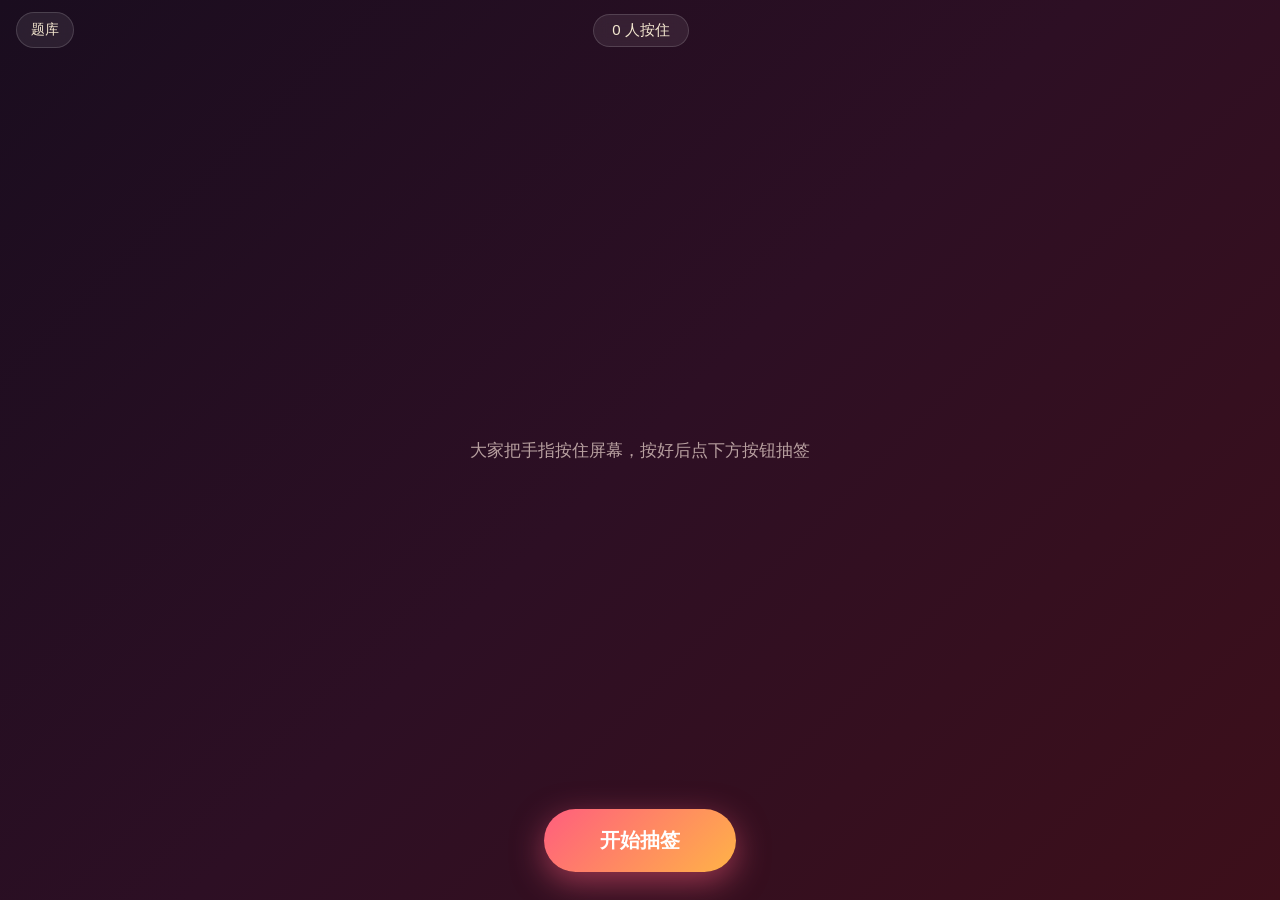
<file: site/drink-party-game/index.html>
<!DOCTYPE html>
<html lang="zh-CN">
<head>
  <meta charset="UTF-8">
  <meta name="viewport" content="width=device-width, initial-scale=1, maximum-scale=1, user-scalable=no, viewport-fit=cover">
  <meta name="apple-mobile-web-app-capable" content="yes">
  <meta name="apple-mobile-web-app-status-bar-style" content="black-translucent">
  <meta name="theme-color" content="#1a0d1f">
  <title>酒桌抽签 · Drink Party Game</title>
  <link rel="stylesheet" href="css/style.css">
</head>
<body>
  <div id="app">
    <!-- 游戏触控区（全屏，最底层）。所有手指都按在这里 -->
    <div id="play-area"></div>

    <!-- 顶部信息条 -->
    <div id="hud">
      <button id="tasks-btn" class="icon-btn">题库</button>
      <div id="counter" class="counter">0 人按住</div>
      <div class="hud-spacer"></div>
    </div>

    <!-- 中央提示 -->
    <div id="hint" class="hint">大家把手指按住屏幕，按好后点下方按钮抽签</div>

    <!-- 开始抽签按钮：是 play-area 的兄弟节点，叠加在最上层；
         用 touchstart 响应（多点触控下 click 常不触发），触控不冒泡到游戏区，
         所以点按钮的手指不会被算作游戏圆点 -->
    <button id="start-btn" class="start-btn">开始抽签</button>

    <!-- 结果横幅（顶部展示，中签者选定的惩罚；中奖圆点会被提到 z-index:30，不会被遮挡） -->
    <div id="result-banner" class="result-banner hidden">
      <div class="result-title">🎯 中签！</div>
      <div id="result-task" class="result-task"></div>
    </div>

    <!-- 惩罚选择面板：中签揭晓后从底部弹出，让中签者挑一个惩罚 -->
    <div id="task-picker" class="task-picker hidden">
      <div class="picker-card">
        <div class="picker-title">🎯 中签者请选惩罚</div>
        <div class="picker-sub">点一个执行，或随机帮你选</div>
        <div id="picker-list" class="picker-list"></div>
        <button id="picker-random" class="picker-random">🎲 随机帮我选</button>
      </div>
    </div>

    <!-- 题库管理页 -->
    <div id="tasks-page" class="page hidden">
      <header class="page-header">
        <button id="tasks-close" class="back-btn">‹ 返回</button>
        <h1>惩罚题库</h1>
        <div class="header-spacer"></div>
      </header>

      <div class="add-row">
        <input id="task-input" type="text" placeholder="输入惩罚任务，回车添加" maxlength="40">
        <button id="task-add-btn" class="add-btn">添加</button>
      </div>

      <div id="task-list" class="task-list"></div>

      <div class="templates">
        <div class="section-title">模板（点击追加到题库）</div>
        <div class="tpl-row">
          <button class="tpl-btn" data-tpl="classic">经典罚酒</button>
          <button class="tpl-btn" data-tpl="truth">真心话</button>
          <button class="tpl-btn" data-tpl="dare">大冒险</button>
          <button class="tpl-btn" data-tpl="mild">轻度养身</button>
        </div>
      </div>

      <div class="actions">
        <button id="clear-btn" class="ghost-btn">清空</button>
        <button id="export-btn" class="ghost-btn">导出 JSON</button>
        <label class="ghost-btn">导入 JSON<input id="import-btn" type="file" accept="application/json,.json" hidden></label>
        <button id="reset-btn" class="ghost-btn">恢复默认</button>
      </div>
    </div>

    <!-- 轻提示 -->
    <div id="toast" class="toast hidden"></div>
  </div>

  <script src="js/store.js" defer></script>
  <script src="js/game.js" defer></script>
  <script src="js/ui.js" defer></script>
</body>
</html>
</file>
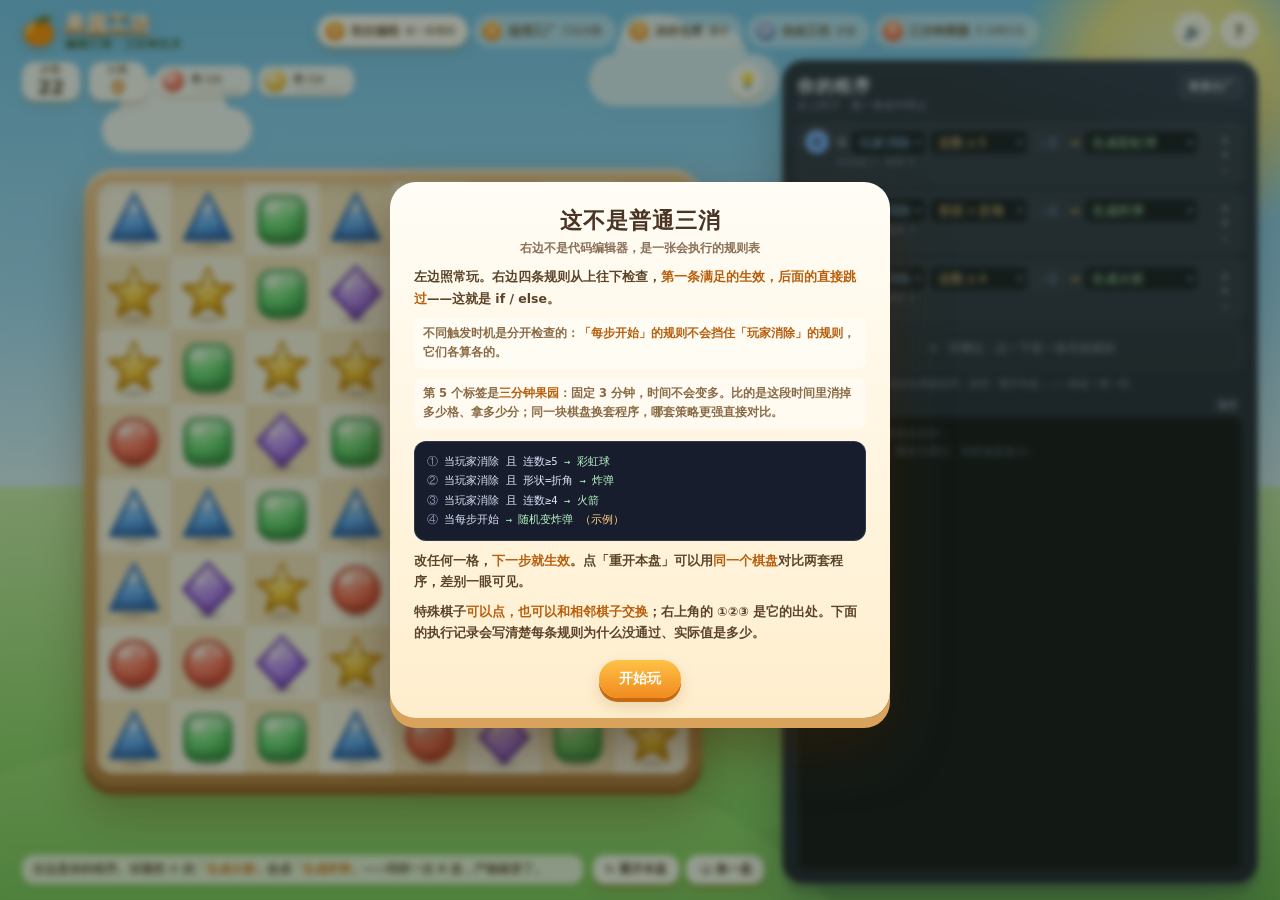
<file: site/match3-program/index.html>
<!DOCTYPE html>
<html lang="zh-CN">
<head>
<meta charset="utf-8">
<meta name="viewport" content="width=device-width, initial-scale=1, viewport-fit=cover">
<meta name="theme-color" content="#6fc3f2">
<title>果园工坊 · 编程三消 · 三分钟无尽</title>
<link rel="icon" href="data:image/svg+xml,%3Csvg xmlns='http://www.w3.org/2000/svg' viewBox='0 0 100 100'%3E%3Crect width='100' height='100' rx='22' fill='%23fff3d6'/%3E%3Ccircle cx='32' cy='33' r='18' fill='%23ff6b5b'/%3E%3Cpath d='M67 12 l6.5 13.5 15 2.2 -10.9 10.6 2.6 15 -13.2 -7 -13.2 7 2.6 -15 -10.9 -10.6 15 -2.2z' fill='%23ffc93c'/%3E%3Crect x='18' y='60' width='26' height='26' rx='8' fill='%235fd97a'/%3E%3Cpath d='M68 57 l19 16 -19 16 -19 -16z' fill='%23b07cff'/%3E%3C/svg%3E">
<link rel="stylesheet" href="css/base.css">
<link rel="stylesheet" href="css/style.css">
</head>
<body>

<!-- ===== 背景 ===== -->
<div class="scene" aria-hidden="true">
  <div class="sun"></div>
  <div class="cloud c1"></div>
  <div class="cloud c2"></div>
  <div class="cloud c3"></div>
  <div class="hill h2"></div>
  <div class="hill h1"></div>
</div>

<main class="app">

  <header class="topbar">
    <div class="brand">
      <span class="brand-mark">🍊</span>
      <div class="brand-tx">
        <h1>果园工坊</h1>
        <p>编程三消 <i>·</i> 三分钟无尽</p>
      </div>
    </div>
    <nav id="levelTabs" class="level-tabs" aria-label="关卡"></nav>
    <div class="top-actions">
      <button id="btnSound" class="ibtn" title="音效开关">🔊</button>
      <button id="btnHelp" class="ibtn" title="怎么玩">?</button>
    </div>
  </header>

  <div class="stage">

    <!-- ================= 左：盘面 ================= -->
    <section class="play-col">
      <div class="hud">
        <div class="hud-stat moves" id="movesBox">
          <span id="movesLabel">步数</span><b id="hudMoves">22</b>
          <i id="timeFill" class="time-fill"></i>
        </div>
        <div class="hud-stat score"><span>分数</span><b id="hudScore">0</b></div>
        <div id="goalbar" class="goalbar"></div>
        <div class="hud-tools">
          <button id="btnHint" class="tool" title="提示">💡</button>
        </div>
      </div>

      <div class="board-wrap" id="boardWrap">
        <div id="board" class="board">
          <div id="cells" class="cells"></div>
          <div id="tiles" class="tiles"></div>
          <div id="ice" class="ice-layer"></div>
          <div id="fx" class="fx"></div>
        </div>
      </div>

      <div class="play-foot">
        <p id="levelTip" class="level-tip"></p>
        <div class="board-actions">
          <button id="btnRestart" class="btn soft">↻ 重开本盘</button>
          <button id="btnNew" class="btn soft">🎲 换一盘</button>
        </div>
      </div>
    </section>

    <!-- ================= 右：程序 ================= -->
    <aside class="panel">
      <div class="panel-head">
        <div>
          <h2>你的程序</h2>
          <p>从上到下 · 第一条命中即止</p>
        </div>
        <button id="btnFactory" class="mini">恢复出厂</button>
      </div>

      <div id="rules" class="rules"></div>

      <div class="panel-note">
        改完，下一步生效。想对比两套程序，就用「重开本盘」——棋盘一模一样。
      </div>

      <div class="log-head">
        <h3>执行记录</h3>
        <button id="btnClearLog" class="mini ghost">清空</button>
      </div>
      <div id="log" class="log">
        <div class="log-empty">走一步。这里会逐条告诉你：<br>哪条规则触发了，哪条没通过、实际值是多少。</div>
      </div>

      <div id="recRow" class="rec-row"></div>
    </aside>

  </div>
</main>

<div id="overlay" class="overlay hidden"><div id="dialog" class="dialog"></div></div>
<div id="toast" class="toast"></div>

<!-- ============================================================
     棋子美术：沿用基础款的 5 个形状宝石（颜色 + 轮廓双通道）
     ============================================================ -->
<svg class="sprite" aria-hidden="true" focusable="false">
  <defs>
    <radialGradient id="g0" cx="34%" cy="26%" r="80%">
      <stop offset="0" stop-color="#ffb3a4"/><stop offset="52%" stop-color="#ff7160"/><stop offset="100%" stop-color="#d93b2b"/>
    </radialGradient>
    <radialGradient id="g1" cx="34%" cy="26%" r="80%">
      <stop offset="0" stop-color="#fff0a8"/><stop offset="52%" stop-color="#ffce3d"/><stop offset="100%" stop-color="#e09a08"/>
    </radialGradient>
    <radialGradient id="g2" cx="34%" cy="26%" r="80%">
      <stop offset="0" stop-color="#b6f5b8"/><stop offset="52%" stop-color="#63d977"/><stop offset="100%" stop-color="#2f9e45"/>
    </radialGradient>
    <radialGradient id="g3" cx="34%" cy="26%" r="80%">
      <stop offset="0" stop-color="#b3dcff"/><stop offset="52%" stop-color="#5aabff"/><stop offset="100%" stop-color="#2a6fd0"/>
    </radialGradient>
    <radialGradient id="g4" cx="34%" cy="26%" r="80%">
      <stop offset="0" stop-color="#e2c6ff"/><stop offset="52%" stop-color="#b481ff"/><stop offset="100%" stop-color="#7a3fd0"/>
    </radialGradient>
    <radialGradient id="shade" cx="50%" cy="50%" r="50%">
      <stop offset="0" stop-color="#3a2410" stop-opacity=".28"/>
      <stop offset="65%" stop-color="#3a2410" stop-opacity=".12"/>
      <stop offset="100%" stop-color="#3a2410" stop-opacity="0"/>
    </radialGradient>
    <linearGradient id="sheen" x1="0" y1="0" x2="0" y2="1">
      <stop offset="0" stop-color="#fff" stop-opacity=".55"/>
      <stop offset=".42" stop-color="#fff" stop-opacity=".04"/>
      <stop offset=".72" stop-color="#000" stop-opacity="0"/>
      <stop offset="1" stop-color="#000" stop-opacity=".2"/>
    </linearGradient>
  </defs>

  <symbol id="a0" viewBox="0 0 100 100">
    <ellipse cx="50" cy="89" rx="27" ry="7" fill="url(#shade)"/>
    <circle cx="50" cy="51" r="33" fill="url(#g0)" stroke="#c9382a" stroke-width="6"/>
    <circle cx="50" cy="51" r="33" fill="url(#sheen)"/>
    <ellipse cx="36" cy="36" rx="11" ry="6.4" fill="#fff" opacity=".62" transform="rotate(-30 36 36)"/>
    <circle cx="64" cy="37" r="3" fill="#fff" opacity=".8"/>
  </symbol>

  <symbol id="a1" viewBox="0 0 100 100">
    <ellipse cx="50" cy="89" rx="27" ry="7" fill="url(#shade)"/>
    <polygon points="50,14 59.7,38.65 86.14,40.26 65.69,57.1 72.34,82.74 50,68.5 27.66,82.74 34.31,57.1 13.86,40.26 40.3,38.65" fill="url(#g1)" stroke="#d08c05" stroke-width="6" stroke-linejoin="round"/>
    <polygon points="50,14 59.7,38.65 86.14,40.26 65.69,57.1 72.34,82.74 50,68.5 27.66,82.74 34.31,57.1 13.86,40.26 40.3,38.65" fill="url(#sheen)"/>
    <ellipse cx="50" cy="27.5" rx="4" ry="7" fill="#fff" opacity=".66"/>
    <circle cx="59" cy="46" r="2.6" fill="#fff" opacity=".75"/>
  </symbol>

  <symbol id="a2" viewBox="0 0 100 100">
    <ellipse cx="50" cy="89" rx="27" ry="7" fill="url(#shade)"/>
    <rect x="17" y="18" width="66" height="66" rx="18" fill="url(#g2)" stroke="#2f9445" stroke-width="6"/>
    <rect x="17" y="18" width="66" height="66" rx="18" fill="url(#sheen)"/>
    <ellipse cx="35" cy="34" rx="10" ry="5.6" fill="#fff" opacity=".6" transform="rotate(-32 35 34)"/>
    <circle cx="64" cy="36" r="2.8" fill="#fff" opacity=".78"/>
  </symbol>

  <symbol id="a3" viewBox="0 0 100 100">
    <ellipse cx="50" cy="89" rx="27" ry="7" fill="url(#shade)"/>
    <path d="M50 14 L84 80 H16 Z" fill="url(#g3)" stroke="#2a6bc4" stroke-width="6" stroke-linejoin="round"/>
    <path d="M50 14 L84 80 H16 Z" fill="url(#sheen)"/>
    <ellipse cx="50" cy="35" rx="5.6" ry="5" fill="#fff" opacity=".62"/>
    <circle cx="60" cy="52" r="2.4" fill="#fff" opacity=".7"/>
  </symbol>

  <symbol id="a4" viewBox="0 0 100 100">
    <ellipse cx="50" cy="89" rx="27" ry="7" fill="url(#shade)"/>
    <polygon points="50,12 85,50 50,88 15,50" fill="url(#g4)" stroke="#6d33c0" stroke-width="6" stroke-linejoin="round"/>
    <polygon points="50,12 85,50 50,88 15,50" fill="url(#sheen)"/>
    <ellipse cx="37" cy="37" rx="8" ry="4.6" fill="#fff" opacity=".62" transform="rotate(-40 37 37)"/>
    <circle cx="62" cy="40" r="2.6" fill="#fff" opacity=".76"/>
  </symbol>
</svg>

<script src="js/engine.js"></script>
<script src="js/audio.js"></script>
<script src="js/view.js"></script>
<script src="js/app.js"></script>
</body>
</html>
</file>
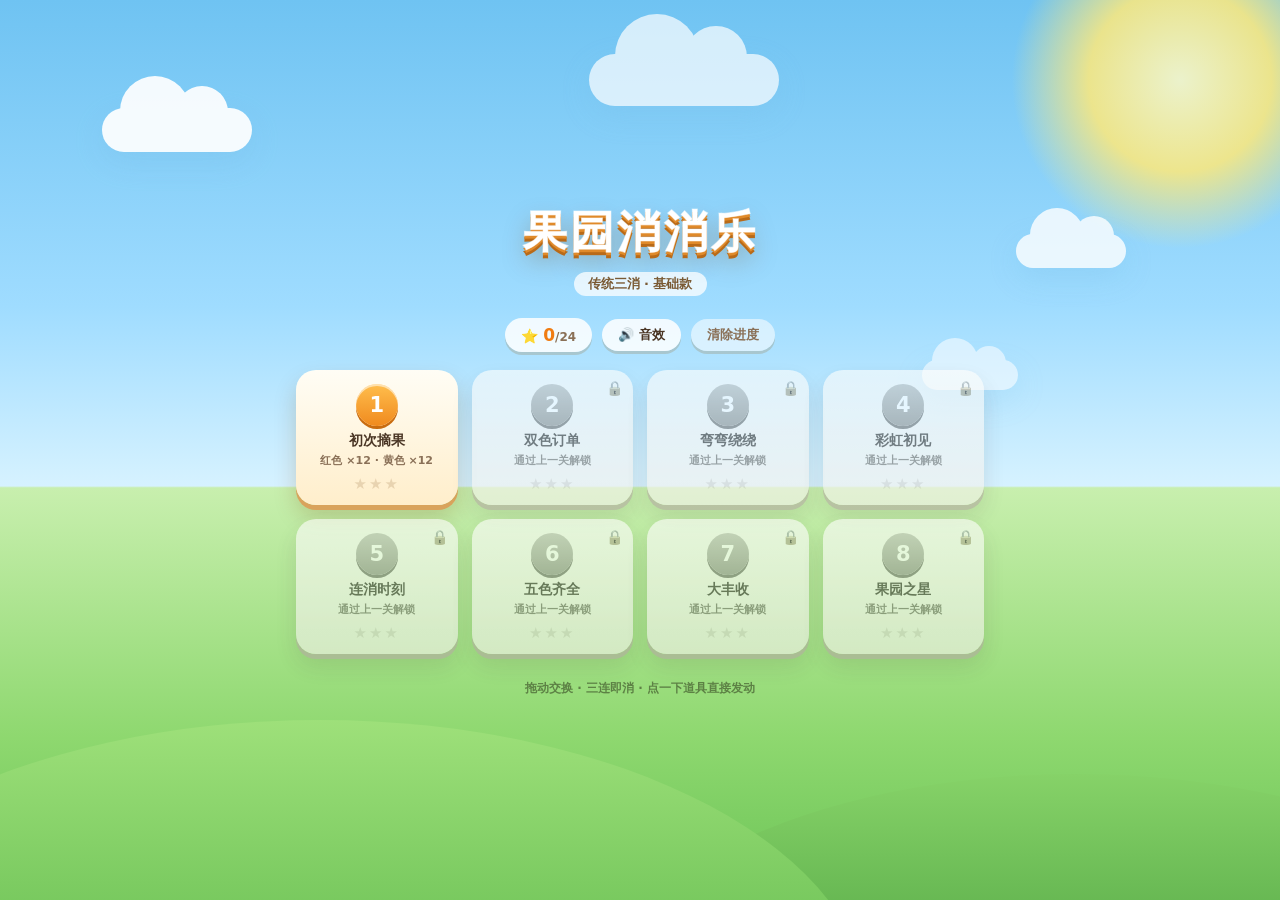
<file: site/match3/index.html>
<!DOCTYPE html>
<html lang="zh-CN">
<head>
<meta charset="utf-8">
<meta name="viewport" content="width=device-width, initial-scale=1, viewport-fit=cover">
<meta name="theme-color" content="#7ec8f5">
<title>果园消消乐 · 基础款</title>
<link rel="icon" href="data:image/svg+xml,%3Csvg xmlns='http://www.w3.org/2000/svg' viewBox='0 0 100 100'%3E%3Crect width='100' height='100' rx='22' fill='%23fff3d6'/%3E%3Ccircle cx='32' cy='33' r='18' fill='%23ff6b5b'/%3E%3Cpath d='M67 12 l6.5 13.5 15 2.2 -10.9 10.6 2.6 15 -13.2 -7 -13.2 7 2.6 -15 -10.9 -10.6 15 -2.2z' fill='%23ffc93c'/%3E%3Crect x='18' y='60' width='26' height='26' rx='8' fill='%235fd97a'/%3E%3Cpath d='M68 57 l19 16 -19 16 -19 -16z' fill='%23b07cff'/%3E%3C/svg%3E">
<link rel="stylesheet" href="css/style.css">
</head>
<body>

<!-- ===== 背景场景 ===== -->
<div class="scene" aria-hidden="true">
  <div class="sun"></div>
  <div class="cloud c1"></div>
  <div class="cloud c2"></div>
  <div class="cloud c3"></div>
  <div class="cloud c4"></div>
  <div class="hill h3"></div>
  <div class="hill h2"></div>
  <div class="hill h1"></div>
</div>

<main class="app">

  <!-- ================= 关卡地图 ================= -->
  <section id="scrMap" class="screen">
   <div class="map-inner">
    <header class="logo">
      <h1>果园消消乐</h1>
      <p>传统三消 · 基础款</p>
    </header>

    <div class="mapbar">
      <span class="pill">⭐ <b id="mapStars">0</b><i>/24</i></span>
      <button id="btnMapSound" class="pill-btn">🔊 音效</button>
      <button id="btnReset" class="pill-btn ghost">清除进度</button>
    </div>

    <div id="levels" class="levels"></div>

    <p class="footnote">拖动交换 · 三连即消 · 点一下道具直接发动</p>
   </div>
  </section>

  <!-- ================= 游戏 ================= -->
  <section id="scrGame" class="screen hidden">
    <div class="topbar">
      <button id="btnBack" class="ibtn" title="返回关卡地图">←</button>
      <div class="lvtag"><b id="hudLvNo">1</b><span id="hudLvName">初次摘果</span></div>
      <div class="spacer"></div>
      <div class="stat-box"><span>步数</span><b id="hudMoves">20</b></div>
      <div class="stat-box"><span>分数</span><b id="hudScore">0</b></div>
      <button id="btnSound" class="ibtn" title="音效开关">🔊</button>
    </div>

    <div id="goalbar" class="goalbar"></div>

    <div class="board-wrap" id="boardWrap">
      <div id="board" class="board">
        <div id="cells" class="cells"></div>
        <div id="tiles" class="tiles"></div>
        <div id="fx" class="fx"></div>
      </div>
    </div>

    <div class="actions">
      <button id="btnHint" class="btn soft">💡 提示</button>
      <button id="btnRestart" class="btn soft">↻ 重开</button>
    </div>
  </section>

</main>

<div id="overlay" class="overlay hidden"><div id="dialog" class="dialog"></div></div>
<div id="toast" class="toast"></div>

<!-- ============================================================
     棋子美术：5 个经典形状宝石，纯 SVG（无图片素材）
     颜色 + 轮廓双重区分：圆 / 星 / 方 / 三角 / 菱形
     ============================================================ -->
<svg class="sprite" aria-hidden="true" focusable="false">
  <defs>
    <radialGradient id="g0" cx="34%" cy="26%" r="80%">
      <stop offset="0" stop-color="#ffb3a4"/><stop offset="52%" stop-color="#ff7160"/><stop offset="100%" stop-color="#d93b2b"/>
    </radialGradient>
    <radialGradient id="g1" cx="34%" cy="26%" r="80%">
      <stop offset="0" stop-color="#fff0a8"/><stop offset="52%" stop-color="#ffce3d"/><stop offset="100%" stop-color="#e09a08"/>
    </radialGradient>
    <radialGradient id="g2" cx="34%" cy="26%" r="80%">
      <stop offset="0" stop-color="#b6f5b8"/><stop offset="52%" stop-color="#63d977"/><stop offset="100%" stop-color="#2f9e45"/>
    </radialGradient>
    <radialGradient id="g3" cx="34%" cy="26%" r="80%">
      <stop offset="0" stop-color="#b3dcff"/><stop offset="52%" stop-color="#5aabff"/><stop offset="100%" stop-color="#2a6fd0"/>
    </radialGradient>
    <radialGradient id="g4" cx="34%" cy="26%" r="80%">
      <stop offset="0" stop-color="#e2c6ff"/><stop offset="52%" stop-color="#b481ff"/><stop offset="100%" stop-color="#7a3fd0"/>
    </radialGradient>
    <!-- 落地接触阴影：软边，避免出现一条硬灰杠 -->
    <radialGradient id="shade" cx="50%" cy="50%" r="50%">
      <stop offset="0" stop-color="#3a2410" stop-opacity=".28"/>
      <stop offset="65%" stop-color="#3a2410" stop-opacity=".12"/>
      <stop offset="100%" stop-color="#3a2410" stop-opacity="0"/>
    </radialGradient>
    <!-- 统一的高光罩：上亮下暗，让 5 个形状看起来是同一套「糖」 -->
    <linearGradient id="sheen" x1="0" y1="0" x2="0" y2="1">
      <stop offset="0" stop-color="#fff" stop-opacity=".55"/>
      <stop offset=".42" stop-color="#fff" stop-opacity=".04"/>
      <stop offset=".72" stop-color="#000" stop-opacity="0"/>
      <stop offset="1" stop-color="#000" stop-opacity=".2"/>
    </linearGradient>
  </defs>

  <!-- 0 红 · 圆宝石 -->
  <symbol id="a0" viewBox="0 0 100 100">
    <ellipse cx="50" cy="89" rx="27" ry="7" fill="url(#shade)"/>
    <circle cx="50" cy="51" r="33" fill="url(#g0)" stroke="#c9382a" stroke-width="6"/>
    <circle cx="50" cy="51" r="33" fill="url(#sheen)"/>
    <ellipse cx="36" cy="36" rx="11" ry="6.4" fill="#fff" opacity=".62" transform="rotate(-30 36 36)"/>
    <circle cx="64" cy="37" r="3" fill="#fff" opacity=".8"/>
  </symbol>

  <!-- 1 黄 · 星星 -->
  <symbol id="a1" viewBox="0 0 100 100">
    <ellipse cx="50" cy="89" rx="27" ry="7" fill="url(#shade)"/>
    <polygon points="50,14 59.7,38.65 86.14,40.26 65.69,57.1 72.34,82.74 50,68.5 27.66,82.74 34.31,57.1 13.86,40.26 40.3,38.65" fill="url(#g1)" stroke="#d08c05" stroke-width="6" stroke-linejoin="round"/>
    <polygon points="50,14 59.7,38.65 86.14,40.26 65.69,57.1 72.34,82.74 50,68.5 27.66,82.74 34.31,57.1 13.86,40.26 40.3,38.65" fill="url(#sheen)"/>
    <ellipse cx="50" cy="27.5" rx="4" ry="7" fill="#fff" opacity=".66"/>
    <circle cx="59" cy="46" r="2.6" fill="#fff" opacity=".75"/>
  </symbol>

  <!-- 2 绿 · 方糖 -->
  <symbol id="a2" viewBox="0 0 100 100">
    <ellipse cx="50" cy="89" rx="27" ry="7" fill="url(#shade)"/>
    <rect x="17" y="18" width="66" height="66" rx="18" fill="url(#g2)" stroke="#2f9445" stroke-width="6"/>
    <rect x="17" y="18" width="66" height="66" rx="18" fill="url(#sheen)"/>
    <ellipse cx="35" cy="34" rx="10" ry="5.6" fill="#fff" opacity=".6" transform="rotate(-32 35 34)"/>
    <circle cx="64" cy="36" r="2.8" fill="#fff" opacity=".78"/>
  </symbol>

  <!-- 3 蓝 · 三角 -->
  <symbol id="a3" viewBox="0 0 100 100">
    <ellipse cx="50" cy="89" rx="27" ry="7" fill="url(#shade)"/>
    <path d="M50 14 L84 80 H16 Z" fill="url(#g3)" stroke="#2a6bc4" stroke-width="6" stroke-linejoin="round"/>
    <path d="M50 14 L84 80 H16 Z" fill="url(#sheen)"/>
    <ellipse cx="50" cy="35" rx="5.6" ry="5" fill="#fff" opacity=".62"/>
    <circle cx="60" cy="52" r="2.4" fill="#fff" opacity=".7"/>
  </symbol>

  <!-- 4 紫 · 菱形 -->
  <symbol id="a4" viewBox="0 0 100 100">
    <ellipse cx="50" cy="89" rx="27" ry="7" fill="url(#shade)"/>
    <polygon points="50,12 85,50 50,88 15,50" fill="url(#g4)" stroke="#6d33c0" stroke-width="6" stroke-linejoin="round"/>
    <polygon points="50,12 85,50 50,88 15,50" fill="url(#sheen)"/>
    <ellipse cx="37" cy="37" rx="8" ry="4.6" fill="#fff" opacity=".62" transform="rotate(-40 37 37)"/>
    <circle cx="62" cy="40" r="2.6" fill="#fff" opacity=".76"/>
  </symbol>
</svg>

<script src="js/engine.js"></script>
<script src="js/audio.js"></script>
<script src="js/view.js"></script>
<script src="js/game.js"></script>
</body>
</html>
</file>
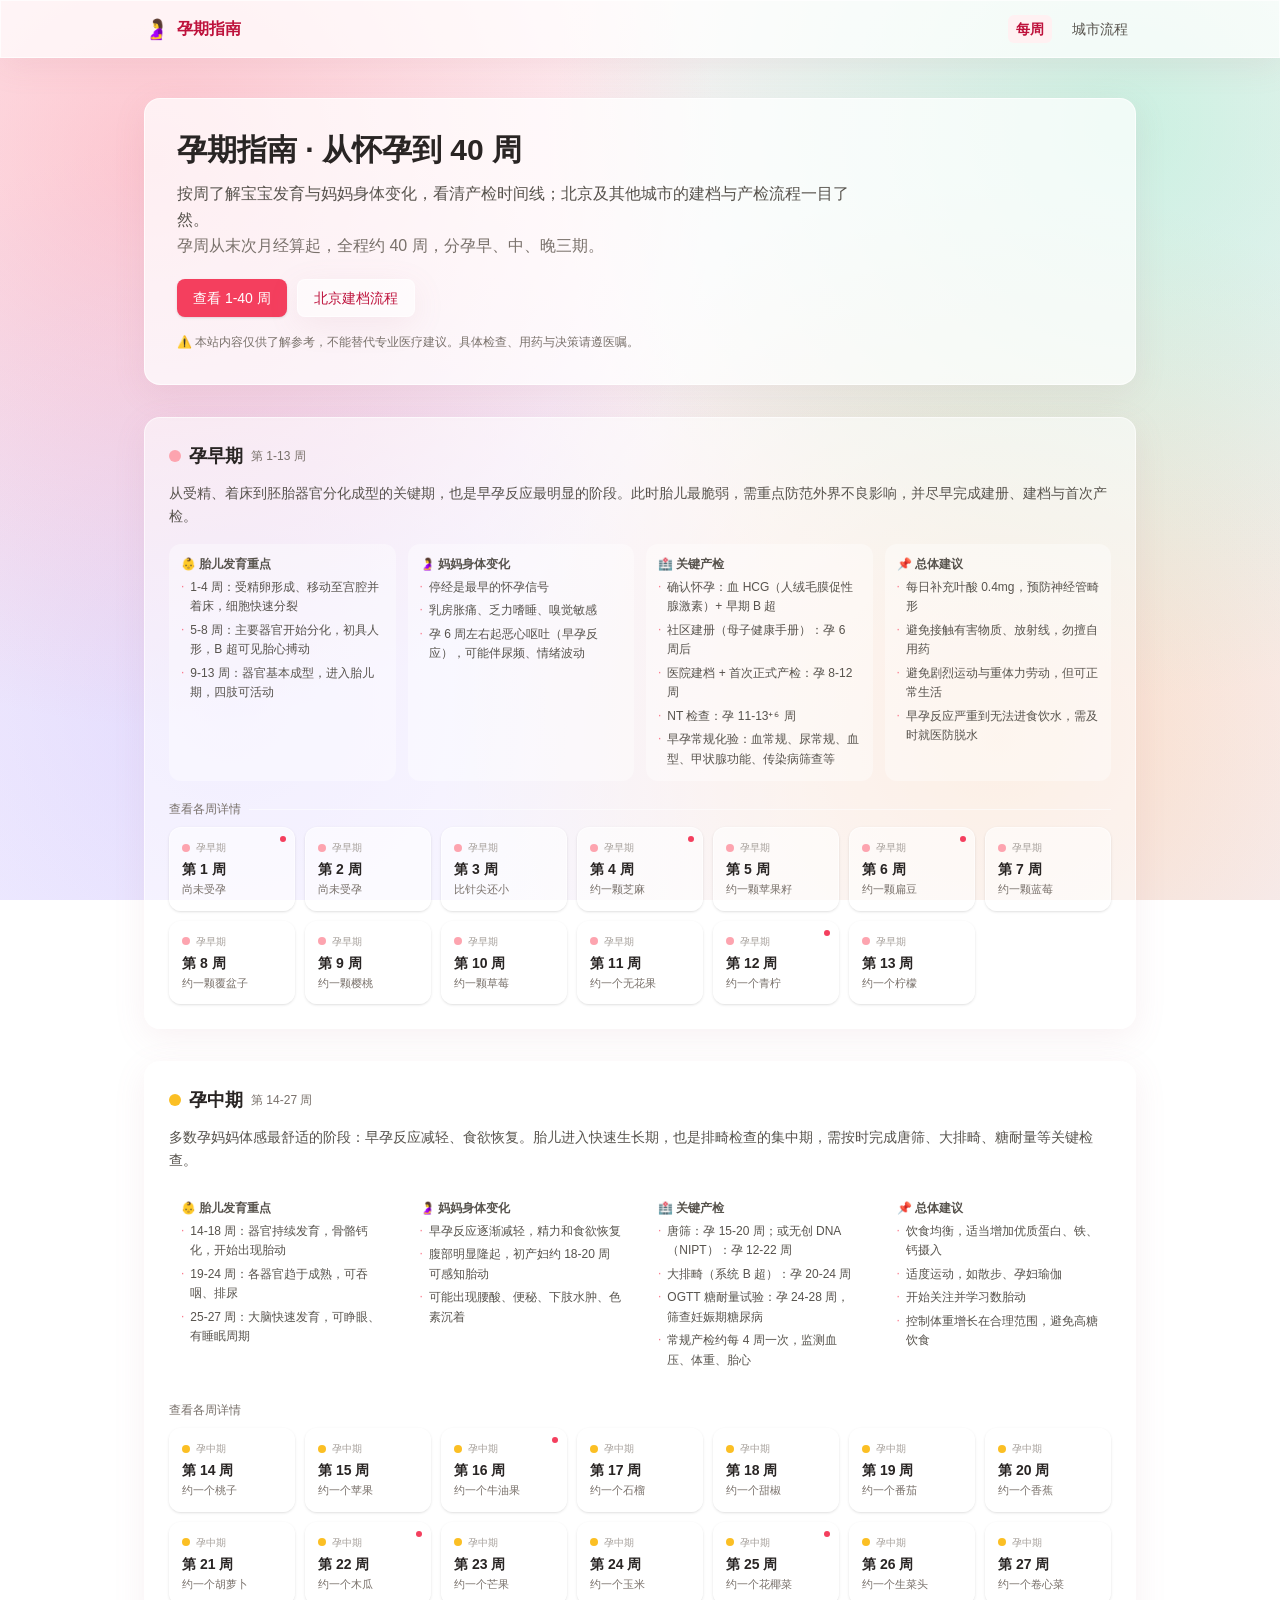
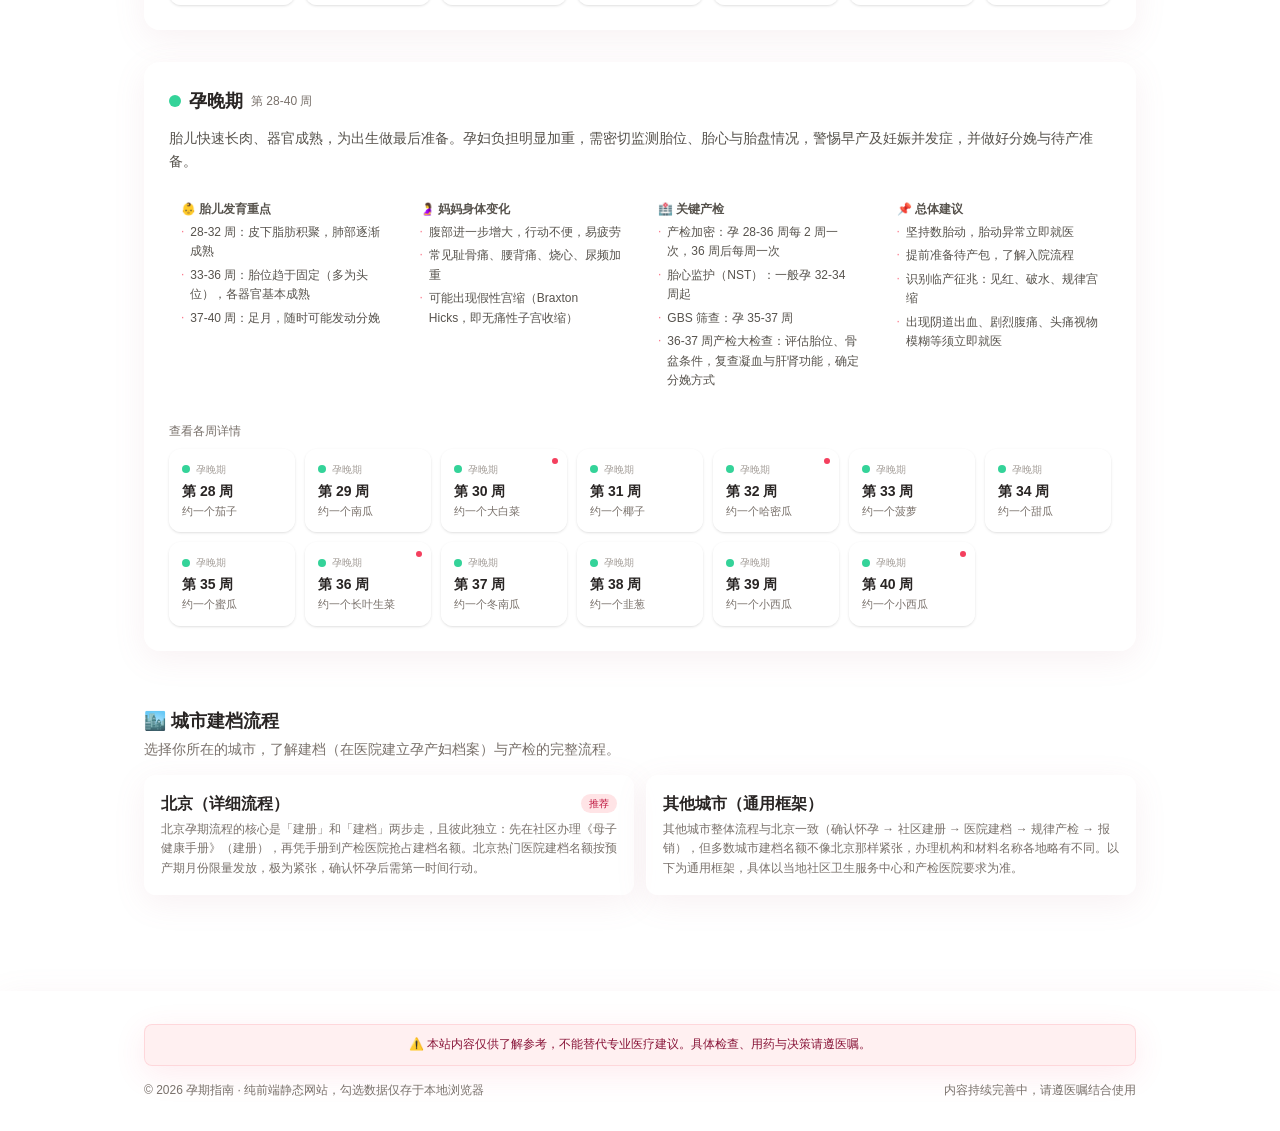
<file: site/pregnancy/index.html>
<!doctype html>
<html lang="zh-CN">
  <head>
    <meta charset="UTF-8" />
    <link rel="icon" type="image/svg+xml" href="data:image/svg+xml,%3Csvg%20xmlns='http://www.w3.org/2000/svg'%20viewBox='0%200%2032%2032'%3E%3Cpath%20fill='%23f43f5e'%20d='M16%2028S4%2020.5%204%2012.2A5.8%205.8%200%200%201%2016%209.2a5.8%205.8%200%200%201%2012%203c0%208.3-12%2015.8-12%2015.8z'/%3E%3C/svg%3E" />
    <meta name="viewport" content="width=device-width, initial-scale=1.0" />
    <title>孕期指南 · 1-40周全流程</title>
    <meta
      name="description"
      content="从刚怀孕到40周，每周该做什么、北京及其他城市建档产检全流程指南。纯前端静态网站，数据仅存本地。"
    />
    <script type="module" crossorigin>(function(){const s=document.createElement("link").relList;if(s&&s.supports&&s.supports("modulepreload"))return;for(const m of document.querySelectorAll('link[rel="modulepreload"]'))f(m);new MutationObserver(m=>{for(const d of m)if(d.type==="childList")for(const b of d.addedNodes)b.tagName==="LINK"&&b.rel==="modulepreload"&&f(b)}).observe(document,{childList:!0,subtree:!0});function o(m){const d={};return m.integrity&&(d.integrity=m.integrity),m.referrerPolicy&&(d.referrerPolicy=m.referrerPolicy),m.crossOrigin==="use-credentials"?d.credentials="include":m.crossOrigin==="anonymous"?d.credentials="omit":d.credentials="same-origin",d}function f(m){if(m.ep)return;m.ep=!0;const d=o(m);fetch(m.href,d)}})();var jf={exports:{}},Mn={};/**
 * @license React
 * react-jsx-runtime.production.js
 *
 * Copyright (c) Meta Platforms, Inc. and affiliates.
 *
 * This source code is licensed under the MIT license found in the
 * LICENSE file in the root directory of this source tree.
 */var nd;function v0(){if(nd)return Mn;nd=1;var i=Symbol.for("react.transitional.element"),s=Symbol.for("react.fragment");function o(f,m,d){var b=null;if(d!==void 0&&(b=""+d),m.key!==void 0&&(b=""+m.key),"key"in m){d={};for(var R in m)R!=="key"&&(d[R]=m[R])}else d=m;return m=d.ref,{$$typeof:i,type:f,key:b,ref:m!==void 0?m:null,props:d}}return Mn.Fragment=s,Mn.jsx=o,Mn.jsxs=o,Mn}var ud;function g0(){return ud||(ud=1,jf.exports=v0()),jf.exports}var p=g0(),Uf={exports:{}},I={};/**
 * @license React
 * react.production.js
 *
 * Copyright (c) Meta Platforms, Inc. and affiliates.
 *
 * This source code is licensed under the MIT license found in the
 * LICENSE file in the root directory of this source tree.
 */var id;function p0(){if(id)return I;id=1;var i=Symbol.for("react.transitional.element"),s=Symbol.for("react.portal"),o=Symbol.for("react.fragment"),f=Symbol.for("react.strict_mode"),m=Symbol.for("react.profiler"),d=Symbol.for("react.consumer"),b=Symbol.for("react.context"),R=Symbol.for("react.forward_ref"),S=Symbol.for("react.suspense"),y=Symbol.for("react.memo"),O=Symbol.for("react.lazy"),A=Symbol.for("react.activity"),H=Symbol.iterator;function Z(g){return g===null||typeof g!="object"?null:(g=H&&g[H]||g["@@iterator"],typeof g=="function"?g:null)}var V={isMounted:function(){return!1},enqueueForceUpdate:function(){},enqueueReplaceState:function(){},enqueueSetState:function(){}},L=Object.assign,Y={};function G(g,U,q){this.props=g,this.context=U,this.refs=Y,this.updater=q||V}G.prototype.isReactComponent={},G.prototype.setState=function(g,U){if(typeof g!="object"&&typeof g!="function"&&g!=null)throw Error("takes an object of state variables to update or a function which returns an object of state variables.");this.updater.enqueueSetState(this,g,U,"setState")},G.prototype.forceUpdate=function(g){this.updater.enqueueForceUpdate(this,g,"forceUpdate")};function $(){}$.prototype=G.prototype;function k(g,U,q){this.props=g,this.context=U,this.refs=Y,this.updater=q||V}var yt=k.prototype=new $;yt.constructor=k,L(yt,G.prototype),yt.isPureReactComponent=!0;var mt=Array.isArray;function Et(){}var F={H:null,A:null,T:null,S:null},_t=Object.prototype.hasOwnProperty;function Kt(g,U,q){var w=q.ref;return{$$typeof:i,type:g,key:U,ref:w!==void 0?w:null,props:q}}function Ue(g,U){return Kt(g.type,U,g.props)}function ye(g){return typeof g=="object"&&g!==null&&g.$$typeof===i}function Jt(g){var U={"=":"=0",":":"=2"};return"$"+g.replace(/[=:]/g,function(q){return U[q]})}var He=/\/+/g;function ve(g,U){return typeof g=="object"&&g!==null&&g.key!=null?Jt(""+g.key):U.toString(36)}function jt(g){switch(g.status){case"fulfilled":return g.value;case"rejected":throw g.reason;default:switch(typeof g.status=="string"?g.then(Et,Et):(g.status="pending",g.then(function(U){g.status==="pending"&&(g.status="fulfilled",g.value=U)},function(U){g.status==="pending"&&(g.status="rejected",g.reason=U)})),g.status){case"fulfilled":return g.value;case"rejected":throw g.reason}}throw g}function D(g,U,q,w,P){var lt=typeof g;(lt==="undefined"||lt==="boolean")&&(g=null);var ot=!1;if(g===null)ot=!0;else switch(lt){case"bigint":case"string":case"number":ot=!0;break;case"object":switch(g.$$typeof){case i:case s:ot=!0;break;case O:return ot=g._init,D(ot(g._payload),U,q,w,P)}}if(ot)return P=P(g),ot=w===""?"."+ve(g,0):w,mt(P)?(q="",ot!=null&&(q=ot.replace(He,"$&/")+"/"),D(P,U,q,"",function(qa){return qa})):P!=null&&(ye(P)&&(P=Ue(P,q+(P.key==null||g&&g.key===P.key?"":(""+P.key).replace(He,"$&/")+"/")+ot)),U.push(P)),1;ot=0;var Wt=w===""?".":w+":";if(mt(g))for(var Ot=0;Ot<g.length;Ot++)w=g[Ot],lt=Wt+ve(w,Ot),ot+=D(w,U,q,lt,P);else if(Ot=Z(g),typeof Ot=="function")for(g=Ot.call(g),Ot=0;!(w=g.next()).done;)w=w.value,lt=Wt+ve(w,Ot++),ot+=D(w,U,q,lt,P);else if(lt==="object"){if(typeof g.then=="function")return D(jt(g),U,q,w,P);throw U=String(g),Error("Objects are not valid as a React child (found: "+(U==="[object Object]"?"object with keys {"+Object.keys(g).join(", ")+"}":U)+"). If you meant to render a collection of children, use an array instead.")}return ot}function B(g,U,q){if(g==null)return g;var w=[],P=0;return D(g,w,"","",function(lt){return U.call(q,lt,P++)}),w}function W(g){if(g._status===-1){var U=g._result;U=U(),U.then(function(q){(g._status===0||g._status===-1)&&(g._status=1,g._result=q)},function(q){(g._status===0||g._status===-1)&&(g._status=2,g._result=q)}),g._status===-1&&(g._status=0,g._result=U)}if(g._status===1)return g._result.default;throw g._result}var vt=typeof reportError=="function"?reportError:function(g){if(typeof window=="object"&&typeof window.ErrorEvent=="function"){var U=new window.ErrorEvent("error",{bubbles:!0,cancelable:!0,message:typeof g=="object"&&g!==null&&typeof g.message=="string"?String(g.message):String(g),error:g});if(!window.dispatchEvent(U))return}else if(typeof process=="object"&&typeof process.emit=="function"){process.emit("uncaughtException",g);return}console.error(g)},St={map:B,forEach:function(g,U,q){B(g,function(){U.apply(this,arguments)},q)},count:function(g){var U=0;return B(g,function(){U++}),U},toArray:function(g){return B(g,function(U){return U})||[]},only:function(g){if(!ye(g))throw Error("React.Children.only expected to receive a single React element child.");return g}};return I.Activity=A,I.Children=St,I.Component=G,I.Fragment=o,I.Profiler=m,I.PureComponent=k,I.StrictMode=f,I.Suspense=S,I.__CLIENT_INTERNALS_DO_NOT_USE_OR_WARN_USERS_THEY_CANNOT_UPGRADE=F,I.__COMPILER_RUNTIME={__proto__:null,c:function(g){return F.H.useMemoCache(g)}},I.cache=function(g){return function(){return g.apply(null,arguments)}},I.cacheSignal=function(){return null},I.cloneElement=function(g,U,q){if(g==null)throw Error("The argument must be a React element, but you passed "+g+".");var w=L({},g.props),P=g.key;if(U!=null)for(lt in U.key!==void 0&&(P=""+U.key),U)!_t.call(U,lt)||lt==="key"||lt==="__self"||lt==="__source"||lt==="ref"&&U.ref===void 0||(w[lt]=U[lt]);var lt=arguments.length-2;if(lt===1)w.children=q;else if(1<lt){for(var ot=Array(lt),Wt=0;Wt<lt;Wt++)ot[Wt]=arguments[Wt+2];w.children=ot}return Kt(g.type,P,w)},I.createContext=function(g){return g={$$typeof:b,_currentValue:g,_currentValue2:g,_threadCount:0,Provider:null,Consumer:null},g.Provider=g,g.Consumer={$$typeof:d,_context:g},g},I.createElement=function(g,U,q){var w,P={},lt=null;if(U!=null)for(w in U.key!==void 0&&(lt=""+U.key),U)_t.call(U,w)&&w!=="key"&&w!=="__self"&&w!=="__source"&&(P[w]=U[w]);var ot=arguments.length-2;if(ot===1)P.children=q;else if(1<ot){for(var Wt=Array(ot),Ot=0;Ot<ot;Ot++)Wt[Ot]=arguments[Ot+2];P.children=Wt}if(g&&g.defaultProps)for(w in ot=g.defaultProps,ot)P[w]===void 0&&(P[w]=ot[w]);return Kt(g,lt,P)},I.createRef=function(){return{current:null}},I.forwardRef=function(g){return{$$typeof:R,render:g}},I.isValidElement=ye,I.lazy=function(g){return{$$typeof:O,_payload:{_status:-1,_result:g},_init:W}},I.memo=function(g,U){return{$$typeof:y,type:g,compare:U===void 0?null:U}},I.startTransition=function(g){var U=F.T,q={};F.T=q;try{var w=g(),P=F.S;P!==null&&P(q,w),typeof w=="object"&&w!==null&&typeof w.then=="function"&&w.then(Et,vt)}catch(lt){vt(lt)}finally{U!==null&&q.types!==null&&(U.types=q.types),F.T=U}},I.unstable_useCacheRefresh=function(){return F.H.useCacheRefresh()},I.use=function(g){return F.H.use(g)},I.useActionState=function(g,U,q){return F.H.useActionState(g,U,q)},I.useCallback=function(g,U){return F.H.useCallback(g,U)},I.useContext=function(g){return F.H.useContext(g)},I.useDebugValue=function(){},I.useDeferredValue=function(g,U){return F.H.useDeferredValue(g,U)},I.useEffect=function(g,U){return F.H.useEffect(g,U)},I.useEffectEvent=function(g){return F.H.useEffectEvent(g)},I.useId=function(){return F.H.useId()},I.useImperativeHandle=function(g,U,q){return F.H.useImperativeHandle(g,U,q)},I.useInsertionEffect=function(g,U){return F.H.useInsertionEffect(g,U)},I.useLayoutEffect=function(g,U){return F.H.useLayoutEffect(g,U)},I.useMemo=function(g,U){return F.H.useMemo(g,U)},I.useOptimistic=function(g,U){return F.H.useOptimistic(g,U)},I.useReducer=function(g,U,q){return F.H.useReducer(g,U,q)},I.useRef=function(g){return F.H.useRef(g)},I.useState=function(g){return F.H.useState(g)},I.useSyncExternalStore=function(g,U,q){return F.H.useSyncExternalStore(g,U,q)},I.useTransition=function(){return F.H.useTransition()},I.version="19.2.8",I}var cd;function Vf(){return cd||(cd=1,Uf.exports=p0()),Uf.exports}var C=Vf(),Hf={exports:{}},jn={},Bf={exports:{}},Gf={};/**
 * @license React
 * scheduler.production.js
 *
 * Copyright (c) Meta Platforms, Inc. and affiliates.
 *
 * This source code is licensed under the MIT license found in the
 * LICENSE file in the root directory of this source tree.
 */var fd;function b0(){return fd||(fd=1,(function(i){function s(D,B){var W=D.length;D.push(B);t:for(;0<W;){var vt=W-1>>>1,St=D[vt];if(0<m(St,B))D[vt]=B,D[W]=St,W=vt;else break t}}function o(D){return D.length===0?null:D[0]}function f(D){if(D.length===0)return null;var B=D[0],W=D.pop();if(W!==B){D[0]=W;t:for(var vt=0,St=D.length,g=St>>>1;vt<g;){var U=2*(vt+1)-1,q=D[U],w=U+1,P=D[w];if(0>m(q,W))w<St&&0>m(P,q)?(D[vt]=P,D[w]=W,vt=w):(D[vt]=q,D[U]=W,vt=U);else if(w<St&&0>m(P,W))D[vt]=P,D[w]=W,vt=w;else break t}}return B}function m(D,B){var W=D.sortIndex-B.sortIndex;return W!==0?W:D.id-B.id}if(i.unstable_now=void 0,typeof performance=="object"&&typeof performance.now=="function"){var d=performance;i.unstable_now=function(){return d.now()}}else{var b=Date,R=b.now();i.unstable_now=function(){return b.now()-R}}var S=[],y=[],O=1,A=null,H=3,Z=!1,V=!1,L=!1,Y=!1,G=typeof setTimeout=="function"?setTimeout:null,$=typeof clearTimeout=="function"?clearTimeout:null,k=typeof setImmediate<"u"?setImmediate:null;function yt(D){for(var B=o(y);B!==null;){if(B.callback===null)f(y);else if(B.startTime<=D)f(y),B.sortIndex=B.expirationTime,s(S,B);else break;B=o(y)}}function mt(D){if(L=!1,yt(D),!V)if(o(S)!==null)V=!0,Et||(Et=!0,Jt());else{var B=o(y);B!==null&&jt(mt,B.startTime-D)}}var Et=!1,F=-1,_t=5,Kt=-1;function Ue(){return Y?!0:!(i.unstable_now()-Kt<_t)}function ye(){if(Y=!1,Et){var D=i.unstable_now();Kt=D;var B=!0;try{t:{V=!1,L&&(L=!1,$(F),F=-1),Z=!0;var W=H;try{e:{for(yt(D),A=o(S);A!==null&&!(A.expirationTime>D&&Ue());){var vt=A.callback;if(typeof vt=="function"){A.callback=null,H=A.priorityLevel;var St=vt(A.expirationTime<=D);if(D=i.unstable_now(),typeof St=="function"){A.callback=St,yt(D),B=!0;break e}A===o(S)&&f(S),yt(D)}else f(S);A=o(S)}if(A!==null)B=!0;else{var g=o(y);g!==null&&jt(mt,g.startTime-D),B=!1}}break t}finally{A=null,H=W,Z=!1}B=void 0}}finally{B?Jt():Et=!1}}}var Jt;if(typeof k=="function")Jt=function(){k(ye)};else if(typeof MessageChannel<"u"){var He=new MessageChannel,ve=He.port2;He.port1.onmessage=ye,Jt=function(){ve.postMessage(null)}}else Jt=function(){G(ye,0)};function jt(D,B){F=G(function(){D(i.unstable_now())},B)}i.unstable_IdlePriority=5,i.unstable_ImmediatePriority=1,i.unstable_LowPriority=4,i.unstable_NormalPriority=3,i.unstable_Profiling=null,i.unstable_UserBlockingPriority=2,i.unstable_cancelCallback=function(D){D.callback=null},i.unstable_forceFrameRate=function(D){0>D||125<D?console.error("forceFrameRate takes a positive int between 0 and 125, forcing frame rates higher than 125 fps is not supported"):_t=0<D?Math.floor(1e3/D):5},i.unstable_getCurrentPriorityLevel=function(){return H},i.unstable_next=function(D){switch(H){case 1:case 2:case 3:var B=3;break;default:B=H}var W=H;H=B;try{return D()}finally{H=W}},i.unstable_requestPaint=function(){Y=!0},i.unstable_runWithPriority=function(D,B){switch(D){case 1:case 2:case 3:case 4:case 5:break;default:D=3}var W=H;H=D;try{return B()}finally{H=W}},i.unstable_scheduleCallback=function(D,B,W){var vt=i.unstable_now();switch(typeof W=="object"&&W!==null?(W=W.delay,W=typeof W=="number"&&0<W?vt+W:vt):W=vt,D){case 1:var St=-1;break;case 2:St=250;break;case 5:St=1073741823;break;case 4:St=1e4;break;default:St=5e3}return St=W+St,D={id:O++,callback:B,priorityLevel:D,startTime:W,expirationTime:St,sortIndex:-1},W>vt?(D.sortIndex=W,s(y,D),o(S)===null&&D===o(y)&&(L?($(F),F=-1):L=!0,jt(mt,W-vt))):(D.sortIndex=St,s(S,D),V||Z||(V=!0,Et||(Et=!0,Jt()))),D},i.unstable_shouldYield=Ue,i.unstable_wrapCallback=function(D){var B=H;return function(){var W=H;H=B;try{return D.apply(this,arguments)}finally{H=W}}}})(Gf)),Gf}var sd;function S0(){return sd||(sd=1,Bf.exports=b0()),Bf.exports}var qf={exports:{}},kt={};/**
 * @license React
 * react-dom.production.js
 *
 * Copyright (c) Meta Platforms, Inc. and affiliates.
 *
 * This source code is licensed under the MIT license found in the
 * LICENSE file in the root directory of this source tree.
 */var rd;function x0(){if(rd)return kt;rd=1;var i=Vf();function s(S){var y="https://react.dev/errors/"+S;if(1<arguments.length){y+="?args[]="+encodeURIComponent(arguments[1]);for(var O=2;O<arguments.length;O++)y+="&args[]="+encodeURIComponent(arguments[O])}return"Minified React error #"+S+"; visit "+y+" for the full message or use the non-minified dev environment for full errors and additional helpful warnings."}function o(){}var f={d:{f:o,r:function(){throw Error(s(522))},D:o,C:o,L:o,m:o,X:o,S:o,M:o},p:0,findDOMNode:null},m=Symbol.for("react.portal");function d(S,y,O){var A=3<arguments.length&&arguments[3]!==void 0?arguments[3]:null;return{$$typeof:m,key:A==null?null:""+A,children:S,containerInfo:y,implementation:O}}var b=i.__CLIENT_INTERNALS_DO_NOT_USE_OR_WARN_USERS_THEY_CANNOT_UPGRADE;function R(S,y){if(S==="font")return"";if(typeof y=="string")return y==="use-credentials"?y:""}return kt.__DOM_INTERNALS_DO_NOT_USE_OR_WARN_USERS_THEY_CANNOT_UPGRADE=f,kt.createPortal=function(S,y){var O=2<arguments.length&&arguments[2]!==void 0?arguments[2]:null;if(!y||y.nodeType!==1&&y.nodeType!==9&&y.nodeType!==11)throw Error(s(299));return d(S,y,null,O)},kt.flushSync=function(S){var y=b.T,O=f.p;try{if(b.T=null,f.p=2,S)return S()}finally{b.T=y,f.p=O,f.d.f()}},kt.preconnect=function(S,y){typeof S=="string"&&(y?(y=y.crossOrigin,y=typeof y=="string"?y==="use-credentials"?y:"":void 0):y=null,f.d.C(S,y))},kt.prefetchDNS=function(S){typeof S=="string"&&f.d.D(S)},kt.preinit=function(S,y){if(typeof S=="string"&&y&&typeof y.as=="string"){var O=y.as,A=R(O,y.crossOrigin),H=typeof y.integrity=="string"?y.integrity:void 0,Z=typeof y.fetchPriority=="string"?y.fetchPriority:void 0;O==="style"?f.d.S(S,typeof y.precedence=="string"?y.precedence:void 0,{crossOrigin:A,integrity:H,fetchPriority:Z}):O==="script"&&f.d.X(S,{crossOrigin:A,integrity:H,fetchPriority:Z,nonce:typeof y.nonce=="string"?y.nonce:void 0})}},kt.preinitModule=function(S,y){if(typeof S=="string")if(typeof y=="object"&&y!==null){if(y.as==null||y.as==="script"){var O=R(y.as,y.crossOrigin);f.d.M(S,{crossOrigin:O,integrity:typeof y.integrity=="string"?y.integrity:void 0,nonce:typeof y.nonce=="string"?y.nonce:void 0})}}else y==null&&f.d.M(S)},kt.preload=function(S,y){if(typeof S=="string"&&typeof y=="object"&&y!==null&&typeof y.as=="string"){var O=y.as,A=R(O,y.crossOrigin);f.d.L(S,O,{crossOrigin:A,integrity:typeof y.integrity=="string"?y.integrity:void 0,nonce:typeof y.nonce=="string"?y.nonce:void 0,type:typeof y.type=="string"?y.type:void 0,fetchPriority:typeof y.fetchPriority=="string"?y.fetchPriority:void 0,referrerPolicy:typeof y.referrerPolicy=="string"?y.referrerPolicy:void 0,imageSrcSet:typeof y.imageSrcSet=="string"?y.imageSrcSet:void 0,imageSizes:typeof y.imageSizes=="string"?y.imageSizes:void 0,media:typeof y.media=="string"?y.media:void 0})}},kt.preloadModule=function(S,y){if(typeof S=="string")if(y){var O=R(y.as,y.crossOrigin);f.d.m(S,{as:typeof y.as=="string"&&y.as!=="script"?y.as:void 0,crossOrigin:O,integrity:typeof y.integrity=="string"?y.integrity:void 0})}else f.d.m(S)},kt.requestFormReset=function(S){f.d.r(S)},kt.unstable_batchedUpdates=function(S,y){return S(y)},kt.useFormState=function(S,y,O){return b.H.useFormState(S,y,O)},kt.useFormStatus=function(){return b.H.useHostTransitionStatus()},kt.version="19.2.8",kt}var od;function E0(){if(od)return qf.exports;od=1;function i(){if(!(typeof __REACT_DEVTOOLS_GLOBAL_HOOK__>"u"||typeof __REACT_DEVTOOLS_GLOBAL_HOOK__.checkDCE!="function"))try{__REACT_DEVTOOLS_GLOBAL_HOOK__.checkDCE(i)}catch(s){console.error(s)}}return i(),qf.exports=x0(),qf.exports}/**
 * @license React
 * react-dom-client.production.js
 *
 * Copyright (c) Meta Platforms, Inc. and affiliates.
 *
 * This source code is licensed under the MIT license found in the
 * LICENSE file in the root directory of this source tree.
 */var md;function T0(){if(md)return jn;md=1;var i=S0(),s=Vf(),o=E0();function f(t){var e="https://react.dev/errors/"+t;if(1<arguments.length){e+="?args[]="+encodeURIComponent(arguments[1]);for(var l=2;l<arguments.length;l++)e+="&args[]="+encodeURIComponent(arguments[l])}return"Minified React error #"+t+"; visit "+e+" for the full message or use the non-minified dev environment for full errors and additional helpful warnings."}function m(t){return!(!t||t.nodeType!==1&&t.nodeType!==9&&t.nodeType!==11)}function d(t){var e=t,l=t;if(t.alternate)for(;e.return;)e=e.return;else{t=e;do e=t,(e.flags&4098)!==0&&(l=e.return),t=e.return;while(t)}return e.tag===3?l:null}function b(t){if(t.tag===13){var e=t.memoizedState;if(e===null&&(t=t.alternate,t!==null&&(e=t.memoizedState)),e!==null)return e.dehydrated}return null}function R(t){if(t.tag===31){var e=t.memoizedState;if(e===null&&(t=t.alternate,t!==null&&(e=t.memoizedState)),e!==null)return e.dehydrated}return null}function S(t){if(d(t)!==t)throw Error(f(188))}function y(t){var e=t.alternate;if(!e){if(e=d(t),e===null)throw Error(f(188));return e!==t?null:t}for(var l=t,a=e;;){var n=l.return;if(n===null)break;var u=n.alternate;if(u===null){if(a=n.return,a!==null){l=a;continue}break}if(n.child===u.child){for(u=n.child;u;){if(u===l)return S(n),t;if(u===a)return S(n),e;u=u.sibling}throw Error(f(188))}if(l.return!==a.return)l=n,a=u;else{for(var c=!1,r=n.child;r;){if(r===l){c=!0,l=n,a=u;break}if(r===a){c=!0,a=n,l=u;break}r=r.sibling}if(!c){for(r=u.child;r;){if(r===l){c=!0,l=u,a=n;break}if(r===a){c=!0,a=u,l=n;break}r=r.sibling}if(!c)throw Error(f(189))}}if(l.alternate!==a)throw Error(f(190))}if(l.tag!==3)throw Error(f(188));return l.stateNode.current===l?t:e}function O(t){var e=t.tag;if(e===5||e===26||e===27||e===6)return t;for(t=t.child;t!==null;){if(e=O(t),e!==null)return e;t=t.sibling}return null}var A=Object.assign,H=Symbol.for("react.element"),Z=Symbol.for("react.transitional.element"),V=Symbol.for("react.portal"),L=Symbol.for("react.fragment"),Y=Symbol.for("react.strict_mode"),G=Symbol.for("react.profiler"),$=Symbol.for("react.consumer"),k=Symbol.for("react.context"),yt=Symbol.for("react.forward_ref"),mt=Symbol.for("react.suspense"),Et=Symbol.for("react.suspense_list"),F=Symbol.for("react.memo"),_t=Symbol.for("react.lazy"),Kt=Symbol.for("react.activity"),Ue=Symbol.for("react.memo_cache_sentinel"),ye=Symbol.iterator;function Jt(t){return t===null||typeof t!="object"?null:(t=ye&&t[ye]||t["@@iterator"],typeof t=="function"?t:null)}var He=Symbol.for("react.client.reference");function ve(t){if(t==null)return null;if(typeof t=="function")return t.$$typeof===He?null:t.displayName||t.name||null;if(typeof t=="string")return t;switch(t){case L:return"Fragment";case G:return"Profiler";case Y:return"StrictMode";case mt:return"Suspense";case Et:return"SuspenseList";case Kt:return"Activity"}if(typeof t=="object")switch(t.$$typeof){case V:return"Portal";case k:return t.displayName||"Context";case $:return(t._context.displayName||"Context")+".Consumer";case yt:var e=t.render;return t=t.displayName,t||(t=e.displayName||e.name||"",t=t!==""?"ForwardRef("+t+")":"ForwardRef"),t;case F:return e=t.displayName||null,e!==null?e:ve(t.type)||"Memo";case _t:e=t._payload,t=t._init;try{return ve(t(e))}catch{}}return null}var jt=Array.isArray,D=s.__CLIENT_INTERNALS_DO_NOT_USE_OR_WARN_USERS_THEY_CANNOT_UPGRADE,B=o.__DOM_INTERNALS_DO_NOT_USE_OR_WARN_USERS_THEY_CANNOT_UPGRADE,W={pending:!1,data:null,method:null,action:null},vt=[],St=-1;function g(t){return{current:t}}function U(t){0>St||(t.current=vt[St],vt[St]=null,St--)}function q(t,e){St++,vt[St]=t.current,t.current=e}var w=g(null),P=g(null),lt=g(null),ot=g(null);function Wt(t,e){switch(q(lt,e),q(P,t),q(w,null),e.nodeType){case 9:case 11:t=(t=e.documentElement)&&(t=t.namespaceURI)?Rm(t):0;break;default:if(t=e.tagName,e=e.namespaceURI)e=Rm(e),t=Cm(e,t);else switch(t){case"svg":t=1;break;case"math":t=2;break;default:t=0}}U(w),q(w,t)}function Ot(){U(w),U(P),U(lt)}function qa(t){t.memoizedState!==null&&q(ot,t);var e=w.current,l=Cm(e,t.type);e!==l&&(q(P,t),q(w,l))}function qn(t){P.current===t&&(U(w),U(P)),ot.current===t&&(U(ot),Cn._currentValue=W)}var hi,ls;function Dl(t){if(hi===void 0)try{throw Error()}catch(l){var e=l.stack.trim().match(/\n( *(at )?)/);hi=e&&e[1]||"",ls=-1<l.stack.indexOf(`
    at`)?" (<anonymous>)":-1<l.stack.indexOf("@")?"@unknown:0:0":""}return`
`+hi+t+ls}var yi=!1;function vi(t,e){if(!t||yi)return"";yi=!0;var l=Error.prepareStackTrace;Error.prepareStackTrace=void 0;try{var a={DetermineComponentFrameRoot:function(){try{if(e){var j=function(){throw Error()};if(Object.defineProperty(j.prototype,"props",{set:function(){throw Error()}}),typeof Reflect=="object"&&Reflect.construct){try{Reflect.construct(j,[])}catch(N){var z=N}Reflect.construct(t,[],j)}else{try{j.call()}catch(N){z=N}t.call(j.prototype)}}else{try{throw Error()}catch(N){z=N}(j=t())&&typeof j.catch=="function"&&j.catch(function(){})}}catch(N){if(N&&z&&typeof N.stack=="string")return[N.stack,z.stack]}return[null,null]}};a.DetermineComponentFrameRoot.displayName="DetermineComponentFrameRoot";var n=Object.getOwnPropertyDescriptor(a.DetermineComponentFrameRoot,"name");n&&n.configurable&&Object.defineProperty(a.DetermineComponentFrameRoot,"name",{value:"DetermineComponentFrameRoot"});var u=a.DetermineComponentFrameRoot(),c=u[0],r=u[1];if(c&&r){var h=c.split(`
`),T=r.split(`
`);for(n=a=0;a<h.length&&!h[a].includes("DetermineComponentFrameRoot");)a++;for(;n<T.length&&!T[n].includes("DetermineComponentFrameRoot");)n++;if(a===h.length||n===T.length)for(a=h.length-1,n=T.length-1;1<=a&&0<=n&&h[a]!==T[n];)n--;for(;1<=a&&0<=n;a--,n--)if(h[a]!==T[n]){if(a!==1||n!==1)do if(a--,n--,0>n||h[a]!==T[n]){var _=`
`+h[a].replace(" at new "," at ");return t.displayName&&_.includes("<anonymous>")&&(_=_.replace("<anonymous>",t.displayName)),_}while(1<=a&&0<=n);break}}}finally{yi=!1,Error.prepareStackTrace=l}return(l=t?t.displayName||t.name:"")?Dl(l):""}function Jd(t,e){switch(t.tag){case 26:case 27:case 5:return Dl(t.type);case 16:return Dl("Lazy");case 13:return t.child!==e&&e!==null?Dl("Suspense Fallback"):Dl("Suspense");case 19:return Dl("SuspenseList");case 0:case 15:return vi(t.type,!1);case 11:return vi(t.type.render,!1);case 1:return vi(t.type,!0);case 31:return Dl("Activity");default:return""}}function as(t){try{var e="",l=null;do e+=Jd(t,l),l=t,t=t.return;while(t);return e}catch(a){return`
Error generating stack: `+a.message+`
`+a.stack}}var gi=Object.prototype.hasOwnProperty,pi=i.unstable_scheduleCallback,bi=i.unstable_cancelCallback,kd=i.unstable_shouldYield,Wd=i.unstable_requestPaint,ne=i.unstable_now,$d=i.unstable_getCurrentPriorityLevel,ns=i.unstable_ImmediatePriority,us=i.unstable_UserBlockingPriority,Yn=i.unstable_NormalPriority,Fd=i.unstable_LowPriority,is=i.unstable_IdlePriority,Id=i.log,Pd=i.unstable_setDisableYieldValue,Ya=null,ue=null;function il(t){if(typeof Id=="function"&&Pd(t),ue&&typeof ue.setStrictMode=="function")try{ue.setStrictMode(Ya,t)}catch{}}var ie=Math.clz32?Math.clz32:lh,th=Math.log,eh=Math.LN2;function lh(t){return t>>>=0,t===0?32:31-(th(t)/eh|0)|0}var Ln=256,Xn=262144,wn=4194304;function Ml(t){var e=t&42;if(e!==0)return e;switch(t&-t){case 1:return 1;case 2:return 2;case 4:return 4;case 8:return 8;case 16:return 16;case 32:return 32;case 64:return 64;case 128:return 128;case 256:case 512:case 1024:case 2048:case 4096:case 8192:case 16384:case 32768:case 65536:case 131072:return t&261888;case 262144:case 524288:case 1048576:case 2097152:return t&3932160;case 4194304:case 8388608:case 16777216:case 33554432:return t&62914560;case 67108864:return 67108864;case 134217728:return 134217728;case 268435456:return 268435456;case 536870912:return 536870912;case 1073741824:return 0;default:return t}}function Qn(t,e,l){var a=t.pendingLanes;if(a===0)return 0;var n=0,u=t.suspendedLanes,c=t.pingedLanes;t=t.warmLanes;var r=a&134217727;return r!==0?(a=r&~u,a!==0?n=Ml(a):(c&=r,c!==0?n=Ml(c):l||(l=r&~t,l!==0&&(n=Ml(l))))):(r=a&~u,r!==0?n=Ml(r):c!==0?n=Ml(c):l||(l=a&~t,l!==0&&(n=Ml(l)))),n===0?0:e!==0&&e!==n&&(e&u)===0&&(u=n&-n,l=e&-e,u>=l||u===32&&(l&4194048)!==0)?e:n}function La(t,e){return(t.pendingLanes&~(t.suspendedLanes&~t.pingedLanes)&e)===0}function ah(t,e){switch(t){case 1:case 2:case 4:case 8:case 64:return e+250;case 16:case 32:case 128:case 256:case 512:case 1024:case 2048:case 4096:case 8192:case 16384:case 32768:case 65536:case 131072:case 262144:case 524288:case 1048576:case 2097152:return e+5e3;case 4194304:case 8388608:case 16777216:case 33554432:return-1;case 67108864:case 134217728:case 268435456:case 536870912:case 1073741824:return-1;default:return-1}}function cs(){var t=wn;return wn<<=1,(wn&62914560)===0&&(wn=4194304),t}function Si(t){for(var e=[],l=0;31>l;l++)e.push(t);return e}function Xa(t,e){t.pendingLanes|=e,e!==268435456&&(t.suspendedLanes=0,t.pingedLanes=0,t.warmLanes=0)}function nh(t,e,l,a,n,u){var c=t.pendingLanes;t.pendingLanes=l,t.suspendedLanes=0,t.pingedLanes=0,t.warmLanes=0,t.expiredLanes&=l,t.entangledLanes&=l,t.errorRecoveryDisabledLanes&=l,t.shellSuspendCounter=0;var r=t.entanglements,h=t.expirationTimes,T=t.hiddenUpdates;for(l=c&~l;0<l;){var _=31-ie(l),j=1<<_;r[_]=0,h[_]=-1;var z=T[_];if(z!==null)for(T[_]=null,_=0;_<z.length;_++){var N=z[_];N!==null&&(N.lane&=-536870913)}l&=~j}a!==0&&fs(t,a,0),u!==0&&n===0&&t.tag!==0&&(t.suspendedLanes|=u&~(c&~e))}function fs(t,e,l){t.pendingLanes|=e,t.suspendedLanes&=~e;var a=31-ie(e);t.entangledLanes|=e,t.entanglements[a]=t.entanglements[a]|1073741824|l&261930}function ss(t,e){var l=t.entangledLanes|=e;for(t=t.entanglements;l;){var a=31-ie(l),n=1<<a;n&e|t[a]&e&&(t[a]|=e),l&=~n}}function rs(t,e){var l=e&-e;return l=(l&42)!==0?1:xi(l),(l&(t.suspendedLanes|e))!==0?0:l}function xi(t){switch(t){case 2:t=1;break;case 8:t=4;break;case 32:t=16;break;case 256:case 512:case 1024:case 2048:case 4096:case 8192:case 16384:case 32768:case 65536:case 131072:case 262144:case 524288:case 1048576:case 2097152:case 4194304:case 8388608:case 16777216:case 33554432:t=128;break;case 268435456:t=134217728;break;default:t=0}return t}function Ei(t){return t&=-t,2<t?8<t?(t&134217727)!==0?32:268435456:8:2}function os(){var t=B.p;return t!==0?t:(t=window.event,t===void 0?32:Fm(t.type))}function ms(t,e){var l=B.p;try{return B.p=t,e()}finally{B.p=l}}var cl=Math.random().toString(36).slice(2),Xt="__reactFiber$"+cl,Ft="__reactProps$"+cl,Fl="__reactContainer$"+cl,Ti="__reactEvents$"+cl,uh="__reactListeners$"+cl,ih="__reactHandles$"+cl,ds="__reactResources$"+cl,wa="__reactMarker$"+cl;function zi(t){delete t[Xt],delete t[Ft],delete t[Ti],delete t[uh],delete t[ih]}function Il(t){var e=t[Xt];if(e)return e;for(var l=t.parentNode;l;){if(e=l[Fl]||l[Xt]){if(l=e.alternate,e.child!==null||l!==null&&l.child!==null)for(t=Hm(t);t!==null;){if(l=t[Xt])return l;t=Hm(t)}return e}t=l,l=t.parentNode}return null}function Pl(t){if(t=t[Xt]||t[Fl]){var e=t.tag;if(e===5||e===6||e===13||e===31||e===26||e===27||e===3)return t}return null}function Qa(t){var e=t.tag;if(e===5||e===26||e===27||e===6)return t.stateNode;throw Error(f(33))}function ta(t){var e=t[ds];return e||(e=t[ds]={hoistableStyles:new Map,hoistableScripts:new Map}),e}function Yt(t){t[wa]=!0}var hs=new Set,ys={};function jl(t,e){ea(t,e),ea(t+"Capture",e)}function ea(t,e){for(ys[t]=e,t=0;t<e.length;t++)hs.add(e[t])}var ch=RegExp("^[:A-Z_a-z\\u00C0-\\u00D6\\u00D8-\\u00F6\\u00F8-\\u02FF\\u0370-\\u037D\\u037F-\\u1FFF\\u200C-\\u200D\\u2070-\\u218F\\u2C00-\\u2FEF\\u3001-\\uD7FF\\uF900-\\uFDCF\\uFDF0-\\uFFFD][:A-Z_a-z\\u00C0-\\u00D6\\u00D8-\\u00F6\\u00F8-\\u02FF\\u0370-\\u037D\\u037F-\\u1FFF\\u200C-\\u200D\\u2070-\\u218F\\u2C00-\\u2FEF\\u3001-\\uD7FF\\uF900-\\uFDCF\\uFDF0-\\uFFFD\\-.0-9\\u00B7\\u0300-\\u036F\\u203F-\\u2040]*$"),vs={},gs={};function fh(t){return gi.call(gs,t)?!0:gi.call(vs,t)?!1:ch.test(t)?gs[t]=!0:(vs[t]=!0,!1)}function Zn(t,e,l){if(fh(e))if(l===null)t.removeAttribute(e);else{switch(typeof l){case"undefined":case"function":case"symbol":t.removeAttribute(e);return;case"boolean":var a=e.toLowerCase().slice(0,5);if(a!=="data-"&&a!=="aria-"){t.removeAttribute(e);return}}t.setAttribute(e,""+l)}}function Vn(t,e,l){if(l===null)t.removeAttribute(e);else{switch(typeof l){case"undefined":case"function":case"symbol":case"boolean":t.removeAttribute(e);return}t.setAttribute(e,""+l)}}function Xe(t,e,l,a){if(a===null)t.removeAttribute(l);else{switch(typeof a){case"undefined":case"function":case"symbol":case"boolean":t.removeAttribute(l);return}t.setAttributeNS(e,l,""+a)}}function ge(t){switch(typeof t){case"bigint":case"boolean":case"number":case"string":case"undefined":return t;case"object":return t;default:return""}}function ps(t){var e=t.type;return(t=t.nodeName)&&t.toLowerCase()==="input"&&(e==="checkbox"||e==="radio")}function sh(t,e,l){var a=Object.getOwnPropertyDescriptor(t.constructor.prototype,e);if(!t.hasOwnProperty(e)&&typeof a<"u"&&typeof a.get=="function"&&typeof a.set=="function"){var n=a.get,u=a.set;return Object.defineProperty(t,e,{configurable:!0,get:function(){return n.call(this)},set:function(c){l=""+c,u.call(this,c)}}),Object.defineProperty(t,e,{enumerable:a.enumerable}),{getValue:function(){return l},setValue:function(c){l=""+c},stopTracking:function(){t._valueTracker=null,delete t[e]}}}}function Ni(t){if(!t._valueTracker){var e=ps(t)?"checked":"value";t._valueTracker=sh(t,e,""+t[e])}}function bs(t){if(!t)return!1;var e=t._valueTracker;if(!e)return!0;var l=e.getValue(),a="";return t&&(a=ps(t)?t.checked?"true":"false":t.value),t=a,t!==l?(e.setValue(t),!0):!1}function Kn(t){if(t=t||(typeof document<"u"?document:void 0),typeof t>"u")return null;try{return t.activeElement||t.body}catch{return t.body}}var rh=/[\n"\\]/g;function pe(t){return t.replace(rh,function(e){return"\\"+e.charCodeAt(0).toString(16)+" "})}function Ai(t,e,l,a,n,u,c,r){t.name="",c!=null&&typeof c!="function"&&typeof c!="symbol"&&typeof c!="boolean"?t.type=c:t.removeAttribute("type"),e!=null?c==="number"?(e===0&&t.value===""||t.value!=e)&&(t.value=""+ge(e)):t.value!==""+ge(e)&&(t.value=""+ge(e)):c!=="submit"&&c!=="reset"||t.removeAttribute("value"),e!=null?Ri(t,c,ge(e)):l!=null?Ri(t,c,ge(l)):a!=null&&t.removeAttribute("value"),n==null&&u!=null&&(t.defaultChecked=!!u),n!=null&&(t.checked=n&&typeof n!="function"&&typeof n!="symbol"),r!=null&&typeof r!="function"&&typeof r!="symbol"&&typeof r!="boolean"?t.name=""+ge(r):t.removeAttribute("name")}function Ss(t,e,l,a,n,u,c,r){if(u!=null&&typeof u!="function"&&typeof u!="symbol"&&typeof u!="boolean"&&(t.type=u),e!=null||l!=null){if(!(u!=="submit"&&u!=="reset"||e!=null)){Ni(t);return}l=l!=null?""+ge(l):"",e=e!=null?""+ge(e):l,r||e===t.value||(t.value=e),t.defaultValue=e}a=a??n,a=typeof a!="function"&&typeof a!="symbol"&&!!a,t.checked=r?t.checked:!!a,t.defaultChecked=!!a,c!=null&&typeof c!="function"&&typeof c!="symbol"&&typeof c!="boolean"&&(t.name=c),Ni(t)}function Ri(t,e,l){e==="number"&&Kn(t.ownerDocument)===t||t.defaultValue===""+l||(t.defaultValue=""+l)}function la(t,e,l,a){if(t=t.options,e){e={};for(var n=0;n<l.length;n++)e["$"+l[n]]=!0;for(l=0;l<t.length;l++)n=e.hasOwnProperty("$"+t[l].value),t[l].selected!==n&&(t[l].selected=n),n&&a&&(t[l].defaultSelected=!0)}else{for(l=""+ge(l),e=null,n=0;n<t.length;n++){if(t[n].value===l){t[n].selected=!0,a&&(t[n].defaultSelected=!0);return}e!==null||t[n].disabled||(e=t[n])}e!==null&&(e.selected=!0)}}function xs(t,e,l){if(e!=null&&(e=""+ge(e),e!==t.value&&(t.value=e),l==null)){t.defaultValue!==e&&(t.defaultValue=e);return}t.defaultValue=l!=null?""+ge(l):""}function Es(t,e,l,a){if(e==null){if(a!=null){if(l!=null)throw Error(f(92));if(jt(a)){if(1<a.length)throw Error(f(93));a=a[0]}l=a}l==null&&(l=""),e=l}l=ge(e),t.defaultValue=l,a=t.textContent,a===l&&a!==""&&a!==null&&(t.value=a),Ni(t)}function aa(t,e){if(e){var l=t.firstChild;if(l&&l===t.lastChild&&l.nodeType===3){l.nodeValue=e;return}}t.textContent=e}var oh=new Set("animationIterationCount aspectRatio borderImageOutset borderImageSlice borderImageWidth boxFlex boxFlexGroup boxOrdinalGroup columnCount columns flex flexGrow flexPositive flexShrink flexNegative flexOrder gridArea gridRow gridRowEnd gridRowSpan gridRowStart gridColumn gridColumnEnd gridColumnSpan gridColumnStart fontWeight lineClamp lineHeight opacity order orphans scale tabSize widows zIndex zoom fillOpacity floodOpacity stopOpacity strokeDasharray strokeDashoffset strokeMiterlimit strokeOpacity strokeWidth MozAnimationIterationCount MozBoxFlex MozBoxFlexGroup MozLineClamp msAnimationIterationCount msFlex msZoom msFlexGrow msFlexNegative msFlexOrder msFlexPositive msFlexShrink msGridColumn msGridColumnSpan msGridRow msGridRowSpan WebkitAnimationIterationCount WebkitBoxFlex WebKitBoxFlexGroup WebkitBoxOrdinalGroup WebkitColumnCount WebkitColumns WebkitFlex WebkitFlexGrow WebkitFlexPositive WebkitFlexShrink WebkitLineClamp".split(" "));function Ts(t,e,l){var a=e.indexOf("--")===0;l==null||typeof l=="boolean"||l===""?a?t.setProperty(e,""):e==="float"?t.cssFloat="":t[e]="":a?t.setProperty(e,l):typeof l!="number"||l===0||oh.has(e)?e==="float"?t.cssFloat=l:t[e]=(""+l).trim():t[e]=l+"px"}function zs(t,e,l){if(e!=null&&typeof e!="object")throw Error(f(62));if(t=t.style,l!=null){for(var a in l)!l.hasOwnProperty(a)||e!=null&&e.hasOwnProperty(a)||(a.indexOf("--")===0?t.setProperty(a,""):a==="float"?t.cssFloat="":t[a]="");for(var n in e)a=e[n],e.hasOwnProperty(n)&&l[n]!==a&&Ts(t,n,a)}else for(var u in e)e.hasOwnProperty(u)&&Ts(t,u,e[u])}function Ci(t){if(t.indexOf("-")===-1)return!1;switch(t){case"annotation-xml":case"color-profile":case"font-face":case"font-face-src":case"font-face-uri":case"font-face-format":case"font-face-name":case"missing-glyph":return!1;default:return!0}}var mh=new Map([["acceptCharset","accept-charset"],["htmlFor","for"],["httpEquiv","http-equiv"],["crossOrigin","crossorigin"],["accentHeight","accent-height"],["alignmentBaseline","alignment-baseline"],["arabicForm","arabic-form"],["baselineShift","baseline-shift"],["capHeight","cap-height"],["clipPath","clip-path"],["clipRule","clip-rule"],["colorInterpolation","color-interpolation"],["colorInterpolationFilters","color-interpolation-filters"],["colorProfile","color-profile"],["colorRendering","color-rendering"],["dominantBaseline","dominant-baseline"],["enableBackground","enable-background"],["fillOpacity","fill-opacity"],["fillRule","fill-rule"],["floodColor","flood-color"],["floodOpacity","flood-opacity"],["fontFamily","font-family"],["fontSize","font-size"],["fontSizeAdjust","font-size-adjust"],["fontStretch","font-stretch"],["fontStyle","font-style"],["fontVariant","font-variant"],["fontWeight","font-weight"],["glyphName","glyph-name"],["glyphOrientationHorizontal","glyph-orientation-horizontal"],["glyphOrientationVertical","glyph-orientation-vertical"],["horizAdvX","horiz-adv-x"],["horizOriginX","horiz-origin-x"],["imageRendering","image-rendering"],["letterSpacing","letter-spacing"],["lightingColor","lighting-color"],["markerEnd","marker-end"],["markerMid","marker-mid"],["markerStart","marker-start"],["overlinePosition","overline-position"],["overlineThickness","overline-thickness"],["paintOrder","paint-order"],["panose-1","panose-1"],["pointerEvents","pointer-events"],["renderingIntent","rendering-intent"],["shapeRendering","shape-rendering"],["stopColor","stop-color"],["stopOpacity","stop-opacity"],["strikethroughPosition","strikethrough-position"],["strikethroughThickness","strikethrough-thickness"],["strokeDasharray","stroke-dasharray"],["strokeDashoffset","stroke-dashoffset"],["strokeLinecap","stroke-linecap"],["strokeLinejoin","stroke-linejoin"],["strokeMiterlimit","stroke-miterlimit"],["strokeOpacity","stroke-opacity"],["strokeWidth","stroke-width"],["textAnchor","text-anchor"],["textDecoration","text-decoration"],["textRendering","text-rendering"],["transformOrigin","transform-origin"],["underlinePosition","underline-position"],["underlineThickness","underline-thickness"],["unicodeBidi","unicode-bidi"],["unicodeRange","unicode-range"],["unitsPerEm","units-per-em"],["vAlphabetic","v-alphabetic"],["vHanging","v-hanging"],["vIdeographic","v-ideographic"],["vMathematical","v-mathematical"],["vectorEffect","vector-effect"],["vertAdvY","vert-adv-y"],["vertOriginX","vert-origin-x"],["vertOriginY","vert-origin-y"],["wordSpacing","word-spacing"],["writingMode","writing-mode"],["xmlnsXlink","xmlns:xlink"],["xHeight","x-height"]]),dh=/^[\u0000-\u001F ]*j[\r\n\t]*a[\r\n\t]*v[\r\n\t]*a[\r\n\t]*s[\r\n\t]*c[\r\n\t]*r[\r\n\t]*i[\r\n\t]*p[\r\n\t]*t[\r\n\t]*:/i;function Jn(t){return dh.test(""+t)?"javascript:throw new Error('React has blocked a javascript: URL as a security precaution.')":t}function we(){}var _i=null;function Oi(t){return t=t.target||t.srcElement||window,t.correspondingUseElement&&(t=t.correspondingUseElement),t.nodeType===3?t.parentNode:t}var na=null,ua=null;function Ns(t){var e=Pl(t);if(e&&(t=e.stateNode)){var l=t[Ft]||null;t:switch(t=e.stateNode,e.type){case"input":if(Ai(t,l.value,l.defaultValue,l.defaultValue,l.checked,l.defaultChecked,l.type,l.name),e=l.name,l.type==="radio"&&e!=null){for(l=t;l.parentNode;)l=l.parentNode;for(l=l.querySelectorAll('input[name="'+pe(""+e)+'"][type="radio"]'),e=0;e<l.length;e++){var a=l[e];if(a!==t&&a.form===t.form){var n=a[Ft]||null;if(!n)throw Error(f(90));Ai(a,n.value,n.defaultValue,n.defaultValue,n.checked,n.defaultChecked,n.type,n.name)}}for(e=0;e<l.length;e++)a=l[e],a.form===t.form&&bs(a)}break t;case"textarea":xs(t,l.value,l.defaultValue);break t;case"select":e=l.value,e!=null&&la(t,!!l.multiple,e,!1)}}}var Di=!1;function As(t,e,l){if(Di)return t(e,l);Di=!0;try{var a=t(e);return a}finally{if(Di=!1,(na!==null||ua!==null)&&(Uu(),na&&(e=na,t=ua,ua=na=null,Ns(e),t)))for(e=0;e<t.length;e++)Ns(t[e])}}function Za(t,e){var l=t.stateNode;if(l===null)return null;var a=l[Ft]||null;if(a===null)return null;l=a[e];t:switch(e){case"onClick":case"onClickCapture":case"onDoubleClick":case"onDoubleClickCapture":case"onMouseDown":case"onMouseDownCapture":case"onMouseMove":case"onMouseMoveCapture":case"onMouseUp":case"onMouseUpCapture":case"onMouseEnter":(a=!a.disabled)||(t=t.type,a=!(t==="button"||t==="input"||t==="select"||t==="textarea")),t=!a;break t;default:t=!1}if(t)return null;if(l&&typeof l!="function")throw Error(f(231,e,typeof l));return l}var Qe=!(typeof window>"u"||typeof window.document>"u"||typeof window.document.createElement>"u"),Mi=!1;if(Qe)try{var Va={};Object.defineProperty(Va,"passive",{get:function(){Mi=!0}}),window.addEventListener("test",Va,Va),window.removeEventListener("test",Va,Va)}catch{Mi=!1}var fl=null,ji=null,kn=null;function Rs(){if(kn)return kn;var t,e=ji,l=e.length,a,n="value"in fl?fl.value:fl.textContent,u=n.length;for(t=0;t<l&&e[t]===n[t];t++);var c=l-t;for(a=1;a<=c&&e[l-a]===n[u-a];a++);return kn=n.slice(t,1<a?1-a:void 0)}function Wn(t){var e=t.keyCode;return"charCode"in t?(t=t.charCode,t===0&&e===13&&(t=13)):t=e,t===10&&(t=13),32<=t||t===13?t:0}function $n(){return!0}function Cs(){return!1}function It(t){function e(l,a,n,u,c){this._reactName=l,this._targetInst=n,this.type=a,this.nativeEvent=u,this.target=c,this.currentTarget=null;for(var r in t)t.hasOwnProperty(r)&&(l=t[r],this[r]=l?l(u):u[r]);return this.isDefaultPrevented=(u.defaultPrevented!=null?u.defaultPrevented:u.returnValue===!1)?$n:Cs,this.isPropagationStopped=Cs,this}return A(e.prototype,{preventDefault:function(){this.defaultPrevented=!0;var l=this.nativeEvent;l&&(l.preventDefault?l.preventDefault():typeof l.returnValue!="unknown"&&(l.returnValue=!1),this.isDefaultPrevented=$n)},stopPropagation:function(){var l=this.nativeEvent;l&&(l.stopPropagation?l.stopPropagation():typeof l.cancelBubble!="unknown"&&(l.cancelBubble=!0),this.isPropagationStopped=$n)},persist:function(){},isPersistent:$n}),e}var Ul={eventPhase:0,bubbles:0,cancelable:0,timeStamp:function(t){return t.timeStamp||Date.now()},defaultPrevented:0,isTrusted:0},Fn=It(Ul),Ka=A({},Ul,{view:0,detail:0}),hh=It(Ka),Ui,Hi,Ja,In=A({},Ka,{screenX:0,screenY:0,clientX:0,clientY:0,pageX:0,pageY:0,ctrlKey:0,shiftKey:0,altKey:0,metaKey:0,getModifierState:Gi,button:0,buttons:0,relatedTarget:function(t){return t.relatedTarget===void 0?t.fromElement===t.srcElement?t.toElement:t.fromElement:t.relatedTarget},movementX:function(t){return"movementX"in t?t.movementX:(t!==Ja&&(Ja&&t.type==="mousemove"?(Ui=t.screenX-Ja.screenX,Hi=t.screenY-Ja.screenY):Hi=Ui=0,Ja=t),Ui)},movementY:function(t){return"movementY"in t?t.movementY:Hi}}),_s=It(In),yh=A({},In,{dataTransfer:0}),vh=It(yh),gh=A({},Ka,{relatedTarget:0}),Bi=It(gh),ph=A({},Ul,{animationName:0,elapsedTime:0,pseudoElement:0}),bh=It(ph),Sh=A({},Ul,{clipboardData:function(t){return"clipboardData"in t?t.clipboardData:window.clipboardData}}),xh=It(Sh),Eh=A({},Ul,{data:0}),Os=It(Eh),Th={Esc:"Escape",Spacebar:" ",Left:"ArrowLeft",Up:"ArrowUp",Right:"ArrowRight",Down:"ArrowDown",Del:"Delete",Win:"OS",Menu:"ContextMenu",Apps:"ContextMenu",Scroll:"ScrollLock",MozPrintableKey:"Unidentified"},zh={8:"Backspace",9:"Tab",12:"Clear",13:"Enter",16:"Shift",17:"Control",18:"Alt",19:"Pause",20:"CapsLock",27:"Escape",32:" ",33:"PageUp",34:"PageDown",35:"End",36:"Home",37:"ArrowLeft",38:"ArrowUp",39:"ArrowRight",40:"ArrowDown",45:"Insert",46:"Delete",112:"F1",113:"F2",114:"F3",115:"F4",116:"F5",117:"F6",118:"F7",119:"F8",120:"F9",121:"F10",122:"F11",123:"F12",144:"NumLock",145:"ScrollLock",224:"Meta"},Nh={Alt:"altKey",Control:"ctrlKey",Meta:"metaKey",Shift:"shiftKey"};function Ah(t){var e=this.nativeEvent;return e.getModifierState?e.getModifierState(t):(t=Nh[t])?!!e[t]:!1}function Gi(){return Ah}var Rh=A({},Ka,{key:function(t){if(t.key){var e=Th[t.key]||t.key;if(e!=="Unidentified")return e}return t.type==="keypress"?(t=Wn(t),t===13?"Enter":String.fromCharCode(t)):t.type==="keydown"||t.type==="keyup"?zh[t.keyCode]||"Unidentified":""},code:0,location:0,ctrlKey:0,shiftKey:0,altKey:0,metaKey:0,repeat:0,locale:0,getModifierState:Gi,charCode:function(t){return t.type==="keypress"?Wn(t):0},keyCode:function(t){return t.type==="keydown"||t.type==="keyup"?t.keyCode:0},which:function(t){return t.type==="keypress"?Wn(t):t.type==="keydown"||t.type==="keyup"?t.keyCode:0}}),Ch=It(Rh),_h=A({},In,{pointerId:0,width:0,height:0,pressure:0,tangentialPressure:0,tiltX:0,tiltY:0,twist:0,pointerType:0,isPrimary:0}),Ds=It(_h),Oh=A({},Ka,{touches:0,targetTouches:0,changedTouches:0,altKey:0,metaKey:0,ctrlKey:0,shiftKey:0,getModifierState:Gi}),Dh=It(Oh),Mh=A({},Ul,{propertyName:0,elapsedTime:0,pseudoElement:0}),jh=It(Mh),Uh=A({},In,{deltaX:function(t){return"deltaX"in t?t.deltaX:"wheelDeltaX"in t?-t.wheelDeltaX:0},deltaY:function(t){return"deltaY"in t?t.deltaY:"wheelDeltaY"in t?-t.wheelDeltaY:"wheelDelta"in t?-t.wheelDelta:0},deltaZ:0,deltaMode:0}),Hh=It(Uh),Bh=A({},Ul,{newState:0,oldState:0}),Gh=It(Bh),qh=[9,13,27,32],qi=Qe&&"CompositionEvent"in window,ka=null;Qe&&"documentMode"in document&&(ka=document.documentMode);var Yh=Qe&&"TextEvent"in window&&!ka,Ms=Qe&&(!qi||ka&&8<ka&&11>=ka),js=" ",Us=!1;function Hs(t,e){switch(t){case"keyup":return qh.indexOf(e.keyCode)!==-1;case"keydown":return e.keyCode!==229;case"keypress":case"mousedown":case"focusout":return!0;default:return!1}}function Bs(t){return t=t.detail,typeof t=="object"&&"data"in t?t.data:null}var ia=!1;function Lh(t,e){switch(t){case"compositionend":return Bs(e);case"keypress":return e.which!==32?null:(Us=!0,js);case"textInput":return t=e.data,t===js&&Us?null:t;default:return null}}function Xh(t,e){if(ia)return t==="compositionend"||!qi&&Hs(t,e)?(t=Rs(),kn=ji=fl=null,ia=!1,t):null;switch(t){case"paste":return null;case"keypress":if(!(e.ctrlKey||e.altKey||e.metaKey)||e.ctrlKey&&e.altKey){if(e.char&&1<e.char.length)return e.char;if(e.which)return String.fromCharCode(e.which)}return null;case"compositionend":return Ms&&e.locale!=="ko"?null:e.data;default:return null}}var wh={color:!0,date:!0,datetime:!0,"datetime-local":!0,email:!0,month:!0,number:!0,password:!0,range:!0,search:!0,tel:!0,text:!0,time:!0,url:!0,week:!0};function Gs(t){var e=t&&t.nodeName&&t.nodeName.toLowerCase();return e==="input"?!!wh[t.type]:e==="textarea"}function qs(t,e,l,a){na?ua?ua.push(a):ua=[a]:na=a,e=Xu(e,"onChange"),0<e.length&&(l=new Fn("onChange","change",null,l,a),t.push({event:l,listeners:e}))}var Wa=null,$a=null;function Qh(t){xm(t,0)}function Pn(t){var e=Qa(t);if(bs(e))return t}function Ys(t,e){if(t==="change")return e}var Ls=!1;if(Qe){var Yi;if(Qe){var Li="oninput"in document;if(!Li){var Xs=document.createElement("div");Xs.setAttribute("oninput","return;"),Li=typeof Xs.oninput=="function"}Yi=Li}else Yi=!1;Ls=Yi&&(!document.documentMode||9<document.documentMode)}function ws(){Wa&&(Wa.detachEvent("onpropertychange",Qs),$a=Wa=null)}function Qs(t){if(t.propertyName==="value"&&Pn($a)){var e=[];qs(e,$a,t,Oi(t)),As(Qh,e)}}function Zh(t,e,l){t==="focusin"?(ws(),Wa=e,$a=l,Wa.attachEvent("onpropertychange",Qs)):t==="focusout"&&ws()}function Vh(t){if(t==="selectionchange"||t==="keyup"||t==="keydown")return Pn($a)}function Kh(t,e){if(t==="click")return Pn(e)}function Jh(t,e){if(t==="input"||t==="change")return Pn(e)}function kh(t,e){return t===e&&(t!==0||1/t===1/e)||t!==t&&e!==e}var ce=typeof Object.is=="function"?Object.is:kh;function Fa(t,e){if(ce(t,e))return!0;if(typeof t!="object"||t===null||typeof e!="object"||e===null)return!1;var l=Object.keys(t),a=Object.keys(e);if(l.length!==a.length)return!1;for(a=0;a<l.length;a++){var n=l[a];if(!gi.call(e,n)||!ce(t[n],e[n]))return!1}return!0}function Zs(t){for(;t&&t.firstChild;)t=t.firstChild;return t}function Vs(t,e){var l=Zs(t);t=0;for(var a;l;){if(l.nodeType===3){if(a=t+l.textContent.length,t<=e&&a>=e)return{node:l,offset:e-t};t=a}t:{for(;l;){if(l.nextSibling){l=l.nextSibling;break t}l=l.parentNode}l=void 0}l=Zs(l)}}function Ks(t,e){return t&&e?t===e?!0:t&&t.nodeType===3?!1:e&&e.nodeType===3?Ks(t,e.parentNode):"contains"in t?t.contains(e):t.compareDocumentPosition?!!(t.compareDocumentPosition(e)&16):!1:!1}function Js(t){t=t!=null&&t.ownerDocument!=null&&t.ownerDocument.defaultView!=null?t.ownerDocument.defaultView:window;for(var e=Kn(t.document);e instanceof t.HTMLIFrameElement;){try{var l=typeof e.contentWindow.location.href=="string"}catch{l=!1}if(l)t=e.contentWindow;else break;e=Kn(t.document)}return e}function Xi(t){var e=t&&t.nodeName&&t.nodeName.toLowerCase();return e&&(e==="input"&&(t.type==="text"||t.type==="search"||t.type==="tel"||t.type==="url"||t.type==="password")||e==="textarea"||t.contentEditable==="true")}var Wh=Qe&&"documentMode"in document&&11>=document.documentMode,ca=null,wi=null,Ia=null,Qi=!1;function ks(t,e,l){var a=l.window===l?l.document:l.nodeType===9?l:l.ownerDocument;Qi||ca==null||ca!==Kn(a)||(a=ca,"selectionStart"in a&&Xi(a)?a={start:a.selectionStart,end:a.selectionEnd}:(a=(a.ownerDocument&&a.ownerDocument.defaultView||window).getSelection(),a={anchorNode:a.anchorNode,anchorOffset:a.anchorOffset,focusNode:a.focusNode,focusOffset:a.focusOffset}),Ia&&Fa(Ia,a)||(Ia=a,a=Xu(wi,"onSelect"),0<a.length&&(e=new Fn("onSelect","select",null,e,l),t.push({event:e,listeners:a}),e.target=ca)))}function Hl(t,e){var l={};return l[t.toLowerCase()]=e.toLowerCase(),l["Webkit"+t]="webkit"+e,l["Moz"+t]="moz"+e,l}var fa={animationend:Hl("Animation","AnimationEnd"),animationiteration:Hl("Animation","AnimationIteration"),animationstart:Hl("Animation","AnimationStart"),transitionrun:Hl("Transition","TransitionRun"),transitionstart:Hl("Transition","TransitionStart"),transitioncancel:Hl("Transition","TransitionCancel"),transitionend:Hl("Transition","TransitionEnd")},Zi={},Ws={};Qe&&(Ws=document.createElement("div").style,"AnimationEvent"in window||(delete fa.animationend.animation,delete fa.animationiteration.animation,delete fa.animationstart.animation),"TransitionEvent"in window||delete fa.transitionend.transition);function Bl(t){if(Zi[t])return Zi[t];if(!fa[t])return t;var e=fa[t],l;for(l in e)if(e.hasOwnProperty(l)&&l in Ws)return Zi[t]=e[l];return t}var $s=Bl("animationend"),Fs=Bl("animationiteration"),Is=Bl("animationstart"),$h=Bl("transitionrun"),Fh=Bl("transitionstart"),Ih=Bl("transitioncancel"),Ps=Bl("transitionend"),tr=new Map,Vi="abort auxClick beforeToggle cancel canPlay canPlayThrough click close contextMenu copy cut drag dragEnd dragEnter dragExit dragLeave dragOver dragStart drop durationChange emptied encrypted ended error gotPointerCapture input invalid keyDown keyPress keyUp load loadedData loadedMetadata loadStart lostPointerCapture mouseDown mouseMove mouseOut mouseOver mouseUp paste pause play playing pointerCancel pointerDown pointerMove pointerOut pointerOver pointerUp progress rateChange reset resize seeked seeking stalled submit suspend timeUpdate touchCancel touchEnd touchStart volumeChange scroll toggle touchMove waiting wheel".split(" ");Vi.push("scrollEnd");function _e(t,e){tr.set(t,e),jl(e,[t])}var tu=typeof reportError=="function"?reportError:function(t){if(typeof window=="object"&&typeof window.ErrorEvent=="function"){var e=new window.ErrorEvent("error",{bubbles:!0,cancelable:!0,message:typeof t=="object"&&t!==null&&typeof t.message=="string"?String(t.message):String(t),error:t});if(!window.dispatchEvent(e))return}else if(typeof process=="object"&&typeof process.emit=="function"){process.emit("uncaughtException",t);return}console.error(t)},be=[],sa=0,Ki=0;function eu(){for(var t=sa,e=Ki=sa=0;e<t;){var l=be[e];be[e++]=null;var a=be[e];be[e++]=null;var n=be[e];be[e++]=null;var u=be[e];if(be[e++]=null,a!==null&&n!==null){var c=a.pending;c===null?n.next=n:(n.next=c.next,c.next=n),a.pending=n}u!==0&&er(l,n,u)}}function lu(t,e,l,a){be[sa++]=t,be[sa++]=e,be[sa++]=l,be[sa++]=a,Ki|=a,t.lanes|=a,t=t.alternate,t!==null&&(t.lanes|=a)}function Ji(t,e,l,a){return lu(t,e,l,a),au(t)}function Gl(t,e){return lu(t,null,null,e),au(t)}function er(t,e,l){t.lanes|=l;var a=t.alternate;a!==null&&(a.lanes|=l);for(var n=!1,u=t.return;u!==null;)u.childLanes|=l,a=u.alternate,a!==null&&(a.childLanes|=l),u.tag===22&&(t=u.stateNode,t===null||t._visibility&1||(n=!0)),t=u,u=u.return;return t.tag===3?(u=t.stateNode,n&&e!==null&&(n=31-ie(l),t=u.hiddenUpdates,a=t[n],a===null?t[n]=[e]:a.push(e),e.lane=l|536870912),u):null}function au(t){if(50<xn)throw xn=0,lf=null,Error(f(185));for(var e=t.return;e!==null;)t=e,e=t.return;return t.tag===3?t.stateNode:null}var ra={};function Ph(t,e,l,a){this.tag=t,this.key=l,this.sibling=this.child=this.return=this.stateNode=this.type=this.elementType=null,this.index=0,this.refCleanup=this.ref=null,this.pendingProps=e,this.dependencies=this.memoizedState=this.updateQueue=this.memoizedProps=null,this.mode=a,this.subtreeFlags=this.flags=0,this.deletions=null,this.childLanes=this.lanes=0,this.alternate=null}function fe(t,e,l,a){return new Ph(t,e,l,a)}function ki(t){return t=t.prototype,!(!t||!t.isReactComponent)}function Ze(t,e){var l=t.alternate;return l===null?(l=fe(t.tag,e,t.key,t.mode),l.elementType=t.elementType,l.type=t.type,l.stateNode=t.stateNode,l.alternate=t,t.alternate=l):(l.pendingProps=e,l.type=t.type,l.flags=0,l.subtreeFlags=0,l.deletions=null),l.flags=t.flags&65011712,l.childLanes=t.childLanes,l.lanes=t.lanes,l.child=t.child,l.memoizedProps=t.memoizedProps,l.memoizedState=t.memoizedState,l.updateQueue=t.updateQueue,e=t.dependencies,l.dependencies=e===null?null:{lanes:e.lanes,firstContext:e.firstContext},l.sibling=t.sibling,l.index=t.index,l.ref=t.ref,l.refCleanup=t.refCleanup,l}function lr(t,e){t.flags&=65011714;var l=t.alternate;return l===null?(t.childLanes=0,t.lanes=e,t.child=null,t.subtreeFlags=0,t.memoizedProps=null,t.memoizedState=null,t.updateQueue=null,t.dependencies=null,t.stateNode=null):(t.childLanes=l.childLanes,t.lanes=l.lanes,t.child=l.child,t.subtreeFlags=0,t.deletions=null,t.memoizedProps=l.memoizedProps,t.memoizedState=l.memoizedState,t.updateQueue=l.updateQueue,t.type=l.type,e=l.dependencies,t.dependencies=e===null?null:{lanes:e.lanes,firstContext:e.firstContext}),t}function nu(t,e,l,a,n,u){var c=0;if(a=t,typeof t=="function")ki(t)&&(c=1);else if(typeof t=="string")c=n0(t,l,w.current)?26:t==="html"||t==="head"||t==="body"?27:5;else t:switch(t){case Kt:return t=fe(31,l,e,n),t.elementType=Kt,t.lanes=u,t;case L:return ql(l.children,n,u,e);case Y:c=8,n|=24;break;case G:return t=fe(12,l,e,n|2),t.elementType=G,t.lanes=u,t;case mt:return t=fe(13,l,e,n),t.elementType=mt,t.lanes=u,t;case Et:return t=fe(19,l,e,n),t.elementType=Et,t.lanes=u,t;default:if(typeof t=="object"&&t!==null)switch(t.$$typeof){case k:c=10;break t;case $:c=9;break t;case yt:c=11;break t;case F:c=14;break t;case _t:c=16,a=null;break t}c=29,l=Error(f(130,t===null?"null":typeof t,"")),a=null}return e=fe(c,l,e,n),e.elementType=t,e.type=a,e.lanes=u,e}function ql(t,e,l,a){return t=fe(7,t,a,e),t.lanes=l,t}function Wi(t,e,l){return t=fe(6,t,null,e),t.lanes=l,t}function ar(t){var e=fe(18,null,null,0);return e.stateNode=t,e}function $i(t,e,l){return e=fe(4,t.children!==null?t.children:[],t.key,e),e.lanes=l,e.stateNode={containerInfo:t.containerInfo,pendingChildren:null,implementation:t.implementation},e}var nr=new WeakMap;function Se(t,e){if(typeof t=="object"&&t!==null){var l=nr.get(t);return l!==void 0?l:(e={value:t,source:e,stack:as(e)},nr.set(t,e),e)}return{value:t,source:e,stack:as(e)}}var oa=[],ma=0,uu=null,Pa=0,xe=[],Ee=0,sl=null,Be=1,Ge="";function Ve(t,e){oa[ma++]=Pa,oa[ma++]=uu,uu=t,Pa=e}function ur(t,e,l){xe[Ee++]=Be,xe[Ee++]=Ge,xe[Ee++]=sl,sl=t;var a=Be;t=Ge;var n=32-ie(a)-1;a&=~(1<<n),l+=1;var u=32-ie(e)+n;if(30<u){var c=n-n%5;u=(a&(1<<c)-1).toString(32),a>>=c,n-=c,Be=1<<32-ie(e)+n|l<<n|a,Ge=u+t}else Be=1<<u|l<<n|a,Ge=t}function Fi(t){t.return!==null&&(Ve(t,1),ur(t,1,0))}function Ii(t){for(;t===uu;)uu=oa[--ma],oa[ma]=null,Pa=oa[--ma],oa[ma]=null;for(;t===sl;)sl=xe[--Ee],xe[Ee]=null,Ge=xe[--Ee],xe[Ee]=null,Be=xe[--Ee],xe[Ee]=null}function ir(t,e){xe[Ee++]=Be,xe[Ee++]=Ge,xe[Ee++]=sl,Be=e.id,Ge=e.overflow,sl=t}var wt=null,Tt=null,ct=!1,rl=null,Te=!1,Pi=Error(f(519));function ol(t){var e=Error(f(418,1<arguments.length&&arguments[1]!==void 0&&arguments[1]?"text":"HTML",""));throw tn(Se(e,t)),Pi}function cr(t){var e=t.stateNode,l=t.type,a=t.memoizedProps;switch(e[Xt]=t,e[Ft]=a,l){case"dialog":nt("cancel",e),nt("close",e);break;case"iframe":case"object":case"embed":nt("load",e);break;case"video":case"audio":for(l=0;l<Tn.length;l++)nt(Tn[l],e);break;case"source":nt("error",e);break;case"img":case"image":case"link":nt("error",e),nt("load",e);break;case"details":nt("toggle",e);break;case"input":nt("invalid",e),Ss(e,a.value,a.defaultValue,a.checked,a.defaultChecked,a.type,a.name,!0);break;case"select":nt("invalid",e);break;case"textarea":nt("invalid",e),Es(e,a.value,a.defaultValue,a.children)}l=a.children,typeof l!="string"&&typeof l!="number"&&typeof l!="bigint"||e.textContent===""+l||a.suppressHydrationWarning===!0||Nm(e.textContent,l)?(a.popover!=null&&(nt("beforetoggle",e),nt("toggle",e)),a.onScroll!=null&&nt("scroll",e),a.onScrollEnd!=null&&nt("scrollend",e),a.onClick!=null&&(e.onclick=we),e=!0):e=!1,e||ol(t,!0)}function fr(t){for(wt=t.return;wt;)switch(wt.tag){case 5:case 31:case 13:Te=!1;return;case 27:case 3:Te=!0;return;default:wt=wt.return}}function da(t){if(t!==wt)return!1;if(!ct)return fr(t),ct=!0,!1;var e=t.tag,l;if((l=e!==3&&e!==27)&&((l=e===5)&&(l=t.type,l=!(l!=="form"&&l!=="button")||pf(t.type,t.memoizedProps)),l=!l),l&&Tt&&ol(t),fr(t),e===13){if(t=t.memoizedState,t=t!==null?t.dehydrated:null,!t)throw Error(f(317));Tt=Um(t)}else if(e===31){if(t=t.memoizedState,t=t!==null?t.dehydrated:null,!t)throw Error(f(317));Tt=Um(t)}else e===27?(e=Tt,Nl(t.type)?(t=Tf,Tf=null,Tt=t):Tt=e):Tt=wt?Ne(t.stateNode.nextSibling):null;return!0}function Yl(){Tt=wt=null,ct=!1}function tc(){var t=rl;return t!==null&&(le===null?le=t:le.push.apply(le,t),rl=null),t}function tn(t){rl===null?rl=[t]:rl.push(t)}var ec=g(null),Ll=null,Ke=null;function ml(t,e,l){q(ec,e._currentValue),e._currentValue=l}function Je(t){t._currentValue=ec.current,U(ec)}function lc(t,e,l){for(;t!==null;){var a=t.alternate;if((t.childLanes&e)!==e?(t.childLanes|=e,a!==null&&(a.childLanes|=e)):a!==null&&(a.childLanes&e)!==e&&(a.childLanes|=e),t===l)break;t=t.return}}function ac(t,e,l,a){var n=t.child;for(n!==null&&(n.return=t);n!==null;){var u=n.dependencies;if(u!==null){var c=n.child;u=u.firstContext;t:for(;u!==null;){var r=u;u=n;for(var h=0;h<e.length;h++)if(r.context===e[h]){u.lanes|=l,r=u.alternate,r!==null&&(r.lanes|=l),lc(u.return,l,t),a||(c=null);break t}u=r.next}}else if(n.tag===18){if(c=n.return,c===null)throw Error(f(341));c.lanes|=l,u=c.alternate,u!==null&&(u.lanes|=l),lc(c,l,t),c=null}else c=n.child;if(c!==null)c.return=n;else for(c=n;c!==null;){if(c===t){c=null;break}if(n=c.sibling,n!==null){n.return=c.return,c=n;break}c=c.return}n=c}}function ha(t,e,l,a){t=null;for(var n=e,u=!1;n!==null;){if(!u){if((n.flags&524288)!==0)u=!0;else if((n.flags&262144)!==0)break}if(n.tag===10){var c=n.alternate;if(c===null)throw Error(f(387));if(c=c.memoizedProps,c!==null){var r=n.type;ce(n.pendingProps.value,c.value)||(t!==null?t.push(r):t=[r])}}else if(n===ot.current){if(c=n.alternate,c===null)throw Error(f(387));c.memoizedState.memoizedState!==n.memoizedState.memoizedState&&(t!==null?t.push(Cn):t=[Cn])}n=n.return}t!==null&&ac(e,t,l,a),e.flags|=262144}function iu(t){for(t=t.firstContext;t!==null;){if(!ce(t.context._currentValue,t.memoizedValue))return!0;t=t.next}return!1}function Xl(t){Ll=t,Ke=null,t=t.dependencies,t!==null&&(t.firstContext=null)}function Qt(t){return sr(Ll,t)}function cu(t,e){return Ll===null&&Xl(t),sr(t,e)}function sr(t,e){var l=e._currentValue;if(e={context:e,memoizedValue:l,next:null},Ke===null){if(t===null)throw Error(f(308));Ke=e,t.dependencies={lanes:0,firstContext:e},t.flags|=524288}else Ke=Ke.next=e;return l}var ty=typeof AbortController<"u"?AbortController:function(){var t=[],e=this.signal={aborted:!1,addEventListener:function(l,a){t.push(a)}};this.abort=function(){e.aborted=!0,t.forEach(function(l){return l()})}},ey=i.unstable_scheduleCallback,ly=i.unstable_NormalPriority,Ut={$$typeof:k,Consumer:null,Provider:null,_currentValue:null,_currentValue2:null,_threadCount:0};function nc(){return{controller:new ty,data:new Map,refCount:0}}function en(t){t.refCount--,t.refCount===0&&ey(ly,function(){t.controller.abort()})}var ln=null,uc=0,ya=0,va=null;function ay(t,e){if(ln===null){var l=ln=[];uc=0,ya=sf(),va={status:"pending",value:void 0,then:function(a){l.push(a)}}}return uc++,e.then(rr,rr),e}function rr(){if(--uc===0&&ln!==null){va!==null&&(va.status="fulfilled");var t=ln;ln=null,ya=0,va=null;for(var e=0;e<t.length;e++)(0,t[e])()}}function ny(t,e){var l=[],a={status:"pending",value:null,reason:null,then:function(n){l.push(n)}};return t.then(function(){a.status="fulfilled",a.value=e;for(var n=0;n<l.length;n++)(0,l[n])(e)},function(n){for(a.status="rejected",a.reason=n,n=0;n<l.length;n++)(0,l[n])(void 0)}),a}var or=D.S;D.S=function(t,e){Wo=ne(),typeof e=="object"&&e!==null&&typeof e.then=="function"&&ay(t,e),or!==null&&or(t,e)};var wl=g(null);function ic(){var t=wl.current;return t!==null?t:xt.pooledCache}function fu(t,e){e===null?q(wl,wl.current):q(wl,e.pool)}function mr(){var t=ic();return t===null?null:{parent:Ut._currentValue,pool:t}}var ga=Error(f(460)),cc=Error(f(474)),su=Error(f(542)),ru={then:function(){}};function dr(t){return t=t.status,t==="fulfilled"||t==="rejected"}function hr(t,e,l){switch(l=t[l],l===void 0?t.push(e):l!==e&&(e.then(we,we),e=l),e.status){case"fulfilled":return e.value;case"rejected":throw t=e.reason,vr(t),t;default:if(typeof e.status=="string")e.then(we,we);else{if(t=xt,t!==null&&100<t.shellSuspendCounter)throw Error(f(482));t=e,t.status="pending",t.then(function(a){if(e.status==="pending"){var n=e;n.status="fulfilled",n.value=a}},function(a){if(e.status==="pending"){var n=e;n.status="rejected",n.reason=a}})}switch(e.status){case"fulfilled":return e.value;case"rejected":throw t=e.reason,vr(t),t}throw Zl=e,ga}}function Ql(t){try{var e=t._init;return e(t._payload)}catch(l){throw l!==null&&typeof l=="object"&&typeof l.then=="function"?(Zl=l,ga):l}}var Zl=null;function yr(){if(Zl===null)throw Error(f(459));var t=Zl;return Zl=null,t}function vr(t){if(t===ga||t===su)throw Error(f(483))}var pa=null,an=0;function ou(t){var e=an;return an+=1,pa===null&&(pa=[]),hr(pa,t,e)}function nn(t,e){e=e.props.ref,t.ref=e!==void 0?e:null}function mu(t,e){throw e.$$typeof===H?Error(f(525)):(t=Object.prototype.toString.call(e),Error(f(31,t==="[object Object]"?"object with keys {"+Object.keys(e).join(", ")+"}":t)))}function gr(t){function e(x,v){if(t){var E=x.deletions;E===null?(x.deletions=[v],x.flags|=16):E.push(v)}}function l(x,v){if(!t)return null;for(;v!==null;)e(x,v),v=v.sibling;return null}function a(x){for(var v=new Map;x!==null;)x.key!==null?v.set(x.key,x):v.set(x.index,x),x=x.sibling;return v}function n(x,v){return x=Ze(x,v),x.index=0,x.sibling=null,x}function u(x,v,E){return x.index=E,t?(E=x.alternate,E!==null?(E=E.index,E<v?(x.flags|=67108866,v):E):(x.flags|=67108866,v)):(x.flags|=1048576,v)}function c(x){return t&&x.alternate===null&&(x.flags|=67108866),x}function r(x,v,E,M){return v===null||v.tag!==6?(v=Wi(E,x.mode,M),v.return=x,v):(v=n(v,E),v.return=x,v)}function h(x,v,E,M){var K=E.type;return K===L?_(x,v,E.props.children,M,E.key):v!==null&&(v.elementType===K||typeof K=="object"&&K!==null&&K.$$typeof===_t&&Ql(K)===v.type)?(v=n(v,E.props),nn(v,E),v.return=x,v):(v=nu(E.type,E.key,E.props,null,x.mode,M),nn(v,E),v.return=x,v)}function T(x,v,E,M){return v===null||v.tag!==4||v.stateNode.containerInfo!==E.containerInfo||v.stateNode.implementation!==E.implementation?(v=$i(E,x.mode,M),v.return=x,v):(v=n(v,E.children||[]),v.return=x,v)}function _(x,v,E,M,K){return v===null||v.tag!==7?(v=ql(E,x.mode,M,K),v.return=x,v):(v=n(v,E),v.return=x,v)}function j(x,v,E){if(typeof v=="string"&&v!==""||typeof v=="number"||typeof v=="bigint")return v=Wi(""+v,x.mode,E),v.return=x,v;if(typeof v=="object"&&v!==null){switch(v.$$typeof){case Z:return E=nu(v.type,v.key,v.props,null,x.mode,E),nn(E,v),E.return=x,E;case V:return v=$i(v,x.mode,E),v.return=x,v;case _t:return v=Ql(v),j(x,v,E)}if(jt(v)||Jt(v))return v=ql(v,x.mode,E,null),v.return=x,v;if(typeof v.then=="function")return j(x,ou(v),E);if(v.$$typeof===k)return j(x,cu(x,v),E);mu(x,v)}return null}function z(x,v,E,M){var K=v!==null?v.key:null;if(typeof E=="string"&&E!==""||typeof E=="number"||typeof E=="bigint")return K!==null?null:r(x,v,""+E,M);if(typeof E=="object"&&E!==null){switch(E.$$typeof){case Z:return E.key===K?h(x,v,E,M):null;case V:return E.key===K?T(x,v,E,M):null;case _t:return E=Ql(E),z(x,v,E,M)}if(jt(E)||Jt(E))return K!==null?null:_(x,v,E,M,null);if(typeof E.then=="function")return z(x,v,ou(E),M);if(E.$$typeof===k)return z(x,v,cu(x,E),M);mu(x,E)}return null}function N(x,v,E,M,K){if(typeof M=="string"&&M!==""||typeof M=="number"||typeof M=="bigint")return x=x.get(E)||null,r(v,x,""+M,K);if(typeof M=="object"&&M!==null){switch(M.$$typeof){case Z:return x=x.get(M.key===null?E:M.key)||null,h(v,x,M,K);case V:return x=x.get(M.key===null?E:M.key)||null,T(v,x,M,K);case _t:return M=Ql(M),N(x,v,E,M,K)}if(jt(M)||Jt(M))return x=x.get(E)||null,_(v,x,M,K,null);if(typeof M.then=="function")return N(x,v,E,ou(M),K);if(M.$$typeof===k)return N(x,v,E,cu(v,M),K);mu(v,M)}return null}function X(x,v,E,M){for(var K=null,ft=null,Q=v,et=v=0,it=null;Q!==null&&et<E.length;et++){Q.index>et?(it=Q,Q=null):it=Q.sibling;var st=z(x,Q,E[et],M);if(st===null){Q===null&&(Q=it);break}t&&Q&&st.alternate===null&&e(x,Q),v=u(st,v,et),ft===null?K=st:ft.sibling=st,ft=st,Q=it}if(et===E.length)return l(x,Q),ct&&Ve(x,et),K;if(Q===null){for(;et<E.length;et++)Q=j(x,E[et],M),Q!==null&&(v=u(Q,v,et),ft===null?K=Q:ft.sibling=Q,ft=Q);return ct&&Ve(x,et),K}for(Q=a(Q);et<E.length;et++)it=N(Q,x,et,E[et],M),it!==null&&(t&&it.alternate!==null&&Q.delete(it.key===null?et:it.key),v=u(it,v,et),ft===null?K=it:ft.sibling=it,ft=it);return t&&Q.forEach(function(Ol){return e(x,Ol)}),ct&&Ve(x,et),K}function J(x,v,E,M){if(E==null)throw Error(f(151));for(var K=null,ft=null,Q=v,et=v=0,it=null,st=E.next();Q!==null&&!st.done;et++,st=E.next()){Q.index>et?(it=Q,Q=null):it=Q.sibling;var Ol=z(x,Q,st.value,M);if(Ol===null){Q===null&&(Q=it);break}t&&Q&&Ol.alternate===null&&e(x,Q),v=u(Ol,v,et),ft===null?K=Ol:ft.sibling=Ol,ft=Ol,Q=it}if(st.done)return l(x,Q),ct&&Ve(x,et),K;if(Q===null){for(;!st.done;et++,st=E.next())st=j(x,st.value,M),st!==null&&(v=u(st,v,et),ft===null?K=st:ft.sibling=st,ft=st);return ct&&Ve(x,et),K}for(Q=a(Q);!st.done;et++,st=E.next())st=N(Q,x,et,st.value,M),st!==null&&(t&&st.alternate!==null&&Q.delete(st.key===null?et:st.key),v=u(st,v,et),ft===null?K=st:ft.sibling=st,ft=st);return t&&Q.forEach(function(y0){return e(x,y0)}),ct&&Ve(x,et),K}function bt(x,v,E,M){if(typeof E=="object"&&E!==null&&E.type===L&&E.key===null&&(E=E.props.children),typeof E=="object"&&E!==null){switch(E.$$typeof){case Z:t:{for(var K=E.key;v!==null;){if(v.key===K){if(K=E.type,K===L){if(v.tag===7){l(x,v.sibling),M=n(v,E.props.children),M.return=x,x=M;break t}}else if(v.elementType===K||typeof K=="object"&&K!==null&&K.$$typeof===_t&&Ql(K)===v.type){l(x,v.sibling),M=n(v,E.props),nn(M,E),M.return=x,x=M;break t}l(x,v);break}else e(x,v);v=v.sibling}E.type===L?(M=ql(E.props.children,x.mode,M,E.key),M.return=x,x=M):(M=nu(E.type,E.key,E.props,null,x.mode,M),nn(M,E),M.return=x,x=M)}return c(x);case V:t:{for(K=E.key;v!==null;){if(v.key===K)if(v.tag===4&&v.stateNode.containerInfo===E.containerInfo&&v.stateNode.implementation===E.implementation){l(x,v.sibling),M=n(v,E.children||[]),M.return=x,x=M;break t}else{l(x,v);break}else e(x,v);v=v.sibling}M=$i(E,x.mode,M),M.return=x,x=M}return c(x);case _t:return E=Ql(E),bt(x,v,E,M)}if(jt(E))return X(x,v,E,M);if(Jt(E)){if(K=Jt(E),typeof K!="function")throw Error(f(150));return E=K.call(E),J(x,v,E,M)}if(typeof E.then=="function")return bt(x,v,ou(E),M);if(E.$$typeof===k)return bt(x,v,cu(x,E),M);mu(x,E)}return typeof E=="string"&&E!==""||typeof E=="number"||typeof E=="bigint"?(E=""+E,v!==null&&v.tag===6?(l(x,v.sibling),M=n(v,E),M.return=x,x=M):(l(x,v),M=Wi(E,x.mode,M),M.return=x,x=M),c(x)):l(x,v)}return function(x,v,E,M){try{an=0;var K=bt(x,v,E,M);return pa=null,K}catch(Q){if(Q===ga||Q===su)throw Q;var ft=fe(29,Q,null,x.mode);return ft.lanes=M,ft.return=x,ft}finally{}}}var Vl=gr(!0),pr=gr(!1),dl=!1;function fc(t){t.updateQueue={baseState:t.memoizedState,firstBaseUpdate:null,lastBaseUpdate:null,shared:{pending:null,lanes:0,hiddenCallbacks:null},callbacks:null}}function sc(t,e){t=t.updateQueue,e.updateQueue===t&&(e.updateQueue={baseState:t.baseState,firstBaseUpdate:t.firstBaseUpdate,lastBaseUpdate:t.lastBaseUpdate,shared:t.shared,callbacks:null})}function hl(t){return{lane:t,tag:0,payload:null,callback:null,next:null}}function yl(t,e,l){var a=t.updateQueue;if(a===null)return null;if(a=a.shared,(rt&2)!==0){var n=a.pending;return n===null?e.next=e:(e.next=n.next,n.next=e),a.pending=e,e=au(t),er(t,null,l),e}return lu(t,a,e,l),au(t)}function un(t,e,l){if(e=e.updateQueue,e!==null&&(e=e.shared,(l&4194048)!==0)){var a=e.lanes;a&=t.pendingLanes,l|=a,e.lanes=l,ss(t,l)}}function rc(t,e){var l=t.updateQueue,a=t.alternate;if(a!==null&&(a=a.updateQueue,l===a)){var n=null,u=null;if(l=l.firstBaseUpdate,l!==null){do{var c={lane:l.lane,tag:l.tag,payload:l.payload,callback:null,next:null};u===null?n=u=c:u=u.next=c,l=l.next}while(l!==null);u===null?n=u=e:u=u.next=e}else n=u=e;l={baseState:a.baseState,firstBaseUpdate:n,lastBaseUpdate:u,shared:a.shared,callbacks:a.callbacks},t.updateQueue=l;return}t=l.lastBaseUpdate,t===null?l.firstBaseUpdate=e:t.next=e,l.lastBaseUpdate=e}var oc=!1;function cn(){if(oc){var t=va;if(t!==null)throw t}}function fn(t,e,l,a){oc=!1;var n=t.updateQueue;dl=!1;var u=n.firstBaseUpdate,c=n.lastBaseUpdate,r=n.shared.pending;if(r!==null){n.shared.pending=null;var h=r,T=h.next;h.next=null,c===null?u=T:c.next=T,c=h;var _=t.alternate;_!==null&&(_=_.updateQueue,r=_.lastBaseUpdate,r!==c&&(r===null?_.firstBaseUpdate=T:r.next=T,_.lastBaseUpdate=h))}if(u!==null){var j=n.baseState;c=0,_=T=h=null,r=u;do{var z=r.lane&-536870913,N=z!==r.lane;if(N?(ut&z)===z:(a&z)===z){z!==0&&z===ya&&(oc=!0),_!==null&&(_=_.next={lane:0,tag:r.tag,payload:r.payload,callback:null,next:null});t:{var X=t,J=r;z=e;var bt=l;switch(J.tag){case 1:if(X=J.payload,typeof X=="function"){j=X.call(bt,j,z);break t}j=X;break t;case 3:X.flags=X.flags&-65537|128;case 0:if(X=J.payload,z=typeof X=="function"?X.call(bt,j,z):X,z==null)break t;j=A({},j,z);break t;case 2:dl=!0}}z=r.callback,z!==null&&(t.flags|=64,N&&(t.flags|=8192),N=n.callbacks,N===null?n.callbacks=[z]:N.push(z))}else N={lane:z,tag:r.tag,payload:r.payload,callback:r.callback,next:null},_===null?(T=_=N,h=j):_=_.next=N,c|=z;if(r=r.next,r===null){if(r=n.shared.pending,r===null)break;N=r,r=N.next,N.next=null,n.lastBaseUpdate=N,n.shared.pending=null}}while(!0);_===null&&(h=j),n.baseState=h,n.firstBaseUpdate=T,n.lastBaseUpdate=_,u===null&&(n.shared.lanes=0),Sl|=c,t.lanes=c,t.memoizedState=j}}function br(t,e){if(typeof t!="function")throw Error(f(191,t));t.call(e)}function Sr(t,e){var l=t.callbacks;if(l!==null)for(t.callbacks=null,t=0;t<l.length;t++)br(l[t],e)}var ba=g(null),du=g(0);function xr(t,e){t=ll,q(du,t),q(ba,e),ll=t|e.baseLanes}function mc(){q(du,ll),q(ba,ba.current)}function dc(){ll=du.current,U(ba),U(du)}var se=g(null),ze=null;function vl(t){var e=t.alternate;q(Dt,Dt.current&1),q(se,t),ze===null&&(e===null||ba.current!==null||e.memoizedState!==null)&&(ze=t)}function hc(t){q(Dt,Dt.current),q(se,t),ze===null&&(ze=t)}function Er(t){t.tag===22?(q(Dt,Dt.current),q(se,t),ze===null&&(ze=t)):gl()}function gl(){q(Dt,Dt.current),q(se,se.current)}function re(t){U(se),ze===t&&(ze=null),U(Dt)}var Dt=g(0);function hu(t){for(var e=t;e!==null;){if(e.tag===13){var l=e.memoizedState;if(l!==null&&(l=l.dehydrated,l===null||xf(l)||Ef(l)))return e}else if(e.tag===19&&(e.memoizedProps.revealOrder==="forwards"||e.memoizedProps.revealOrder==="backwards"||e.memoizedProps.revealOrder==="unstable_legacy-backwards"||e.memoizedProps.revealOrder==="together")){if((e.flags&128)!==0)return e}else if(e.child!==null){e.child.return=e,e=e.child;continue}if(e===t)break;for(;e.sibling===null;){if(e.return===null||e.return===t)return null;e=e.return}e.sibling.return=e.return,e=e.sibling}return null}var ke=0,tt=null,gt=null,Ht=null,yu=!1,Sa=!1,Kl=!1,vu=0,sn=0,xa=null,uy=0;function Rt(){throw Error(f(321))}function yc(t,e){if(e===null)return!1;for(var l=0;l<e.length&&l<t.length;l++)if(!ce(t[l],e[l]))return!1;return!0}function vc(t,e,l,a,n,u){return ke=u,tt=e,e.memoizedState=null,e.updateQueue=null,e.lanes=0,D.H=t===null||t.memoizedState===null?uo:Dc,Kl=!1,u=l(a,n),Kl=!1,Sa&&(u=zr(e,l,a,n)),Tr(t),u}function Tr(t){D.H=mn;var e=gt!==null&&gt.next!==null;if(ke=0,Ht=gt=tt=null,yu=!1,sn=0,xa=null,e)throw Error(f(300));t===null||Bt||(t=t.dependencies,t!==null&&iu(t)&&(Bt=!0))}function zr(t,e,l,a){tt=t;var n=0;do{if(Sa&&(xa=null),sn=0,Sa=!1,25<=n)throw Error(f(301));if(n+=1,Ht=gt=null,t.updateQueue!=null){var u=t.updateQueue;u.lastEffect=null,u.events=null,u.stores=null,u.memoCache!=null&&(u.memoCache.index=0)}D.H=io,u=e(l,a)}while(Sa);return u}function iy(){var t=D.H,e=t.useState()[0];return e=typeof e.then=="function"?rn(e):e,t=t.useState()[0],(gt!==null?gt.memoizedState:null)!==t&&(tt.flags|=1024),e}function gc(){var t=vu!==0;return vu=0,t}function pc(t,e,l){e.updateQueue=t.updateQueue,e.flags&=-2053,t.lanes&=~l}function bc(t){if(yu){for(t=t.memoizedState;t!==null;){var e=t.queue;e!==null&&(e.pending=null),t=t.next}yu=!1}ke=0,Ht=gt=tt=null,Sa=!1,sn=vu=0,xa=null}function $t(){var t={memoizedState:null,baseState:null,baseQueue:null,queue:null,next:null};return Ht===null?tt.memoizedState=Ht=t:Ht=Ht.next=t,Ht}function Mt(){if(gt===null){var t=tt.alternate;t=t!==null?t.memoizedState:null}else t=gt.next;var e=Ht===null?tt.memoizedState:Ht.next;if(e!==null)Ht=e,gt=t;else{if(t===null)throw tt.alternate===null?Error(f(467)):Error(f(310));gt=t,t={memoizedState:gt.memoizedState,baseState:gt.baseState,baseQueue:gt.baseQueue,queue:gt.queue,next:null},Ht===null?tt.memoizedState=Ht=t:Ht=Ht.next=t}return Ht}function gu(){return{lastEffect:null,events:null,stores:null,memoCache:null}}function rn(t){var e=sn;return sn+=1,xa===null&&(xa=[]),t=hr(xa,t,e),e=tt,(Ht===null?e.memoizedState:Ht.next)===null&&(e=e.alternate,D.H=e===null||e.memoizedState===null?uo:Dc),t}function pu(t){if(t!==null&&typeof t=="object"){if(typeof t.then=="function")return rn(t);if(t.$$typeof===k)return Qt(t)}throw Error(f(438,String(t)))}function Sc(t){var e=null,l=tt.updateQueue;if(l!==null&&(e=l.memoCache),e==null){var a=tt.alternate;a!==null&&(a=a.updateQueue,a!==null&&(a=a.memoCache,a!=null&&(e={data:a.data.map(function(n){return n.slice()}),index:0})))}if(e==null&&(e={data:[],index:0}),l===null&&(l=gu(),tt.updateQueue=l),l.memoCache=e,l=e.data[e.index],l===void 0)for(l=e.data[e.index]=Array(t),a=0;a<t;a++)l[a]=Ue;return e.index++,l}function We(t,e){return typeof e=="function"?e(t):e}function bu(t){var e=Mt();return xc(e,gt,t)}function xc(t,e,l){var a=t.queue;if(a===null)throw Error(f(311));a.lastRenderedReducer=l;var n=t.baseQueue,u=a.pending;if(u!==null){if(n!==null){var c=n.next;n.next=u.next,u.next=c}e.baseQueue=n=u,a.pending=null}if(u=t.baseState,n===null)t.memoizedState=u;else{e=n.next;var r=c=null,h=null,T=e,_=!1;do{var j=T.lane&-536870913;if(j!==T.lane?(ut&j)===j:(ke&j)===j){var z=T.revertLane;if(z===0)h!==null&&(h=h.next={lane:0,revertLane:0,gesture:null,action:T.action,hasEagerState:T.hasEagerState,eagerState:T.eagerState,next:null}),j===ya&&(_=!0);else if((ke&z)===z){T=T.next,z===ya&&(_=!0);continue}else j={lane:0,revertLane:T.revertLane,gesture:null,action:T.action,hasEagerState:T.hasEagerState,eagerState:T.eagerState,next:null},h===null?(r=h=j,c=u):h=h.next=j,tt.lanes|=z,Sl|=z;j=T.action,Kl&&l(u,j),u=T.hasEagerState?T.eagerState:l(u,j)}else z={lane:j,revertLane:T.revertLane,gesture:T.gesture,action:T.action,hasEagerState:T.hasEagerState,eagerState:T.eagerState,next:null},h===null?(r=h=z,c=u):h=h.next=z,tt.lanes|=j,Sl|=j;T=T.next}while(T!==null&&T!==e);if(h===null?c=u:h.next=r,!ce(u,t.memoizedState)&&(Bt=!0,_&&(l=va,l!==null)))throw l;t.memoizedState=u,t.baseState=c,t.baseQueue=h,a.lastRenderedState=u}return n===null&&(a.lanes=0),[t.memoizedState,a.dispatch]}function Ec(t){var e=Mt(),l=e.queue;if(l===null)throw Error(f(311));l.lastRenderedReducer=t;var a=l.dispatch,n=l.pending,u=e.memoizedState;if(n!==null){l.pending=null;var c=n=n.next;do u=t(u,c.action),c=c.next;while(c!==n);ce(u,e.memoizedState)||(Bt=!0),e.memoizedState=u,e.baseQueue===null&&(e.baseState=u),l.lastRenderedState=u}return[u,a]}function Nr(t,e,l){var a=tt,n=Mt(),u=ct;if(u){if(l===void 0)throw Error(f(407));l=l()}else l=e();var c=!ce((gt||n).memoizedState,l);if(c&&(n.memoizedState=l,Bt=!0),n=n.queue,Nc(Cr.bind(null,a,n,t),[t]),n.getSnapshot!==e||c||Ht!==null&&Ht.memoizedState.tag&1){if(a.flags|=2048,Ea(9,{destroy:void 0},Rr.bind(null,a,n,l,e),null),xt===null)throw Error(f(349));u||(ke&127)!==0||Ar(a,e,l)}return l}function Ar(t,e,l){t.flags|=16384,t={getSnapshot:e,value:l},e=tt.updateQueue,e===null?(e=gu(),tt.updateQueue=e,e.stores=[t]):(l=e.stores,l===null?e.stores=[t]:l.push(t))}function Rr(t,e,l,a){e.value=l,e.getSnapshot=a,_r(e)&&Or(t)}function Cr(t,e,l){return l(function(){_r(e)&&Or(t)})}function _r(t){var e=t.getSnapshot;t=t.value;try{var l=e();return!ce(t,l)}catch{return!0}}function Or(t){var e=Gl(t,2);e!==null&&ae(e,t,2)}function Tc(t){var e=$t();if(typeof t=="function"){var l=t;if(t=l(),Kl){il(!0);try{l()}finally{il(!1)}}}return e.memoizedState=e.baseState=t,e.queue={pending:null,lanes:0,dispatch:null,lastRenderedReducer:We,lastRenderedState:t},e}function Dr(t,e,l,a){return t.baseState=l,xc(t,gt,typeof a=="function"?a:We)}function cy(t,e,l,a,n){if(Eu(t))throw Error(f(485));if(t=e.action,t!==null){var u={payload:n,action:t,next:null,isTransition:!0,status:"pending",value:null,reason:null,listeners:[],then:function(c){u.listeners.push(c)}};D.T!==null?l(!0):u.isTransition=!1,a(u),l=e.pending,l===null?(u.next=e.pending=u,Mr(e,u)):(u.next=l.next,e.pending=l.next=u)}}function Mr(t,e){var l=e.action,a=e.payload,n=t.state;if(e.isTransition){var u=D.T,c={};D.T=c;try{var r=l(n,a),h=D.S;h!==null&&h(c,r),jr(t,e,r)}catch(T){zc(t,e,T)}finally{u!==null&&c.types!==null&&(u.types=c.types),D.T=u}}else try{u=l(n,a),jr(t,e,u)}catch(T){zc(t,e,T)}}function jr(t,e,l){l!==null&&typeof l=="object"&&typeof l.then=="function"?l.then(function(a){Ur(t,e,a)},function(a){return zc(t,e,a)}):Ur(t,e,l)}function Ur(t,e,l){e.status="fulfilled",e.value=l,Hr(e),t.state=l,e=t.pending,e!==null&&(l=e.next,l===e?t.pending=null:(l=l.next,e.next=l,Mr(t,l)))}function zc(t,e,l){var a=t.pending;if(t.pending=null,a!==null){a=a.next;do e.status="rejected",e.reason=l,Hr(e),e=e.next;while(e!==a)}t.action=null}function Hr(t){t=t.listeners;for(var e=0;e<t.length;e++)(0,t[e])()}function Br(t,e){return e}function Gr(t,e){if(ct){var l=xt.formState;if(l!==null){t:{var a=tt;if(ct){if(Tt){e:{for(var n=Tt,u=Te;n.nodeType!==8;){if(!u){n=null;break e}if(n=Ne(n.nextSibling),n===null){n=null;break e}}u=n.data,n=u==="F!"||u==="F"?n:null}if(n){Tt=Ne(n.nextSibling),a=n.data==="F!";break t}}ol(a)}a=!1}a&&(e=l[0])}}return l=$t(),l.memoizedState=l.baseState=e,a={pending:null,lanes:0,dispatch:null,lastRenderedReducer:Br,lastRenderedState:e},l.queue=a,l=lo.bind(null,tt,a),a.dispatch=l,a=Tc(!1),u=Oc.bind(null,tt,!1,a.queue),a=$t(),n={state:e,dispatch:null,action:t,pending:null},a.queue=n,l=cy.bind(null,tt,n,u,l),n.dispatch=l,a.memoizedState=t,[e,l,!1]}function qr(t){var e=Mt();return Yr(e,gt,t)}function Yr(t,e,l){if(e=xc(t,e,Br)[0],t=bu(We)[0],typeof e=="object"&&e!==null&&typeof e.then=="function")try{var a=rn(e)}catch(c){throw c===ga?su:c}else a=e;e=Mt();var n=e.queue,u=n.dispatch;return l!==e.memoizedState&&(tt.flags|=2048,Ea(9,{destroy:void 0},fy.bind(null,n,l),null)),[a,u,t]}function fy(t,e){t.action=e}function Lr(t){var e=Mt(),l=gt;if(l!==null)return Yr(e,l,t);Mt(),e=e.memoizedState,l=Mt();var a=l.queue.dispatch;return l.memoizedState=t,[e,a,!1]}function Ea(t,e,l,a){return t={tag:t,create:l,deps:a,inst:e,next:null},e=tt.updateQueue,e===null&&(e=gu(),tt.updateQueue=e),l=e.lastEffect,l===null?e.lastEffect=t.next=t:(a=l.next,l.next=t,t.next=a,e.lastEffect=t),t}function Xr(){return Mt().memoizedState}function Su(t,e,l,a){var n=$t();tt.flags|=t,n.memoizedState=Ea(1|e,{destroy:void 0},l,a===void 0?null:a)}function xu(t,e,l,a){var n=Mt();a=a===void 0?null:a;var u=n.memoizedState.inst;gt!==null&&a!==null&&yc(a,gt.memoizedState.deps)?n.memoizedState=Ea(e,u,l,a):(tt.flags|=t,n.memoizedState=Ea(1|e,u,l,a))}function wr(t,e){Su(8390656,8,t,e)}function Nc(t,e){xu(2048,8,t,e)}function sy(t){tt.flags|=4;var e=tt.updateQueue;if(e===null)e=gu(),tt.updateQueue=e,e.events=[t];else{var l=e.events;l===null?e.events=[t]:l.push(t)}}function Qr(t){var e=Mt().memoizedState;return sy({ref:e,nextImpl:t}),function(){if((rt&2)!==0)throw Error(f(440));return e.impl.apply(void 0,arguments)}}function Zr(t,e){return xu(4,2,t,e)}function Vr(t,e){return xu(4,4,t,e)}function Kr(t,e){if(typeof e=="function"){t=t();var l=e(t);return function(){typeof l=="function"?l():e(null)}}if(e!=null)return t=t(),e.current=t,function(){e.current=null}}function Jr(t,e,l){l=l!=null?l.concat([t]):null,xu(4,4,Kr.bind(null,e,t),l)}function Ac(){}function kr(t,e){var l=Mt();e=e===void 0?null:e;var a=l.memoizedState;return e!==null&&yc(e,a[1])?a[0]:(l.memoizedState=[t,e],t)}function Wr(t,e){var l=Mt();e=e===void 0?null:e;var a=l.memoizedState;if(e!==null&&yc(e,a[1]))return a[0];if(a=t(),Kl){il(!0);try{t()}finally{il(!1)}}return l.memoizedState=[a,e],a}function Rc(t,e,l){return l===void 0||(ke&1073741824)!==0&&(ut&261930)===0?t.memoizedState=e:(t.memoizedState=l,t=Fo(),tt.lanes|=t,Sl|=t,l)}function $r(t,e,l,a){return ce(l,e)?l:ba.current!==null?(t=Rc(t,l,a),ce(t,e)||(Bt=!0),t):(ke&42)===0||(ke&1073741824)!==0&&(ut&261930)===0?(Bt=!0,t.memoizedState=l):(t=Fo(),tt.lanes|=t,Sl|=t,e)}function Fr(t,e,l,a,n){var u=B.p;B.p=u!==0&&8>u?u:8;var c=D.T,r={};D.T=r,Oc(t,!1,e,l);try{var h=n(),T=D.S;if(T!==null&&T(r,h),h!==null&&typeof h=="object"&&typeof h.then=="function"){var _=ny(h,a);on(t,e,_,de(t))}else on(t,e,a,de(t))}catch(j){on(t,e,{then:function(){},status:"rejected",reason:j},de())}finally{B.p=u,c!==null&&r.types!==null&&(c.types=r.types),D.T=c}}function ry(){}function Cc(t,e,l,a){if(t.tag!==5)throw Error(f(476));var n=Ir(t).queue;Fr(t,n,e,W,l===null?ry:function(){return Pr(t),l(a)})}function Ir(t){var e=t.memoizedState;if(e!==null)return e;e={memoizedState:W,baseState:W,baseQueue:null,queue:{pending:null,lanes:0,dispatch:null,lastRenderedReducer:We,lastRenderedState:W},next:null};var l={};return e.next={memoizedState:l,baseState:l,baseQueue:null,queue:{pending:null,lanes:0,dispatch:null,lastRenderedReducer:We,lastRenderedState:l},next:null},t.memoizedState=e,t=t.alternate,t!==null&&(t.memoizedState=e),e}function Pr(t){var e=Ir(t);e.next===null&&(e=t.alternate.memoizedState),on(t,e.next.queue,{},de())}function _c(){return Qt(Cn)}function to(){return Mt().memoizedState}function eo(){return Mt().memoizedState}function oy(t){for(var e=t.return;e!==null;){switch(e.tag){case 24:case 3:var l=de();t=hl(l);var a=yl(e,t,l);a!==null&&(ae(a,e,l),un(a,e,l)),e={cache:nc()},t.payload=e;return}e=e.return}}function my(t,e,l){var a=de();l={lane:a,revertLane:0,gesture:null,action:l,hasEagerState:!1,eagerState:null,next:null},Eu(t)?ao(e,l):(l=Ji(t,e,l,a),l!==null&&(ae(l,t,a),no(l,e,a)))}function lo(t,e,l){var a=de();on(t,e,l,a)}function on(t,e,l,a){var n={lane:a,revertLane:0,gesture:null,action:l,hasEagerState:!1,eagerState:null,next:null};if(Eu(t))ao(e,n);else{var u=t.alternate;if(t.lanes===0&&(u===null||u.lanes===0)&&(u=e.lastRenderedReducer,u!==null))try{var c=e.lastRenderedState,r=u(c,l);if(n.hasEagerState=!0,n.eagerState=r,ce(r,c))return lu(t,e,n,0),xt===null&&eu(),!1}catch{}finally{}if(l=Ji(t,e,n,a),l!==null)return ae(l,t,a),no(l,e,a),!0}return!1}function Oc(t,e,l,a){if(a={lane:2,revertLane:sf(),gesture:null,action:a,hasEagerState:!1,eagerState:null,next:null},Eu(t)){if(e)throw Error(f(479))}else e=Ji(t,l,a,2),e!==null&&ae(e,t,2)}function Eu(t){var e=t.alternate;return t===tt||e!==null&&e===tt}function ao(t,e){Sa=yu=!0;var l=t.pending;l===null?e.next=e:(e.next=l.next,l.next=e),t.pending=e}function no(t,e,l){if((l&4194048)!==0){var a=e.lanes;a&=t.pendingLanes,l|=a,e.lanes=l,ss(t,l)}}var mn={readContext:Qt,use:pu,useCallback:Rt,useContext:Rt,useEffect:Rt,useImperativeHandle:Rt,useLayoutEffect:Rt,useInsertionEffect:Rt,useMemo:Rt,useReducer:Rt,useRef:Rt,useState:Rt,useDebugValue:Rt,useDeferredValue:Rt,useTransition:Rt,useSyncExternalStore:Rt,useId:Rt,useHostTransitionStatus:Rt,useFormState:Rt,useActionState:Rt,useOptimistic:Rt,useMemoCache:Rt,useCacheRefresh:Rt};mn.useEffectEvent=Rt;var uo={readContext:Qt,use:pu,useCallback:function(t,e){return $t().memoizedState=[t,e===void 0?null:e],t},useContext:Qt,useEffect:wr,useImperativeHandle:function(t,e,l){l=l!=null?l.concat([t]):null,Su(4194308,4,Kr.bind(null,e,t),l)},useLayoutEffect:function(t,e){return Su(4194308,4,t,e)},useInsertionEffect:function(t,e){Su(4,2,t,e)},useMemo:function(t,e){var l=$t();e=e===void 0?null:e;var a=t();if(Kl){il(!0);try{t()}finally{il(!1)}}return l.memoizedState=[a,e],a},useReducer:function(t,e,l){var a=$t();if(l!==void 0){var n=l(e);if(Kl){il(!0);try{l(e)}finally{il(!1)}}}else n=e;return a.memoizedState=a.baseState=n,t={pending:null,lanes:0,dispatch:null,lastRenderedReducer:t,lastRenderedState:n},a.queue=t,t=t.dispatch=my.bind(null,tt,t),[a.memoizedState,t]},useRef:function(t){var e=$t();return t={current:t},e.memoizedState=t},useState:function(t){t=Tc(t);var e=t.queue,l=lo.bind(null,tt,e);return e.dispatch=l,[t.memoizedState,l]},useDebugValue:Ac,useDeferredValue:function(t,e){var l=$t();return Rc(l,t,e)},useTransition:function(){var t=Tc(!1);return t=Fr.bind(null,tt,t.queue,!0,!1),$t().memoizedState=t,[!1,t]},useSyncExternalStore:function(t,e,l){var a=tt,n=$t();if(ct){if(l===void 0)throw Error(f(407));l=l()}else{if(l=e(),xt===null)throw Error(f(349));(ut&127)!==0||Ar(a,e,l)}n.memoizedState=l;var u={value:l,getSnapshot:e};return n.queue=u,wr(Cr.bind(null,a,u,t),[t]),a.flags|=2048,Ea(9,{destroy:void 0},Rr.bind(null,a,u,l,e),null),l},useId:function(){var t=$t(),e=xt.identifierPrefix;if(ct){var l=Ge,a=Be;l=(a&~(1<<32-ie(a)-1)).toString(32)+l,e="_"+e+"R_"+l,l=vu++,0<l&&(e+="H"+l.toString(32)),e+="_"}else l=uy++,e="_"+e+"r_"+l.toString(32)+"_";return t.memoizedState=e},useHostTransitionStatus:_c,useFormState:Gr,useActionState:Gr,useOptimistic:function(t){var e=$t();e.memoizedState=e.baseState=t;var l={pending:null,lanes:0,dispatch:null,lastRenderedReducer:null,lastRenderedState:null};return e.queue=l,e=Oc.bind(null,tt,!0,l),l.dispatch=e,[t,e]},useMemoCache:Sc,useCacheRefresh:function(){return $t().memoizedState=oy.bind(null,tt)},useEffectEvent:function(t){var e=$t(),l={impl:t};return e.memoizedState=l,function(){if((rt&2)!==0)throw Error(f(440));return l.impl.apply(void 0,arguments)}}},Dc={readContext:Qt,use:pu,useCallback:kr,useContext:Qt,useEffect:Nc,useImperativeHandle:Jr,useInsertionEffect:Zr,useLayoutEffect:Vr,useMemo:Wr,useReducer:bu,useRef:Xr,useState:function(){return bu(We)},useDebugValue:Ac,useDeferredValue:function(t,e){var l=Mt();return $r(l,gt.memoizedState,t,e)},useTransition:function(){var t=bu(We)[0],e=Mt().memoizedState;return[typeof t=="boolean"?t:rn(t),e]},useSyncExternalStore:Nr,useId:to,useHostTransitionStatus:_c,useFormState:qr,useActionState:qr,useOptimistic:function(t,e){var l=Mt();return Dr(l,gt,t,e)},useMemoCache:Sc,useCacheRefresh:eo};Dc.useEffectEvent=Qr;var io={readContext:Qt,use:pu,useCallback:kr,useContext:Qt,useEffect:Nc,useImperativeHandle:Jr,useInsertionEffect:Zr,useLayoutEffect:Vr,useMemo:Wr,useReducer:Ec,useRef:Xr,useState:function(){return Ec(We)},useDebugValue:Ac,useDeferredValue:function(t,e){var l=Mt();return gt===null?Rc(l,t,e):$r(l,gt.memoizedState,t,e)},useTransition:function(){var t=Ec(We)[0],e=Mt().memoizedState;return[typeof t=="boolean"?t:rn(t),e]},useSyncExternalStore:Nr,useId:to,useHostTransitionStatus:_c,useFormState:Lr,useActionState:Lr,useOptimistic:function(t,e){var l=Mt();return gt!==null?Dr(l,gt,t,e):(l.baseState=t,[t,l.queue.dispatch])},useMemoCache:Sc,useCacheRefresh:eo};io.useEffectEvent=Qr;function Mc(t,e,l,a){e=t.memoizedState,l=l(a,e),l=l==null?e:A({},e,l),t.memoizedState=l,t.lanes===0&&(t.updateQueue.baseState=l)}var jc={enqueueSetState:function(t,e,l){t=t._reactInternals;var a=de(),n=hl(a);n.payload=e,l!=null&&(n.callback=l),e=yl(t,n,a),e!==null&&(ae(e,t,a),un(e,t,a))},enqueueReplaceState:function(t,e,l){t=t._reactInternals;var a=de(),n=hl(a);n.tag=1,n.payload=e,l!=null&&(n.callback=l),e=yl(t,n,a),e!==null&&(ae(e,t,a),un(e,t,a))},enqueueForceUpdate:function(t,e){t=t._reactInternals;var l=de(),a=hl(l);a.tag=2,e!=null&&(a.callback=e),e=yl(t,a,l),e!==null&&(ae(e,t,l),un(e,t,l))}};function co(t,e,l,a,n,u,c){return t=t.stateNode,typeof t.shouldComponentUpdate=="function"?t.shouldComponentUpdate(a,u,c):e.prototype&&e.prototype.isPureReactComponent?!Fa(l,a)||!Fa(n,u):!0}function fo(t,e,l,a){t=e.state,typeof e.componentWillReceiveProps=="function"&&e.componentWillReceiveProps(l,a),typeof e.UNSAFE_componentWillReceiveProps=="function"&&e.UNSAFE_componentWillReceiveProps(l,a),e.state!==t&&jc.enqueueReplaceState(e,e.state,null)}function Jl(t,e){var l=e;if("ref"in e){l={};for(var a in e)a!=="ref"&&(l[a]=e[a])}if(t=t.defaultProps){l===e&&(l=A({},l));for(var n in t)l[n]===void 0&&(l[n]=t[n])}return l}function so(t){tu(t)}function ro(t){console.error(t)}function oo(t){tu(t)}function Tu(t,e){try{var l=t.onUncaughtError;l(e.value,{componentStack:e.stack})}catch(a){setTimeout(function(){throw a})}}function mo(t,e,l){try{var a=t.onCaughtError;a(l.value,{componentStack:l.stack,errorBoundary:e.tag===1?e.stateNode:null})}catch(n){setTimeout(function(){throw n})}}function Uc(t,e,l){return l=hl(l),l.tag=3,l.payload={element:null},l.callback=function(){Tu(t,e)},l}function ho(t){return t=hl(t),t.tag=3,t}function yo(t,e,l,a){var n=l.type.getDerivedStateFromError;if(typeof n=="function"){var u=a.value;t.payload=function(){return n(u)},t.callback=function(){mo(e,l,a)}}var c=l.stateNode;c!==null&&typeof c.componentDidCatch=="function"&&(t.callback=function(){mo(e,l,a),typeof n!="function"&&(xl===null?xl=new Set([this]):xl.add(this));var r=a.stack;this.componentDidCatch(a.value,{componentStack:r!==null?r:""})})}function dy(t,e,l,a,n){if(l.flags|=32768,a!==null&&typeof a=="object"&&typeof a.then=="function"){if(e=l.alternate,e!==null&&ha(e,l,n,!0),l=se.current,l!==null){switch(l.tag){case 31:case 13:return ze===null?Hu():l.alternate===null&&Ct===0&&(Ct=3),l.flags&=-257,l.flags|=65536,l.lanes=n,a===ru?l.flags|=16384:(e=l.updateQueue,e===null?l.updateQueue=new Set([a]):e.add(a),uf(t,a,n)),!1;case 22:return l.flags|=65536,a===ru?l.flags|=16384:(e=l.updateQueue,e===null?(e={transitions:null,markerInstances:null,retryQueue:new Set([a])},l.updateQueue=e):(l=e.retryQueue,l===null?e.retryQueue=new Set([a]):l.add(a)),uf(t,a,n)),!1}throw Error(f(435,l.tag))}return uf(t,a,n),Hu(),!1}if(ct)return e=se.current,e!==null?((e.flags&65536)===0&&(e.flags|=256),e.flags|=65536,e.lanes=n,a!==Pi&&(t=Error(f(422),{cause:a}),tn(Se(t,l)))):(a!==Pi&&(e=Error(f(423),{cause:a}),tn(Se(e,l))),t=t.current.alternate,t.flags|=65536,n&=-n,t.lanes|=n,a=Se(a,l),n=Uc(t.stateNode,a,n),rc(t,n),Ct!==4&&(Ct=2)),!1;var u=Error(f(520),{cause:a});if(u=Se(u,l),Sn===null?Sn=[u]:Sn.push(u),Ct!==4&&(Ct=2),e===null)return!0;a=Se(a,l),l=e;do{switch(l.tag){case 3:return l.flags|=65536,t=n&-n,l.lanes|=t,t=Uc(l.stateNode,a,t),rc(l,t),!1;case 1:if(e=l.type,u=l.stateNode,(l.flags&128)===0&&(typeof e.getDerivedStateFromError=="function"||u!==null&&typeof u.componentDidCatch=="function"&&(xl===null||!xl.has(u))))return l.flags|=65536,n&=-n,l.lanes|=n,n=ho(n),yo(n,t,l,a),rc(l,n),!1}l=l.return}while(l!==null);return!1}var Hc=Error(f(461)),Bt=!1;function Zt(t,e,l,a){e.child=t===null?pr(e,null,l,a):Vl(e,t.child,l,a)}function vo(t,e,l,a,n){l=l.render;var u=e.ref;if("ref"in a){var c={};for(var r in a)r!=="ref"&&(c[r]=a[r])}else c=a;return Xl(e),a=vc(t,e,l,c,u,n),r=gc(),t!==null&&!Bt?(pc(t,e,n),$e(t,e,n)):(ct&&r&&Fi(e),e.flags|=1,Zt(t,e,a,n),e.child)}function go(t,e,l,a,n){if(t===null){var u=l.type;return typeof u=="function"&&!ki(u)&&u.defaultProps===void 0&&l.compare===null?(e.tag=15,e.type=u,po(t,e,u,a,n)):(t=nu(l.type,null,a,e,e.mode,n),t.ref=e.ref,t.return=e,e.child=t)}if(u=t.child,!Qc(t,n)){var c=u.memoizedProps;if(l=l.compare,l=l!==null?l:Fa,l(c,a)&&t.ref===e.ref)return $e(t,e,n)}return e.flags|=1,t=Ze(u,a),t.ref=e.ref,t.return=e,e.child=t}function po(t,e,l,a,n){if(t!==null){var u=t.memoizedProps;if(Fa(u,a)&&t.ref===e.ref)if(Bt=!1,e.pendingProps=a=u,Qc(t,n))(t.flags&131072)!==0&&(Bt=!0);else return e.lanes=t.lanes,$e(t,e,n)}return Bc(t,e,l,a,n)}function bo(t,e,l,a){var n=a.children,u=t!==null?t.memoizedState:null;if(t===null&&e.stateNode===null&&(e.stateNode={_visibility:1,_pendingMarkers:null,_retryCache:null,_transitions:null}),a.mode==="hidden"){if((e.flags&128)!==0){if(u=u!==null?u.baseLanes|l:l,t!==null){for(a=e.child=t.child,n=0;a!==null;)n=n|a.lanes|a.childLanes,a=a.sibling;a=n&~u}else a=0,e.child=null;return So(t,e,u,l,a)}if((l&536870912)!==0)e.memoizedState={baseLanes:0,cachePool:null},t!==null&&fu(e,u!==null?u.cachePool:null),u!==null?xr(e,u):mc(),Er(e);else return a=e.lanes=536870912,So(t,e,u!==null?u.baseLanes|l:l,l,a)}else u!==null?(fu(e,u.cachePool),xr(e,u),gl(),e.memoizedState=null):(t!==null&&fu(e,null),mc(),gl());return Zt(t,e,n,l),e.child}function dn(t,e){return t!==null&&t.tag===22||e.stateNode!==null||(e.stateNode={_visibility:1,_pendingMarkers:null,_retryCache:null,_transitions:null}),e.sibling}function So(t,e,l,a,n){var u=ic();return u=u===null?null:{parent:Ut._currentValue,pool:u},e.memoizedState={baseLanes:l,cachePool:u},t!==null&&fu(e,null),mc(),Er(e),t!==null&&ha(t,e,a,!0),e.childLanes=n,null}function zu(t,e){return e=Au({mode:e.mode,children:e.children},t.mode),e.ref=t.ref,t.child=e,e.return=t,e}function xo(t,e,l){return Vl(e,t.child,null,l),t=zu(e,e.pendingProps),t.flags|=2,re(e),e.memoizedState=null,t}function hy(t,e,l){var a=e.pendingProps,n=(e.flags&128)!==0;if(e.flags&=-129,t===null){if(ct){if(a.mode==="hidden")return t=zu(e,a),e.lanes=536870912,dn(null,t);if(hc(e),(t=Tt)?(t=jm(t,Te),t=t!==null&&t.data==="&"?t:null,t!==null&&(e.memoizedState={dehydrated:t,treeContext:sl!==null?{id:Be,overflow:Ge}:null,retryLane:536870912,hydrationErrors:null},l=ar(t),l.return=e,e.child=l,wt=e,Tt=null)):t=null,t===null)throw ol(e);return e.lanes=536870912,null}return zu(e,a)}var u=t.memoizedState;if(u!==null){var c=u.dehydrated;if(hc(e),n)if(e.flags&256)e.flags&=-257,e=xo(t,e,l);else if(e.memoizedState!==null)e.child=t.child,e.flags|=128,e=null;else throw Error(f(558));else if(Bt||ha(t,e,l,!1),n=(l&t.childLanes)!==0,Bt||n){if(a=xt,a!==null&&(c=rs(a,l),c!==0&&c!==u.retryLane))throw u.retryLane=c,Gl(t,c),ae(a,t,c),Hc;Hu(),e=xo(t,e,l)}else t=u.treeContext,Tt=Ne(c.nextSibling),wt=e,ct=!0,rl=null,Te=!1,t!==null&&ir(e,t),e=zu(e,a),e.flags|=4096;return e}return t=Ze(t.child,{mode:a.mode,children:a.children}),t.ref=e.ref,e.child=t,t.return=e,t}function Nu(t,e){var l=e.ref;if(l===null)t!==null&&t.ref!==null&&(e.flags|=4194816);else{if(typeof l!="function"&&typeof l!="object")throw Error(f(284));(t===null||t.ref!==l)&&(e.flags|=4194816)}}function Bc(t,e,l,a,n){return Xl(e),l=vc(t,e,l,a,void 0,n),a=gc(),t!==null&&!Bt?(pc(t,e,n),$e(t,e,n)):(ct&&a&&Fi(e),e.flags|=1,Zt(t,e,l,n),e.child)}function Eo(t,e,l,a,n,u){return Xl(e),e.updateQueue=null,l=zr(e,a,l,n),Tr(t),a=gc(),t!==null&&!Bt?(pc(t,e,u),$e(t,e,u)):(ct&&a&&Fi(e),e.flags|=1,Zt(t,e,l,u),e.child)}function To(t,e,l,a,n){if(Xl(e),e.stateNode===null){var u=ra,c=l.contextType;typeof c=="object"&&c!==null&&(u=Qt(c)),u=new l(a,u),e.memoizedState=u.state!==null&&u.state!==void 0?u.state:null,u.updater=jc,e.stateNode=u,u._reactInternals=e,u=e.stateNode,u.props=a,u.state=e.memoizedState,u.refs={},fc(e),c=l.contextType,u.context=typeof c=="object"&&c!==null?Qt(c):ra,u.state=e.memoizedState,c=l.getDerivedStateFromProps,typeof c=="function"&&(Mc(e,l,c,a),u.state=e.memoizedState),typeof l.getDerivedStateFromProps=="function"||typeof u.getSnapshotBeforeUpdate=="function"||typeof u.UNSAFE_componentWillMount!="function"&&typeof u.componentWillMount!="function"||(c=u.state,typeof u.componentWillMount=="function"&&u.componentWillMount(),typeof u.UNSAFE_componentWillMount=="function"&&u.UNSAFE_componentWillMount(),c!==u.state&&jc.enqueueReplaceState(u,u.state,null),fn(e,a,u,n),cn(),u.state=e.memoizedState),typeof u.componentDidMount=="function"&&(e.flags|=4194308),a=!0}else if(t===null){u=e.stateNode;var r=e.memoizedProps,h=Jl(l,r);u.props=h;var T=u.context,_=l.contextType;c=ra,typeof _=="object"&&_!==null&&(c=Qt(_));var j=l.getDerivedStateFromProps;_=typeof j=="function"||typeof u.getSnapshotBeforeUpdate=="function",r=e.pendingProps!==r,_||typeof u.UNSAFE_componentWillReceiveProps!="function"&&typeof u.componentWillReceiveProps!="function"||(r||T!==c)&&fo(e,u,a,c),dl=!1;var z=e.memoizedState;u.state=z,fn(e,a,u,n),cn(),T=e.memoizedState,r||z!==T||dl?(typeof j=="function"&&(Mc(e,l,j,a),T=e.memoizedState),(h=dl||co(e,l,h,a,z,T,c))?(_||typeof u.UNSAFE_componentWillMount!="function"&&typeof u.componentWillMount!="function"||(typeof u.componentWillMount=="function"&&u.componentWillMount(),typeof u.UNSAFE_componentWillMount=="function"&&u.UNSAFE_componentWillMount()),typeof u.componentDidMount=="function"&&(e.flags|=4194308)):(typeof u.componentDidMount=="function"&&(e.flags|=4194308),e.memoizedProps=a,e.memoizedState=T),u.props=a,u.state=T,u.context=c,a=h):(typeof u.componentDidMount=="function"&&(e.flags|=4194308),a=!1)}else{u=e.stateNode,sc(t,e),c=e.memoizedProps,_=Jl(l,c),u.props=_,j=e.pendingProps,z=u.context,T=l.contextType,h=ra,typeof T=="object"&&T!==null&&(h=Qt(T)),r=l.getDerivedStateFromProps,(T=typeof r=="function"||typeof u.getSnapshotBeforeUpdate=="function")||typeof u.UNSAFE_componentWillReceiveProps!="function"&&typeof u.componentWillReceiveProps!="function"||(c!==j||z!==h)&&fo(e,u,a,h),dl=!1,z=e.memoizedState,u.state=z,fn(e,a,u,n),cn();var N=e.memoizedState;c!==j||z!==N||dl||t!==null&&t.dependencies!==null&&iu(t.dependencies)?(typeof r=="function"&&(Mc(e,l,r,a),N=e.memoizedState),(_=dl||co(e,l,_,a,z,N,h)||t!==null&&t.dependencies!==null&&iu(t.dependencies))?(T||typeof u.UNSAFE_componentWillUpdate!="function"&&typeof u.componentWillUpdate!="function"||(typeof u.componentWillUpdate=="function"&&u.componentWillUpdate(a,N,h),typeof u.UNSAFE_componentWillUpdate=="function"&&u.UNSAFE_componentWillUpdate(a,N,h)),typeof u.componentDidUpdate=="function"&&(e.flags|=4),typeof u.getSnapshotBeforeUpdate=="function"&&(e.flags|=1024)):(typeof u.componentDidUpdate!="function"||c===t.memoizedProps&&z===t.memoizedState||(e.flags|=4),typeof u.getSnapshotBeforeUpdate!="function"||c===t.memoizedProps&&z===t.memoizedState||(e.flags|=1024),e.memoizedProps=a,e.memoizedState=N),u.props=a,u.state=N,u.context=h,a=_):(typeof u.componentDidUpdate!="function"||c===t.memoizedProps&&z===t.memoizedState||(e.flags|=4),typeof u.getSnapshotBeforeUpdate!="function"||c===t.memoizedProps&&z===t.memoizedState||(e.flags|=1024),a=!1)}return u=a,Nu(t,e),a=(e.flags&128)!==0,u||a?(u=e.stateNode,l=a&&typeof l.getDerivedStateFromError!="function"?null:u.render(),e.flags|=1,t!==null&&a?(e.child=Vl(e,t.child,null,n),e.child=Vl(e,null,l,n)):Zt(t,e,l,n),e.memoizedState=u.state,t=e.child):t=$e(t,e,n),t}function zo(t,e,l,a){return Yl(),e.flags|=256,Zt(t,e,l,a),e.child}var Gc={dehydrated:null,treeContext:null,retryLane:0,hydrationErrors:null};function qc(t){return{baseLanes:t,cachePool:mr()}}function Yc(t,e,l){return t=t!==null?t.childLanes&~l:0,e&&(t|=me),t}function No(t,e,l){var a=e.pendingProps,n=!1,u=(e.flags&128)!==0,c;if((c=u)||(c=t!==null&&t.memoizedState===null?!1:(Dt.current&2)!==0),c&&(n=!0,e.flags&=-129),c=(e.flags&32)!==0,e.flags&=-33,t===null){if(ct){if(n?vl(e):gl(),(t=Tt)?(t=jm(t,Te),t=t!==null&&t.data!=="&"?t:null,t!==null&&(e.memoizedState={dehydrated:t,treeContext:sl!==null?{id:Be,overflow:Ge}:null,retryLane:536870912,hydrationErrors:null},l=ar(t),l.return=e,e.child=l,wt=e,Tt=null)):t=null,t===null)throw ol(e);return Ef(t)?e.lanes=32:e.lanes=536870912,null}var r=a.children;return a=a.fallback,n?(gl(),n=e.mode,r=Au({mode:"hidden",children:r},n),a=ql(a,n,l,null),r.return=e,a.return=e,r.sibling=a,e.child=r,a=e.child,a.memoizedState=qc(l),a.childLanes=Yc(t,c,l),e.memoizedState=Gc,dn(null,a)):(vl(e),Lc(e,r))}var h=t.memoizedState;if(h!==null&&(r=h.dehydrated,r!==null)){if(u)e.flags&256?(vl(e),e.flags&=-257,e=Xc(t,e,l)):e.memoizedState!==null?(gl(),e.child=t.child,e.flags|=128,e=null):(gl(),r=a.fallback,n=e.mode,a=Au({mode:"visible",children:a.children},n),r=ql(r,n,l,null),r.flags|=2,a.return=e,r.return=e,a.sibling=r,e.child=a,Vl(e,t.child,null,l),a=e.child,a.memoizedState=qc(l),a.childLanes=Yc(t,c,l),e.memoizedState=Gc,e=dn(null,a));else if(vl(e),Ef(r)){if(c=r.nextSibling&&r.nextSibling.dataset,c)var T=c.dgst;c=T,a=Error(f(419)),a.stack="",a.digest=c,tn({value:a,source:null,stack:null}),e=Xc(t,e,l)}else if(Bt||ha(t,e,l,!1),c=(l&t.childLanes)!==0,Bt||c){if(c=xt,c!==null&&(a=rs(c,l),a!==0&&a!==h.retryLane))throw h.retryLane=a,Gl(t,a),ae(c,t,a),Hc;xf(r)||Hu(),e=Xc(t,e,l)}else xf(r)?(e.flags|=192,e.child=t.child,e=null):(t=h.treeContext,Tt=Ne(r.nextSibling),wt=e,ct=!0,rl=null,Te=!1,t!==null&&ir(e,t),e=Lc(e,a.children),e.flags|=4096);return e}return n?(gl(),r=a.fallback,n=e.mode,h=t.child,T=h.sibling,a=Ze(h,{mode:"hidden",children:a.children}),a.subtreeFlags=h.subtreeFlags&65011712,T!==null?r=Ze(T,r):(r=ql(r,n,l,null),r.flags|=2),r.return=e,a.return=e,a.sibling=r,e.child=a,dn(null,a),a=e.child,r=t.child.memoizedState,r===null?r=qc(l):(n=r.cachePool,n!==null?(h=Ut._currentValue,n=n.parent!==h?{parent:h,pool:h}:n):n=mr(),r={baseLanes:r.baseLanes|l,cachePool:n}),a.memoizedState=r,a.childLanes=Yc(t,c,l),e.memoizedState=Gc,dn(t.child,a)):(vl(e),l=t.child,t=l.sibling,l=Ze(l,{mode:"visible",children:a.children}),l.return=e,l.sibling=null,t!==null&&(c=e.deletions,c===null?(e.deletions=[t],e.flags|=16):c.push(t)),e.child=l,e.memoizedState=null,l)}function Lc(t,e){return e=Au({mode:"visible",children:e},t.mode),e.return=t,t.child=e}function Au(t,e){return t=fe(22,t,null,e),t.lanes=0,t}function Xc(t,e,l){return Vl(e,t.child,null,l),t=Lc(e,e.pendingProps.children),t.flags|=2,e.memoizedState=null,t}function Ao(t,e,l){t.lanes|=e;var a=t.alternate;a!==null&&(a.lanes|=e),lc(t.return,e,l)}function wc(t,e,l,a,n,u){var c=t.memoizedState;c===null?t.memoizedState={isBackwards:e,rendering:null,renderingStartTime:0,last:a,tail:l,tailMode:n,treeForkCount:u}:(c.isBackwards=e,c.rendering=null,c.renderingStartTime=0,c.last=a,c.tail=l,c.tailMode=n,c.treeForkCount=u)}function Ro(t,e,l){var a=e.pendingProps,n=a.revealOrder,u=a.tail;a=a.children;var c=Dt.current,r=(c&2)!==0;if(r?(c=c&1|2,e.flags|=128):c&=1,q(Dt,c),Zt(t,e,a,l),a=ct?Pa:0,!r&&t!==null&&(t.flags&128)!==0)t:for(t=e.child;t!==null;){if(t.tag===13)t.memoizedState!==null&&Ao(t,l,e);else if(t.tag===19)Ao(t,l,e);else if(t.child!==null){t.child.return=t,t=t.child;continue}if(t===e)break t;for(;t.sibling===null;){if(t.return===null||t.return===e)break t;t=t.return}t.sibling.return=t.return,t=t.sibling}switch(n){case"forwards":for(l=e.child,n=null;l!==null;)t=l.alternate,t!==null&&hu(t)===null&&(n=l),l=l.sibling;l=n,l===null?(n=e.child,e.child=null):(n=l.sibling,l.sibling=null),wc(e,!1,n,l,u,a);break;case"backwards":case"unstable_legacy-backwards":for(l=null,n=e.child,e.child=null;n!==null;){if(t=n.alternate,t!==null&&hu(t)===null){e.child=n;break}t=n.sibling,n.sibling=l,l=n,n=t}wc(e,!0,l,null,u,a);break;case"together":wc(e,!1,null,null,void 0,a);break;default:e.memoizedState=null}return e.child}function $e(t,e,l){if(t!==null&&(e.dependencies=t.dependencies),Sl|=e.lanes,(l&e.childLanes)===0)if(t!==null){if(ha(t,e,l,!1),(l&e.childLanes)===0)return null}else return null;if(t!==null&&e.child!==t.child)throw Error(f(153));if(e.child!==null){for(t=e.child,l=Ze(t,t.pendingProps),e.child=l,l.return=e;t.sibling!==null;)t=t.sibling,l=l.sibling=Ze(t,t.pendingProps),l.return=e;l.sibling=null}return e.child}function Qc(t,e){return(t.lanes&e)!==0?!0:(t=t.dependencies,!!(t!==null&&iu(t)))}function yy(t,e,l){switch(e.tag){case 3:Wt(e,e.stateNode.containerInfo),ml(e,Ut,t.memoizedState.cache),Yl();break;case 27:case 5:qa(e);break;case 4:Wt(e,e.stateNode.containerInfo);break;case 10:ml(e,e.type,e.memoizedProps.value);break;case 31:if(e.memoizedState!==null)return e.flags|=128,hc(e),null;break;case 13:var a=e.memoizedState;if(a!==null)return a.dehydrated!==null?(vl(e),e.flags|=128,null):(l&e.child.childLanes)!==0?No(t,e,l):(vl(e),t=$e(t,e,l),t!==null?t.sibling:null);vl(e);break;case 19:var n=(t.flags&128)!==0;if(a=(l&e.childLanes)!==0,a||(ha(t,e,l,!1),a=(l&e.childLanes)!==0),n){if(a)return Ro(t,e,l);e.flags|=128}if(n=e.memoizedState,n!==null&&(n.rendering=null,n.tail=null,n.lastEffect=null),q(Dt,Dt.current),a)break;return null;case 22:return e.lanes=0,bo(t,e,l,e.pendingProps);case 24:ml(e,Ut,t.memoizedState.cache)}return $e(t,e,l)}function Co(t,e,l){if(t!==null)if(t.memoizedProps!==e.pendingProps)Bt=!0;else{if(!Qc(t,l)&&(e.flags&128)===0)return Bt=!1,yy(t,e,l);Bt=(t.flags&131072)!==0}else Bt=!1,ct&&(e.flags&1048576)!==0&&ur(e,Pa,e.index);switch(e.lanes=0,e.tag){case 16:t:{var a=e.pendingProps;if(t=Ql(e.elementType),e.type=t,typeof t=="function")ki(t)?(a=Jl(t,a),e.tag=1,e=To(null,e,t,a,l)):(e.tag=0,e=Bc(null,e,t,a,l));else{if(t!=null){var n=t.$$typeof;if(n===yt){e.tag=11,e=vo(null,e,t,a,l);break t}else if(n===F){e.tag=14,e=go(null,e,t,a,l);break t}}throw e=ve(t)||t,Error(f(306,e,""))}}return e;case 0:return Bc(t,e,e.type,e.pendingProps,l);case 1:return a=e.type,n=Jl(a,e.pendingProps),To(t,e,a,n,l);case 3:t:{if(Wt(e,e.stateNode.containerInfo),t===null)throw Error(f(387));a=e.pendingProps;var u=e.memoizedState;n=u.element,sc(t,e),fn(e,a,null,l);var c=e.memoizedState;if(a=c.cache,ml(e,Ut,a),a!==u.cache&&ac(e,[Ut],l,!0),cn(),a=c.element,u.isDehydrated)if(u={element:a,isDehydrated:!1,cache:c.cache},e.updateQueue.baseState=u,e.memoizedState=u,e.flags&256){e=zo(t,e,a,l);break t}else if(a!==n){n=Se(Error(f(424)),e),tn(n),e=zo(t,e,a,l);break t}else{switch(t=e.stateNode.containerInfo,t.nodeType){case 9:t=t.body;break;default:t=t.nodeName==="HTML"?t.ownerDocument.body:t}for(Tt=Ne(t.firstChild),wt=e,ct=!0,rl=null,Te=!0,l=pr(e,null,a,l),e.child=l;l;)l.flags=l.flags&-3|4096,l=l.sibling}else{if(Yl(),a===n){e=$e(t,e,l);break t}Zt(t,e,a,l)}e=e.child}return e;case 26:return Nu(t,e),t===null?(l=Ym(e.type,null,e.pendingProps,null))?e.memoizedState=l:ct||(l=e.type,t=e.pendingProps,a=wu(lt.current).createElement(l),a[Xt]=e,a[Ft]=t,Vt(a,l,t),Yt(a),e.stateNode=a):e.memoizedState=Ym(e.type,t.memoizedProps,e.pendingProps,t.memoizedState),null;case 27:return qa(e),t===null&&ct&&(a=e.stateNode=Bm(e.type,e.pendingProps,lt.current),wt=e,Te=!0,n=Tt,Nl(e.type)?(Tf=n,Tt=Ne(a.firstChild)):Tt=n),Zt(t,e,e.pendingProps.children,l),Nu(t,e),t===null&&(e.flags|=4194304),e.child;case 5:return t===null&&ct&&((n=a=Tt)&&(a=Vy(a,e.type,e.pendingProps,Te),a!==null?(e.stateNode=a,wt=e,Tt=Ne(a.firstChild),Te=!1,n=!0):n=!1),n||ol(e)),qa(e),n=e.type,u=e.pendingProps,c=t!==null?t.memoizedProps:null,a=u.children,pf(n,u)?a=null:c!==null&&pf(n,c)&&(e.flags|=32),e.memoizedState!==null&&(n=vc(t,e,iy,null,null,l),Cn._currentValue=n),Nu(t,e),Zt(t,e,a,l),e.child;case 6:return t===null&&ct&&((t=l=Tt)&&(l=Ky(l,e.pendingProps,Te),l!==null?(e.stateNode=l,wt=e,Tt=null,t=!0):t=!1),t||ol(e)),null;case 13:return No(t,e,l);case 4:return Wt(e,e.stateNode.containerInfo),a=e.pendingProps,t===null?e.child=Vl(e,null,a,l):Zt(t,e,a,l),e.child;case 11:return vo(t,e,e.type,e.pendingProps,l);case 7:return Zt(t,e,e.pendingProps,l),e.child;case 8:return Zt(t,e,e.pendingProps.children,l),e.child;case 12:return Zt(t,e,e.pendingProps.children,l),e.child;case 10:return a=e.pendingProps,ml(e,e.type,a.value),Zt(t,e,a.children,l),e.child;case 9:return n=e.type._context,a=e.pendingProps.children,Xl(e),n=Qt(n),a=a(n),e.flags|=1,Zt(t,e,a,l),e.child;case 14:return go(t,e,e.type,e.pendingProps,l);case 15:return po(t,e,e.type,e.pendingProps,l);case 19:return Ro(t,e,l);case 31:return hy(t,e,l);case 22:return bo(t,e,l,e.pendingProps);case 24:return Xl(e),a=Qt(Ut),t===null?(n=ic(),n===null&&(n=xt,u=nc(),n.pooledCache=u,u.refCount++,u!==null&&(n.pooledCacheLanes|=l),n=u),e.memoizedState={parent:a,cache:n},fc(e),ml(e,Ut,n)):((t.lanes&l)!==0&&(sc(t,e),fn(e,null,null,l),cn()),n=t.memoizedState,u=e.memoizedState,n.parent!==a?(n={parent:a,cache:a},e.memoizedState=n,e.lanes===0&&(e.memoizedState=e.updateQueue.baseState=n),ml(e,Ut,a)):(a=u.cache,ml(e,Ut,a),a!==n.cache&&ac(e,[Ut],l,!0))),Zt(t,e,e.pendingProps.children,l),e.child;case 29:throw e.pendingProps}throw Error(f(156,e.tag))}function Fe(t){t.flags|=4}function Zc(t,e,l,a,n){if((e=(t.mode&32)!==0)&&(e=!1),e){if(t.flags|=16777216,(n&335544128)===n)if(t.stateNode.complete)t.flags|=8192;else if(em())t.flags|=8192;else throw Zl=ru,cc}else t.flags&=-16777217}function _o(t,e){if(e.type!=="stylesheet"||(e.state.loading&4)!==0)t.flags&=-16777217;else if(t.flags|=16777216,!Zm(e))if(em())t.flags|=8192;else throw Zl=ru,cc}function Ru(t,e){e!==null&&(t.flags|=4),t.flags&16384&&(e=t.tag!==22?cs():536870912,t.lanes|=e,Aa|=e)}function hn(t,e){if(!ct)switch(t.tailMode){case"hidden":e=t.tail;for(var l=null;e!==null;)e.alternate!==null&&(l=e),e=e.sibling;l===null?t.tail=null:l.sibling=null;break;case"collapsed":l=t.tail;for(var a=null;l!==null;)l.alternate!==null&&(a=l),l=l.sibling;a===null?e||t.tail===null?t.tail=null:t.tail.sibling=null:a.sibling=null}}function zt(t){var e=t.alternate!==null&&t.alternate.child===t.child,l=0,a=0;if(e)for(var n=t.child;n!==null;)l|=n.lanes|n.childLanes,a|=n.subtreeFlags&65011712,a|=n.flags&65011712,n.return=t,n=n.sibling;else for(n=t.child;n!==null;)l|=n.lanes|n.childLanes,a|=n.subtreeFlags,a|=n.flags,n.return=t,n=n.sibling;return t.subtreeFlags|=a,t.childLanes=l,e}function vy(t,e,l){var a=e.pendingProps;switch(Ii(e),e.tag){case 16:case 15:case 0:case 11:case 7:case 8:case 12:case 9:case 14:return zt(e),null;case 1:return zt(e),null;case 3:return l=e.stateNode,a=null,t!==null&&(a=t.memoizedState.cache),e.memoizedState.cache!==a&&(e.flags|=2048),Je(Ut),Ot(),l.pendingContext&&(l.context=l.pendingContext,l.pendingContext=null),(t===null||t.child===null)&&(da(e)?Fe(e):t===null||t.memoizedState.isDehydrated&&(e.flags&256)===0||(e.flags|=1024,tc())),zt(e),null;case 26:var n=e.type,u=e.memoizedState;return t===null?(Fe(e),u!==null?(zt(e),_o(e,u)):(zt(e),Zc(e,n,null,a,l))):u?u!==t.memoizedState?(Fe(e),zt(e),_o(e,u)):(zt(e),e.flags&=-16777217):(t=t.memoizedProps,t!==a&&Fe(e),zt(e),Zc(e,n,t,a,l)),null;case 27:if(qn(e),l=lt.current,n=e.type,t!==null&&e.stateNode!=null)t.memoizedProps!==a&&Fe(e);else{if(!a){if(e.stateNode===null)throw Error(f(166));return zt(e),null}t=w.current,da(e)?cr(e):(t=Bm(n,a,l),e.stateNode=t,Fe(e))}return zt(e),null;case 5:if(qn(e),n=e.type,t!==null&&e.stateNode!=null)t.memoizedProps!==a&&Fe(e);else{if(!a){if(e.stateNode===null)throw Error(f(166));return zt(e),null}if(u=w.current,da(e))cr(e);else{var c=wu(lt.current);switch(u){case 1:u=c.createElementNS("http://www.w3.org/2000/svg",n);break;case 2:u=c.createElementNS("http://www.w3.org/1998/Math/MathML",n);break;default:switch(n){case"svg":u=c.createElementNS("http://www.w3.org/2000/svg",n);break;case"math":u=c.createElementNS("http://www.w3.org/1998/Math/MathML",n);break;case"script":u=c.createElement("div"),u.innerHTML="<script><\/script>",u=u.removeChild(u.firstChild);break;case"select":u=typeof a.is=="string"?c.createElement("select",{is:a.is}):c.createElement("select"),a.multiple?u.multiple=!0:a.size&&(u.size=a.size);break;default:u=typeof a.is=="string"?c.createElement(n,{is:a.is}):c.createElement(n)}}u[Xt]=e,u[Ft]=a;t:for(c=e.child;c!==null;){if(c.tag===5||c.tag===6)u.appendChild(c.stateNode);else if(c.tag!==4&&c.tag!==27&&c.child!==null){c.child.return=c,c=c.child;continue}if(c===e)break t;for(;c.sibling===null;){if(c.return===null||c.return===e)break t;c=c.return}c.sibling.return=c.return,c=c.sibling}e.stateNode=u;t:switch(Vt(u,n,a),n){case"button":case"input":case"select":case"textarea":a=!!a.autoFocus;break t;case"img":a=!0;break t;default:a=!1}a&&Fe(e)}}return zt(e),Zc(e,e.type,t===null?null:t.memoizedProps,e.pendingProps,l),null;case 6:if(t&&e.stateNode!=null)t.memoizedProps!==a&&Fe(e);else{if(typeof a!="string"&&e.stateNode===null)throw Error(f(166));if(t=lt.current,da(e)){if(t=e.stateNode,l=e.memoizedProps,a=null,n=wt,n!==null)switch(n.tag){case 27:case 5:a=n.memoizedProps}t[Xt]=e,t=!!(t.nodeValue===l||a!==null&&a.suppressHydrationWarning===!0||Nm(t.nodeValue,l)),t||ol(e,!0)}else t=wu(t).createTextNode(a),t[Xt]=e,e.stateNode=t}return zt(e),null;case 31:if(l=e.memoizedState,t===null||t.memoizedState!==null){if(a=da(e),l!==null){if(t===null){if(!a)throw Error(f(318));if(t=e.memoizedState,t=t!==null?t.dehydrated:null,!t)throw Error(f(557));t[Xt]=e}else Yl(),(e.flags&128)===0&&(e.memoizedState=null),e.flags|=4;zt(e),t=!1}else l=tc(),t!==null&&t.memoizedState!==null&&(t.memoizedState.hydrationErrors=l),t=!0;if(!t)return e.flags&256?(re(e),e):(re(e),null);if((e.flags&128)!==0)throw Error(f(558))}return zt(e),null;case 13:if(a=e.memoizedState,t===null||t.memoizedState!==null&&t.memoizedState.dehydrated!==null){if(n=da(e),a!==null&&a.dehydrated!==null){if(t===null){if(!n)throw Error(f(318));if(n=e.memoizedState,n=n!==null?n.dehydrated:null,!n)throw Error(f(317));n[Xt]=e}else Yl(),(e.flags&128)===0&&(e.memoizedState=null),e.flags|=4;zt(e),n=!1}else n=tc(),t!==null&&t.memoizedState!==null&&(t.memoizedState.hydrationErrors=n),n=!0;if(!n)return e.flags&256?(re(e),e):(re(e),null)}return re(e),(e.flags&128)!==0?(e.lanes=l,e):(l=a!==null,t=t!==null&&t.memoizedState!==null,l&&(a=e.child,n=null,a.alternate!==null&&a.alternate.memoizedState!==null&&a.alternate.memoizedState.cachePool!==null&&(n=a.alternate.memoizedState.cachePool.pool),u=null,a.memoizedState!==null&&a.memoizedState.cachePool!==null&&(u=a.memoizedState.cachePool.pool),u!==n&&(a.flags|=2048)),l!==t&&l&&(e.child.flags|=8192),Ru(e,e.updateQueue),zt(e),null);case 4:return Ot(),t===null&&df(e.stateNode.containerInfo),zt(e),null;case 10:return Je(e.type),zt(e),null;case 19:if(U(Dt),a=e.memoizedState,a===null)return zt(e),null;if(n=(e.flags&128)!==0,u=a.rendering,u===null)if(n)hn(a,!1);else{if(Ct!==0||t!==null&&(t.flags&128)!==0)for(t=e.child;t!==null;){if(u=hu(t),u!==null){for(e.flags|=128,hn(a,!1),t=u.updateQueue,e.updateQueue=t,Ru(e,t),e.subtreeFlags=0,t=l,l=e.child;l!==null;)lr(l,t),l=l.sibling;return q(Dt,Dt.current&1|2),ct&&Ve(e,a.treeForkCount),e.child}t=t.sibling}a.tail!==null&&ne()>Mu&&(e.flags|=128,n=!0,hn(a,!1),e.lanes=4194304)}else{if(!n)if(t=hu(u),t!==null){if(e.flags|=128,n=!0,t=t.updateQueue,e.updateQueue=t,Ru(e,t),hn(a,!0),a.tail===null&&a.tailMode==="hidden"&&!u.alternate&&!ct)return zt(e),null}else 2*ne()-a.renderingStartTime>Mu&&l!==536870912&&(e.flags|=128,n=!0,hn(a,!1),e.lanes=4194304);a.isBackwards?(u.sibling=e.child,e.child=u):(t=a.last,t!==null?t.sibling=u:e.child=u,a.last=u)}return a.tail!==null?(t=a.tail,a.rendering=t,a.tail=t.sibling,a.renderingStartTime=ne(),t.sibling=null,l=Dt.current,q(Dt,n?l&1|2:l&1),ct&&Ve(e,a.treeForkCount),t):(zt(e),null);case 22:case 23:return re(e),dc(),a=e.memoizedState!==null,t!==null?t.memoizedState!==null!==a&&(e.flags|=8192):a&&(e.flags|=8192),a?(l&536870912)!==0&&(e.flags&128)===0&&(zt(e),e.subtreeFlags&6&&(e.flags|=8192)):zt(e),l=e.updateQueue,l!==null&&Ru(e,l.retryQueue),l=null,t!==null&&t.memoizedState!==null&&t.memoizedState.cachePool!==null&&(l=t.memoizedState.cachePool.pool),a=null,e.memoizedState!==null&&e.memoizedState.cachePool!==null&&(a=e.memoizedState.cachePool.pool),a!==l&&(e.flags|=2048),t!==null&&U(wl),null;case 24:return l=null,t!==null&&(l=t.memoizedState.cache),e.memoizedState.cache!==l&&(e.flags|=2048),Je(Ut),zt(e),null;case 25:return null;case 30:return null}throw Error(f(156,e.tag))}function gy(t,e){switch(Ii(e),e.tag){case 1:return t=e.flags,t&65536?(e.flags=t&-65537|128,e):null;case 3:return Je(Ut),Ot(),t=e.flags,(t&65536)!==0&&(t&128)===0?(e.flags=t&-65537|128,e):null;case 26:case 27:case 5:return qn(e),null;case 31:if(e.memoizedState!==null){if(re(e),e.alternate===null)throw Error(f(340));Yl()}return t=e.flags,t&65536?(e.flags=t&-65537|128,e):null;case 13:if(re(e),t=e.memoizedState,t!==null&&t.dehydrated!==null){if(e.alternate===null)throw Error(f(340));Yl()}return t=e.flags,t&65536?(e.flags=t&-65537|128,e):null;case 19:return U(Dt),null;case 4:return Ot(),null;case 10:return Je(e.type),null;case 22:case 23:return re(e),dc(),t!==null&&U(wl),t=e.flags,t&65536?(e.flags=t&-65537|128,e):null;case 24:return Je(Ut),null;case 25:return null;default:return null}}function Oo(t,e){switch(Ii(e),e.tag){case 3:Je(Ut),Ot();break;case 26:case 27:case 5:qn(e);break;case 4:Ot();break;case 31:e.memoizedState!==null&&re(e);break;case 13:re(e);break;case 19:U(Dt);break;case 10:Je(e.type);break;case 22:case 23:re(e),dc(),t!==null&&U(wl);break;case 24:Je(Ut)}}function yn(t,e){try{var l=e.updateQueue,a=l!==null?l.lastEffect:null;if(a!==null){var n=a.next;l=n;do{if((l.tag&t)===t){a=void 0;var u=l.create,c=l.inst;a=u(),c.destroy=a}l=l.next}while(l!==n)}}catch(r){ht(e,e.return,r)}}function pl(t,e,l){try{var a=e.updateQueue,n=a!==null?a.lastEffect:null;if(n!==null){var u=n.next;a=u;do{if((a.tag&t)===t){var c=a.inst,r=c.destroy;if(r!==void 0){c.destroy=void 0,n=e;var h=l,T=r;try{T()}catch(_){ht(n,h,_)}}}a=a.next}while(a!==u)}}catch(_){ht(e,e.return,_)}}function Do(t){var e=t.updateQueue;if(e!==null){var l=t.stateNode;try{Sr(e,l)}catch(a){ht(t,t.return,a)}}}function Mo(t,e,l){l.props=Jl(t.type,t.memoizedProps),l.state=t.memoizedState;try{l.componentWillUnmount()}catch(a){ht(t,e,a)}}function vn(t,e){try{var l=t.ref;if(l!==null){switch(t.tag){case 26:case 27:case 5:var a=t.stateNode;break;case 30:a=t.stateNode;break;default:a=t.stateNode}typeof l=="function"?t.refCleanup=l(a):l.current=a}}catch(n){ht(t,e,n)}}function qe(t,e){var l=t.ref,a=t.refCleanup;if(l!==null)if(typeof a=="function")try{a()}catch(n){ht(t,e,n)}finally{t.refCleanup=null,t=t.alternate,t!=null&&(t.refCleanup=null)}else if(typeof l=="function")try{l(null)}catch(n){ht(t,e,n)}else l.current=null}function jo(t){var e=t.type,l=t.memoizedProps,a=t.stateNode;try{t:switch(e){case"button":case"input":case"select":case"textarea":l.autoFocus&&a.focus();break t;case"img":l.src?a.src=l.src:l.srcSet&&(a.srcset=l.srcSet)}}catch(n){ht(t,t.return,n)}}function Vc(t,e,l){try{var a=t.stateNode;Yy(a,t.type,l,e),a[Ft]=e}catch(n){ht(t,t.return,n)}}function Uo(t){return t.tag===5||t.tag===3||t.tag===26||t.tag===27&&Nl(t.type)||t.tag===4}function Kc(t){t:for(;;){for(;t.sibling===null;){if(t.return===null||Uo(t.return))return null;t=t.return}for(t.sibling.return=t.return,t=t.sibling;t.tag!==5&&t.tag!==6&&t.tag!==18;){if(t.tag===27&&Nl(t.type)||t.flags&2||t.child===null||t.tag===4)continue t;t.child.return=t,t=t.child}if(!(t.flags&2))return t.stateNode}}function Jc(t,e,l){var a=t.tag;if(a===5||a===6)t=t.stateNode,e?(l.nodeType===9?l.body:l.nodeName==="HTML"?l.ownerDocument.body:l).insertBefore(t,e):(e=l.nodeType===9?l.body:l.nodeName==="HTML"?l.ownerDocument.body:l,e.appendChild(t),l=l._reactRootContainer,l!=null||e.onclick!==null||(e.onclick=we));else if(a!==4&&(a===27&&Nl(t.type)&&(l=t.stateNode,e=null),t=t.child,t!==null))for(Jc(t,e,l),t=t.sibling;t!==null;)Jc(t,e,l),t=t.sibling}function Cu(t,e,l){var a=t.tag;if(a===5||a===6)t=t.stateNode,e?l.insertBefore(t,e):l.appendChild(t);else if(a!==4&&(a===27&&Nl(t.type)&&(l=t.stateNode),t=t.child,t!==null))for(Cu(t,e,l),t=t.sibling;t!==null;)Cu(t,e,l),t=t.sibling}function Ho(t){var e=t.stateNode,l=t.memoizedProps;try{for(var a=t.type,n=e.attributes;n.length;)e.removeAttributeNode(n[0]);Vt(e,a,l),e[Xt]=t,e[Ft]=l}catch(u){ht(t,t.return,u)}}var Ie=!1,Gt=!1,kc=!1,Bo=typeof WeakSet=="function"?WeakSet:Set,Lt=null;function py(t,e){if(t=t.containerInfo,vf=Wu,t=Js(t),Xi(t)){if("selectionStart"in t)var l={start:t.selectionStart,end:t.selectionEnd};else t:{l=(l=t.ownerDocument)&&l.defaultView||window;var a=l.getSelection&&l.getSelection();if(a&&a.rangeCount!==0){l=a.anchorNode;var n=a.anchorOffset,u=a.focusNode;a=a.focusOffset;try{l.nodeType,u.nodeType}catch{l=null;break t}var c=0,r=-1,h=-1,T=0,_=0,j=t,z=null;e:for(;;){for(var N;j!==l||n!==0&&j.nodeType!==3||(r=c+n),j!==u||a!==0&&j.nodeType!==3||(h=c+a),j.nodeType===3&&(c+=j.nodeValue.length),(N=j.firstChild)!==null;)z=j,j=N;for(;;){if(j===t)break e;if(z===l&&++T===n&&(r=c),z===u&&++_===a&&(h=c),(N=j.nextSibling)!==null)break;j=z,z=j.parentNode}j=N}l=r===-1||h===-1?null:{start:r,end:h}}else l=null}l=l||{start:0,end:0}}else l=null;for(gf={focusedElem:t,selectionRange:l},Wu=!1,Lt=e;Lt!==null;)if(e=Lt,t=e.child,(e.subtreeFlags&1028)!==0&&t!==null)t.return=e,Lt=t;else for(;Lt!==null;){switch(e=Lt,u=e.alternate,t=e.flags,e.tag){case 0:if((t&4)!==0&&(t=e.updateQueue,t=t!==null?t.events:null,t!==null))for(l=0;l<t.length;l++)n=t[l],n.ref.impl=n.nextImpl;break;case 11:case 15:break;case 1:if((t&1024)!==0&&u!==null){t=void 0,l=e,n=u.memoizedProps,u=u.memoizedState,a=l.stateNode;try{var X=Jl(l.type,n);t=a.getSnapshotBeforeUpdate(X,u),a.__reactInternalSnapshotBeforeUpdate=t}catch(J){ht(l,l.return,J)}}break;case 3:if((t&1024)!==0){if(t=e.stateNode.containerInfo,l=t.nodeType,l===9)Sf(t);else if(l===1)switch(t.nodeName){case"HEAD":case"HTML":case"BODY":Sf(t);break;default:t.textContent=""}}break;case 5:case 26:case 27:case 6:case 4:case 17:break;default:if((t&1024)!==0)throw Error(f(163))}if(t=e.sibling,t!==null){t.return=e.return,Lt=t;break}Lt=e.return}}function Go(t,e,l){var a=l.flags;switch(l.tag){case 0:case 11:case 15:tl(t,l),a&4&&yn(5,l);break;case 1:if(tl(t,l),a&4)if(t=l.stateNode,e===null)try{t.componentDidMount()}catch(c){ht(l,l.return,c)}else{var n=Jl(l.type,e.memoizedProps);e=e.memoizedState;try{t.componentDidUpdate(n,e,t.__reactInternalSnapshotBeforeUpdate)}catch(c){ht(l,l.return,c)}}a&64&&Do(l),a&512&&vn(l,l.return);break;case 3:if(tl(t,l),a&64&&(t=l.updateQueue,t!==null)){if(e=null,l.child!==null)switch(l.child.tag){case 27:case 5:e=l.child.stateNode;break;case 1:e=l.child.stateNode}try{Sr(t,e)}catch(c){ht(l,l.return,c)}}break;case 27:e===null&&a&4&&Ho(l);case 26:case 5:tl(t,l),e===null&&a&4&&jo(l),a&512&&vn(l,l.return);break;case 12:tl(t,l);break;case 31:tl(t,l),a&4&&Lo(t,l);break;case 13:tl(t,l),a&4&&Xo(t,l),a&64&&(t=l.memoizedState,t!==null&&(t=t.dehydrated,t!==null&&(l=Ry.bind(null,l),Jy(t,l))));break;case 22:if(a=l.memoizedState!==null||Ie,!a){e=e!==null&&e.memoizedState!==null||Gt,n=Ie;var u=Gt;Ie=a,(Gt=e)&&!u?el(t,l,(l.subtreeFlags&8772)!==0):tl(t,l),Ie=n,Gt=u}break;case 30:break;default:tl(t,l)}}function qo(t){var e=t.alternate;e!==null&&(t.alternate=null,qo(e)),t.child=null,t.deletions=null,t.sibling=null,t.tag===5&&(e=t.stateNode,e!==null&&zi(e)),t.stateNode=null,t.return=null,t.dependencies=null,t.memoizedProps=null,t.memoizedState=null,t.pendingProps=null,t.stateNode=null,t.updateQueue=null}var Nt=null,Pt=!1;function Pe(t,e,l){for(l=l.child;l!==null;)Yo(t,e,l),l=l.sibling}function Yo(t,e,l){if(ue&&typeof ue.onCommitFiberUnmount=="function")try{ue.onCommitFiberUnmount(Ya,l)}catch{}switch(l.tag){case 26:Gt||qe(l,e),Pe(t,e,l),l.memoizedState?l.memoizedState.count--:l.stateNode&&(l=l.stateNode,l.parentNode.removeChild(l));break;case 27:Gt||qe(l,e);var a=Nt,n=Pt;Nl(l.type)&&(Nt=l.stateNode,Pt=!1),Pe(t,e,l),Nn(l.stateNode),Nt=a,Pt=n;break;case 5:Gt||qe(l,e);case 6:if(a=Nt,n=Pt,Nt=null,Pe(t,e,l),Nt=a,Pt=n,Nt!==null)if(Pt)try{(Nt.nodeType===9?Nt.body:Nt.nodeName==="HTML"?Nt.ownerDocument.body:Nt).removeChild(l.stateNode)}catch(u){ht(l,e,u)}else try{Nt.removeChild(l.stateNode)}catch(u){ht(l,e,u)}break;case 18:Nt!==null&&(Pt?(t=Nt,Dm(t.nodeType===9?t.body:t.nodeName==="HTML"?t.ownerDocument.body:t,l.stateNode),Ua(t)):Dm(Nt,l.stateNode));break;case 4:a=Nt,n=Pt,Nt=l.stateNode.containerInfo,Pt=!0,Pe(t,e,l),Nt=a,Pt=n;break;case 0:case 11:case 14:case 15:pl(2,l,e),Gt||pl(4,l,e),Pe(t,e,l);break;case 1:Gt||(qe(l,e),a=l.stateNode,typeof a.componentWillUnmount=="function"&&Mo(l,e,a)),Pe(t,e,l);break;case 21:Pe(t,e,l);break;case 22:Gt=(a=Gt)||l.memoizedState!==null,Pe(t,e,l),Gt=a;break;default:Pe(t,e,l)}}function Lo(t,e){if(e.memoizedState===null&&(t=e.alternate,t!==null&&(t=t.memoizedState,t!==null))){t=t.dehydrated;try{Ua(t)}catch(l){ht(e,e.return,l)}}}function Xo(t,e){if(e.memoizedState===null&&(t=e.alternate,t!==null&&(t=t.memoizedState,t!==null&&(t=t.dehydrated,t!==null))))try{Ua(t)}catch(l){ht(e,e.return,l)}}function by(t){switch(t.tag){case 31:case 13:case 19:var e=t.stateNode;return e===null&&(e=t.stateNode=new Bo),e;case 22:return t=t.stateNode,e=t._retryCache,e===null&&(e=t._retryCache=new Bo),e;default:throw Error(f(435,t.tag))}}function _u(t,e){var l=by(t);e.forEach(function(a){if(!l.has(a)){l.add(a);var n=Cy.bind(null,t,a);a.then(n,n)}})}function te(t,e){var l=e.deletions;if(l!==null)for(var a=0;a<l.length;a++){var n=l[a],u=t,c=e,r=c;t:for(;r!==null;){switch(r.tag){case 27:if(Nl(r.type)){Nt=r.stateNode,Pt=!1;break t}break;case 5:Nt=r.stateNode,Pt=!1;break t;case 3:case 4:Nt=r.stateNode.containerInfo,Pt=!0;break t}r=r.return}if(Nt===null)throw Error(f(160));Yo(u,c,n),Nt=null,Pt=!1,u=n.alternate,u!==null&&(u.return=null),n.return=null}if(e.subtreeFlags&13886)for(e=e.child;e!==null;)wo(e,t),e=e.sibling}var Oe=null;function wo(t,e){var l=t.alternate,a=t.flags;switch(t.tag){case 0:case 11:case 14:case 15:te(e,t),ee(t),a&4&&(pl(3,t,t.return),yn(3,t),pl(5,t,t.return));break;case 1:te(e,t),ee(t),a&512&&(Gt||l===null||qe(l,l.return)),a&64&&Ie&&(t=t.updateQueue,t!==null&&(a=t.callbacks,a!==null&&(l=t.shared.hiddenCallbacks,t.shared.hiddenCallbacks=l===null?a:l.concat(a))));break;case 26:var n=Oe;if(te(e,t),ee(t),a&512&&(Gt||l===null||qe(l,l.return)),a&4){var u=l!==null?l.memoizedState:null;if(a=t.memoizedState,l===null)if(a===null)if(t.stateNode===null){t:{a=t.type,l=t.memoizedProps,n=n.ownerDocument||n;e:switch(a){case"title":u=n.getElementsByTagName("title")[0],(!u||u[wa]||u[Xt]||u.namespaceURI==="http://www.w3.org/2000/svg"||u.hasAttribute("itemprop"))&&(u=n.createElement(a),n.head.insertBefore(u,n.querySelector("head > title"))),Vt(u,a,l),u[Xt]=t,Yt(u),a=u;break t;case"link":var c=wm("link","href",n).get(a+(l.href||""));if(c){for(var r=0;r<c.length;r++)if(u=c[r],u.getAttribute("href")===(l.href==null||l.href===""?null:l.href)&&u.getAttribute("rel")===(l.rel==null?null:l.rel)&&u.getAttribute("title")===(l.title==null?null:l.title)&&u.getAttribute("crossorigin")===(l.crossOrigin==null?null:l.crossOrigin)){c.splice(r,1);break e}}u=n.createElement(a),Vt(u,a,l),n.head.appendChild(u);break;case"meta":if(c=wm("meta","content",n).get(a+(l.content||""))){for(r=0;r<c.length;r++)if(u=c[r],u.getAttribute("content")===(l.content==null?null:""+l.content)&&u.getAttribute("name")===(l.name==null?null:l.name)&&u.getAttribute("property")===(l.property==null?null:l.property)&&u.getAttribute("http-equiv")===(l.httpEquiv==null?null:l.httpEquiv)&&u.getAttribute("charset")===(l.charSet==null?null:l.charSet)){c.splice(r,1);break e}}u=n.createElement(a),Vt(u,a,l),n.head.appendChild(u);break;default:throw Error(f(468,a))}u[Xt]=t,Yt(u),a=u}t.stateNode=a}else Qm(n,t.type,t.stateNode);else t.stateNode=Xm(n,a,t.memoizedProps);else u!==a?(u===null?l.stateNode!==null&&(l=l.stateNode,l.parentNode.removeChild(l)):u.count--,a===null?Qm(n,t.type,t.stateNode):Xm(n,a,t.memoizedProps)):a===null&&t.stateNode!==null&&Vc(t,t.memoizedProps,l.memoizedProps)}break;case 27:te(e,t),ee(t),a&512&&(Gt||l===null||qe(l,l.return)),l!==null&&a&4&&Vc(t,t.memoizedProps,l.memoizedProps);break;case 5:if(te(e,t),ee(t),a&512&&(Gt||l===null||qe(l,l.return)),t.flags&32){n=t.stateNode;try{aa(n,"")}catch(X){ht(t,t.return,X)}}a&4&&t.stateNode!=null&&(n=t.memoizedProps,Vc(t,n,l!==null?l.memoizedProps:n)),a&1024&&(kc=!0);break;case 6:if(te(e,t),ee(t),a&4){if(t.stateNode===null)throw Error(f(162));a=t.memoizedProps,l=t.stateNode;try{l.nodeValue=a}catch(X){ht(t,t.return,X)}}break;case 3:if(Vu=null,n=Oe,Oe=Qu(e.containerInfo),te(e,t),Oe=n,ee(t),a&4&&l!==null&&l.memoizedState.isDehydrated)try{Ua(e.containerInfo)}catch(X){ht(t,t.return,X)}kc&&(kc=!1,Qo(t));break;case 4:a=Oe,Oe=Qu(t.stateNode.containerInfo),te(e,t),ee(t),Oe=a;break;case 12:te(e,t),ee(t);break;case 31:te(e,t),ee(t),a&4&&(a=t.updateQueue,a!==null&&(t.updateQueue=null,_u(t,a)));break;case 13:te(e,t),ee(t),t.child.flags&8192&&t.memoizedState!==null!=(l!==null&&l.memoizedState!==null)&&(Du=ne()),a&4&&(a=t.updateQueue,a!==null&&(t.updateQueue=null,_u(t,a)));break;case 22:n=t.memoizedState!==null;var h=l!==null&&l.memoizedState!==null,T=Ie,_=Gt;if(Ie=T||n,Gt=_||h,te(e,t),Gt=_,Ie=T,ee(t),a&8192)t:for(e=t.stateNode,e._visibility=n?e._visibility&-2:e._visibility|1,n&&(l===null||h||Ie||Gt||kl(t)),l=null,e=t;;){if(e.tag===5||e.tag===26){if(l===null){h=l=e;try{if(u=h.stateNode,n)c=u.style,typeof c.setProperty=="function"?c.setProperty("display","none","important"):c.display="none";else{r=h.stateNode;var j=h.memoizedProps.style,z=j!=null&&j.hasOwnProperty("display")?j.display:null;r.style.display=z==null||typeof z=="boolean"?"":(""+z).trim()}}catch(X){ht(h,h.return,X)}}}else if(e.tag===6){if(l===null){h=e;try{h.stateNode.nodeValue=n?"":h.memoizedProps}catch(X){ht(h,h.return,X)}}}else if(e.tag===18){if(l===null){h=e;try{var N=h.stateNode;n?Mm(N,!0):Mm(h.stateNode,!1)}catch(X){ht(h,h.return,X)}}}else if((e.tag!==22&&e.tag!==23||e.memoizedState===null||e===t)&&e.child!==null){e.child.return=e,e=e.child;continue}if(e===t)break t;for(;e.sibling===null;){if(e.return===null||e.return===t)break t;l===e&&(l=null),e=e.return}l===e&&(l=null),e.sibling.return=e.return,e=e.sibling}a&4&&(a=t.updateQueue,a!==null&&(l=a.retryQueue,l!==null&&(a.retryQueue=null,_u(t,l))));break;case 19:te(e,t),ee(t),a&4&&(a=t.updateQueue,a!==null&&(t.updateQueue=null,_u(t,a)));break;case 30:break;case 21:break;default:te(e,t),ee(t)}}function ee(t){var e=t.flags;if(e&2){try{for(var l,a=t.return;a!==null;){if(Uo(a)){l=a;break}a=a.return}if(l==null)throw Error(f(160));switch(l.tag){case 27:var n=l.stateNode,u=Kc(t);Cu(t,u,n);break;case 5:var c=l.stateNode;l.flags&32&&(aa(c,""),l.flags&=-33);var r=Kc(t);Cu(t,r,c);break;case 3:case 4:var h=l.stateNode.containerInfo,T=Kc(t);Jc(t,T,h);break;default:throw Error(f(161))}}catch(_){ht(t,t.return,_)}t.flags&=-3}e&4096&&(t.flags&=-4097)}function Qo(t){if(t.subtreeFlags&1024)for(t=t.child;t!==null;){var e=t;Qo(e),e.tag===5&&e.flags&1024&&e.stateNode.reset(),t=t.sibling}}function tl(t,e){if(e.subtreeFlags&8772)for(e=e.child;e!==null;)Go(t,e.alternate,e),e=e.sibling}function kl(t){for(t=t.child;t!==null;){var e=t;switch(e.tag){case 0:case 11:case 14:case 15:pl(4,e,e.return),kl(e);break;case 1:qe(e,e.return);var l=e.stateNode;typeof l.componentWillUnmount=="function"&&Mo(e,e.return,l),kl(e);break;case 27:Nn(e.stateNode);case 26:case 5:qe(e,e.return),kl(e);break;case 22:e.memoizedState===null&&kl(e);break;case 30:kl(e);break;default:kl(e)}t=t.sibling}}function el(t,e,l){for(l=l&&(e.subtreeFlags&8772)!==0,e=e.child;e!==null;){var a=e.alternate,n=t,u=e,c=u.flags;switch(u.tag){case 0:case 11:case 15:el(n,u,l),yn(4,u);break;case 1:if(el(n,u,l),a=u,n=a.stateNode,typeof n.componentDidMount=="function")try{n.componentDidMount()}catch(T){ht(a,a.return,T)}if(a=u,n=a.updateQueue,n!==null){var r=a.stateNode;try{var h=n.shared.hiddenCallbacks;if(h!==null)for(n.shared.hiddenCallbacks=null,n=0;n<h.length;n++)br(h[n],r)}catch(T){ht(a,a.return,T)}}l&&c&64&&Do(u),vn(u,u.return);break;case 27:Ho(u);case 26:case 5:el(n,u,l),l&&a===null&&c&4&&jo(u),vn(u,u.return);break;case 12:el(n,u,l);break;case 31:el(n,u,l),l&&c&4&&Lo(n,u);break;case 13:el(n,u,l),l&&c&4&&Xo(n,u);break;case 22:u.memoizedState===null&&el(n,u,l),vn(u,u.return);break;case 30:break;default:el(n,u,l)}e=e.sibling}}function Wc(t,e){var l=null;t!==null&&t.memoizedState!==null&&t.memoizedState.cachePool!==null&&(l=t.memoizedState.cachePool.pool),t=null,e.memoizedState!==null&&e.memoizedState.cachePool!==null&&(t=e.memoizedState.cachePool.pool),t!==l&&(t!=null&&t.refCount++,l!=null&&en(l))}function $c(t,e){t=null,e.alternate!==null&&(t=e.alternate.memoizedState.cache),e=e.memoizedState.cache,e!==t&&(e.refCount++,t!=null&&en(t))}function De(t,e,l,a){if(e.subtreeFlags&10256)for(e=e.child;e!==null;)Zo(t,e,l,a),e=e.sibling}function Zo(t,e,l,a){var n=e.flags;switch(e.tag){case 0:case 11:case 15:De(t,e,l,a),n&2048&&yn(9,e);break;case 1:De(t,e,l,a);break;case 3:De(t,e,l,a),n&2048&&(t=null,e.alternate!==null&&(t=e.alternate.memoizedState.cache),e=e.memoizedState.cache,e!==t&&(e.refCount++,t!=null&&en(t)));break;case 12:if(n&2048){De(t,e,l,a),t=e.stateNode;try{var u=e.memoizedProps,c=u.id,r=u.onPostCommit;typeof r=="function"&&r(c,e.alternate===null?"mount":"update",t.passiveEffectDuration,-0)}catch(h){ht(e,e.return,h)}}else De(t,e,l,a);break;case 31:De(t,e,l,a);break;case 13:De(t,e,l,a);break;case 23:break;case 22:u=e.stateNode,c=e.alternate,e.memoizedState!==null?u._visibility&2?De(t,e,l,a):gn(t,e):u._visibility&2?De(t,e,l,a):(u._visibility|=2,Ta(t,e,l,a,(e.subtreeFlags&10256)!==0||!1)),n&2048&&Wc(c,e);break;case 24:De(t,e,l,a),n&2048&&$c(e.alternate,e);break;default:De(t,e,l,a)}}function Ta(t,e,l,a,n){for(n=n&&((e.subtreeFlags&10256)!==0||!1),e=e.child;e!==null;){var u=t,c=e,r=l,h=a,T=c.flags;switch(c.tag){case 0:case 11:case 15:Ta(u,c,r,h,n),yn(8,c);break;case 23:break;case 22:var _=c.stateNode;c.memoizedState!==null?_._visibility&2?Ta(u,c,r,h,n):gn(u,c):(_._visibility|=2,Ta(u,c,r,h,n)),n&&T&2048&&Wc(c.alternate,c);break;case 24:Ta(u,c,r,h,n),n&&T&2048&&$c(c.alternate,c);break;default:Ta(u,c,r,h,n)}e=e.sibling}}function gn(t,e){if(e.subtreeFlags&10256)for(e=e.child;e!==null;){var l=t,a=e,n=a.flags;switch(a.tag){case 22:gn(l,a),n&2048&&Wc(a.alternate,a);break;case 24:gn(l,a),n&2048&&$c(a.alternate,a);break;default:gn(l,a)}e=e.sibling}}var pn=8192;function za(t,e,l){if(t.subtreeFlags&pn)for(t=t.child;t!==null;)Vo(t,e,l),t=t.sibling}function Vo(t,e,l){switch(t.tag){case 26:za(t,e,l),t.flags&pn&&t.memoizedState!==null&&u0(l,Oe,t.memoizedState,t.memoizedProps);break;case 5:za(t,e,l);break;case 3:case 4:var a=Oe;Oe=Qu(t.stateNode.containerInfo),za(t,e,l),Oe=a;break;case 22:t.memoizedState===null&&(a=t.alternate,a!==null&&a.memoizedState!==null?(a=pn,pn=16777216,za(t,e,l),pn=a):za(t,e,l));break;default:za(t,e,l)}}function Ko(t){var e=t.alternate;if(e!==null&&(t=e.child,t!==null)){e.child=null;do e=t.sibling,t.sibling=null,t=e;while(t!==null)}}function bn(t){var e=t.deletions;if((t.flags&16)!==0){if(e!==null)for(var l=0;l<e.length;l++){var a=e[l];Lt=a,ko(a,t)}Ko(t)}if(t.subtreeFlags&10256)for(t=t.child;t!==null;)Jo(t),t=t.sibling}function Jo(t){switch(t.tag){case 0:case 11:case 15:bn(t),t.flags&2048&&pl(9,t,t.return);break;case 3:bn(t);break;case 12:bn(t);break;case 22:var e=t.stateNode;t.memoizedState!==null&&e._visibility&2&&(t.return===null||t.return.tag!==13)?(e._visibility&=-3,Ou(t)):bn(t);break;default:bn(t)}}function Ou(t){var e=t.deletions;if((t.flags&16)!==0){if(e!==null)for(var l=0;l<e.length;l++){var a=e[l];Lt=a,ko(a,t)}Ko(t)}for(t=t.child;t!==null;){switch(e=t,e.tag){case 0:case 11:case 15:pl(8,e,e.return),Ou(e);break;case 22:l=e.stateNode,l._visibility&2&&(l._visibility&=-3,Ou(e));break;default:Ou(e)}t=t.sibling}}function ko(t,e){for(;Lt!==null;){var l=Lt;switch(l.tag){case 0:case 11:case 15:pl(8,l,e);break;case 23:case 22:if(l.memoizedState!==null&&l.memoizedState.cachePool!==null){var a=l.memoizedState.cachePool.pool;a!=null&&a.refCount++}break;case 24:en(l.memoizedState.cache)}if(a=l.child,a!==null)a.return=l,Lt=a;else t:for(l=t;Lt!==null;){a=Lt;var n=a.sibling,u=a.return;if(qo(a),a===l){Lt=null;break t}if(n!==null){n.return=u,Lt=n;break t}Lt=u}}}var Sy={getCacheForType:function(t){var e=Qt(Ut),l=e.data.get(t);return l===void 0&&(l=t(),e.data.set(t,l)),l},cacheSignal:function(){return Qt(Ut).controller.signal}},xy=typeof WeakMap=="function"?WeakMap:Map,rt=0,xt=null,at=null,ut=0,dt=0,oe=null,bl=!1,Na=!1,Fc=!1,ll=0,Ct=0,Sl=0,Wl=0,Ic=0,me=0,Aa=0,Sn=null,le=null,Pc=!1,Du=0,Wo=0,Mu=1/0,ju=null,xl=null,qt=0,El=null,Ra=null,al=0,tf=0,ef=null,$o=null,xn=0,lf=null;function de(){return(rt&2)!==0&&ut!==0?ut&-ut:D.T!==null?sf():os()}function Fo(){if(me===0)if((ut&536870912)===0||ct){var t=Xn;Xn<<=1,(Xn&3932160)===0&&(Xn=262144),me=t}else me=536870912;return t=se.current,t!==null&&(t.flags|=32),me}function ae(t,e,l){(t===xt&&(dt===2||dt===9)||t.cancelPendingCommit!==null)&&(Ca(t,0),Tl(t,ut,me,!1)),Xa(t,l),((rt&2)===0||t!==xt)&&(t===xt&&((rt&2)===0&&(Wl|=l),Ct===4&&Tl(t,ut,me,!1)),Ye(t))}function Io(t,e,l){if((rt&6)!==0)throw Error(f(327));var a=!l&&(e&127)===0&&(e&t.expiredLanes)===0||La(t,e),n=a?zy(t,e):nf(t,e,!0),u=a;do{if(n===0){Na&&!a&&Tl(t,e,0,!1);break}else{if(l=t.current.alternate,u&&!Ey(l)){n=nf(t,e,!1),u=!1;continue}if(n===2){if(u=e,t.errorRecoveryDisabledLanes&u)var c=0;else c=t.pendingLanes&-536870913,c=c!==0?c:c&536870912?536870912:0;if(c!==0){e=c;t:{var r=t;n=Sn;var h=r.current.memoizedState.isDehydrated;if(h&&(Ca(r,c).flags|=256),c=nf(r,c,!1),c!==2){if(Fc&&!h){r.errorRecoveryDisabledLanes|=u,Wl|=u,n=4;break t}u=le,le=n,u!==null&&(le===null?le=u:le.push.apply(le,u))}n=c}if(u=!1,n!==2)continue}}if(n===1){Ca(t,0),Tl(t,e,0,!0);break}t:{switch(a=t,u=n,u){case 0:case 1:throw Error(f(345));case 4:if((e&4194048)!==e)break;case 6:Tl(a,e,me,!bl);break t;case 2:le=null;break;case 3:case 5:break;default:throw Error(f(329))}if((e&62914560)===e&&(n=Du+300-ne(),10<n)){if(Tl(a,e,me,!bl),Qn(a,0,!0)!==0)break t;al=e,a.timeoutHandle=_m(Po.bind(null,a,l,le,ju,Pc,e,me,Wl,Aa,bl,u,"Throttled",-0,0),n);break t}Po(a,l,le,ju,Pc,e,me,Wl,Aa,bl,u,null,-0,0)}}break}while(!0);Ye(t)}function Po(t,e,l,a,n,u,c,r,h,T,_,j,z,N){if(t.timeoutHandle=-1,j=e.subtreeFlags,j&8192||(j&16785408)===16785408){j={stylesheets:null,count:0,imgCount:0,imgBytes:0,suspenseyImages:[],waitingForImages:!0,waitingForViewTransition:!1,unsuspend:we},Vo(e,u,j);var X=(u&62914560)===u?Du-ne():(u&4194048)===u?Wo-ne():0;if(X=i0(j,X),X!==null){al=u,t.cancelPendingCommit=X(cm.bind(null,t,e,u,l,a,n,c,r,h,_,j,null,z,N)),Tl(t,u,c,!T);return}}cm(t,e,u,l,a,n,c,r,h)}function Ey(t){for(var e=t;;){var l=e.tag;if((l===0||l===11||l===15)&&e.flags&16384&&(l=e.updateQueue,l!==null&&(l=l.stores,l!==null)))for(var a=0;a<l.length;a++){var n=l[a],u=n.getSnapshot;n=n.value;try{if(!ce(u(),n))return!1}catch{return!1}}if(l=e.child,e.subtreeFlags&16384&&l!==null)l.return=e,e=l;else{if(e===t)break;for(;e.sibling===null;){if(e.return===null||e.return===t)return!0;e=e.return}e.sibling.return=e.return,e=e.sibling}}return!0}function Tl(t,e,l,a){e&=~Ic,e&=~Wl,t.suspendedLanes|=e,t.pingedLanes&=~e,a&&(t.warmLanes|=e),a=t.expirationTimes;for(var n=e;0<n;){var u=31-ie(n),c=1<<u;a[u]=-1,n&=~c}l!==0&&fs(t,l,e)}function Uu(){return(rt&6)===0?(En(0),!1):!0}function af(){if(at!==null){if(dt===0)var t=at.return;else t=at,Ke=Ll=null,bc(t),pa=null,an=0,t=at;for(;t!==null;)Oo(t.alternate,t),t=t.return;at=null}}function Ca(t,e){var l=t.timeoutHandle;l!==-1&&(t.timeoutHandle=-1,wy(l)),l=t.cancelPendingCommit,l!==null&&(t.cancelPendingCommit=null,l()),al=0,af(),xt=t,at=l=Ze(t.current,null),ut=e,dt=0,oe=null,bl=!1,Na=La(t,e),Fc=!1,Aa=me=Ic=Wl=Sl=Ct=0,le=Sn=null,Pc=!1,(e&8)!==0&&(e|=e&32);var a=t.entangledLanes;if(a!==0)for(t=t.entanglements,a&=e;0<a;){var n=31-ie(a),u=1<<n;e|=t[n],a&=~u}return ll=e,eu(),l}function tm(t,e){tt=null,D.H=mn,e===ga||e===su?(e=yr(),dt=3):e===cc?(e=yr(),dt=4):dt=e===Hc?8:e!==null&&typeof e=="object"&&typeof e.then=="function"?6:1,oe=e,at===null&&(Ct=1,Tu(t,Se(e,t.current)))}function em(){var t=se.current;return t===null?!0:(ut&4194048)===ut?ze===null:(ut&62914560)===ut||(ut&536870912)!==0?t===ze:!1}function lm(){var t=D.H;return D.H=mn,t===null?mn:t}function am(){var t=D.A;return D.A=Sy,t}function Hu(){Ct=4,bl||(ut&4194048)!==ut&&se.current!==null||(Na=!0),(Sl&134217727)===0&&(Wl&134217727)===0||xt===null||Tl(xt,ut,me,!1)}function nf(t,e,l){var a=rt;rt|=2;var n=lm(),u=am();(xt!==t||ut!==e)&&(ju=null,Ca(t,e)),e=!1;var c=Ct;t:do try{if(dt!==0&&at!==null){var r=at,h=oe;switch(dt){case 8:af(),c=6;break t;case 3:case 2:case 9:case 6:se.current===null&&(e=!0);var T=dt;if(dt=0,oe=null,_a(t,r,h,T),l&&Na){c=0;break t}break;default:T=dt,dt=0,oe=null,_a(t,r,h,T)}}Ty(),c=Ct;break}catch(_){tm(t,_)}while(!0);return e&&t.shellSuspendCounter++,Ke=Ll=null,rt=a,D.H=n,D.A=u,at===null&&(xt=null,ut=0,eu()),c}function Ty(){for(;at!==null;)nm(at)}function zy(t,e){var l=rt;rt|=2;var a=lm(),n=am();xt!==t||ut!==e?(ju=null,Mu=ne()+500,Ca(t,e)):Na=La(t,e);t:do try{if(dt!==0&&at!==null){e=at;var u=oe;e:switch(dt){case 1:dt=0,oe=null,_a(t,e,u,1);break;case 2:case 9:if(dr(u)){dt=0,oe=null,um(e);break}e=function(){dt!==2&&dt!==9||xt!==t||(dt=7),Ye(t)},u.then(e,e);break t;case 3:dt=7;break t;case 4:dt=5;break t;case 7:dr(u)?(dt=0,oe=null,um(e)):(dt=0,oe=null,_a(t,e,u,7));break;case 5:var c=null;switch(at.tag){case 26:c=at.memoizedState;case 5:case 27:var r=at;if(c?Zm(c):r.stateNode.complete){dt=0,oe=null;var h=r.sibling;if(h!==null)at=h;else{var T=r.return;T!==null?(at=T,Bu(T)):at=null}break e}}dt=0,oe=null,_a(t,e,u,5);break;case 6:dt=0,oe=null,_a(t,e,u,6);break;case 8:af(),Ct=6;break t;default:throw Error(f(462))}}Ny();break}catch(_){tm(t,_)}while(!0);return Ke=Ll=null,D.H=a,D.A=n,rt=l,at!==null?0:(xt=null,ut=0,eu(),Ct)}function Ny(){for(;at!==null&&!kd();)nm(at)}function nm(t){var e=Co(t.alternate,t,ll);t.memoizedProps=t.pendingProps,e===null?Bu(t):at=e}function um(t){var e=t,l=e.alternate;switch(e.tag){case 15:case 0:e=Eo(l,e,e.pendingProps,e.type,void 0,ut);break;case 11:e=Eo(l,e,e.pendingProps,e.type.render,e.ref,ut);break;case 5:bc(e);default:Oo(l,e),e=at=lr(e,ll),e=Co(l,e,ll)}t.memoizedProps=t.pendingProps,e===null?Bu(t):at=e}function _a(t,e,l,a){Ke=Ll=null,bc(e),pa=null,an=0;var n=e.return;try{if(dy(t,n,e,l,ut)){Ct=1,Tu(t,Se(l,t.current)),at=null;return}}catch(u){if(n!==null)throw at=n,u;Ct=1,Tu(t,Se(l,t.current)),at=null;return}e.flags&32768?(ct||a===1?t=!0:Na||(ut&536870912)!==0?t=!1:(bl=t=!0,(a===2||a===9||a===3||a===6)&&(a=se.current,a!==null&&a.tag===13&&(a.flags|=16384))),im(e,t)):Bu(e)}function Bu(t){var e=t;do{if((e.flags&32768)!==0){im(e,bl);return}t=e.return;var l=vy(e.alternate,e,ll);if(l!==null){at=l;return}if(e=e.sibling,e!==null){at=e;return}at=e=t}while(e!==null);Ct===0&&(Ct=5)}function im(t,e){do{var l=gy(t.alternate,t);if(l!==null){l.flags&=32767,at=l;return}if(l=t.return,l!==null&&(l.flags|=32768,l.subtreeFlags=0,l.deletions=null),!e&&(t=t.sibling,t!==null)){at=t;return}at=t=l}while(t!==null);Ct=6,at=null}function cm(t,e,l,a,n,u,c,r,h){t.cancelPendingCommit=null;do Gu();while(qt!==0);if((rt&6)!==0)throw Error(f(327));if(e!==null){if(e===t.current)throw Error(f(177));if(u=e.lanes|e.childLanes,u|=Ki,nh(t,l,u,c,r,h),t===xt&&(at=xt=null,ut=0),Ra=e,El=t,al=l,tf=u,ef=n,$o=a,(e.subtreeFlags&10256)!==0||(e.flags&10256)!==0?(t.callbackNode=null,t.callbackPriority=0,_y(Yn,function(){return mm(),null})):(t.callbackNode=null,t.callbackPriority=0),a=(e.flags&13878)!==0,(e.subtreeFlags&13878)!==0||a){a=D.T,D.T=null,n=B.p,B.p=2,c=rt,rt|=4;try{py(t,e,l)}finally{rt=c,B.p=n,D.T=a}}qt=1,fm(),sm(),rm()}}function fm(){if(qt===1){qt=0;var t=El,e=Ra,l=(e.flags&13878)!==0;if((e.subtreeFlags&13878)!==0||l){l=D.T,D.T=null;var a=B.p;B.p=2;var n=rt;rt|=4;try{wo(e,t);var u=gf,c=Js(t.containerInfo),r=u.focusedElem,h=u.selectionRange;if(c!==r&&r&&r.ownerDocument&&Ks(r.ownerDocument.documentElement,r)){if(h!==null&&Xi(r)){var T=h.start,_=h.end;if(_===void 0&&(_=T),"selectionStart"in r)r.selectionStart=T,r.selectionEnd=Math.min(_,r.value.length);else{var j=r.ownerDocument||document,z=j&&j.defaultView||window;if(z.getSelection){var N=z.getSelection(),X=r.textContent.length,J=Math.min(h.start,X),bt=h.end===void 0?J:Math.min(h.end,X);!N.extend&&J>bt&&(c=bt,bt=J,J=c);var x=Vs(r,J),v=Vs(r,bt);if(x&&v&&(N.rangeCount!==1||N.anchorNode!==x.node||N.anchorOffset!==x.offset||N.focusNode!==v.node||N.focusOffset!==v.offset)){var E=j.createRange();E.setStart(x.node,x.offset),N.removeAllRanges(),J>bt?(N.addRange(E),N.extend(v.node,v.offset)):(E.setEnd(v.node,v.offset),N.addRange(E))}}}}for(j=[],N=r;N=N.parentNode;)N.nodeType===1&&j.push({element:N,left:N.scrollLeft,top:N.scrollTop});for(typeof r.focus=="function"&&r.focus(),r=0;r<j.length;r++){var M=j[r];M.element.scrollLeft=M.left,M.element.scrollTop=M.top}}Wu=!!vf,gf=vf=null}finally{rt=n,B.p=a,D.T=l}}t.current=e,qt=2}}function sm(){if(qt===2){qt=0;var t=El,e=Ra,l=(e.flags&8772)!==0;if((e.subtreeFlags&8772)!==0||l){l=D.T,D.T=null;var a=B.p;B.p=2;var n=rt;rt|=4;try{Go(t,e.alternate,e)}finally{rt=n,B.p=a,D.T=l}}qt=3}}function rm(){if(qt===4||qt===3){qt=0,Wd();var t=El,e=Ra,l=al,a=$o;(e.subtreeFlags&10256)!==0||(e.flags&10256)!==0?qt=5:(qt=0,Ra=El=null,om(t,t.pendingLanes));var n=t.pendingLanes;if(n===0&&(xl=null),Ei(l),e=e.stateNode,ue&&typeof ue.onCommitFiberRoot=="function")try{ue.onCommitFiberRoot(Ya,e,void 0,(e.current.flags&128)===128)}catch{}if(a!==null){e=D.T,n=B.p,B.p=2,D.T=null;try{for(var u=t.onRecoverableError,c=0;c<a.length;c++){var r=a[c];u(r.value,{componentStack:r.stack})}}finally{D.T=e,B.p=n}}(al&3)!==0&&Gu(),Ye(t),n=t.pendingLanes,(l&261930)!==0&&(n&42)!==0?t===lf?xn++:(xn=0,lf=t):xn=0,En(0)}}function om(t,e){(t.pooledCacheLanes&=e)===0&&(e=t.pooledCache,e!=null&&(t.pooledCache=null,en(e)))}function Gu(){return fm(),sm(),rm(),mm()}function mm(){if(qt!==5)return!1;var t=El,e=tf;tf=0;var l=Ei(al),a=D.T,n=B.p;try{B.p=32>l?32:l,D.T=null,l=ef,ef=null;var u=El,c=al;if(qt=0,Ra=El=null,al=0,(rt&6)!==0)throw Error(f(331));var r=rt;if(rt|=4,Jo(u.current),Zo(u,u.current,c,l),rt=r,En(0,!1),ue&&typeof ue.onPostCommitFiberRoot=="function")try{ue.onPostCommitFiberRoot(Ya,u)}catch{}return!0}finally{B.p=n,D.T=a,om(t,e)}}function dm(t,e,l){e=Se(l,e),e=Uc(t.stateNode,e,2),t=yl(t,e,2),t!==null&&(Xa(t,2),Ye(t))}function ht(t,e,l){if(t.tag===3)dm(t,t,l);else for(;e!==null;){if(e.tag===3){dm(e,t,l);break}else if(e.tag===1){var a=e.stateNode;if(typeof e.type.getDerivedStateFromError=="function"||typeof a.componentDidCatch=="function"&&(xl===null||!xl.has(a))){t=Se(l,t),l=ho(2),a=yl(e,l,2),a!==null&&(yo(l,a,e,t),Xa(a,2),Ye(a));break}}e=e.return}}function uf(t,e,l){var a=t.pingCache;if(a===null){a=t.pingCache=new xy;var n=new Set;a.set(e,n)}else n=a.get(e),n===void 0&&(n=new Set,a.set(e,n));n.has(l)||(Fc=!0,n.add(l),t=Ay.bind(null,t,e,l),e.then(t,t))}function Ay(t,e,l){var a=t.pingCache;a!==null&&a.delete(e),t.pingedLanes|=t.suspendedLanes&l,t.warmLanes&=~l,xt===t&&(ut&l)===l&&(Ct===4||Ct===3&&(ut&62914560)===ut&&300>ne()-Du?(rt&2)===0&&Ca(t,0):Ic|=l,Aa===ut&&(Aa=0)),Ye(t)}function hm(t,e){e===0&&(e=cs()),t=Gl(t,e),t!==null&&(Xa(t,e),Ye(t))}function Ry(t){var e=t.memoizedState,l=0;e!==null&&(l=e.retryLane),hm(t,l)}function Cy(t,e){var l=0;switch(t.tag){case 31:case 13:var a=t.stateNode,n=t.memoizedState;n!==null&&(l=n.retryLane);break;case 19:a=t.stateNode;break;case 22:a=t.stateNode._retryCache;break;default:throw Error(f(314))}a!==null&&a.delete(e),hm(t,l)}function _y(t,e){return pi(t,e)}var qu=null,Oa=null,cf=!1,Yu=!1,ff=!1,zl=0;function Ye(t){t!==Oa&&t.next===null&&(Oa===null?qu=Oa=t:Oa=Oa.next=t),Yu=!0,cf||(cf=!0,Dy())}function En(t,e){if(!ff&&Yu){ff=!0;do for(var l=!1,a=qu;a!==null;){if(t!==0){var n=a.pendingLanes;if(n===0)var u=0;else{var c=a.suspendedLanes,r=a.pingedLanes;u=(1<<31-ie(42|t)+1)-1,u&=n&~(c&~r),u=u&201326741?u&201326741|1:u?u|2:0}u!==0&&(l=!0,pm(a,u))}else u=ut,u=Qn(a,a===xt?u:0,a.cancelPendingCommit!==null||a.timeoutHandle!==-1),(u&3)===0||La(a,u)||(l=!0,pm(a,u));a=a.next}while(l);ff=!1}}function Oy(){ym()}function ym(){Yu=cf=!1;var t=0;zl!==0&&Xy()&&(t=zl);for(var e=ne(),l=null,a=qu;a!==null;){var n=a.next,u=vm(a,e);u===0?(a.next=null,l===null?qu=n:l.next=n,n===null&&(Oa=l)):(l=a,(t!==0||(u&3)!==0)&&(Yu=!0)),a=n}qt!==0&&qt!==5||En(t),zl!==0&&(zl=0)}function vm(t,e){for(var l=t.suspendedLanes,a=t.pingedLanes,n=t.expirationTimes,u=t.pendingLanes&-62914561;0<u;){var c=31-ie(u),r=1<<c,h=n[c];h===-1?((r&l)===0||(r&a)!==0)&&(n[c]=ah(r,e)):h<=e&&(t.expiredLanes|=r),u&=~r}if(e=xt,l=ut,l=Qn(t,t===e?l:0,t.cancelPendingCommit!==null||t.timeoutHandle!==-1),a=t.callbackNode,l===0||t===e&&(dt===2||dt===9)||t.cancelPendingCommit!==null)return a!==null&&a!==null&&bi(a),t.callbackNode=null,t.callbackPriority=0;if((l&3)===0||La(t,l)){if(e=l&-l,e===t.callbackPriority)return e;switch(a!==null&&bi(a),Ei(l)){case 2:case 8:l=us;break;case 32:l=Yn;break;case 268435456:l=is;break;default:l=Yn}return a=gm.bind(null,t),l=pi(l,a),t.callbackPriority=e,t.callbackNode=l,e}return a!==null&&a!==null&&bi(a),t.callbackPriority=2,t.callbackNode=null,2}function gm(t,e){if(qt!==0&&qt!==5)return t.callbackNode=null,t.callbackPriority=0,null;var l=t.callbackNode;if(Gu()&&t.callbackNode!==l)return null;var a=ut;return a=Qn(t,t===xt?a:0,t.cancelPendingCommit!==null||t.timeoutHandle!==-1),a===0?null:(Io(t,a,e),vm(t,ne()),t.callbackNode!=null&&t.callbackNode===l?gm.bind(null,t):null)}function pm(t,e){if(Gu())return null;Io(t,e,!0)}function Dy(){Qy(function(){(rt&6)!==0?pi(ns,Oy):ym()})}function sf(){if(zl===0){var t=ya;t===0&&(t=Ln,Ln<<=1,(Ln&261888)===0&&(Ln=256)),zl=t}return zl}function bm(t){return t==null||typeof t=="symbol"||typeof t=="boolean"?null:typeof t=="function"?t:Jn(""+t)}function Sm(t,e){var l=e.ownerDocument.createElement("input");return l.name=e.name,l.value=e.value,t.id&&l.setAttribute("form",t.id),e.parentNode.insertBefore(l,e),t=new FormData(t),l.parentNode.removeChild(l),t}function My(t,e,l,a,n){if(e==="submit"&&l&&l.stateNode===n){var u=bm((n[Ft]||null).action),c=a.submitter;c&&(e=(e=c[Ft]||null)?bm(e.formAction):c.getAttribute("formAction"),e!==null&&(u=e,c=null));var r=new Fn("action","action",null,a,n);t.push({event:r,listeners:[{instance:null,listener:function(){if(a.defaultPrevented){if(zl!==0){var h=c?Sm(n,c):new FormData(n);Cc(l,{pending:!0,data:h,method:n.method,action:u},null,h)}}else typeof u=="function"&&(r.preventDefault(),h=c?Sm(n,c):new FormData(n),Cc(l,{pending:!0,data:h,method:n.method,action:u},u,h))},currentTarget:n}]})}}for(var rf=0;rf<Vi.length;rf++){var of=Vi[rf],jy=of.toLowerCase(),Uy=of[0].toUpperCase()+of.slice(1);_e(jy,"on"+Uy)}_e($s,"onAnimationEnd"),_e(Fs,"onAnimationIteration"),_e(Is,"onAnimationStart"),_e("dblclick","onDoubleClick"),_e("focusin","onFocus"),_e("focusout","onBlur"),_e($h,"onTransitionRun"),_e(Fh,"onTransitionStart"),_e(Ih,"onTransitionCancel"),_e(Ps,"onTransitionEnd"),ea("onMouseEnter",["mouseout","mouseover"]),ea("onMouseLeave",["mouseout","mouseover"]),ea("onPointerEnter",["pointerout","pointerover"]),ea("onPointerLeave",["pointerout","pointerover"]),jl("onChange","change click focusin focusout input keydown keyup selectionchange".split(" ")),jl("onSelect","focusout contextmenu dragend focusin keydown keyup mousedown mouseup selectionchange".split(" ")),jl("onBeforeInput",["compositionend","keypress","textInput","paste"]),jl("onCompositionEnd","compositionend focusout keydown keypress keyup mousedown".split(" ")),jl("onCompositionStart","compositionstart focusout keydown keypress keyup mousedown".split(" ")),jl("onCompositionUpdate","compositionupdate focusout keydown keypress keyup mousedown".split(" "));var Tn="abort canplay canplaythrough durationchange emptied encrypted ended error loadeddata loadedmetadata loadstart pause play playing progress ratechange resize seeked seeking stalled suspend timeupdate volumechange waiting".split(" "),Hy=new Set("beforetoggle cancel close invalid load scroll scrollend toggle".split(" ").concat(Tn));function xm(t,e){e=(e&4)!==0;for(var l=0;l<t.length;l++){var a=t[l],n=a.event;a=a.listeners;t:{var u=void 0;if(e)for(var c=a.length-1;0<=c;c--){var r=a[c],h=r.instance,T=r.currentTarget;if(r=r.listener,h!==u&&n.isPropagationStopped())break t;u=r,n.currentTarget=T;try{u(n)}catch(_){tu(_)}n.currentTarget=null,u=h}else for(c=0;c<a.length;c++){if(r=a[c],h=r.instance,T=r.currentTarget,r=r.listener,h!==u&&n.isPropagationStopped())break t;u=r,n.currentTarget=T;try{u(n)}catch(_){tu(_)}n.currentTarget=null,u=h}}}}function nt(t,e){var l=e[Ti];l===void 0&&(l=e[Ti]=new Set);var a=t+"__bubble";l.has(a)||(Em(e,t,2,!1),l.add(a))}function mf(t,e,l){var a=0;e&&(a|=4),Em(l,t,a,e)}var Lu="_reactListening"+Math.random().toString(36).slice(2);function df(t){if(!t[Lu]){t[Lu]=!0,hs.forEach(function(l){l!=="selectionchange"&&(Hy.has(l)||mf(l,!1,t),mf(l,!0,t))});var e=t.nodeType===9?t:t.ownerDocument;e===null||e[Lu]||(e[Lu]=!0,mf("selectionchange",!1,e))}}function Em(t,e,l,a){switch(Fm(e)){case 2:var n=s0;break;case 8:n=r0;break;default:n=Cf}l=n.bind(null,e,l,t),n=void 0,!Mi||e!=="touchstart"&&e!=="touchmove"&&e!=="wheel"||(n=!0),a?n!==void 0?t.addEventListener(e,l,{capture:!0,passive:n}):t.addEventListener(e,l,!0):n!==void 0?t.addEventListener(e,l,{passive:n}):t.addEventListener(e,l,!1)}function hf(t,e,l,a,n){var u=a;if((e&1)===0&&(e&2)===0&&a!==null)t:for(;;){if(a===null)return;var c=a.tag;if(c===3||c===4){var r=a.stateNode.containerInfo;if(r===n)break;if(c===4)for(c=a.return;c!==null;){var h=c.tag;if((h===3||h===4)&&c.stateNode.containerInfo===n)return;c=c.return}for(;r!==null;){if(c=Il(r),c===null)return;if(h=c.tag,h===5||h===6||h===26||h===27){a=u=c;continue t}r=r.parentNode}}a=a.return}As(function(){var T=u,_=Oi(l),j=[];t:{var z=tr.get(t);if(z!==void 0){var N=Fn,X=t;switch(t){case"keypress":if(Wn(l)===0)break t;case"keydown":case"keyup":N=Ch;break;case"focusin":X="focus",N=Bi;break;case"focusout":X="blur",N=Bi;break;case"beforeblur":case"afterblur":N=Bi;break;case"click":if(l.button===2)break t;case"auxclick":case"dblclick":case"mousedown":case"mousemove":case"mouseup":case"mouseout":case"mouseover":case"contextmenu":N=_s;break;case"drag":case"dragend":case"dragenter":case"dragexit":case"dragleave":case"dragover":case"dragstart":case"drop":N=vh;break;case"touchcancel":case"touchend":case"touchmove":case"touchstart":N=Dh;break;case $s:case Fs:case Is:N=bh;break;case Ps:N=jh;break;case"scroll":case"scrollend":N=hh;break;case"wheel":N=Hh;break;case"copy":case"cut":case"paste":N=xh;break;case"gotpointercapture":case"lostpointercapture":case"pointercancel":case"pointerdown":case"pointermove":case"pointerout":case"pointerover":case"pointerup":N=Ds;break;case"toggle":case"beforetoggle":N=Gh}var J=(e&4)!==0,bt=!J&&(t==="scroll"||t==="scrollend"),x=J?z!==null?z+"Capture":null:z;J=[];for(var v=T,E;v!==null;){var M=v;if(E=M.stateNode,M=M.tag,M!==5&&M!==26&&M!==27||E===null||x===null||(M=Za(v,x),M!=null&&J.push(zn(v,M,E))),bt)break;v=v.return}0<J.length&&(z=new N(z,X,null,l,_),j.push({event:z,listeners:J}))}}if((e&7)===0){t:{if(z=t==="mouseover"||t==="pointerover",N=t==="mouseout"||t==="pointerout",z&&l!==_i&&(X=l.relatedTarget||l.fromElement)&&(Il(X)||X[Fl]))break t;if((N||z)&&(z=_.window===_?_:(z=_.ownerDocument)?z.defaultView||z.parentWindow:window,N?(X=l.relatedTarget||l.toElement,N=T,X=X?Il(X):null,X!==null&&(bt=d(X),J=X.tag,X!==bt||J!==5&&J!==27&&J!==6)&&(X=null)):(N=null,X=T),N!==X)){if(J=_s,M="onMouseLeave",x="onMouseEnter",v="mouse",(t==="pointerout"||t==="pointerover")&&(J=Ds,M="onPointerLeave",x="onPointerEnter",v="pointer"),bt=N==null?z:Qa(N),E=X==null?z:Qa(X),z=new J(M,v+"leave",N,l,_),z.target=bt,z.relatedTarget=E,M=null,Il(_)===T&&(J=new J(x,v+"enter",X,l,_),J.target=E,J.relatedTarget=bt,M=J),bt=M,N&&X)e:{for(J=By,x=N,v=X,E=0,M=x;M;M=J(M))E++;M=0;for(var K=v;K;K=J(K))M++;for(;0<E-M;)x=J(x),E--;for(;0<M-E;)v=J(v),M--;for(;E--;){if(x===v||v!==null&&x===v.alternate){J=x;break e}x=J(x),v=J(v)}J=null}else J=null;N!==null&&Tm(j,z,N,J,!1),X!==null&&bt!==null&&Tm(j,bt,X,J,!0)}}t:{if(z=T?Qa(T):window,N=z.nodeName&&z.nodeName.toLowerCase(),N==="select"||N==="input"&&z.type==="file")var ft=Ys;else if(Gs(z))if(Ls)ft=Jh;else{ft=Vh;var Q=Zh}else N=z.nodeName,!N||N.toLowerCase()!=="input"||z.type!=="checkbox"&&z.type!=="radio"?T&&Ci(T.elementType)&&(ft=Ys):ft=Kh;if(ft&&(ft=ft(t,T))){qs(j,ft,l,_);break t}Q&&Q(t,z,T),t==="focusout"&&T&&z.type==="number"&&T.memoizedProps.value!=null&&Ri(z,"number",z.value)}switch(Q=T?Qa(T):window,t){case"focusin":(Gs(Q)||Q.contentEditable==="true")&&(ca=Q,wi=T,Ia=null);break;case"focusout":Ia=wi=ca=null;break;case"mousedown":Qi=!0;break;case"contextmenu":case"mouseup":case"dragend":Qi=!1,ks(j,l,_);break;case"selectionchange":if(Wh)break;case"keydown":case"keyup":ks(j,l,_)}var et;if(qi)t:{switch(t){case"compositionstart":var it="onCompositionStart";break t;case"compositionend":it="onCompositionEnd";break t;case"compositionupdate":it="onCompositionUpdate";break t}it=void 0}else ia?Hs(t,l)&&(it="onCompositionEnd"):t==="keydown"&&l.keyCode===229&&(it="onCompositionStart");it&&(Ms&&l.locale!=="ko"&&(ia||it!=="onCompositionStart"?it==="onCompositionEnd"&&ia&&(et=Rs()):(fl=_,ji="value"in fl?fl.value:fl.textContent,ia=!0)),Q=Xu(T,it),0<Q.length&&(it=new Os(it,t,null,l,_),j.push({event:it,listeners:Q}),et?it.data=et:(et=Bs(l),et!==null&&(it.data=et)))),(et=Yh?Lh(t,l):Xh(t,l))&&(it=Xu(T,"onBeforeInput"),0<it.length&&(Q=new Os("onBeforeInput","beforeinput",null,l,_),j.push({event:Q,listeners:it}),Q.data=et)),My(j,t,T,l,_)}xm(j,e)})}function zn(t,e,l){return{instance:t,listener:e,currentTarget:l}}function Xu(t,e){for(var l=e+"Capture",a=[];t!==null;){var n=t,u=n.stateNode;if(n=n.tag,n!==5&&n!==26&&n!==27||u===null||(n=Za(t,l),n!=null&&a.unshift(zn(t,n,u)),n=Za(t,e),n!=null&&a.push(zn(t,n,u))),t.tag===3)return a;t=t.return}return[]}function By(t){if(t===null)return null;do t=t.return;while(t&&t.tag!==5&&t.tag!==27);return t||null}function Tm(t,e,l,a,n){for(var u=e._reactName,c=[];l!==null&&l!==a;){var r=l,h=r.alternate,T=r.stateNode;if(r=r.tag,h!==null&&h===a)break;r!==5&&r!==26&&r!==27||T===null||(h=T,n?(T=Za(l,u),T!=null&&c.unshift(zn(l,T,h))):n||(T=Za(l,u),T!=null&&c.push(zn(l,T,h)))),l=l.return}c.length!==0&&t.push({event:e,listeners:c})}var Gy=/\r\n?/g,qy=/\u0000|\uFFFD/g;function zm(t){return(typeof t=="string"?t:""+t).replace(Gy,`
`).replace(qy,"")}function Nm(t,e){return e=zm(e),zm(t)===e}function pt(t,e,l,a,n,u){switch(l){case"children":typeof a=="string"?e==="body"||e==="textarea"&&a===""||aa(t,a):(typeof a=="number"||typeof a=="bigint")&&e!=="body"&&aa(t,""+a);break;case"className":Vn(t,"class",a);break;case"tabIndex":Vn(t,"tabindex",a);break;case"dir":case"role":case"viewBox":case"width":case"height":Vn(t,l,a);break;case"style":zs(t,a,u);break;case"data":if(e!=="object"){Vn(t,"data",a);break}case"src":case"href":if(a===""&&(e!=="a"||l!=="href")){t.removeAttribute(l);break}if(a==null||typeof a=="function"||typeof a=="symbol"||typeof a=="boolean"){t.removeAttribute(l);break}a=Jn(""+a),t.setAttribute(l,a);break;case"action":case"formAction":if(typeof a=="function"){t.setAttribute(l,"javascript:throw new Error('A React form was unexpectedly submitted. If you called form.submit() manually, consider using form.requestSubmit() instead. If you\\'re trying to use event.stopPropagation() in a submit event handler, consider also calling event.preventDefault().')");break}else typeof u=="function"&&(l==="formAction"?(e!=="input"&&pt(t,e,"name",n.name,n,null),pt(t,e,"formEncType",n.formEncType,n,null),pt(t,e,"formMethod",n.formMethod,n,null),pt(t,e,"formTarget",n.formTarget,n,null)):(pt(t,e,"encType",n.encType,n,null),pt(t,e,"method",n.method,n,null),pt(t,e,"target",n.target,n,null)));if(a==null||typeof a=="symbol"||typeof a=="boolean"){t.removeAttribute(l);break}a=Jn(""+a),t.setAttribute(l,a);break;case"onClick":a!=null&&(t.onclick=we);break;case"onScroll":a!=null&&nt("scroll",t);break;case"onScrollEnd":a!=null&&nt("scrollend",t);break;case"dangerouslySetInnerHTML":if(a!=null){if(typeof a!="object"||!("__html"in a))throw Error(f(61));if(l=a.__html,l!=null){if(n.children!=null)throw Error(f(60));t.innerHTML=l}}break;case"multiple":t.multiple=a&&typeof a!="function"&&typeof a!="symbol";break;case"muted":t.muted=a&&typeof a!="function"&&typeof a!="symbol";break;case"suppressContentEditableWarning":case"suppressHydrationWarning":case"defaultValue":case"defaultChecked":case"innerHTML":case"ref":break;case"autoFocus":break;case"xlinkHref":if(a==null||typeof a=="function"||typeof a=="boolean"||typeof a=="symbol"){t.removeAttribute("xlink:href");break}l=Jn(""+a),t.setAttributeNS("http://www.w3.org/1999/xlink","xlink:href",l);break;case"contentEditable":case"spellCheck":case"draggable":case"value":case"autoReverse":case"externalResourcesRequired":case"focusable":case"preserveAlpha":a!=null&&typeof a!="function"&&typeof a!="symbol"?t.setAttribute(l,""+a):t.removeAttribute(l);break;case"inert":case"allowFullScreen":case"async":case"autoPlay":case"controls":case"default":case"defer":case"disabled":case"disablePictureInPicture":case"disableRemotePlayback":case"formNoValidate":case"hidden":case"loop":case"noModule":case"noValidate":case"open":case"playsInline":case"readOnly":case"required":case"reversed":case"scoped":case"seamless":case"itemScope":a&&typeof a!="function"&&typeof a!="symbol"?t.setAttribute(l,""):t.removeAttribute(l);break;case"capture":case"download":a===!0?t.setAttribute(l,""):a!==!1&&a!=null&&typeof a!="function"&&typeof a!="symbol"?t.setAttribute(l,a):t.removeAttribute(l);break;case"cols":case"rows":case"size":case"span":a!=null&&typeof a!="function"&&typeof a!="symbol"&&!isNaN(a)&&1<=a?t.setAttribute(l,a):t.removeAttribute(l);break;case"rowSpan":case"start":a==null||typeof a=="function"||typeof a=="symbol"||isNaN(a)?t.removeAttribute(l):t.setAttribute(l,a);break;case"popover":nt("beforetoggle",t),nt("toggle",t),Zn(t,"popover",a);break;case"xlinkActuate":Xe(t,"http://www.w3.org/1999/xlink","xlink:actuate",a);break;case"xlinkArcrole":Xe(t,"http://www.w3.org/1999/xlink","xlink:arcrole",a);break;case"xlinkRole":Xe(t,"http://www.w3.org/1999/xlink","xlink:role",a);break;case"xlinkShow":Xe(t,"http://www.w3.org/1999/xlink","xlink:show",a);break;case"xlinkTitle":Xe(t,"http://www.w3.org/1999/xlink","xlink:title",a);break;case"xlinkType":Xe(t,"http://www.w3.org/1999/xlink","xlink:type",a);break;case"xmlBase":Xe(t,"http://www.w3.org/XML/1998/namespace","xml:base",a);break;case"xmlLang":Xe(t,"http://www.w3.org/XML/1998/namespace","xml:lang",a);break;case"xmlSpace":Xe(t,"http://www.w3.org/XML/1998/namespace","xml:space",a);break;case"is":Zn(t,"is",a);break;case"innerText":case"textContent":break;default:(!(2<l.length)||l[0]!=="o"&&l[0]!=="O"||l[1]!=="n"&&l[1]!=="N")&&(l=mh.get(l)||l,Zn(t,l,a))}}function yf(t,e,l,a,n,u){switch(l){case"style":zs(t,a,u);break;case"dangerouslySetInnerHTML":if(a!=null){if(typeof a!="object"||!("__html"in a))throw Error(f(61));if(l=a.__html,l!=null){if(n.children!=null)throw Error(f(60));t.innerHTML=l}}break;case"children":typeof a=="string"?aa(t,a):(typeof a=="number"||typeof a=="bigint")&&aa(t,""+a);break;case"onScroll":a!=null&&nt("scroll",t);break;case"onScrollEnd":a!=null&&nt("scrollend",t);break;case"onClick":a!=null&&(t.onclick=we);break;case"suppressContentEditableWarning":case"suppressHydrationWarning":case"innerHTML":case"ref":break;case"innerText":case"textContent":break;default:if(!ys.hasOwnProperty(l))t:{if(l[0]==="o"&&l[1]==="n"&&(n=l.endsWith("Capture"),e=l.slice(2,n?l.length-7:void 0),u=t[Ft]||null,u=u!=null?u[l]:null,typeof u=="function"&&t.removeEventListener(e,u,n),typeof a=="function")){typeof u!="function"&&u!==null&&(l in t?t[l]=null:t.hasAttribute(l)&&t.removeAttribute(l)),t.addEventListener(e,a,n);break t}l in t?t[l]=a:a===!0?t.setAttribute(l,""):Zn(t,l,a)}}}function Vt(t,e,l){switch(e){case"div":case"span":case"svg":case"path":case"a":case"g":case"p":case"li":break;case"img":nt("error",t),nt("load",t);var a=!1,n=!1,u;for(u in l)if(l.hasOwnProperty(u)){var c=l[u];if(c!=null)switch(u){case"src":a=!0;break;case"srcSet":n=!0;break;case"children":case"dangerouslySetInnerHTML":throw Error(f(137,e));default:pt(t,e,u,c,l,null)}}n&&pt(t,e,"srcSet",l.srcSet,l,null),a&&pt(t,e,"src",l.src,l,null);return;case"input":nt("invalid",t);var r=u=c=n=null,h=null,T=null;for(a in l)if(l.hasOwnProperty(a)){var _=l[a];if(_!=null)switch(a){case"name":n=_;break;case"type":c=_;break;case"checked":h=_;break;case"defaultChecked":T=_;break;case"value":u=_;break;case"defaultValue":r=_;break;case"children":case"dangerouslySetInnerHTML":if(_!=null)throw Error(f(137,e));break;default:pt(t,e,a,_,l,null)}}Ss(t,u,r,h,T,c,n,!1);return;case"select":nt("invalid",t),a=c=u=null;for(n in l)if(l.hasOwnProperty(n)&&(r=l[n],r!=null))switch(n){case"value":u=r;break;case"defaultValue":c=r;break;case"multiple":a=r;default:pt(t,e,n,r,l,null)}e=u,l=c,t.multiple=!!a,e!=null?la(t,!!a,e,!1):l!=null&&la(t,!!a,l,!0);return;case"textarea":nt("invalid",t),u=n=a=null;for(c in l)if(l.hasOwnProperty(c)&&(r=l[c],r!=null))switch(c){case"value":a=r;break;case"defaultValue":n=r;break;case"children":u=r;break;case"dangerouslySetInnerHTML":if(r!=null)throw Error(f(91));break;default:pt(t,e,c,r,l,null)}Es(t,a,n,u);return;case"option":for(h in l)if(l.hasOwnProperty(h)&&(a=l[h],a!=null))switch(h){case"selected":t.selected=a&&typeof a!="function"&&typeof a!="symbol";break;default:pt(t,e,h,a,l,null)}return;case"dialog":nt("beforetoggle",t),nt("toggle",t),nt("cancel",t),nt("close",t);break;case"iframe":case"object":nt("load",t);break;case"video":case"audio":for(a=0;a<Tn.length;a++)nt(Tn[a],t);break;case"image":nt("error",t),nt("load",t);break;case"details":nt("toggle",t);break;case"embed":case"source":case"link":nt("error",t),nt("load",t);case"area":case"base":case"br":case"col":case"hr":case"keygen":case"meta":case"param":case"track":case"wbr":case"menuitem":for(T in l)if(l.hasOwnProperty(T)&&(a=l[T],a!=null))switch(T){case"children":case"dangerouslySetInnerHTML":throw Error(f(137,e));default:pt(t,e,T,a,l,null)}return;default:if(Ci(e)){for(_ in l)l.hasOwnProperty(_)&&(a=l[_],a!==void 0&&yf(t,e,_,a,l,void 0));return}}for(r in l)l.hasOwnProperty(r)&&(a=l[r],a!=null&&pt(t,e,r,a,l,null))}function Yy(t,e,l,a){switch(e){case"div":case"span":case"svg":case"path":case"a":case"g":case"p":case"li":break;case"input":var n=null,u=null,c=null,r=null,h=null,T=null,_=null;for(N in l){var j=l[N];if(l.hasOwnProperty(N)&&j!=null)switch(N){case"checked":break;case"value":break;case"defaultValue":h=j;default:a.hasOwnProperty(N)||pt(t,e,N,null,a,j)}}for(var z in a){var N=a[z];if(j=l[z],a.hasOwnProperty(z)&&(N!=null||j!=null))switch(z){case"type":u=N;break;case"name":n=N;break;case"checked":T=N;break;case"defaultChecked":_=N;break;case"value":c=N;break;case"defaultValue":r=N;break;case"children":case"dangerouslySetInnerHTML":if(N!=null)throw Error(f(137,e));break;default:N!==j&&pt(t,e,z,N,a,j)}}Ai(t,c,r,h,T,_,u,n);return;case"select":N=c=r=z=null;for(u in l)if(h=l[u],l.hasOwnProperty(u)&&h!=null)switch(u){case"value":break;case"multiple":N=h;default:a.hasOwnProperty(u)||pt(t,e,u,null,a,h)}for(n in a)if(u=a[n],h=l[n],a.hasOwnProperty(n)&&(u!=null||h!=null))switch(n){case"value":z=u;break;case"defaultValue":r=u;break;case"multiple":c=u;default:u!==h&&pt(t,e,n,u,a,h)}e=r,l=c,a=N,z!=null?la(t,!!l,z,!1):!!a!=!!l&&(e!=null?la(t,!!l,e,!0):la(t,!!l,l?[]:"",!1));return;case"textarea":N=z=null;for(r in l)if(n=l[r],l.hasOwnProperty(r)&&n!=null&&!a.hasOwnProperty(r))switch(r){case"value":break;case"children":break;default:pt(t,e,r,null,a,n)}for(c in a)if(n=a[c],u=l[c],a.hasOwnProperty(c)&&(n!=null||u!=null))switch(c){case"value":z=n;break;case"defaultValue":N=n;break;case"children":break;case"dangerouslySetInnerHTML":if(n!=null)throw Error(f(91));break;default:n!==u&&pt(t,e,c,n,a,u)}xs(t,z,N);return;case"option":for(var X in l)if(z=l[X],l.hasOwnProperty(X)&&z!=null&&!a.hasOwnProperty(X))switch(X){case"selected":t.selected=!1;break;default:pt(t,e,X,null,a,z)}for(h in a)if(z=a[h],N=l[h],a.hasOwnProperty(h)&&z!==N&&(z!=null||N!=null))switch(h){case"selected":t.selected=z&&typeof z!="function"&&typeof z!="symbol";break;default:pt(t,e,h,z,a,N)}return;case"img":case"link":case"area":case"base":case"br":case"col":case"embed":case"hr":case"keygen":case"meta":case"param":case"source":case"track":case"wbr":case"menuitem":for(var J in l)z=l[J],l.hasOwnProperty(J)&&z!=null&&!a.hasOwnProperty(J)&&pt(t,e,J,null,a,z);for(T in a)if(z=a[T],N=l[T],a.hasOwnProperty(T)&&z!==N&&(z!=null||N!=null))switch(T){case"children":case"dangerouslySetInnerHTML":if(z!=null)throw Error(f(137,e));break;default:pt(t,e,T,z,a,N)}return;default:if(Ci(e)){for(var bt in l)z=l[bt],l.hasOwnProperty(bt)&&z!==void 0&&!a.hasOwnProperty(bt)&&yf(t,e,bt,void 0,a,z);for(_ in a)z=a[_],N=l[_],!a.hasOwnProperty(_)||z===N||z===void 0&&N===void 0||yf(t,e,_,z,a,N);return}}for(var x in l)z=l[x],l.hasOwnProperty(x)&&z!=null&&!a.hasOwnProperty(x)&&pt(t,e,x,null,a,z);for(j in a)z=a[j],N=l[j],!a.hasOwnProperty(j)||z===N||z==null&&N==null||pt(t,e,j,z,a,N)}function Am(t){switch(t){case"css":case"script":case"font":case"img":case"image":case"input":case"link":return!0;default:return!1}}function Ly(){if(typeof performance.getEntriesByType=="function"){for(var t=0,e=0,l=performance.getEntriesByType("resource"),a=0;a<l.length;a++){var n=l[a],u=n.transferSize,c=n.initiatorType,r=n.duration;if(u&&r&&Am(c)){for(c=0,r=n.responseEnd,a+=1;a<l.length;a++){var h=l[a],T=h.startTime;if(T>r)break;var _=h.transferSize,j=h.initiatorType;_&&Am(j)&&(h=h.responseEnd,c+=_*(h<r?1:(r-T)/(h-T)))}if(--a,e+=8*(u+c)/(n.duration/1e3),t++,10<t)break}}if(0<t)return e/t/1e6}return navigator.connection&&(t=navigator.connection.downlink,typeof t=="number")?t:5}var vf=null,gf=null;function wu(t){return t.nodeType===9?t:t.ownerDocument}function Rm(t){switch(t){case"http://www.w3.org/2000/svg":return 1;case"http://www.w3.org/1998/Math/MathML":return 2;default:return 0}}function Cm(t,e){if(t===0)switch(e){case"svg":return 1;case"math":return 2;default:return 0}return t===1&&e==="foreignObject"?0:t}function pf(t,e){return t==="textarea"||t==="noscript"||typeof e.children=="string"||typeof e.children=="number"||typeof e.children=="bigint"||typeof e.dangerouslySetInnerHTML=="object"&&e.dangerouslySetInnerHTML!==null&&e.dangerouslySetInnerHTML.__html!=null}var bf=null;function Xy(){var t=window.event;return t&&t.type==="popstate"?t===bf?!1:(bf=t,!0):(bf=null,!1)}var _m=typeof setTimeout=="function"?setTimeout:void 0,wy=typeof clearTimeout=="function"?clearTimeout:void 0,Om=typeof Promise=="function"?Promise:void 0,Qy=typeof queueMicrotask=="function"?queueMicrotask:typeof Om<"u"?function(t){return Om.resolve(null).then(t).catch(Zy)}:_m;function Zy(t){setTimeout(function(){throw t})}function Nl(t){return t==="head"}function Dm(t,e){var l=e,a=0;do{var n=l.nextSibling;if(t.removeChild(l),n&&n.nodeType===8)if(l=n.data,l==="/$"||l==="/&"){if(a===0){t.removeChild(n),Ua(e);return}a--}else if(l==="$"||l==="$?"||l==="$~"||l==="$!"||l==="&")a++;else if(l==="html")Nn(t.ownerDocument.documentElement);else if(l==="head"){l=t.ownerDocument.head,Nn(l);for(var u=l.firstChild;u;){var c=u.nextSibling,r=u.nodeName;u[wa]||r==="SCRIPT"||r==="STYLE"||r==="LINK"&&u.rel.toLowerCase()==="stylesheet"||l.removeChild(u),u=c}}else l==="body"&&Nn(t.ownerDocument.body);l=n}while(l);Ua(e)}function Mm(t,e){var l=t;t=0;do{var a=l.nextSibling;if(l.nodeType===1?e?(l._stashedDisplay=l.style.display,l.style.display="none"):(l.style.display=l._stashedDisplay||"",l.getAttribute("style")===""&&l.removeAttribute("style")):l.nodeType===3&&(e?(l._stashedText=l.nodeValue,l.nodeValue=""):l.nodeValue=l._stashedText||""),a&&a.nodeType===8)if(l=a.data,l==="/$"){if(t===0)break;t--}else l!=="$"&&l!=="$?"&&l!=="$~"&&l!=="$!"||t++;l=a}while(l)}function Sf(t){var e=t.firstChild;for(e&&e.nodeType===10&&(e=e.nextSibling);e;){var l=e;switch(e=e.nextSibling,l.nodeName){case"HTML":case"HEAD":case"BODY":Sf(l),zi(l);continue;case"SCRIPT":case"STYLE":continue;case"LINK":if(l.rel.toLowerCase()==="stylesheet")continue}t.removeChild(l)}}function Vy(t,e,l,a){for(;t.nodeType===1;){var n=l;if(t.nodeName.toLowerCase()!==e.toLowerCase()){if(!a&&(t.nodeName!=="INPUT"||t.type!=="hidden"))break}else if(a){if(!t[wa])switch(e){case"meta":if(!t.hasAttribute("itemprop"))break;return t;case"link":if(u=t.getAttribute("rel"),u==="stylesheet"&&t.hasAttribute("data-precedence"))break;if(u!==n.rel||t.getAttribute("href")!==(n.href==null||n.href===""?null:n.href)||t.getAttribute("crossorigin")!==(n.crossOrigin==null?null:n.crossOrigin)||t.getAttribute("title")!==(n.title==null?null:n.title))break;return t;case"style":if(t.hasAttribute("data-precedence"))break;return t;case"script":if(u=t.getAttribute("src"),(u!==(n.src==null?null:n.src)||t.getAttribute("type")!==(n.type==null?null:n.type)||t.getAttribute("crossorigin")!==(n.crossOrigin==null?null:n.crossOrigin))&&u&&t.hasAttribute("async")&&!t.hasAttribute("itemprop"))break;return t;default:return t}}else if(e==="input"&&t.type==="hidden"){var u=n.name==null?null:""+n.name;if(n.type==="hidden"&&t.getAttribute("name")===u)return t}else return t;if(t=Ne(t.nextSibling),t===null)break}return null}function Ky(t,e,l){if(e==="")return null;for(;t.nodeType!==3;)if((t.nodeType!==1||t.nodeName!=="INPUT"||t.type!=="hidden")&&!l||(t=Ne(t.nextSibling),t===null))return null;return t}function jm(t,e){for(;t.nodeType!==8;)if((t.nodeType!==1||t.nodeName!=="INPUT"||t.type!=="hidden")&&!e||(t=Ne(t.nextSibling),t===null))return null;return t}function xf(t){return t.data==="$?"||t.data==="$~"}function Ef(t){return t.data==="$!"||t.data==="$?"&&t.ownerDocument.readyState!=="loading"}function Jy(t,e){var l=t.ownerDocument;if(t.data==="$~")t._reactRetry=e;else if(t.data!=="$?"||l.readyState!=="loading")e();else{var a=function(){e(),l.removeEventListener("DOMContentLoaded",a)};l.addEventListener("DOMContentLoaded",a),t._reactRetry=a}}function Ne(t){for(;t!=null;t=t.nextSibling){var e=t.nodeType;if(e===1||e===3)break;if(e===8){if(e=t.data,e==="$"||e==="$!"||e==="$?"||e==="$~"||e==="&"||e==="F!"||e==="F")break;if(e==="/$"||e==="/&")return null}}return t}var Tf=null;function Um(t){t=t.nextSibling;for(var e=0;t;){if(t.nodeType===8){var l=t.data;if(l==="/$"||l==="/&"){if(e===0)return Ne(t.nextSibling);e--}else l!=="$"&&l!=="$!"&&l!=="$?"&&l!=="$~"&&l!=="&"||e++}t=t.nextSibling}return null}function Hm(t){t=t.previousSibling;for(var e=0;t;){if(t.nodeType===8){var l=t.data;if(l==="$"||l==="$!"||l==="$?"||l==="$~"||l==="&"){if(e===0)return t;e--}else l!=="/$"&&l!=="/&"||e++}t=t.previousSibling}return null}function Bm(t,e,l){switch(e=wu(l),t){case"html":if(t=e.documentElement,!t)throw Error(f(452));return t;case"head":if(t=e.head,!t)throw Error(f(453));return t;case"body":if(t=e.body,!t)throw Error(f(454));return t;default:throw Error(f(451))}}function Nn(t){for(var e=t.attributes;e.length;)t.removeAttributeNode(e[0]);zi(t)}var Ae=new Map,Gm=new Set;function Qu(t){return typeof t.getRootNode=="function"?t.getRootNode():t.nodeType===9?t:t.ownerDocument}var nl=B.d;B.d={f:ky,r:Wy,D:$y,C:Fy,L:Iy,m:Py,X:e0,S:t0,M:l0};function ky(){var t=nl.f(),e=Uu();return t||e}function Wy(t){var e=Pl(t);e!==null&&e.tag===5&&e.type==="form"?Pr(e):nl.r(t)}var Da=typeof document>"u"?null:document;function qm(t,e,l){var a=Da;if(a&&typeof e=="string"&&e){var n=pe(e);n='link[rel="'+t+'"][href="'+n+'"]',typeof l=="string"&&(n+='[crossorigin="'+l+'"]'),Gm.has(n)||(Gm.add(n),t={rel:t,crossOrigin:l,href:e},a.querySelector(n)===null&&(e=a.createElement("link"),Vt(e,"link",t),Yt(e),a.head.appendChild(e)))}}function $y(t){nl.D(t),qm("dns-prefetch",t,null)}function Fy(t,e){nl.C(t,e),qm("preconnect",t,e)}function Iy(t,e,l){nl.L(t,e,l);var a=Da;if(a&&t&&e){var n='link[rel="preload"][as="'+pe(e)+'"]';e==="image"&&l&&l.imageSrcSet?(n+='[imagesrcset="'+pe(l.imageSrcSet)+'"]',typeof l.imageSizes=="string"&&(n+='[imagesizes="'+pe(l.imageSizes)+'"]')):n+='[href="'+pe(t)+'"]';var u=n;switch(e){case"style":u=Ma(t);break;case"script":u=ja(t)}Ae.has(u)||(t=A({rel:"preload",href:e==="image"&&l&&l.imageSrcSet?void 0:t,as:e},l),Ae.set(u,t),a.querySelector(n)!==null||e==="style"&&a.querySelector(An(u))||e==="script"&&a.querySelector(Rn(u))||(e=a.createElement("link"),Vt(e,"link",t),Yt(e),a.head.appendChild(e)))}}function Py(t,e){nl.m(t,e);var l=Da;if(l&&t){var a=e&&typeof e.as=="string"?e.as:"script",n='link[rel="modulepreload"][as="'+pe(a)+'"][href="'+pe(t)+'"]',u=n;switch(a){case"audioworklet":case"paintworklet":case"serviceworker":case"sharedworker":case"worker":case"script":u=ja(t)}if(!Ae.has(u)&&(t=A({rel:"modulepreload",href:t},e),Ae.set(u,t),l.querySelector(n)===null)){switch(a){case"audioworklet":case"paintworklet":case"serviceworker":case"sharedworker":case"worker":case"script":if(l.querySelector(Rn(u)))return}a=l.createElement("link"),Vt(a,"link",t),Yt(a),l.head.appendChild(a)}}}function t0(t,e,l){nl.S(t,e,l);var a=Da;if(a&&t){var n=ta(a).hoistableStyles,u=Ma(t);e=e||"default";var c=n.get(u);if(!c){var r={loading:0,preload:null};if(c=a.querySelector(An(u)))r.loading=5;else{t=A({rel:"stylesheet",href:t,"data-precedence":e},l),(l=Ae.get(u))&&zf(t,l);var h=c=a.createElement("link");Yt(h),Vt(h,"link",t),h._p=new Promise(function(T,_){h.onload=T,h.onerror=_}),h.addEventListener("load",function(){r.loading|=1}),h.addEventListener("error",function(){r.loading|=2}),r.loading|=4,Zu(c,e,a)}c={type:"stylesheet",instance:c,count:1,state:r},n.set(u,c)}}}function e0(t,e){nl.X(t,e);var l=Da;if(l&&t){var a=ta(l).hoistableScripts,n=ja(t),u=a.get(n);u||(u=l.querySelector(Rn(n)),u||(t=A({src:t,async:!0},e),(e=Ae.get(n))&&Nf(t,e),u=l.createElement("script"),Yt(u),Vt(u,"link",t),l.head.appendChild(u)),u={type:"script",instance:u,count:1,state:null},a.set(n,u))}}function l0(t,e){nl.M(t,e);var l=Da;if(l&&t){var a=ta(l).hoistableScripts,n=ja(t),u=a.get(n);u||(u=l.querySelector(Rn(n)),u||(t=A({src:t,async:!0,type:"module"},e),(e=Ae.get(n))&&Nf(t,e),u=l.createElement("script"),Yt(u),Vt(u,"link",t),l.head.appendChild(u)),u={type:"script",instance:u,count:1,state:null},a.set(n,u))}}function Ym(t,e,l,a){var n=(n=lt.current)?Qu(n):null;if(!n)throw Error(f(446));switch(t){case"meta":case"title":return null;case"style":return typeof l.precedence=="string"&&typeof l.href=="string"?(e=Ma(l.href),l=ta(n).hoistableStyles,a=l.get(e),a||(a={type:"style",instance:null,count:0,state:null},l.set(e,a)),a):{type:"void",instance:null,count:0,state:null};case"link":if(l.rel==="stylesheet"&&typeof l.href=="string"&&typeof l.precedence=="string"){t=Ma(l.href);var u=ta(n).hoistableStyles,c=u.get(t);if(c||(n=n.ownerDocument||n,c={type:"stylesheet",instance:null,count:0,state:{loading:0,preload:null}},u.set(t,c),(u=n.querySelector(An(t)))&&!u._p&&(c.instance=u,c.state.loading=5),Ae.has(t)||(l={rel:"preload",as:"style",href:l.href,crossOrigin:l.crossOrigin,integrity:l.integrity,media:l.media,hrefLang:l.hrefLang,referrerPolicy:l.referrerPolicy},Ae.set(t,l),u||a0(n,t,l,c.state))),e&&a===null)throw Error(f(528,""));return c}if(e&&a!==null)throw Error(f(529,""));return null;case"script":return e=l.async,l=l.src,typeof l=="string"&&e&&typeof e!="function"&&typeof e!="symbol"?(e=ja(l),l=ta(n).hoistableScripts,a=l.get(e),a||(a={type:"script",instance:null,count:0,state:null},l.set(e,a)),a):{type:"void",instance:null,count:0,state:null};default:throw Error(f(444,t))}}function Ma(t){return'href="'+pe(t)+'"'}function An(t){return'link[rel="stylesheet"]['+t+"]"}function Lm(t){return A({},t,{"data-precedence":t.precedence,precedence:null})}function a0(t,e,l,a){t.querySelector('link[rel="preload"][as="style"]['+e+"]")?a.loading=1:(e=t.createElement("link"),a.preload=e,e.addEventListener("load",function(){return a.loading|=1}),e.addEventListener("error",function(){return a.loading|=2}),Vt(e,"link",l),Yt(e),t.head.appendChild(e))}function ja(t){return'[src="'+pe(t)+'"]'}function Rn(t){return"script[async]"+t}function Xm(t,e,l){if(e.count++,e.instance===null)switch(e.type){case"style":var a=t.querySelector('style[data-href~="'+pe(l.href)+'"]');if(a)return e.instance=a,Yt(a),a;var n=A({},l,{"data-href":l.href,"data-precedence":l.precedence,href:null,precedence:null});return a=(t.ownerDocument||t).createElement("style"),Yt(a),Vt(a,"style",n),Zu(a,l.precedence,t),e.instance=a;case"stylesheet":n=Ma(l.href);var u=t.querySelector(An(n));if(u)return e.state.loading|=4,e.instance=u,Yt(u),u;a=Lm(l),(n=Ae.get(n))&&zf(a,n),u=(t.ownerDocument||t).createElement("link"),Yt(u);var c=u;return c._p=new Promise(function(r,h){c.onload=r,c.onerror=h}),Vt(u,"link",a),e.state.loading|=4,Zu(u,l.precedence,t),e.instance=u;case"script":return u=ja(l.src),(n=t.querySelector(Rn(u)))?(e.instance=n,Yt(n),n):(a=l,(n=Ae.get(u))&&(a=A({},l),Nf(a,n)),t=t.ownerDocument||t,n=t.createElement("script"),Yt(n),Vt(n,"link",a),t.head.appendChild(n),e.instance=n);case"void":return null;default:throw Error(f(443,e.type))}else e.type==="stylesheet"&&(e.state.loading&4)===0&&(a=e.instance,e.state.loading|=4,Zu(a,l.precedence,t));return e.instance}function Zu(t,e,l){for(var a=l.querySelectorAll('link[rel="stylesheet"][data-precedence],style[data-precedence]'),n=a.length?a[a.length-1]:null,u=n,c=0;c<a.length;c++){var r=a[c];if(r.dataset.precedence===e)u=r;else if(u!==n)break}u?u.parentNode.insertBefore(t,u.nextSibling):(e=l.nodeType===9?l.head:l,e.insertBefore(t,e.firstChild))}function zf(t,e){t.crossOrigin==null&&(t.crossOrigin=e.crossOrigin),t.referrerPolicy==null&&(t.referrerPolicy=e.referrerPolicy),t.title==null&&(t.title=e.title)}function Nf(t,e){t.crossOrigin==null&&(t.crossOrigin=e.crossOrigin),t.referrerPolicy==null&&(t.referrerPolicy=e.referrerPolicy),t.integrity==null&&(t.integrity=e.integrity)}var Vu=null;function wm(t,e,l){if(Vu===null){var a=new Map,n=Vu=new Map;n.set(l,a)}else n=Vu,a=n.get(l),a||(a=new Map,n.set(l,a));if(a.has(t))return a;for(a.set(t,null),l=l.getElementsByTagName(t),n=0;n<l.length;n++){var u=l[n];if(!(u[wa]||u[Xt]||t==="link"&&u.getAttribute("rel")==="stylesheet")&&u.namespaceURI!=="http://www.w3.org/2000/svg"){var c=u.getAttribute(e)||"";c=t+c;var r=a.get(c);r?r.push(u):a.set(c,[u])}}return a}function Qm(t,e,l){t=t.ownerDocument||t,t.head.insertBefore(l,e==="title"?t.querySelector("head > title"):null)}function n0(t,e,l){if(l===1||e.itemProp!=null)return!1;switch(t){case"meta":case"title":return!0;case"style":if(typeof e.precedence!="string"||typeof e.href!="string"||e.href==="")break;return!0;case"link":if(typeof e.rel!="string"||typeof e.href!="string"||e.href===""||e.onLoad||e.onError)break;switch(e.rel){case"stylesheet":return t=e.disabled,typeof e.precedence=="string"&&t==null;default:return!0}case"script":if(e.async&&typeof e.async!="function"&&typeof e.async!="symbol"&&!e.onLoad&&!e.onError&&e.src&&typeof e.src=="string")return!0}return!1}function Zm(t){return!(t.type==="stylesheet"&&(t.state.loading&3)===0)}function u0(t,e,l,a){if(l.type==="stylesheet"&&(typeof a.media!="string"||matchMedia(a.media).matches!==!1)&&(l.state.loading&4)===0){if(l.instance===null){var n=Ma(a.href),u=e.querySelector(An(n));if(u){e=u._p,e!==null&&typeof e=="object"&&typeof e.then=="function"&&(t.count++,t=Ku.bind(t),e.then(t,t)),l.state.loading|=4,l.instance=u,Yt(u);return}u=e.ownerDocument||e,a=Lm(a),(n=Ae.get(n))&&zf(a,n),u=u.createElement("link"),Yt(u);var c=u;c._p=new Promise(function(r,h){c.onload=r,c.onerror=h}),Vt(u,"link",a),l.instance=u}t.stylesheets===null&&(t.stylesheets=new Map),t.stylesheets.set(l,e),(e=l.state.preload)&&(l.state.loading&3)===0&&(t.count++,l=Ku.bind(t),e.addEventListener("load",l),e.addEventListener("error",l))}}var Af=0;function i0(t,e){return t.stylesheets&&t.count===0&&ku(t,t.stylesheets),0<t.count||0<t.imgCount?function(l){var a=setTimeout(function(){if(t.stylesheets&&ku(t,t.stylesheets),t.unsuspend){var u=t.unsuspend;t.unsuspend=null,u()}},6e4+e);0<t.imgBytes&&Af===0&&(Af=62500*Ly());var n=setTimeout(function(){if(t.waitingForImages=!1,t.count===0&&(t.stylesheets&&ku(t,t.stylesheets),t.unsuspend)){var u=t.unsuspend;t.unsuspend=null,u()}},(t.imgBytes>Af?50:800)+e);return t.unsuspend=l,function(){t.unsuspend=null,clearTimeout(a),clearTimeout(n)}}:null}function Ku(){if(this.count--,this.count===0&&(this.imgCount===0||!this.waitingForImages)){if(this.stylesheets)ku(this,this.stylesheets);else if(this.unsuspend){var t=this.unsuspend;this.unsuspend=null,t()}}}var Ju=null;function ku(t,e){t.stylesheets=null,t.unsuspend!==null&&(t.count++,Ju=new Map,e.forEach(c0,t),Ju=null,Ku.call(t))}function c0(t,e){if(!(e.state.loading&4)){var l=Ju.get(t);if(l)var a=l.get(null);else{l=new Map,Ju.set(t,l);for(var n=t.querySelectorAll("link[data-precedence],style[data-precedence]"),u=0;u<n.length;u++){var c=n[u];(c.nodeName==="LINK"||c.getAttribute("media")!=="not all")&&(l.set(c.dataset.precedence,c),a=c)}a&&l.set(null,a)}n=e.instance,c=n.getAttribute("data-precedence"),u=l.get(c)||a,u===a&&l.set(null,n),l.set(c,n),this.count++,a=Ku.bind(this),n.addEventListener("load",a),n.addEventListener("error",a),u?u.parentNode.insertBefore(n,u.nextSibling):(t=t.nodeType===9?t.head:t,t.insertBefore(n,t.firstChild)),e.state.loading|=4}}var Cn={$$typeof:k,Provider:null,Consumer:null,_currentValue:W,_currentValue2:W,_threadCount:0};function f0(t,e,l,a,n,u,c,r,h){this.tag=1,this.containerInfo=t,this.pingCache=this.current=this.pendingChildren=null,this.timeoutHandle=-1,this.callbackNode=this.next=this.pendingContext=this.context=this.cancelPendingCommit=null,this.callbackPriority=0,this.expirationTimes=Si(-1),this.entangledLanes=this.shellSuspendCounter=this.errorRecoveryDisabledLanes=this.expiredLanes=this.warmLanes=this.pingedLanes=this.suspendedLanes=this.pendingLanes=0,this.entanglements=Si(0),this.hiddenUpdates=Si(null),this.identifierPrefix=a,this.onUncaughtError=n,this.onCaughtError=u,this.onRecoverableError=c,this.pooledCache=null,this.pooledCacheLanes=0,this.formState=h,this.incompleteTransitions=new Map}function Vm(t,e,l,a,n,u,c,r,h,T,_,j){return t=new f0(t,e,l,c,h,T,_,j,r),e=1,u===!0&&(e|=24),u=fe(3,null,null,e),t.current=u,u.stateNode=t,e=nc(),e.refCount++,t.pooledCache=e,e.refCount++,u.memoizedState={element:a,isDehydrated:l,cache:e},fc(u),t}function Km(t){return t?(t=ra,t):ra}function Jm(t,e,l,a,n,u){n=Km(n),a.context===null?a.context=n:a.pendingContext=n,a=hl(e),a.payload={element:l},u=u===void 0?null:u,u!==null&&(a.callback=u),l=yl(t,a,e),l!==null&&(ae(l,t,e),un(l,t,e))}function km(t,e){if(t=t.memoizedState,t!==null&&t.dehydrated!==null){var l=t.retryLane;t.retryLane=l!==0&&l<e?l:e}}function Rf(t,e){km(t,e),(t=t.alternate)&&km(t,e)}function Wm(t){if(t.tag===13||t.tag===31){var e=Gl(t,67108864);e!==null&&ae(e,t,67108864),Rf(t,67108864)}}function $m(t){if(t.tag===13||t.tag===31){var e=de();e=xi(e);var l=Gl(t,e);l!==null&&ae(l,t,e),Rf(t,e)}}var Wu=!0;function s0(t,e,l,a){var n=D.T;D.T=null;var u=B.p;try{B.p=2,Cf(t,e,l,a)}finally{B.p=u,D.T=n}}function r0(t,e,l,a){var n=D.T;D.T=null;var u=B.p;try{B.p=8,Cf(t,e,l,a)}finally{B.p=u,D.T=n}}function Cf(t,e,l,a){if(Wu){var n=_f(a);if(n===null)hf(t,e,a,$u,l),Im(t,a);else if(m0(n,t,e,l,a))a.stopPropagation();else if(Im(t,a),e&4&&-1<o0.indexOf(t)){for(;n!==null;){var u=Pl(n);if(u!==null)switch(u.tag){case 3:if(u=u.stateNode,u.current.memoizedState.isDehydrated){var c=Ml(u.pendingLanes);if(c!==0){var r=u;for(r.pendingLanes|=2,r.entangledLanes|=2;c;){var h=1<<31-ie(c);r.entanglements[1]|=h,c&=~h}Ye(u),(rt&6)===0&&(Mu=ne()+500,En(0))}}break;case 31:case 13:r=Gl(u,2),r!==null&&ae(r,u,2),Uu(),Rf(u,2)}if(u=_f(a),u===null&&hf(t,e,a,$u,l),u===n)break;n=u}n!==null&&a.stopPropagation()}else hf(t,e,a,null,l)}}function _f(t){return t=Oi(t),Of(t)}var $u=null;function Of(t){if($u=null,t=Il(t),t!==null){var e=d(t);if(e===null)t=null;else{var l=e.tag;if(l===13){if(t=b(e),t!==null)return t;t=null}else if(l===31){if(t=R(e),t!==null)return t;t=null}else if(l===3){if(e.stateNode.current.memoizedState.isDehydrated)return e.tag===3?e.stateNode.containerInfo:null;t=null}else e!==t&&(t=null)}}return $u=t,null}function Fm(t){switch(t){case"beforetoggle":case"cancel":case"click":case"close":case"contextmenu":case"copy":case"cut":case"auxclick":case"dblclick":case"dragend":case"dragstart":case"drop":case"focusin":case"focusout":case"input":case"invalid":case"keydown":case"keypress":case"keyup":case"mousedown":case"mouseup":case"paste":case"pause":case"play":case"pointercancel":case"pointerdown":case"pointerup":case"ratechange":case"reset":case"resize":case"seeked":case"submit":case"toggle":case"touchcancel":case"touchend":case"touchstart":case"volumechange":case"change":case"selectionchange":case"textInput":case"compositionstart":case"compositionend":case"compositionupdate":case"beforeblur":case"afterblur":case"beforeinput":case"blur":case"fullscreenchange":case"focus":case"hashchange":case"popstate":case"select":case"selectstart":return 2;case"drag":case"dragenter":case"dragexit":case"dragleave":case"dragover":case"mousemove":case"mouseout":case"mouseover":case"pointermove":case"pointerout":case"pointerover":case"scroll":case"touchmove":case"wheel":case"mouseenter":case"mouseleave":case"pointerenter":case"pointerleave":return 8;case"message":switch($d()){case ns:return 2;case us:return 8;case Yn:case Fd:return 32;case is:return 268435456;default:return 32}default:return 32}}var Df=!1,Al=null,Rl=null,Cl=null,_n=new Map,On=new Map,_l=[],o0="mousedown mouseup touchcancel touchend touchstart auxclick dblclick pointercancel pointerdown pointerup dragend dragstart drop compositionend compositionstart keydown keypress keyup input textInput copy cut paste click change contextmenu reset".split(" ");function Im(t,e){switch(t){case"focusin":case"focusout":Al=null;break;case"dragenter":case"dragleave":Rl=null;break;case"mouseover":case"mouseout":Cl=null;break;case"pointerover":case"pointerout":_n.delete(e.pointerId);break;case"gotpointercapture":case"lostpointercapture":On.delete(e.pointerId)}}function Dn(t,e,l,a,n,u){return t===null||t.nativeEvent!==u?(t={blockedOn:e,domEventName:l,eventSystemFlags:a,nativeEvent:u,targetContainers:[n]},e!==null&&(e=Pl(e),e!==null&&Wm(e)),t):(t.eventSystemFlags|=a,e=t.targetContainers,n!==null&&e.indexOf(n)===-1&&e.push(n),t)}function m0(t,e,l,a,n){switch(e){case"focusin":return Al=Dn(Al,t,e,l,a,n),!0;case"dragenter":return Rl=Dn(Rl,t,e,l,a,n),!0;case"mouseover":return Cl=Dn(Cl,t,e,l,a,n),!0;case"pointerover":var u=n.pointerId;return _n.set(u,Dn(_n.get(u)||null,t,e,l,a,n)),!0;case"gotpointercapture":return u=n.pointerId,On.set(u,Dn(On.get(u)||null,t,e,l,a,n)),!0}return!1}function Pm(t){var e=Il(t.target);if(e!==null){var l=d(e);if(l!==null){if(e=l.tag,e===13){if(e=b(l),e!==null){t.blockedOn=e,ms(t.priority,function(){$m(l)});return}}else if(e===31){if(e=R(l),e!==null){t.blockedOn=e,ms(t.priority,function(){$m(l)});return}}else if(e===3&&l.stateNode.current.memoizedState.isDehydrated){t.blockedOn=l.tag===3?l.stateNode.containerInfo:null;return}}}t.blockedOn=null}function Fu(t){if(t.blockedOn!==null)return!1;for(var e=t.targetContainers;0<e.length;){var l=_f(t.nativeEvent);if(l===null){l=t.nativeEvent;var a=new l.constructor(l.type,l);_i=a,l.target.dispatchEvent(a),_i=null}else return e=Pl(l),e!==null&&Wm(e),t.blockedOn=l,!1;e.shift()}return!0}function td(t,e,l){Fu(t)&&l.delete(e)}function d0(){Df=!1,Al!==null&&Fu(Al)&&(Al=null),Rl!==null&&Fu(Rl)&&(Rl=null),Cl!==null&&Fu(Cl)&&(Cl=null),_n.forEach(td),On.forEach(td)}function Iu(t,e){t.blockedOn===e&&(t.blockedOn=null,Df||(Df=!0,i.unstable_scheduleCallback(i.unstable_NormalPriority,d0)))}var Pu=null;function ed(t){Pu!==t&&(Pu=t,i.unstable_scheduleCallback(i.unstable_NormalPriority,function(){Pu===t&&(Pu=null);for(var e=0;e<t.length;e+=3){var l=t[e],a=t[e+1],n=t[e+2];if(typeof a!="function"){if(Of(a||l)===null)continue;break}var u=Pl(l);u!==null&&(t.splice(e,3),e-=3,Cc(u,{pending:!0,data:n,method:l.method,action:a},a,n))}}))}function Ua(t){function e(h){return Iu(h,t)}Al!==null&&Iu(Al,t),Rl!==null&&Iu(Rl,t),Cl!==null&&Iu(Cl,t),_n.forEach(e),On.forEach(e);for(var l=0;l<_l.length;l++){var a=_l[l];a.blockedOn===t&&(a.blockedOn=null)}for(;0<_l.length&&(l=_l[0],l.blockedOn===null);)Pm(l),l.blockedOn===null&&_l.shift();if(l=(t.ownerDocument||t).$$reactFormReplay,l!=null)for(a=0;a<l.length;a+=3){var n=l[a],u=l[a+1],c=n[Ft]||null;if(typeof u=="function")c||ed(l);else if(c){var r=null;if(u&&u.hasAttribute("formAction")){if(n=u,c=u[Ft]||null)r=c.formAction;else if(Of(n)!==null)continue}else r=c.action;typeof r=="function"?l[a+1]=r:(l.splice(a,3),a-=3),ed(l)}}}function ld(){function t(u){u.canIntercept&&u.info==="react-transition"&&u.intercept({handler:function(){return new Promise(function(c){return n=c})},focusReset:"manual",scroll:"manual"})}function e(){n!==null&&(n(),n=null),a||setTimeout(l,20)}function l(){if(!a&&!navigation.transition){var u=navigation.currentEntry;u&&u.url!=null&&navigation.navigate(u.url,{state:u.getState(),info:"react-transition",history:"replace"})}}if(typeof navigation=="object"){var a=!1,n=null;return navigation.addEventListener("navigate",t),navigation.addEventListener("navigatesuccess",e),navigation.addEventListener("navigateerror",e),setTimeout(l,100),function(){a=!0,navigation.removeEventListener("navigate",t),navigation.removeEventListener("navigatesuccess",e),navigation.removeEventListener("navigateerror",e),n!==null&&(n(),n=null)}}}function Mf(t){this._internalRoot=t}ti.prototype.render=Mf.prototype.render=function(t){var e=this._internalRoot;if(e===null)throw Error(f(409));var l=e.current,a=de();Jm(l,a,t,e,null,null)},ti.prototype.unmount=Mf.prototype.unmount=function(){var t=this._internalRoot;if(t!==null){this._internalRoot=null;var e=t.containerInfo;Jm(t.current,2,null,t,null,null),Uu(),e[Fl]=null}};function ti(t){this._internalRoot=t}ti.prototype.unstable_scheduleHydration=function(t){if(t){var e=os();t={blockedOn:null,target:t,priority:e};for(var l=0;l<_l.length&&e!==0&&e<_l[l].priority;l++);_l.splice(l,0,t),l===0&&Pm(t)}};var ad=s.version;if(ad!=="19.2.8")throw Error(f(527,ad,"19.2.8"));B.findDOMNode=function(t){var e=t._reactInternals;if(e===void 0)throw typeof t.render=="function"?Error(f(188)):(t=Object.keys(t).join(","),Error(f(268,t)));return t=y(e),t=t!==null?O(t):null,t=t===null?null:t.stateNode,t};var h0={bundleType:0,version:"19.2.8",rendererPackageName:"react-dom",currentDispatcherRef:D,reconcilerVersion:"19.2.8"};if(typeof __REACT_DEVTOOLS_GLOBAL_HOOK__<"u"){var ei=__REACT_DEVTOOLS_GLOBAL_HOOK__;if(!ei.isDisabled&&ei.supportsFiber)try{Ya=ei.inject(h0),ue=ei}catch{}}return jn.createRoot=function(t,e){if(!m(t))throw Error(f(299));var l=!1,a="",n=so,u=ro,c=oo;return e!=null&&(e.unstable_strictMode===!0&&(l=!0),e.identifierPrefix!==void 0&&(a=e.identifierPrefix),e.onUncaughtError!==void 0&&(n=e.onUncaughtError),e.onCaughtError!==void 0&&(u=e.onCaughtError),e.onRecoverableError!==void 0&&(c=e.onRecoverableError)),e=Vm(t,1,!1,null,null,l,a,null,n,u,c,ld),t[Fl]=e.current,df(t),new Mf(e)},jn.hydrateRoot=function(t,e,l){if(!m(t))throw Error(f(299));var a=!1,n="",u=so,c=ro,r=oo,h=null;return l!=null&&(l.unstable_strictMode===!0&&(a=!0),l.identifierPrefix!==void 0&&(n=l.identifierPrefix),l.onUncaughtError!==void 0&&(u=l.onUncaughtError),l.onCaughtError!==void 0&&(c=l.onCaughtError),l.onRecoverableError!==void 0&&(r=l.onRecoverableError),l.formState!==void 0&&(h=l.formState)),e=Vm(t,1,!0,e,l??null,a,n,h,u,c,r,ld),e.context=Km(null),l=e.current,a=de(),a=xi(a),n=hl(a),n.callback=null,yl(l,n,a),l=a,e.current.lanes=l,Xa(e,l),Ye(e),t[Fl]=e.current,df(t),new ti(e)},jn.version="19.2.8",jn}var dd;function z0(){if(dd)return Hf.exports;dd=1;function i(){if(!(typeof __REACT_DEVTOOLS_GLOBAL_HOOK__>"u"||typeof __REACT_DEVTOOLS_GLOBAL_HOOK__.checkDCE!="function"))try{__REACT_DEVTOOLS_GLOBAL_HOOK__.checkDCE(i)}catch(s){console.error(s)}}return i(),Hf.exports=T0(),Hf.exports}var N0=z0();/**
 * react-router v7.18.2
 *
 * Copyright (c) Remix Software Inc.
 *
 * This source code is licensed under the MIT license found in the
 * LICENSE.md file in the root directory of this source tree.
 *
 * @license MIT
 */var Kf=/^(?:[a-z][a-z0-9+.-]*:|[\\/]{2})/i,zd=/^[\\/]{2}/;function A0(i,s){return s+i.replace(/\\/g,"/")}var hd="popstate";function yd(i){return typeof i=="object"&&i!=null&&"pathname"in i&&"search"in i&&"hash"in i&&"state"in i&&"key"in i}function R0(i={}){function s(m,d){let{pathname:b="/",search:R="",hash:S=""}=$l(m.location.hash.substring(1));return!b.startsWith("/")&&!b.startsWith(".")&&(b="/"+b),wf("",{pathname:b,search:R,hash:S},d.state&&d.state.usr||null,d.state&&d.state.key||"default")}function o(m,d){let b=m.document.querySelector("base"),R="";if(b&&b.getAttribute("href")){let S=m.location.href,y=S.indexOf("#");R=y===-1?S:S.slice(0,y)}return R+"#"+(typeof d=="string"?d:Hn(d))}function f(m,d){Re(m.pathname.charAt(0)==="/",`relative pathnames are not supported in hash history.push(${JSON.stringify(d)})`)}return _0(s,o,f,i)}function At(i,s){if(i===!1||i===null||typeof i>"u")throw new Error(s)}function Re(i,s){if(!i){typeof console<"u"&&console.warn(s);try{throw new Error(s)}catch{}}}function C0(){return Math.random().toString(36).substring(2,10)}function vd(i,s){return{usr:i.state,key:i.key,idx:s,masked:i.mask?{pathname:i.pathname,search:i.search,hash:i.hash}:void 0}}function wf(i,s,o=null,f,m){return{pathname:typeof i=="string"?i:i.pathname,search:"",hash:"",...typeof s=="string"?$l(s):s,state:o,key:s&&s.key||f||C0(),mask:m}}function Hn({pathname:i="/",search:s="",hash:o=""}){return s&&s!=="?"&&(i+=s.charAt(0)==="?"?s:"?"+s),o&&o!=="#"&&(i+=o.charAt(0)==="#"?o:"#"+o),i}function $l(i){let s={};if(i){let o=i.indexOf("#");o>=0&&(s.hash=i.substring(o),i=i.substring(0,o));let f=i.indexOf("?");f>=0&&(s.search=i.substring(f),i=i.substring(0,f)),i&&(s.pathname=i)}return s}function _0(i,s,o,f={}){let{window:m=document.defaultView,v5Compat:d=!1}=f,b=m.history,R="POP",S=null,y=O();y==null&&(y=0,b.replaceState({...b.state,idx:y},""));function O(){return(b.state||{idx:null}).idx}function A(){R="POP";let Y=O(),G=Y==null?null:Y-y;y=Y,S&&S({action:R,location:L.location,delta:G})}function H(Y,G){R="PUSH";let $=yd(Y)?Y:wf(L.location,Y,G);o&&o($,Y),y=O()+1;let k=vd($,y),yt=L.createHref($.mask||$);try{b.pushState(k,"",yt)}catch(mt){if(mt instanceof DOMException&&mt.name==="DataCloneError")throw mt;m.location.assign(yt)}d&&S&&S({action:R,location:L.location,delta:1})}function Z(Y,G){R="REPLACE";let $=yd(Y)?Y:wf(L.location,Y,G);o&&o($,Y),y=O();let k=vd($,y),yt=L.createHref($.mask||$);b.replaceState(k,"",yt),d&&S&&S({action:R,location:L.location,delta:0})}function V(Y){return O0(m,Y)}let L={get action(){return R},get location(){return i(m,b)},listen(Y){if(S)throw new Error("A history only accepts one active listener");return m.addEventListener(hd,A),S=Y,()=>{m.removeEventListener(hd,A),S=null}},createHref(Y){return s(m,Y)},createURL:V,encodeLocation(Y){let G=V(Y);return{pathname:G.pathname,search:G.search,hash:G.hash}},push:H,replace:Z,go(Y){return b.go(Y)}};return L}function O0(i,s,o=!1){let f="http://localhost";i&&(f=i.location.origin!=="null"?i.location.origin:i.location.href),At(f,"No window.location.(origin|href) available to create URL");let m=typeof s=="string"?s:Hn(s);return m=m.replace(/ $/,"%20"),!o&&zd.test(m)&&(m=f+m),new URL(m,f)}function Nd(i,s,o="/"){return D0(i,s,o,!1)}function D0(i,s,o,f,m){let d=typeof s=="string"?$l(s):s,b=ul(d.pathname||"/",o);if(b==null)return null;let R=M0(i),S=null,y=Q0(b);for(let O=0;S==null&&O<R.length;++O)S=w0(R[O],y,f);return S}function M0(i){let s=Ad(i);return j0(s),s}function Ad(i,s=[],o=[],f="",m=!1){let d=(b,R,S=m,y)=>{let O={relativePath:y===void 0?b.path||"":y,caseSensitive:b.caseSensitive===!0,childrenIndex:R,route:b};if(O.relativePath.startsWith("/")){if(!O.relativePath.startsWith(f)&&S)return;At(O.relativePath.startsWith(f),`Absolute route path "${O.relativePath}" nested under path "${f}" is not valid. An absolute child route path must start with the combined path of all its parent routes.`),O.relativePath=O.relativePath.slice(f.length)}let A=Me([f,O.relativePath]),H=o.concat(O);b.children&&b.children.length>0&&(At(b.index!==!0,`Index routes must not have child routes. Please remove all child routes from route path "${A}".`),Ad(b.children,s,H,A,S)),!(b.path==null&&!b.index)&&s.push({path:A,score:L0(A,b.index),routesMeta:H.map((Z,V)=>{let[L,Y]=_d(Z.relativePath,Z.caseSensitive,V===H.length-1);return{...Z,matcher:L,compiledParams:Y}})})};return i.forEach((b,R)=>{var S;if(b.path===""||!((S=b.path)!=null&&S.includes("?")))d(b,R);else for(let y of Rd(b.path))d(b,R,!0,y)}),s}function Rd(i){let s=i.split("/");if(s.length===0)return[];let[o,...f]=s,m=o.endsWith("?"),d=o.replace(/\?$/,"");if(f.length===0)return m?[d,""]:[d];let b=Rd(f.join("/")),R=[];return R.push(...b.map(S=>S===""?d:[d,S].join("/"))),m&&R.push(...b),R.map(S=>i.startsWith("/")&&S===""?"/":S)}function j0(i){i.sort((s,o)=>s.score!==o.score?o.score-s.score:X0(s.routesMeta.map(f=>f.childrenIndex),o.routesMeta.map(f=>f.childrenIndex)))}var U0=/^:[\w-]+$/,H0=3,B0=2,G0=1,q0=10,Y0=-2,gd=i=>i==="*";function L0(i,s){let o=i.split("/"),f=o.length;return o.some(gd)&&(f+=Y0),s&&(f+=B0),o.filter(m=>!gd(m)).reduce((m,d)=>m+(U0.test(d)?H0:d===""?G0:q0),f)}function X0(i,s){return i.length===s.length&&i.slice(0,-1).every((f,m)=>f===s[m])?i[i.length-1]-s[s.length-1]:0}function w0(i,s,o=!1){let{routesMeta:f}=i,m={},d="/",b=[];for(let R=0;R<f.length;++R){let S=f[R],y=R===f.length-1,O=d==="/"?s:s.slice(d.length)||"/",A={path:S.relativePath,caseSensitive:S.caseSensitive,end:y},H=S.matcher&&S.compiledParams?Cd(A,O,S.matcher,S.compiledParams):ii(A,O),Z=S.route;if(!H&&y&&o&&!f[f.length-1].route.index&&(H=ii({path:S.relativePath,caseSensitive:S.caseSensitive,end:!1},O)),!H)return null;Object.assign(m,H.params),b.push({params:m,pathname:Me([d,H.pathname]),pathnameBase:K0(Me([d,H.pathnameBase])),route:Z}),H.pathnameBase!=="/"&&(d=Me([d,H.pathnameBase]))}return b}function ii(i,s){typeof i=="string"&&(i={path:i,caseSensitive:!1,end:!0});let[o,f]=_d(i.path,i.caseSensitive,i.end);return Cd(i,s,o,f)}function Cd(i,s,o,f){let m=s.match(o);if(!m)return null;let d=m[0],b=d.replace(/(.)\/+$/,"$1"),R=m.slice(1);return{params:f.reduce((y,{paramName:O,isOptional:A},H)=>{if(O==="*"){let V=R[H]||"";b=d.slice(0,d.length-V.length).replace(/(.)\/+$/,"$1")}const Z=R[H];return A&&!Z?y[O]=void 0:y[O]=(Z||"").replace(/%2F/g,"/"),y},{}),pathname:d,pathnameBase:b,pattern:i}}function _d(i,s=!1,o=!0){Re(i==="*"||!i.endsWith("*")||i.endsWith("/*"),`Route path "${i}" will be treated as if it were "${i.replace(/\*$/,"/*")}" because the \`*\` character must always follow a \`/\` in the pattern. To get rid of this warning, please change the route path to "${i.replace(/\*$/,"/*")}".`);let f=[],m="^"+i.replace(/\/*\*?$/,"").replace(/^\/*/,"/").replace(/[\\.*+^${}|()[\]]/g,"\\$&").replace(/\/:([\w-]+)(\?)?/g,(b,R,S,y,O)=>{if(f.push({paramName:R,isOptional:S!=null}),S){let A=O.charAt(y+b.length);return A&&A!=="/"?"/([^\\/]*)":"(?:/([^\\/]*))?"}return"/([^\\/]+)"}).replace(/\/([\w-]+)\?(\/|$)/g,"(/$1)?$2");return i.endsWith("*")?(f.push({paramName:"*"}),m+=i==="*"||i==="/*"?"(.*)$":"(?:\\/(.+)|\\/*)$"):o?m+="\\/*$":i!==""&&i!=="/"&&(m+="(?:(?=\\/|$))"),[new RegExp(m,s?void 0:"i"),f]}function Q0(i){try{return i.split("/").map(s=>decodeURIComponent(s).replace(/\//g,"%2F")).join("/")}catch(s){return Re(!1,`The URL path "${i}" could not be decoded because it is a malformed URL segment. This is probably due to a bad percent encoding (${s}).`),i}}function ul(i,s){if(s==="/")return i;if(!i.toLowerCase().startsWith(s.toLowerCase()))return null;let o=s.endsWith("/")?s.length-1:s.length,f=i.charAt(o);return f&&f!=="/"?null:i.slice(o)||"/"}function Z0(i,s="/"){let{pathname:o,search:f="",hash:m=""}=typeof i=="string"?$l(i):i,d;return o?(o=Od(o),o.startsWith("/")?d=pd(o.substring(1),"/"):d=pd(o,s)):d=s,{pathname:d,search:J0(f),hash:k0(m)}}function pd(i,s){let o=ci(s).split("/");return i.split("/").forEach(m=>{m===".."?o.length>1&&o.pop():m!=="."&&o.push(m)}),o.length>1?o.join("/"):"/"}function Yf(i,s,o,f){return`Cannot include a '${i}' character in a manually specified \`to.${s}\` field [${JSON.stringify(f)}].  Please separate it out to the \`to.${o}\` field. Alternatively you may provide the full path as a string in <Link to="..."> and the router will parse it for you.`}function V0(i){return i.filter((s,o)=>o===0||s.route.path&&s.route.path.length>0)}function Jf(i){let s=V0(i);return s.map((o,f)=>f===s.length-1?o.pathname:o.pathnameBase)}function si(i,s,o,f=!1){let m;typeof i=="string"?m=$l(i):(m={...i},At(!m.pathname||!m.pathname.includes("?"),Yf("?","pathname","search",m)),At(!m.pathname||!m.pathname.includes("#"),Yf("#","pathname","hash",m)),At(!m.search||!m.search.includes("#"),Yf("#","search","hash",m)));let d=i===""||m.pathname==="",b=d?"/":m.pathname,R;if(b==null)R=o;else{let A=s.length-1;if(!f&&b.startsWith("..")){let H=b.split("/");for(;H[0]==="..";)H.shift(),A-=1;m.pathname=H.join("/")}R=A>=0?s[A]:"/"}let S=Z0(m,R),y=b&&b!=="/"&&b.endsWith("/"),O=(d||b===".")&&o.endsWith("/");return!S.pathname.endsWith("/")&&(y||O)&&(S.pathname+="/"),S}var Od=i=>i.replace(/[\\/]{2,}/g,"/"),Me=i=>Od(i.join("/")),ci=i=>i.replace(/\/+$/,""),K0=i=>ci(i).replace(/^\/*/,"/"),J0=i=>!i||i==="?"?"":i.startsWith("?")?i:"?"+i,k0=i=>!i||i==="#"?"":i.startsWith("#")?i:"#"+i,W0=class{constructor(i,s,o,f=!1){this.status=i,this.statusText=s||"",this.internal=f,o instanceof Error?(this.data=o.toString(),this.error=o):this.data=o}};function $0(i){return i!=null&&typeof i.status=="number"&&typeof i.statusText=="string"&&typeof i.internal=="boolean"&&"data"in i}function F0(i){let s=i.map(o=>o.route.path).filter(Boolean);return Me(s)||"/"}var Dd=typeof window<"u"&&typeof window.document<"u"&&typeof window.document.createElement<"u";function Md(i,s){let o=i;if(typeof o!="string"||!Kf.test(o))return{absoluteURL:void 0,isExternal:!1,to:o};let f=o,m=!1;if(Dd)try{let d=new URL(window.location.href),b=zd.test(o)?new URL(A0(o,d.protocol)):new URL(o),R=ul(b.pathname,s);b.origin===d.origin&&R!=null?o=R+b.search+b.hash:m=!0}catch{Re(!1,`<Link to="${o}"> contains an invalid URL which will probably break when clicked - please update to a valid URL path.`)}return{absoluteURL:f,isExternal:m,to:o}}Object.getOwnPropertyNames(Object.prototype).sort().join("\0");var jd=["POST","PUT","PATCH","DELETE"];new Set(jd);var I0=["GET",...jd];new Set(I0);var P0=["about:","blob:","chrome:","chrome-untrusted:","content:","data:","devtools:","file:","filesystem:","javascript:"];function tv(i){try{return P0.includes(new URL(i).protocol)}catch{return!1}}var Ba=C.createContext(null);Ba.displayName="DataRouter";var ri=C.createContext(null);ri.displayName="DataRouterState";var Ud=C.createContext(!1);function ev(){return C.useContext(Ud)}var Hd=C.createContext({isTransitioning:!1});Hd.displayName="ViewTransition";var lv=C.createContext(new Map);lv.displayName="Fetchers";var av=C.createContext(null);av.displayName="Await";var he=C.createContext(null);he.displayName="Navigation";var Bn=C.createContext(null);Bn.displayName="Location";var Ce=C.createContext({outlet:null,matches:[],isDataRoute:!1});Ce.displayName="Route";var kf=C.createContext(null);kf.displayName="RouteError";var Bd="REACT_ROUTER_ERROR",nv="REDIRECT",uv="ROUTE_ERROR_RESPONSE";function iv(i){if(i.startsWith(`${Bd}:${nv}:{`))try{let s=JSON.parse(i.slice(28));if(typeof s=="object"&&s&&typeof s.status=="number"&&typeof s.statusText=="string"&&typeof s.location=="string"&&typeof s.reloadDocument=="boolean"&&typeof s.replace=="boolean")return s}catch{}}function cv(i){if(i.startsWith(`${Bd}:${uv}:{`))try{let s=JSON.parse(i.slice(40));if(typeof s=="object"&&s&&typeof s.status=="number"&&typeof s.statusText=="string")return new W0(s.status,s.statusText,s.data)}catch{}}function fv(i,{relative:s}={}){At(Ga(),"useHref() may be used only in the context of a <Router> component.");let{basename:o,navigator:f}=C.useContext(he),{hash:m,pathname:d,search:b}=Gn(i,{relative:s}),R=d;return o!=="/"&&(R=d==="/"?o:Me([o,d])),f.createHref({pathname:R,search:b,hash:m})}function Ga(){return C.useContext(Bn)!=null}function Le(){return At(Ga(),"useLocation() may be used only in the context of a <Router> component."),C.useContext(Bn).location}var Gd="You should call navigate() in a React.useEffect(), not when your component is first rendered.";function qd(i){C.useContext(he).static||C.useLayoutEffect(i)}function Yd(){let{isDataRoute:i}=C.useContext(Ce);return i?Tv():sv()}function sv(){At(Ga(),"useNavigate() may be used only in the context of a <Router> component.");let i=C.useContext(Ba),{basename:s,navigator:o}=C.useContext(he),{matches:f}=C.useContext(Ce),{pathname:m}=Le(),d=JSON.stringify(Jf(f)),b=C.useRef(!1);return qd(()=>{b.current=!0}),C.useCallback((S,y={})=>{if(Re(b.current,Gd),!b.current)return;if(typeof S=="number"){o.go(S);return}let O=si(S,JSON.parse(d),m,y.relative==="path");i==null&&s!=="/"&&(O.pathname=O.pathname==="/"?s:Me([s,O.pathname])),(y.replace?o.replace:o.push)(O,y.state,y)},[s,o,d,m,i])}var rv=C.createContext(null);function ov(i){let s=C.useContext(Ce).outlet;return C.useMemo(()=>s&&C.createElement(rv.Provider,{value:i},s),[s,i])}function Ld(){let{matches:i}=C.useContext(Ce),s=i[i.length-1];return(s==null?void 0:s.params)??{}}function Gn(i,{relative:s}={}){let{matches:o}=C.useContext(Ce),{pathname:f}=Le(),m=JSON.stringify(Jf(o));return C.useMemo(()=>si(i,JSON.parse(m),f,s==="path"),[i,m,f,s])}function mv(i,s){return Xd(i,s)}function Xd(i,s,o){var Y;At(Ga(),"useRoutes() may be used only in the context of a <Router> component.");let{navigator:f}=C.useContext(he),{matches:m}=C.useContext(Ce),d=m[m.length-1],b=d?d.params:{},R=d?d.pathname:"/",S=d?d.pathnameBase:"/",y=d&&d.route;{let G=y&&y.path||"";Qd(R,!y||G.endsWith("*")||G.endsWith("*?"),`You rendered descendant <Routes> (or called \`useRoutes()\`) at "${R}" (under <Route path="${G}">) but the parent route path has no trailing "*". This means if you navigate deeper, the parent won't match anymore and therefore the child routes will never render.

Please change the parent <Route path="${G}"> to <Route path="${G==="/"?"*":`${G}/*`}">.`)}let O=Le(),A;if(s){let G=typeof s=="string"?$l(s):s;At(S==="/"||((Y=G.pathname)==null?void 0:Y.startsWith(S)),`When overriding the location using \`<Routes location>\` or \`useRoutes(routes, location)\`, the location pathname must begin with the portion of the URL pathname that was matched by all parent routes. The current pathname base is "${S}" but pathname "${G.pathname}" was given in the \`location\` prop.`),A=G}else A=O;let H=A.pathname||"/",Z=H;if(S!=="/"){let G=S.replace(/^\//,"").split("/");Z="/"+H.replace(/^\//,"").split("/").slice(G.length).join("/")}let V=o&&o.state.matches.length?o.state.matches.map(G=>Object.assign(G,{route:o.manifest[G.route.id]||G.route})):Nd(i,{pathname:Z});Re(y||V!=null,`No routes matched location "${A.pathname}${A.search}${A.hash}" `),Re(V==null||V[V.length-1].route.element!==void 0||V[V.length-1].route.Component!==void 0||V[V.length-1].route.lazy!==void 0,`Matched leaf route at location "${A.pathname}${A.search}${A.hash}" does not have an element or Component. This means it will render an <Outlet /> with a null value by default resulting in an "empty" page.`);let L=gv(V&&V.map(G=>Object.assign({},G,{params:Object.assign({},b,G.params),pathname:Me([S,f.encodeLocation?f.encodeLocation(G.pathname.replace(/%/g,"%25").replace(/\?/g,"%3F").replace(/#/g,"%23")).pathname:G.pathname]),pathnameBase:G.pathnameBase==="/"?S:Me([S,f.encodeLocation?f.encodeLocation(G.pathnameBase.replace(/%/g,"%25").replace(/\?/g,"%3F").replace(/#/g,"%23")).pathname:G.pathnameBase])})),m,o);return s&&L?C.createElement(Bn.Provider,{value:{location:{pathname:"/",search:"",hash:"",state:null,key:"default",mask:void 0,...A},navigationType:"POP"}},L):L}function dv(){let i=Ev(),s=$0(i)?`${i.status} ${i.statusText}`:i instanceof Error?i.message:JSON.stringify(i),o=i instanceof Error?i.stack:null,f="rgba(200,200,200, 0.5)",m={padding:"0.5rem",backgroundColor:f},d={padding:"2px 4px",backgroundColor:f},b=null;return console.error("Error handled by React Router default ErrorBoundary:",i),b=C.createElement(C.Fragment,null,C.createElement("p",null,"💿 Hey developer 👋"),C.createElement("p",null,"You can provide a way better UX than this when your app throws errors by providing your own ",C.createElement("code",{style:d},"ErrorBoundary")," or"," ",C.createElement("code",{style:d},"errorElement")," prop on your route.")),C.createElement(C.Fragment,null,C.createElement("h2",null,"Unexpected Application Error!"),C.createElement("h3",{style:{fontStyle:"italic"}},s),o?C.createElement("pre",{style:m},o):null,b)}var hv=C.createElement(dv,null),wd=class extends C.Component{constructor(i){super(i),this.state={location:i.location,revalidation:i.revalidation,error:i.error}}static getDerivedStateFromError(i){return{error:i}}static getDerivedStateFromProps(i,s){return s.location!==i.location||s.revalidation!=="idle"&&i.revalidation==="idle"?{error:i.error,location:i.location,revalidation:i.revalidation}:{error:i.error!==void 0?i.error:s.error,location:s.location,revalidation:i.revalidation||s.revalidation}}componentDidCatch(i,s){this.props.onError?this.props.onError(i,s):console.error("React Router caught the following error during render",i)}render(){let i=this.state.error;if(this.context&&typeof i=="object"&&i&&"digest"in i&&typeof i.digest=="string"){const o=cv(i.digest);o&&(i=o)}let s=i!==void 0?C.createElement(Ce.Provider,{value:this.props.routeContext},C.createElement(kf.Provider,{value:i,children:this.props.component})):this.props.children;return this.context?C.createElement(yv,{error:i},s):s}};wd.contextType=Ud;var Lf=new WeakMap;function yv({children:i,error:s}){let{basename:o}=C.useContext(he);if(typeof s=="object"&&s&&"digest"in s&&typeof s.digest=="string"){let f=iv(s.digest);if(f){let m=Lf.get(s);if(m)throw m;let d=Md(f.location,o),b=d.absoluteURL||d.to;if(tv(b))throw new Error("Invalid redirect location");if(Dd&&!Lf.get(s))if(d.isExternal||f.reloadDocument)window.location.href=b;else{const R=Promise.resolve().then(()=>window.__reactRouterDataRouter.navigate(d.to,{replace:f.replace}));throw Lf.set(s,R),R}return C.createElement("meta",{httpEquiv:"refresh",content:`0;url=${b}`})}}return i}function vv({routeContext:i,match:s,children:o}){let f=C.useContext(Ba);return f&&f.static&&f.staticContext&&(s.route.errorElement||s.route.ErrorBoundary)&&(f.staticContext._deepestRenderedBoundaryId=s.route.id),C.createElement(Ce.Provider,{value:i},o)}function gv(i,s=[],o){let f=o==null?void 0:o.state;if(i==null){if(!f)return null;if(f.errors)i=f.matches;else if(s.length===0&&!f.initialized&&f.matches.length>0)i=f.matches;else return null}let m=i,d=f==null?void 0:f.errors;if(d!=null){let O=m.findIndex(A=>A.route.id&&(d==null?void 0:d[A.route.id])!==void 0);At(O>=0,`Could not find a matching route for errors on route IDs: ${Object.keys(d).join(",")}`),m=m.slice(0,Math.min(m.length,O+1))}let b=!1,R=-1;if(o&&f){b=f.renderFallback;for(let O=0;O<m.length;O++){let A=m[O];if((A.route.HydrateFallback||A.route.hydrateFallbackElement)&&(R=O),A.route.id){let{loaderData:H,errors:Z}=f,V=A.route.loader&&!H.hasOwnProperty(A.route.id)&&(!Z||Z[A.route.id]===void 0);if(A.route.lazy||V){o.isStatic&&(b=!0),R>=0?m=m.slice(0,R+1):m=[m[0]];break}}}}let S=o==null?void 0:o.onError,y=f&&S?(O,A)=>{var H,Z;S(O,{location:f.location,params:((Z=(H=f.matches)==null?void 0:H[0])==null?void 0:Z.params)??{},pattern:F0(f.matches),errorInfo:A})}:void 0;return m.reduceRight((O,A,H)=>{let Z,V=!1,L=null,Y=null;f&&(Z=d&&A.route.id?d[A.route.id]:void 0,L=A.route.errorElement||hv,b&&(R<0&&H===0?(Qd("route-fallback",!1,"No `HydrateFallback` element provided to render during initial hydration"),V=!0,Y=null):R===H&&(V=!0,Y=A.route.hydrateFallbackElement||null)));let G=s.concat(m.slice(0,H+1)),$=()=>{let k;return Z?k=L:V?k=Y:A.route.Component?k=C.createElement(A.route.Component,null):A.route.element?k=A.route.element:k=O,C.createElement(vv,{match:A,routeContext:{outlet:O,matches:G,isDataRoute:f!=null},children:k})};return f&&(A.route.ErrorBoundary||A.route.errorElement||H===0)?C.createElement(wd,{location:f.location,revalidation:f.revalidation,component:L,error:Z,children:$(),routeContext:{outlet:null,matches:G,isDataRoute:!0},onError:y}):$()},null)}function Wf(i){return`${i} must be used within a data router.  See https://reactrouter.com/en/main/routers/picking-a-router.`}function pv(i){let s=C.useContext(Ba);return At(s,Wf(i)),s}function bv(i){let s=C.useContext(ri);return At(s,Wf(i)),s}function Sv(i){let s=C.useContext(Ce);return At(s,Wf(i)),s}function $f(i){let s=Sv(i),o=s.matches[s.matches.length-1];return At(o.route.id,`${i} can only be used on routes that contain a unique "id"`),o.route.id}function xv(){return $f("useRouteId")}function Ev(){var f;let i=C.useContext(kf),s=bv("useRouteError"),o=$f("useRouteError");return i!==void 0?i:(f=s.errors)==null?void 0:f[o]}function Tv(){let{router:i}=pv("useNavigate"),s=$f("useNavigate"),o=C.useRef(!1);return qd(()=>{o.current=!0}),C.useCallback(async(m,d={})=>{Re(o.current,Gd),o.current&&(typeof m=="number"?await i.navigate(m):await i.navigate(m,{fromRouteId:s,...d}))},[i,s])}var bd={};function Qd(i,s,o){!s&&!bd[i]&&(bd[i]=!0,Re(!1,o))}C.memo(zv);function zv({routes:i,manifest:s,future:o,state:f,isStatic:m,onError:d}){return Xd(i,void 0,{manifest:s,state:f,isStatic:m,onError:d})}function Zd({to:i,replace:s,state:o,relative:f}){At(Ga(),"<Navigate> may be used only in the context of a <Router> component.");let{static:m}=C.useContext(he);Re(!m,"<Navigate> must not be used on the initial render in a <StaticRouter>. This is a no-op, but you should modify your code so the <Navigate> is only ever rendered in response to some user interaction or state change.");let{matches:d}=C.useContext(Ce),{pathname:b}=Le(),R=Yd(),S=si(i,Jf(d),b,f==="path"),y=JSON.stringify(S);return C.useEffect(()=>{R(JSON.parse(y),{replace:s,state:o,relative:f})},[R,y,f,s,o]),null}function Nv(i){return ov(i.context)}function Ha(i){At(!1,"A <Route> is only ever to be used as the child of <Routes> element, never rendered directly. Please wrap your <Route> in a <Routes>.")}function Av({basename:i="/",children:s=null,location:o,navigationType:f="POP",navigator:m,static:d=!1,useTransitions:b}){At(!Ga(),"You cannot render a <Router> inside another <Router>. You should never have more than one in your app.");let R=i.replace(/^\/*/,"/"),S=C.useMemo(()=>({basename:R,navigator:m,static:d,useTransitions:b,future:{}}),[R,m,d,b]);typeof o=="string"&&(o=$l(o));let{pathname:y="/",search:O="",hash:A="",state:H=null,key:Z="default",mask:V}=o,L=C.useMemo(()=>{let Y=ul(y,R);return Y==null?null:{location:{pathname:Y,search:O,hash:A,state:H,key:Z,mask:V},navigationType:f}},[R,y,O,A,H,Z,f,V]);return Re(L!=null,`<Router basename="${R}"> is not able to match the URL "${y}${O}${A}" because it does not start with the basename, so the <Router> won't render anything.`),L==null?null:C.createElement(he.Provider,{value:S},C.createElement(Bn.Provider,{children:s,value:L}))}function Rv({children:i,location:s}){return mv(Qf(i),s)}function Qf(i,s=[]){let o=[];return C.Children.forEach(i,(f,m)=>{if(!C.isValidElement(f))return;let d=[...s,m];if(f.type===C.Fragment){o.push.apply(o,Qf(f.props.children,d));return}At(f.type===Ha,`[${typeof f.type=="string"?f.type:f.type.name}] is not a <Route> component. All component children of <Routes> must be a <Route> or <React.Fragment>`),At(!f.props.index||!f.props.children,"An index route cannot have child routes.");let b={id:f.props.id||d.join("-"),caseSensitive:f.props.caseSensitive,element:f.props.element,Component:f.props.Component,index:f.props.index,path:f.props.path,middleware:f.props.middleware,loader:f.props.loader,action:f.props.action,hydrateFallbackElement:f.props.hydrateFallbackElement,HydrateFallback:f.props.HydrateFallback,errorElement:f.props.errorElement,ErrorBoundary:f.props.ErrorBoundary,hasErrorBoundary:f.props.hasErrorBoundary===!0||f.props.ErrorBoundary!=null||f.props.errorElement!=null,shouldRevalidate:f.props.shouldRevalidate,handle:f.props.handle,lazy:f.props.lazy};f.props.children&&(b.children=Qf(f.props.children,d)),o.push(b)}),o}var ni="get",ui="application/x-www-form-urlencoded";function oi(i){return typeof HTMLElement<"u"&&i instanceof HTMLElement}function Cv(i){return oi(i)&&i.tagName.toLowerCase()==="button"}function _v(i){return oi(i)&&i.tagName.toLowerCase()==="form"}function Ov(i){return oi(i)&&i.tagName.toLowerCase()==="input"}function Dv(i){return!!(i.metaKey||i.altKey||i.ctrlKey||i.shiftKey)}function Mv(i,s){return i.button===0&&(!s||s==="_self")&&!Dv(i)}var li=null;function jv(){if(li===null)try{new FormData(document.createElement("form"),0),li=!1}catch{li=!0}return li}var Uv=new Set(["application/x-www-form-urlencoded","multipart/form-data","text/plain"]);function Xf(i){return i!=null&&!Uv.has(i)?(Re(!1,`"${i}" is not a valid \`encType\` for \`<Form>\`/\`<fetcher.Form>\` and will default to "${ui}"`),null):i}function Hv(i,s){let o,f,m,d,b;if(_v(i)){let R=i.getAttribute("action");f=R?ul(R,s):null,o=i.getAttribute("method")||ni,m=Xf(i.getAttribute("enctype"))||ui,d=new FormData(i)}else if(Cv(i)||Ov(i)&&(i.type==="submit"||i.type==="image")){let R=i.form;if(R==null)throw new Error('Cannot submit a <button> or <input type="submit"> without a <form>');let S=i.getAttribute("formaction")||R.getAttribute("action");if(f=S?ul(S,s):null,o=i.getAttribute("formmethod")||R.getAttribute("method")||ni,m=Xf(i.getAttribute("formenctype"))||Xf(R.getAttribute("enctype"))||ui,d=new FormData(R,i),!jv()){let{name:y,type:O,value:A}=i;if(O==="image"){let H=y?`${y}.`:"";d.append(`${H}x`,"0"),d.append(`${H}y`,"0")}else y&&d.append(y,A)}}else{if(oi(i))throw new Error('Cannot submit element that is not <form>, <button>, or <input type="submit|image">');o=ni,f=null,m=ui,b=i}return d&&m==="text/plain"&&(b=d,d=void 0),{action:f,method:o.toLowerCase(),encType:m,formData:d,body:b}}Object.getOwnPropertyNames(Object.prototype).sort().join("\0");function Ff(i,s){if(i===!1||i===null||typeof i>"u")throw new Error(s)}function Vd(i,s,o,f){let m=typeof i=="string"?new URL(i,typeof window>"u"?"server://singlefetch/":window.location.origin):i;return o?m.pathname.endsWith("/")?m.pathname=`${m.pathname}_.${f}`:m.pathname=`${m.pathname}.${f}`:m.pathname==="/"?m.pathname=`_root.${f}`:s&&ul(m.pathname,s)==="/"?m.pathname=`${ci(s)}/_root.${f}`:m.pathname=`${ci(m.pathname)}.${f}`,m}async function Bv(i,s){if(i.id in s)return s[i.id];try{let o=await import(i.module);return s[i.id]=o,o}catch(o){return console.error(`Error loading route module \`${i.module}\`, reloading page...`),console.error(o),window.__reactRouterContext&&window.__reactRouterContext.isSpaMode,window.location.reload(),new Promise(()=>{})}}function Gv(i){return i==null?!1:i.href==null?i.rel==="preload"&&typeof i.imageSrcSet=="string"&&typeof i.imageSizes=="string":typeof i.rel=="string"&&typeof i.href=="string"}async function qv(i,s,o){let f=await Promise.all(i.map(async m=>{let d=s.routes[m.route.id];if(d){let b=await Bv(d,o);return b.links?b.links():[]}return[]}));return wv(f.flat(1).filter(Gv).filter(m=>m.rel==="stylesheet"||m.rel==="preload").map(m=>m.rel==="stylesheet"?{...m,rel:"prefetch",as:"style"}:{...m,rel:"prefetch"}))}function Sd(i,s,o,f,m,d){let b=(S,y)=>o[y]?S.route.id!==o[y].route.id:!0,R=(S,y)=>{var O;return o[y].pathname!==S.pathname||((O=o[y].route.path)==null?void 0:O.endsWith("*"))&&o[y].params["*"]!==S.params["*"]};return d==="assets"?s.filter((S,y)=>b(S,y)||R(S,y)):d==="data"?s.filter((S,y)=>{var A;let O=f.routes[S.route.id];if(!O||!O.hasLoader)return!1;if(b(S,y)||R(S,y))return!0;if(S.route.shouldRevalidate){let H=S.route.shouldRevalidate({currentUrl:new URL(m.pathname+m.search+m.hash,window.origin),currentParams:((A=o[0])==null?void 0:A.params)||{},nextUrl:new URL(i,window.origin),nextParams:S.params,defaultShouldRevalidate:!0});if(typeof H=="boolean")return H}return!0}):[]}function Yv(i,s,{includeHydrateFallback:o}={}){return Lv(i.map(f=>{let m=s.routes[f.route.id];if(!m)return[];let d=[m.module];return m.clientActionModule&&(d=d.concat(m.clientActionModule)),m.clientLoaderModule&&(d=d.concat(m.clientLoaderModule)),o&&m.hydrateFallbackModule&&(d=d.concat(m.hydrateFallbackModule)),m.imports&&(d=d.concat(m.imports)),d}).flat(1))}function Lv(i){return[...new Set(i)]}function Xv(i){let s={},o=Object.keys(i).sort();for(let f of o)s[f]=i[f];return s}function wv(i,s){let o=new Set;return new Set(s),i.reduce((f,m)=>{let d=JSON.stringify(Xv(m));return o.has(d)||(o.add(d),f.push({key:d,link:m})),f},[])}function If(){let i=C.useContext(Ba);return Ff(i,"You must render this element inside a <DataRouterContext.Provider> element"),i}function Qv(){let i=C.useContext(ri);return Ff(i,"You must render this element inside a <DataRouterStateContext.Provider> element"),i}var Pf=C.createContext(void 0);Pf.displayName="FrameworkContext";function mi(){let i=C.useContext(Pf);return Ff(i,"You must render this element inside a <HydratedRouter> element"),i}function Zv(i,s){let o=C.useContext(Pf),[f,m]=C.useState(!1),[d,b]=C.useState(!1),{onFocus:R,onBlur:S,onMouseEnter:y,onMouseLeave:O,onTouchStart:A}=s,H=C.useRef(null);C.useEffect(()=>{if(i==="render"&&b(!0),i==="viewport"){let L=G=>{G.forEach($=>{b($.isIntersecting)})},Y=new IntersectionObserver(L,{threshold:.5});return H.current&&Y.observe(H.current),()=>{Y.disconnect()}}},[i]),C.useEffect(()=>{if(f){let L=setTimeout(()=>{b(!0)},100);return()=>{clearTimeout(L)}}},[f]);let Z=()=>{m(!0)},V=()=>{m(!1),b(!1)};return o?i!=="intent"?[d,H,{}]:[d,H,{onFocus:Un(R,Z),onBlur:Un(S,V),onMouseEnter:Un(y,Z),onMouseLeave:Un(O,V),onTouchStart:Un(A,Z)}]:[!1,H,{}]}function Un(i,s){return o=>{i&&i(o),o.defaultPrevented||s(o)}}function Vv({page:i,...s}){let o=ev(),{nonce:f}=mi(),{router:m}=If(),d=C.useMemo(()=>Nd(m.routes,i,m.basename),[m.routes,i,m.basename]);return d?(s.nonce==null&&f&&(s={...s,nonce:f}),o?C.createElement(Jv,{page:i,matches:d,...s}):C.createElement(kv,{page:i,matches:d,...s})):null}function Kv(i){let{manifest:s,routeModules:o}=mi(),[f,m]=C.useState([]);return C.useEffect(()=>{let d=!1;return qv(i,s,o).then(b=>{d||m(b)}),()=>{d=!0}},[i,s,o]),f}function Jv({page:i,matches:s,...o}){let f=Le(),{future:m}=mi(),{basename:d}=If(),b=C.useMemo(()=>{if(i===f.pathname+f.search+f.hash)return[];let R=Vd(i,d,m.v8_trailingSlashAwareDataRequests,"rsc"),S=!1,y=[];for(let O of s)typeof O.route.shouldRevalidate=="function"?S=!0:y.push(O.route.id);return S&&y.length>0&&R.searchParams.set("_routes",y.join(",")),[R.pathname+R.search]},[d,m.v8_trailingSlashAwareDataRequests,i,f,s]);return C.createElement(C.Fragment,null,b.map(R=>C.createElement("link",{key:R,rel:"prefetch",as:"fetch",href:R,...o})))}function kv({page:i,matches:s,...o}){let f=Le(),{future:m,manifest:d,routeModules:b}=mi(),{basename:R}=If(),{loaderData:S,matches:y}=Qv(),O=C.useMemo(()=>Sd(i,s,y,d,f,"data"),[i,s,y,d,f]),A=C.useMemo(()=>Sd(i,s,y,d,f,"assets"),[i,s,y,d,f]),H=C.useMemo(()=>{if(i===f.pathname+f.search+f.hash)return[];let L=new Set,Y=!1;if(s.forEach($=>{var yt;let k=d.routes[$.route.id];!k||!k.hasLoader||(!O.some(mt=>mt.route.id===$.route.id)&&$.route.id in S&&((yt=b[$.route.id])!=null&&yt.shouldRevalidate)||k.hasClientLoader?Y=!0:L.add($.route.id))}),L.size===0)return[];let G=Vd(i,R,m.v8_trailingSlashAwareDataRequests,"data");return Y&&L.size>0&&G.searchParams.set("_routes",s.filter($=>L.has($.route.id)).map($=>$.route.id).join(",")),[G.pathname+G.search]},[R,m.v8_trailingSlashAwareDataRequests,S,f,d,O,s,i,b]),Z=C.useMemo(()=>Yv(A,d),[A,d]),V=Kv(A);return C.createElement(C.Fragment,null,H.map(L=>C.createElement("link",{key:L,rel:"prefetch",as:"fetch",href:L,...o})),Z.map(L=>C.createElement("link",{key:L,rel:"modulepreload",href:L,...o})),V.map(({key:L,link:Y})=>C.createElement("link",{key:L,nonce:o.nonce,...Y,crossOrigin:Y.crossOrigin??o.crossOrigin})))}function Wv(...i){return s=>{i.forEach(o=>{typeof o=="function"?o(s):o!=null&&(o.current=s)})}}var $v=typeof window<"u"&&typeof window.document<"u"&&typeof window.document.createElement<"u";try{$v&&(window.__reactRouterVersion="7.18.2")}catch{}function Fv({basename:i,children:s,useTransitions:o,window:f}){let m=C.useRef();m.current==null&&(m.current=R0({window:f,v5Compat:!0}));let d=m.current,[b,R]=C.useState({action:d.action,location:d.location}),S=C.useCallback(y=>{o===!1?R(y):C.startTransition(()=>R(y))},[o]);return C.useLayoutEffect(()=>d.listen(S),[d,S]),C.createElement(Av,{basename:i,children:s,location:b.location,navigationType:b.action,navigator:d,useTransitions:o})}var je=C.forwardRef(function({onClick:s,discover:o="render",prefetch:f="none",relative:m,reloadDocument:d,replace:b,mask:R,state:S,target:y,to:O,preventScrollReset:A,viewTransition:H,defaultShouldRevalidate:Z,...V},L){let{basename:Y,navigator:G,useTransitions:$}=C.useContext(he),k=typeof O=="string"&&Kf.test(O),yt=Md(O,Y);O=yt.to;let mt=fv(O,{relative:m}),Et=Le(),F=null;if(R){let jt=si(R,[],Et.mask?Et.mask.pathname:"/",!0);Y!=="/"&&(jt.pathname=jt.pathname==="/"?Y:Me([Y,jt.pathname])),F=G.createHref(jt)}let[_t,Kt,Ue]=Zv(f,V),ye=tg(O,{replace:b,mask:R,state:S,target:y,preventScrollReset:A,relative:m,viewTransition:H,defaultShouldRevalidate:Z,useTransitions:$});function Jt(jt){s&&s(jt),jt.defaultPrevented||ye(jt)}let He=!(yt.isExternal||d),ve=C.createElement("a",{...V,...Ue,href:(He?F:void 0)||yt.absoluteURL||mt,onClick:He?Jt:s,ref:Wv(L,Kt),target:y,"data-discover":!k&&o==="render"?"true":void 0});return _t&&!k?C.createElement(C.Fragment,null,ve,C.createElement(Vv,{page:mt})):ve});je.displayName="Link";var Zf=C.forwardRef(function({"aria-current":s="page",caseSensitive:o=!1,className:f="",end:m=!1,style:d,to:b,viewTransition:R,children:S,...y},O){let A=Gn(b,{relative:y.relative}),H=Le(),Z=C.useContext(ri),{navigator:V,basename:L}=C.useContext(he),Y=Z!=null&&ug(A)&&R===!0,G=V.encodeLocation?V.encodeLocation(A).pathname:A.pathname,$=H.pathname,k=Z&&Z.navigation&&Z.navigation.location?Z.navigation.location.pathname:null;o||($=$.toLowerCase(),k=k?k.toLowerCase():null,G=G.toLowerCase()),k&&L&&(k=ul(k,L)||k);const yt=G!=="/"&&G.endsWith("/")?G.length-1:G.length;let mt=$===G||!m&&$.startsWith(G)&&$.charAt(yt)==="/",Et=k!=null&&(k===G||!m&&k.startsWith(G)&&k.charAt(G.length)==="/"),F={isActive:mt,isPending:Et,isTransitioning:Y},_t=mt?s:void 0,Kt;typeof f=="function"?Kt=f(F):Kt=[f,mt?"active":null,Et?"pending":null,Y?"transitioning":null].filter(Boolean).join(" ");let Ue=typeof d=="function"?d(F):d;return C.createElement(je,{...y,"aria-current":_t,className:Kt,ref:O,style:Ue,to:b,viewTransition:R},typeof S=="function"?S(F):S)});Zf.displayName="NavLink";var Iv=C.forwardRef(({discover:i="render",fetcherKey:s,navigate:o,reloadDocument:f,replace:m,state:d,method:b=ni,action:R,onSubmit:S,relative:y,preventScrollReset:O,viewTransition:A,defaultShouldRevalidate:H,...Z},V)=>{let{useTransitions:L}=C.useContext(he),Y=ag(),G=ng(R,{relative:y}),$=b.toLowerCase()==="get"?"get":"post",k=typeof R=="string"&&Kf.test(R),yt=mt=>{if(S&&S(mt),mt.defaultPrevented)return;mt.preventDefault();let Et=mt.nativeEvent.submitter,F=(Et==null?void 0:Et.getAttribute("formmethod"))||b,_t=()=>Y(Et||mt.currentTarget,{fetcherKey:s,method:F,navigate:o,replace:m,state:d,relative:y,preventScrollReset:O,viewTransition:A,defaultShouldRevalidate:H});L&&o!==!1?C.startTransition(()=>_t()):_t()};return C.createElement("form",{ref:V,method:$,action:G,onSubmit:f?S:yt,...Z,"data-discover":!k&&i==="render"?"true":void 0})});Iv.displayName="Form";function Pv(i){return`${i} must be used within a data router.  See https://reactrouter.com/en/main/routers/picking-a-router.`}function Kd(i){let s=C.useContext(Ba);return At(s,Pv(i)),s}function tg(i,{target:s,replace:o,mask:f,state:m,preventScrollReset:d,relative:b,viewTransition:R,defaultShouldRevalidate:S,useTransitions:y}={}){let O=Yd(),A=Le(),H=Gn(i,{relative:b});return C.useCallback(Z=>{if(Mv(Z,s)){Z.preventDefault();let V=o!==void 0?o:Hn(A)===Hn(H),L=()=>O(i,{replace:V,mask:f,state:m,preventScrollReset:d,relative:b,viewTransition:R,defaultShouldRevalidate:S});y?C.startTransition(()=>L()):L()}},[A,O,H,o,f,m,s,i,d,b,R,S,y])}var eg=0,lg=()=>`__${String(++eg)}__`;function ag(){let{router:i}=Kd("useSubmit"),{basename:s}=C.useContext(he),o=xv(),f=i.fetch,m=i.navigate;return C.useCallback(async(d,b={})=>{let{action:R,method:S,encType:y,formData:O,body:A}=Hv(d,s);if(b.navigate===!1){let H=b.fetcherKey||lg();await f(H,o,b.action||R,{defaultShouldRevalidate:b.defaultShouldRevalidate,preventScrollReset:b.preventScrollReset,formData:O,body:A,formMethod:b.method||S,formEncType:b.encType||y,flushSync:b.flushSync})}else await m(b.action||R,{defaultShouldRevalidate:b.defaultShouldRevalidate,preventScrollReset:b.preventScrollReset,formData:O,body:A,formMethod:b.method||S,formEncType:b.encType||y,replace:b.replace,state:b.state,fromRouteId:o,flushSync:b.flushSync,viewTransition:b.viewTransition})},[f,m,s,o])}function ng(i,{relative:s}={}){let{basename:o}=C.useContext(he),f=C.useContext(Ce);At(f,"useFormAction must be used inside a RouteContext");let[m]=f.matches.slice(-1),d={...Gn(i||".",{relative:s})},b=Le();if(i==null){d.search=b.search;let R=new URLSearchParams(d.search),S=R.getAll("index");if(S.some(O=>O==="")){R.delete("index"),S.filter(A=>A).forEach(A=>R.append("index",A));let O=R.toString();d.search=O?`?${O}`:""}}return(!i||i===".")&&m.route.index&&(d.search=d.search?d.search.replace(/^\?/,"?index&"):"?index"),o!=="/"&&(d.pathname=d.pathname==="/"?o:Me([o,d.pathname])),Hn(d)}function ug(i,{relative:s}={}){let o=C.useContext(Hd);At(o!=null,"`useViewTransitionState` must be used within `react-router-dom`'s `RouterProvider`.  Did you accidentally import `RouterProvider` from `react-router`?");let{basename:f}=Kd("useViewTransitionState"),m=Gn(i,{relative:s});if(!o.isTransitioning)return!1;let d=ul(o.currentLocation.pathname,f)||o.currentLocation.pathname,b=ul(o.nextLocation.pathname,f)||o.nextLocation.pathname;return ii(m.pathname,b)!=null||ii(m.pathname,d)!=null}function ig(){const i=({isActive:s})=>`px-2 py-1 rounded-md transition-colors ${s?"text-primary-700 font-semibold bg-primary-50":"text-stone-600 hover:text-primary-600"}`;return p.jsx("header",{className:"sticky top-0 z-50 glass-strong",children:p.jsxs("div",{className:"max-w-5xl mx-auto px-4 h-14 flex items-center justify-between",children:[p.jsxs(je,{to:"/",className:"flex items-center gap-2 font-bold text-primary-700",children:[p.jsx("span",{className:"text-xl",children:"🤰"}),p.jsx("span",{className:"hidden sm:inline",children:"孕期指南"})]}),p.jsxs("nav",{className:"flex items-center gap-1 sm:gap-3 text-sm",children:[p.jsx(Zf,{to:"/",end:!0,className:i,children:"每周"}),p.jsx(Zf,{to:"/city/北京",className:i,children:"城市流程"})]})]})})}function di({variant:i="inline"}){const s="本站内容仅供了解参考，不能替代专业医疗建议。具体检查、用药与决策请遵医嘱。";return i==="banner"?p.jsxs("div",{className:"glass-tint-rose rounded-lg text-primary-900 text-xs px-4 py-2.5 text-center leading-relaxed",children:["⚠️ ",s]}):p.jsxs("p",{className:"text-xs text-stone-500 leading-relaxed",children:["⚠️ ",s]})}function cg(){return p.jsx("footer",{className:"mt-16 glass",children:p.jsxs("div",{className:"max-w-5xl mx-auto px-4 py-8 text-sm text-stone-600 space-y-4",children:[p.jsx(di,{variant:"banner"}),p.jsxs("div",{className:"flex flex-col sm:flex-row sm:justify-between gap-2 text-xs text-stone-500",children:[p.jsx("p",{children:"© 2026 孕期指南 · 纯前端静态网站，勾选数据仅存于本地浏览器"}),p.jsx("p",{children:"内容持续完善中，请遵医嘱结合使用"})]})]})})}function fg(){return p.jsxs("div",{className:"min-h-screen flex flex-col",children:[p.jsx(ig,{}),p.jsx("main",{className:"flex-1 w-full",children:p.jsx(Nv,{})}),p.jsx(cg,{})]})}const fi=[{week:1,trimester:1,baby:{size:"尚未受孕",development:"孕周从末次月经（最后一次月经的第一天）开始计算——这是医学惯例，因为排卵日难以确定，而月经来潮日明确。所以“第1周”你其实还没真正怀孕，身体处于月经期。"},mother:{changes:["月经来潮，子宫内膜脱落，为受孕做准备"],symptoms:["经期不适"]},prenatalCare:{title:"孕前准备",items:["记录末次月经第一天的日期（推算预产期和建档都要用）"],reminder:"预产期 ≈ 末次月经月份-3（或+9）、日期+7，整个孕期约 40 周。"},nutrition:["如尚未开始，现在起每日补充叶酸 0.4mg（备孕期即应提前补充）"],tips:["戒烟戒酒（夫妻双方）","避免随意用药，就医时告知医生正在备孕","避免接触有害化学物、X 射线"],todoThisWeek:["记录末次月经第一天的日期","开始每日补充叶酸 0.4mg","夫妻双方做一次孕前检查"]},{week:2,trimester:1,baby:{size:"尚未受孕",development:"月经结束，子宫内膜开始增厚。本周末左右进入排卵期——一颗成熟卵子将从卵巢排出，等待与精子结合。"},mother:{changes:["子宫内膜增厚，为可能的着床做准备","接近排卵期，宫颈黏液变稀薄透明"],symptoms:["部分人可感知排卵痛或轻微出血"]},prenatalCare:void 0,nutrition:["继续每日补充叶酸","饮食均衡，保证蛋白质和新鲜蔬果摄入"],tips:["可通过排卵试纸、基础体温法监测排卵","避免泡热水澡、桑拿（高温影响精子质量）"],todoThisWeek:["监测排卵期","在排卵期前后安排同房","坚持补充叶酸"]},{week:3,trimester:1,baby:{size:"比针尖还小",development:"排卵后，精子与卵子在输卵管结合形成受精卵。受精卵一边分裂一边向子宫移动，约在受精后 6-10 天着床（植入子宫内膜），正式开始孕育。"},mother:{changes:["受精卵正在着床","体内开始分泌 hCG（人绒毛膜促性腺激素）"],symptoms:["少数人有着床出血（点滴粉色或褐色分泌物）、轻微腹痛"]},prenatalCare:void 0,nutrition:["继续补充叶酸","避免生食、未巴氏消毒的奶制品"],tips:["此时验孕棒多半还测不出，需再等几天","继续避免烟酒、用药、射线"],todoThisWeek:["避免剧烈运动和重体力劳动","继续补充叶酸","留意异常出血或腹痛"]},{week:4,trimester:1,baby:{size:"约一颗芝麻",lengthCm:.1,development:"胚胎已分为三层（外胚层、中胚层、内胚层），将分别发育成身体各个系统。此时通过验孕棒或抽血查 hCG 已能确认怀孕。"},mother:{changes:["月经该来却没来（停经）是最早的怀孕信号","乳房可能开始胀痛、变敏感"],symptoms:["疲惫嗜睡","尿频","部分人开始恶心（早孕反应）","嗅觉变敏感"]},prenatalCare:{title:"确认怀孕",items:["验孕棒（晨尿最准）","医院抽血查 hCG 和孕酮（比尿检更早、更准）"],reminder:"抽血查 hCG 是目前最早、最准确的确认怀孕方式。"},nutrition:["继续补充叶酸","少食多餐，缓解恶心","多喝水"],tips:["确认怀孕后尽早选好产检医院，了解建档要求","避免剧烈运动，但不必绝对卧床"],todoThisWeek:["用验孕棒或去医院抽血确认怀孕","选定意向产检/建档医院","继续补充叶酸，避免烟酒用药","记录怀孕症状，便于就诊时告知医生"]},{week:5,trimester:1,baby:{size:"约一颗苹果籽",lengthCm:.2,development:"胚胎的神经管（将发育成大脑和脊髓）正在形成，心脏开始跳动。"},mother:{changes:[],symptoms:[]},nutrition:["继续补充叶酸（神经管发育关键期）"],tips:[],todoThisWeek:[]},{week:6,trimester:1,baby:{size:"约一颗扁豆",lengthCm:.4,development:"四肢雏形出现，面部五官开始成形，心跳约每分钟 100-160 次。"},mother:{changes:[],symptoms:[]},prenatalCare:{title:"早孕 B 超",items:["B 超确认宫内孕（排除宫外孕）","确认胎心胎芽"],reminder:"通常孕 6-8 周可见胎心，是排除宫外孕的关键检查。"},nutrition:[],tips:[],todoThisWeek:["如出现腹痛或出血立即就医"]},{week:7,trimester:1,baby:{size:"约一颗蓝莓",lengthCm:.8,development:"大脑快速发育，手脚鳍状肢芽变长，尾巴逐渐消失。"},mother:{changes:[],symptoms:[]},nutrition:[],tips:[],todoThisWeek:[]},{week:8,trimester:1,baby:{size:"约一颗覆盆子",lengthCm:1.2,development:"手指脚趾雏形出现，已初具人形，主要器官开始运作。"},mother:{changes:[],symptoms:[]},nutrition:[],tips:[],todoThisWeek:[]},{week:9,trimester:1,baby:{size:"约一颗樱桃",lengthCm:1.9,development:"手臂可弯曲，眼睛发育但眼睑融合，外生殖器开始分化。"},mother:{changes:[],symptoms:[]},nutrition:[],tips:[],todoThisWeek:[]},{week:10,trimester:1,baby:{size:"约一颗草莓",lengthCm:2.5,development:"从胚胎期进入胎儿期，主要器官已基本形成，指甲开始生长。"},mother:{changes:[],symptoms:[]},nutrition:[],tips:[],todoThisWeek:[]},{week:11,trimester:1,baby:{size:"约一个无花果",lengthCm:3.5,development:"胎儿会打哈欠、伸展，骨骼开始变硬。"},mother:{changes:[],symptoms:[]},nutrition:[],tips:[],todoThisWeek:["预约 11-13⁺⁶ 周的 NT 检查"]},{week:12,trimester:1,baby:{size:"约一个青柠",lengthCm:5.4,weightG:14,development:"胎儿基本成形，B 超可测颈项透明层（NT），此周后流产风险显著下降。"},mother:{changes:[],symptoms:[]},prenatalCare:{title:"NT 检查 + 正式建档",items:["NT（颈项透明层）B 超，孕 11-13⁺⁶ 周进行，评估染色体异常风险","早期唐氏筛查（可结合 NT）","建档所需的抽血、尿常规、心电图等基础检查","在医院正式建立孕产妇保健档案（建档）"],reminder:"建档通常要求在孕 12 周前完成，热门医院名额紧张需提前抢号。"},nutrition:[],tips:[],todoThisWeek:["完成 NT 检查","办理正式建档","办理或携带母子健康手册"]},{week:13,trimester:1,baby:{size:"约一个柠檬",lengthCm:7.4,weightG:23,development:"声带形成，胎儿可能吮吸手指，进入孕中期前夕。"},mother:{changes:[],symptoms:[]},nutrition:[],tips:[],todoThisWeek:[]},{week:14,trimester:2,baby:{size:"约一个桃子",lengthCm:8.7,weightG:43,development:"面部表情出现，覆盖细小绒毛（胎毛），进入孕中期。"},mother:{changes:[],symptoms:[]},nutrition:[],tips:[],todoThisWeek:["如需做无创 DNA（NIPT），可在 12-22 周进行"]},{week:15,trimester:2,baby:{size:"约一个苹果",lengthCm:10.1,weightG:70,development:"能感知光线，骨骼逐渐变硬，可能打嗝。"},mother:{changes:[],symptoms:[]},nutrition:[],tips:[],todoThisWeek:[]},{week:16,trimester:2,baby:{size:"约一个牛油果",lengthCm:11.6,weightG:100,development:"四肢活动协调，部分经产妇可能感知到胎动。"},mother:{changes:[],symptoms:[]},prenatalCare:{title:"中期唐氏筛查",items:["中期唐筛（孕 15-20 周，抽血）","或无创 DNA（NIPT，准确率更高）"],reminder:"高龄或有高危因素者，医生可能建议直接做无创 DNA 或羊水穿刺。"},nutrition:[],tips:[],todoThisWeek:["完成唐筛或无创 DNA"]},{week:17,trimester:2,baby:{size:"约一个石榴",lengthCm:13,weightG:140,development:"脂肪开始堆积，汗腺形成，胎动渐多。"},mother:{changes:[],symptoms:[]},nutrition:[],tips:[],todoThisWeek:[]},{week:18,trimester:2,baby:{size:"约一个甜椒",lengthCm:14.2,weightG:190,development:"胎儿可听到声音，女胎生殖系统基本形成。"},mother:{changes:[],symptoms:[]},nutrition:[],tips:[],todoThisWeek:[]},{week:19,trimester:2,baby:{size:"约一个番茄",lengthCm:15.3,weightG:240,development:"胎毛覆盖全身，皮肤表面有胎脂保护。"},mother:{changes:[],symptoms:[]},nutrition:[],tips:[],todoThisWeek:[]},{week:20,trimester:2,baby:{size:"约一个香蕉",lengthCm:16.4,weightG:300,development:"孕程过半，胎儿吞咽羊水练习消化，胎动明显。"},mother:{changes:[],symptoms:[]},prenatalCare:void 0,nutrition:[],tips:[],todoThisWeek:["预约 20-24 周的大排畸（系统 B 超）"]},{week:21,trimester:2,baby:{size:"约一个胡萝卜",lengthCm:26.7,weightG:360,development:"眉毛和眼睑成形，胎儿活动有规律。"},mother:{changes:[],symptoms:[]},nutrition:[],tips:[],todoThisWeek:[]},{week:22,trimester:2,baby:{size:"约一个木瓜",lengthCm:27.8,weightG:430,development:"感觉器官发育活跃，嘴唇更清晰。"},mother:{changes:[],symptoms:[]},prenatalCare:{title:"大排畸（系统 B 超）",items:["孕 20-24 周系统 B 超筛查胎儿结构畸形","评估胎儿生长发育"],reminder:"大排畸是孕期最重要的结构筛查，需提前 1-2 个月预约。"},nutrition:[],tips:[],todoThisWeek:["完成大排畸检查"]},{week:23,trimester:2,baby:{size:"约一个芒果",lengthCm:28.9,weightG:500,development:"肺部血管发育，可听见外界声音并做出反应。"},mother:{changes:[],symptoms:[]},nutrition:[],tips:[],todoThisWeek:[]},{week:24,trimester:2,baby:{size:"约一个玉米",lengthCm:30,weightG:600,development:"胎儿达到存活边缘（ viability），但各器官仍需发育。"},mother:{changes:[],symptoms:[]},nutrition:[],tips:[],todoThisWeek:["预约 24-28 周糖耐量试验（OGTT）"]},{week:25,trimester:2,baby:{size:"约一个花椰菜",lengthCm:34.6,weightG:660,development:"胎动幅度大，皮肤逐渐变得不透明。"},mother:{changes:[],symptoms:[]},prenatalCare:{title:"糖耐量试验（OGTT）",items:["孕 24-28 周口服葡萄糖耐量试验，筛查妊娠期糖尿病","抽空腹、服糖后 1 小时、2 小时三次血"],reminder:"检查前需空腹 8 小时；前一晚正常饮食，勿刻意节食。"},nutrition:[],tips:[],todoThisWeek:["完成糖耐量试验"]},{week:26,trimester:2,baby:{size:"约一个生菜头",lengthCm:35.6,weightG:760,development:"眼睛能睁开，大脑发育迅速，开始建立睡眠节律。"},mother:{changes:[],symptoms:[]},nutrition:[],tips:[],todoThisWeek:[]},{week:27,trimester:2,baby:{size:"约一个卷心菜",lengthCm:36.6,weightG:875,development:"进入孕中期最后一周，胎儿可识别母体声音。"},mother:{changes:[],symptoms:[]},nutrition:[],tips:[],todoThisWeek:[]},{week:28,trimester:3,baby:{size:"约一个茄子",lengthCm:37.6,weightG:1e3,development:"进入孕晚期，胎儿可眨眼、咳嗽，大脑沟回增多。"},mother:{changes:[],symptoms:[]},prenatalCare:void 0,nutrition:[],tips:[],todoThisWeek:["开始数胎动","产检频率调整为每两周一次"]},{week:29,trimester:3,baby:{size:"约一个南瓜",lengthCm:38.6,weightG:1150,development:"肌肉和肺部持续发育，头部为容纳大脑而增大。"},mother:{changes:[],symptoms:[]},nutrition:[],tips:[],todoThisWeek:[]},{week:30,trimester:3,baby:{size:"约一个大白菜",lengthCm:39.9,weightG:1320,development:"视力发育，可追踪光源，脂肪堆积使身体更圆润。"},mother:{changes:[],symptoms:[]},prenatalCare:{title:"常规产检 + 复查 B 超",items:["复查 B 超评估胎儿大小、胎位、羊水、胎盘","血常规等复查"],reminder:"孕晚期开始关注胎位和胎盘、羊水情况。"},nutrition:[],tips:[],todoThisWeek:["完成孕晚期复查 B 超"]},{week:31,trimester:3,baby:{size:"约一个椰子",lengthCm:41.1,weightG:1500,development:"大脑快速发育，能记忆声音，活动空间变小。"},mother:{changes:[],symptoms:[]},nutrition:[],tips:[],todoThisWeek:[]},{week:32,trimester:3,baby:{size:"约一个哈密瓜",lengthCm:42.4,weightG:1700,development:"骨骼基本硬化（颅骨除外），肺部接近成熟。"},mother:{changes:[],symptoms:[]},prenatalCare:{title:"胎心监护起步",items:["产检加入胎心监护（NST）","评估胎位"],reminder:"孕 32-34 周起常规进行胎心监护。"},nutrition:[],tips:[],todoThisWeek:["开始定期胎心监护"]},{week:33,trimester:3,baby:{size:"约一个菠萝",lengthCm:43.7,weightG:1920,development:"免疫系统发育，骨骼继续变硬，胎头可能入骨盆。"},mother:{changes:[],symptoms:[]},nutrition:[],tips:[],todoThisWeek:[]},{week:34,trimester:3,baby:{size:"约一个甜瓜",lengthCm:45,weightG:2150,development:"中枢神经和肺部基本成熟，胎头下降入盆。"},mother:{changes:[],symptoms:[]},nutrition:[],tips:[],todoThisWeek:["准备待产包","了解临产征兆"]},{week:35,trimester:3,baby:{size:"约一个蜜瓜",lengthCm:46.2,weightG:2380,development:"肾脏发育完全，肝脏处理部分代谢废物。"},mother:{changes:[],symptoms:[]},nutrition:[],tips:[],todoThisWeek:["预约 35-37 周 B 族链球菌（GBS）筛查"]},{week:36,trimester:3,baby:{size:"约一个长叶生菜",lengthCm:47.4,weightG:2620,development:"胎儿已接近足月，胎脂开始脱落。"},mother:{changes:[],symptoms:[]},prenatalCare:{title:"GBS 筛查 + 每周产检",items:["B 族链球菌（GBS）筛查，孕 35-37 周","此后产检频率调整为每周一次","B 超评估胎儿大小、羊水、胎盘"],reminder:"GBS 阳性者临产时需预防性使用抗生素，避免新生儿感染。"},nutrition:[],tips:[],todoThisWeek:["完成 GBS 筛查","确定分娩方式","产检改为每周一次"]},{week:37,trimester:3,baby:{size:"约一个冬南瓜",lengthCm:48.6,weightG:2860,development:"已属早期足月（early term），各器官基本就绪。"},mother:{changes:[],symptoms:[]},nutrition:[],tips:[],todoThisWeek:["见红、破水、规律宫缩立即就医","确认去医院的路线和联系方式"]},{week:38,trimester:3,baby:{size:"约一个韭葱",lengthCm:49.8,weightG:3083,development:"脑部持续发育，握持反射和吮吸反射就绪。"},mother:{changes:[],symptoms:[]},nutrition:[],tips:[],todoThisWeek:[]},{week:39,trimester:3,baby:{size:"约一个小西瓜",lengthCm:50.7,weightG:3288,development:"已属足月（full term），发育完成，随时可能发动。"},mother:{changes:[],symptoms:[]},nutrition:[],tips:[],todoThisWeek:["密切关注临产征兆","保持通讯畅通"]},{week:40,trimester:3,baby:{size:"约一个小西瓜",lengthCm:51.2,weightG:3462,development:"预产期。仅约 5% 的宝宝在预产期当天出生，前后两周内都属正常。"},mother:{changes:[],symptoms:[]},prenatalCare:{title:"预产期",items:["超过预产期需加强胎心监护","超过 41 周医生通常会建议住院引产"],reminder:"孕 41 周后胎盘功能下降、羊水减少风险升高，需医疗介入。"},nutrition:[],tips:[],todoThisWeek:["按时产检，评估胎盘与羊水","与医生商讨超期妊娠方案"]}];function sg(i){return fi.find(s=>s.week===i)}const xd=[{trimester:1,summary:"从受精、着床到胚胎器官分化成型的关键期，也是早孕反应最明显的阶段。此时胎儿最脆弱，需重点防范外界不良影响，并尽早完成建册、建档与首次产检。",babyHighlights:["1-4 周：受精卵形成、移动至宫腔并着床，细胞快速分裂","5-8 周：主要器官开始分化，初具人形，B 超可见胎心搏动","9-13 周：器官基本成型，进入胎儿期，四肢可活动"],motherHighlights:["停经是最早的怀孕信号","乳房胀痛、乏力嗜睡、嗅觉敏感","孕 6 周左右起恶心呕吐（早孕反应），可能伴尿频、情绪波动"],keyCare:["确认怀孕：血 HCG（人绒毛膜促性腺激素）+ 早期 B 超","社区建册（母子健康手册）：孕 6 周后","医院建档 + 首次正式产检：孕 8-12 周","NT 检查：孕 11-13⁺⁶ 周","早孕常规化验：血常规、尿常规、血型、甲状腺功能、传染病筛查等"],generalTips:["每日补充叶酸 0.4mg，预防神经管畸形","避免接触有害物质、放射线，勿擅自用药","避免剧烈运动与重体力劳动，但可正常生活","早孕反应严重到无法进食饮水，需及时就医防脱水"]},{trimester:2,summary:"多数孕妈妈体感最舒适的阶段：早孕反应减轻、食欲恢复。胎儿进入快速生长期，也是排畸检查的集中期，需按时完成唐筛、大排畸、糖耐量等关键检查。",babyHighlights:["14-18 周：器官持续发育，骨骼钙化，开始出现胎动","19-24 周：各器官趋于成熟，可吞咽、排尿","25-27 周：大脑快速发育，可睁眼、有睡眠周期"],motherHighlights:["早孕反应逐渐减轻，精力和食欲恢复","腹部明显隆起，初产妇约 18-20 周可感知胎动","可能出现腰酸、便秘、下肢水肿、色素沉着"],keyCare:["唐筛：孕 15-20 周；或无创 DNA（NIPT）：孕 12-22 周","大排畸（系统 B 超）：孕 20-24 周","OGTT 糖耐量试验：孕 24-28 周，筛查妊娠期糖尿病","常规产检约每 4 周一次，监测血压、体重、胎心"],generalTips:["饮食均衡，适当增加优质蛋白、铁、钙摄入","适度运动，如散步、孕妇瑜伽","开始关注并学习数胎动","控制体重增长在合理范围，避免高糖饮食"]},{trimester:3,summary:"胎儿快速长肉、器官成熟，为出生做最后准备。孕妇负担明显加重，需密切监测胎位、胎心与胎盘情况，警惕早产及妊娠并发症，并做好分娩与待产准备。",babyHighlights:["28-32 周：皮下脂肪积聚，肺部逐渐成熟","33-36 周：胎位趋于固定（多为头位），各器官基本成熟","37-40 周：足月，随时可能发动分娩"],motherHighlights:["腹部进一步增大，行动不便，易疲劳","常见耻骨痛、腰背痛、烧心、尿频加重","可能出现假性宫缩（Braxton Hicks，即无痛性子宫收缩）"],keyCare:["产检加密：孕 28-36 周每 2 周一次，36 周后每周一次","胎心监护（NST）：一般孕 32-34 周起","GBS 筛查：孕 35-37 周","36-37 周产检大检查：评估胎位、骨盆条件，复查凝血与肝肾功能，确定分娩方式"],generalTips:["坚持数胎动，胎动异常立即就医","提前准备待产包，了解入院流程","识别临产征兆：见红、破水、规律宫缩","出现阴道出血、剧烈腹痛、头痛视物模糊等须立即就医"]}];function rg(i){return xd.find(s=>s.trimester===i)??xd[0]}const ts={1:"孕早期",2:"孕中期",3:"孕晚期"},og={1:[1,13],2:[14,27],3:[28,40]},mg={1:"bg-trimester1",2:"bg-trimester2",3:"bg-trimester3"};function dg({week:i}){const s=!!i.prenatalCare;return p.jsxs(je,{to:`/week/${i.week}`,className:"block rounded-xl bg-white/55 border border-white/50 shadow-sm p-3 hover:bg-white/75 hover:shadow-lg hover:-translate-y-0.5 transition relative",children:[p.jsxs("div",{className:"flex items-center gap-1.5 mb-1",children:[p.jsx("span",{className:`inline-block w-2 h-2 rounded-full ${mg[i.trimester]}`}),p.jsx("span",{className:"text-[10px] text-stone-400",children:ts[i.trimester]})]}),p.jsxs("div",{className:"font-semibold text-stone-800 text-sm",children:["第 ",i.week," 周"]}),p.jsx("div",{className:"text-[11px] text-stone-500 mt-0.5 truncate",children:i.baby.size}),s&&p.jsx("span",{className:"absolute top-2 right-2 w-1.5 h-1.5 rounded-full bg-primary-500",title:"本周有产检"})]})}const hg=[1,2,3],yg={1:"bg-trimester1",2:"bg-trimester2",3:"bg-trimester3"};function ai({title:i,icon:s,items:o}){return p.jsxs("div",{className:"rounded-xl bg-white/35 p-3",children:[p.jsxs("div",{className:"text-xs font-semibold text-stone-600 mb-1.5",children:[s," ",i]}),p.jsx("ul",{className:"space-y-1",children:o.map((f,m)=>p.jsxs("li",{className:"text-xs text-stone-600 flex gap-1.5",children:[p.jsx("span",{className:"text-primary-400 shrink-0",children:"·"}),p.jsx("span",{className:"leading-relaxed",children:f})]},m))})]})}function vg(){return p.jsx("div",{className:"space-y-8",children:hg.map(i=>{const s=rg(i),o=fi.filter(d=>d.trimester===i),[f,m]=og[i];return p.jsxs("section",{id:`trimester-${i}`,className:"glass rounded-2xl p-5 sm:p-6",children:[p.jsxs("div",{className:"flex items-center gap-2 mb-3",children:[p.jsx("span",{className:`inline-block w-3 h-3 rounded-full ${yg[i]}`}),p.jsx("h3",{className:"font-bold text-stone-800 text-lg",children:ts[i]}),p.jsxs("span",{className:"text-xs text-stone-500",children:["第 ",f,"-",m," 周"]})]}),p.jsx("p",{className:"text-sm text-stone-600 leading-relaxed mb-4",children:s.summary}),p.jsxs("div",{className:"grid sm:grid-cols-2 lg:grid-cols-4 gap-3 mb-5",children:[p.jsx(ai,{title:"胎儿发育重点",icon:"👶",items:s.babyHighlights}),p.jsx(ai,{title:"妈妈身体变化",icon:"🤰",items:s.motherHighlights}),p.jsx(ai,{title:"关键产检",icon:"🏥",items:s.keyCare}),p.jsx(ai,{title:"总体建议",icon:"📌",items:s.generalTips})]}),p.jsxs("div",{className:"flex items-center gap-2 mb-2.5",children:[p.jsx("span",{className:"text-xs font-medium text-stone-500",children:"查看各周详情"}),p.jsx("span",{className:"flex-1 h-px bg-white/60"})]}),p.jsx("div",{className:"grid grid-cols-3 sm:grid-cols-4 md:grid-cols-5 lg:grid-cols-7 gap-2.5",children:o.map(d=>p.jsx(dg,{week:d},d.week))})]},i)})})}const es=[{city:"北京",isDetailed:!0,summary:"北京孕期流程的核心是「建册」和「建档」两步走，且彼此独立：先在社区办理《母子健康手册》（建册），再凭手册到产检医院抢占建档名额。北京热门医院建档名额按预产期月份限量发放，极为紧张，确认怀孕后需第一时间行动。",steps:[{phase:"第一步 · 确认怀孕",title:"确认怀孕并锁定建档医院",timing:"孕 4-6 周",location:"任意医院产科 / 社区卫生服务中心",description:"验孕棒初筛阳性后，到医院抽血查 hCG 和孕酮正式确认。一旦确认，立即研究并选定 1-2 家意向建档医院--北京热门医院名额按预产期月份限量，必须尽早挂号咨询建档条件。",documents:["夫妻双方身份证","确诊怀孕的化验单"],tips:["热门医院（如北医三院、协和、北京妇产医院等）名额紧张，建议孕 5-6 周就去挂号","同时了解 2-3 家医院作为备选，关注各自建档门槛（是否要求本院 B 超、HCG 倍增等）"]},{phase:"第二步 · 社区建册",title:"办理《母子健康手册》",timing:"孕 6 周后",location:"户籍或居住地所在社区卫生服务中心",description:"到社区卫生服务中心建立《北京市母子健康档案》，这是后续在医院建档的必备材料，也记录整个孕产期保健信息。北京部分区支持线上预约/办理，可先电话咨询社区具体流程。",documents:["夫妻双方身份证","结婚证","户口本（京籍）或北京市居住证（非京籍）","医院确诊怀孕的 B 超 / 化验单"],tips:["建册 ≠ 建档，这是两个独立步骤，先建册后建档","非京籍需提前办好居住证","建议提前电话问清社区工作时间与所需材料，避免白跑"]},{phase:"第三步 · 医院建档",title:"挂号确认建档名额",timing:"孕 6-8 周",location:"选定产检医院产科",description:"挂号看产科，医生确认本院仍有你预产期月份的建档名额后，会开具建档前检查单。名额确认后按医院要求在规定时间内完成检查才算正式锁定。",documents:["母子健康手册","身份证","医保卡"],tips:["不同医院建档条件不同，有的要求本院 B 超见胎心方可建档","号源紧张时可通过医院官方 App、公众号、114 平台多渠道抢号"]},{phase:"第三步 · 医院建档",title:"完成建档前检查",timing:"孕 8-12 周",location:"建档医院",description:"按医院要求完成一系列检查，通常包括：B 超（确认胎心胎芽、核对孕周）、血常规、血型（ABO + Rh）、肝肾功能、空腹血糖、乙肝梅毒 HIV、甲状腺功能、尿常规、心电图等。",documents:[],tips:["多数抽血项目需空腹，建议清晨前往","妥善保留所有检查报告原件"]},{phase:"第四步 · 正式建档",title:"NT 检查并正式建档",timing:"孕 11-13⁺⁶ 周",location:"建档医院",description:"完成 NT（颈项透明层）B 超后，将母子健康手册和全部检查报告交回产科，医院系统正式录入，即建档成功。此后按医院发放的产检时间表规律产检。",documents:["母子健康手册","全部建档前检查报告","NT 报告"],tips:["NT 有严格时间窗（11-13⁺⁶ 周），错过无法补做","建档成功后医院会给出后续产检时间表，按表按时产检"]},{phase:"第五步 · 产检与报销",title:"规律产检 + 生育险报销",timing:"建档后至分娩",location:"建档医院 / 社保经办机构",description:"建档后按时间表产检：28 周前约每 4 周一次，28-36 周每 2 周一次，36 周后每周一次。北京生育险可报销大部分产检与分娩费用，需先办理《生育登记服务单》。",documents:["生育登记服务单","医保卡","产检及分娩发票"],tips:["北京需提前办理《生育登记服务单》（线上即可申请）","生育险通常要求用人单位连续缴费满规定月数，以当期政策为准","异地分娩需提前办理异地就医备案，否则影响报销"]}],tips:["北京建档名额极紧张，「确认怀孕当天就开始研究医院建档政策」不算早","母子健康手册建议优先尝试线上办理，节省排队时间","热门医院建档成功与否，往往取决于孕 6-8 周这一两周内的行动速度","生育险报销比例与范围以北京市医保当期政策为准，可拨打 12333 咨询"]},{city:"其他城市",isDetailed:!1,summary:"其他城市整体流程与北京一致（确认怀孕 → 社区建册 → 医院建档 → 规律产检 → 报销），但多数城市建档名额不像北京那样紧张，办理机构和材料名称各地略有不同。以下为通用框架，具体以当地社区卫生服务中心和产检医院要求为准。",steps:[{phase:"第一步 · 确认怀孕",title:"确认怀孕",timing:"孕 4-6 周",location:"医院产科",description:"验孕初筛阳性后，到医院抽血查 hCG 和孕酮确认怀孕。",documents:["身份证"]},{phase:"第二步 · 社区建册",title:"办理孕产妇保健手册 / 生育登记",timing:"孕 6 周后",location:"户籍或居住地社区卫生服务中心 / 乡镇卫生院",description:"到当地社区卫生服务中心（或乡镇卫生院、街道办）办理孕产妇保健手册、生育服务证等。各地名称与办理机构不同，需电话咨询。",documents:["夫妻双方身份证","结婚证","户口本或居住证","确诊怀孕化验单"],tips:["各地名称不一：《母子健康手册》《孕产妇保健手册》《生育服务证》等","建议先电话确认办理地点和材料"]},{phase:"第三步 · 医院建档",title:"选择产检医院并建档",timing:"孕 12 周前",location:"产检医院产科",description:"选定产检医院，完成建档前检查（B 超、血尿常规、血型、肝肾功能、传染病、甲状腺、心电图等），通常在孕 12 周前完成建档。多数城市名额相对宽松，但热门三甲医院仍建议提前挂号。",documents:["孕产妇保健手册","身份证","医保卡"],tips:["热门医院仍需提前挂号，建议孕 8 周前咨询"]},{phase:"第四步 · 正式建档",title:"NT 检查并正式录入",timing:"孕 11-13⁺⁶ 周",location:"产检医院",description:"完成 NT 检查，提交手册和报告，医院正式建档，发放产检时间表。",documents:["保健手册","检查报告"]},{phase:"第五步 · 产检与报销",title:"规律产检 + 当地医保 / 生育险报销",timing:"建档后至分娩",location:"产检医院 / 当地医保经办机构",description:"按时间表产检（28 周前每 4 周、28-36 周每 2 周、36 周后每周）。产检和分娩费用按当地生育险或医保政策报销。",documents:["生育登记凭证","医保卡","发票"],tips:["各地报销政策差异大，需确认当地生育险缴费要求和报销范围","异地建档或分娩需提前了解两地政策衔接与备案要求"]}],tips:["各地建档政策、所需材料、报销流程差异较大，孕早期就到社区卫生服务中心咨询最稳妥","孕产妇保健手册是建档必备，办理机构各地不同（社区中心 / 卫生院 / 街道办）","产检报销分「生育险」和「医保」两条线，确认当地适用哪条","异地分娩务必提前办理异地就医备案"]}];function gg(i){return es.find(s=>s.city===i)}function pg(){return p.jsx("div",{className:"grid sm:grid-cols-2 gap-3",children:es.map(i=>p.jsxs(je,{to:`/city/${encodeURIComponent(i.city)}`,className:"block glass rounded-xl p-4 hover:shadow-lg hover:-translate-y-0.5 transition",children:[p.jsxs("div",{className:"flex items-center justify-between mb-1",children:[p.jsxs("span",{className:"font-semibold text-stone-800",children:[i.city,i.isDetailed?"（详细流程）":"（通用框架）"]}),i.isDetailed&&p.jsx("span",{className:"text-[10px] bg-primary-100 text-primary-700 px-2 py-0.5 rounded-full",children:"推荐"})]}),p.jsx("p",{className:"text-xs text-stone-500 line-clamp-3 leading-relaxed",children:i.summary})]},i.city))})}function bg(){var i;(i=document.getElementById("trimester-1"))==null||i.scrollIntoView({behavior:"smooth"})}function Ed(){return p.jsxs("div",{children:[p.jsx("section",{className:"max-w-5xl mx-auto px-4 pt-8 sm:pt-10",children:p.jsxs("div",{className:"glass-strong rounded-2xl p-6 sm:p-8",children:[p.jsx("h1",{className:"text-2xl sm:text-3xl font-bold text-stone-800 leading-tight",children:"孕期指南 · 从怀孕到 40 周"}),p.jsxs("p",{className:"mt-3 text-stone-600 text-sm sm:text-base leading-relaxed max-w-2xl",children:["按周了解宝宝发育与妈妈身体变化，看清产检时间线；北京及其他城市的建档与产检流程一目了然。",p.jsx("br",{}),p.jsx("span",{className:"text-stone-500",children:"孕周从末次月经算起，全程约 40 周，分孕早、中、晚三期。"})]}),p.jsxs("div",{className:"mt-5 flex flex-wrap gap-2.5",children:[p.jsx("button",{onClick:bg,className:"px-4 py-2 rounded-lg bg-primary-500 text-white text-sm font-medium hover:bg-primary-600 transition shadow-sm",children:"查看 1-40 周"}),p.jsx(je,{to:"/city/北京",className:"px-4 py-2 rounded-lg glass text-primary-700 text-sm font-medium hover:bg-white/75 transition",children:"北京建档流程"})]}),p.jsx("div",{className:"mt-4",children:p.jsx(di,{})})]})}),p.jsxs("div",{className:"max-w-5xl mx-auto px-4 py-8",children:[p.jsx(vg,{}),p.jsxs("section",{className:"mt-14",children:[p.jsx("h2",{className:"text-lg font-bold text-stone-800 mb-1",children:"🏙️ 城市建档流程"}),p.jsx("p",{className:"text-sm text-stone-500 mb-4",children:"选择你所在的城市，了解建档（在医院建立孕产妇档案）与产检的完整流程。"}),p.jsx(pg,{})]})]})]})}function Sg({id:i,items:s}){const o=`pg:checklist:${i}`,[f,m]=C.useState(()=>{try{const S=localStorage.getItem(o);if(S){const y=JSON.parse(S);if(Array.isArray(y)&&y.length===s.length)return y.map(Boolean)}}catch{}return s.map(()=>!1)});C.useEffect(()=>{try{localStorage.setItem(o,JSON.stringify(f))}catch{}},[f,o]);const d=S=>{m(y=>y.map((O,A)=>A===S?!O:O))},b=f.filter(Boolean).length,R=s.length>0&&b===s.length;return s.length===0?null:p.jsxs("div",{className:"glass rounded-xl p-4",children:[p.jsxs("div",{className:"flex items-center justify-between mb-3",children:[p.jsx("h4",{className:"font-semibold text-stone-800 text-sm",children:"✅ 本周待办"}),p.jsxs("span",{className:"text-xs text-stone-500",children:[b,"/",s.length," ",R&&"· 全部完成 🎉"]})]}),p.jsx("ul",{className:"space-y-2",children:s.map((S,y)=>p.jsx("li",{children:p.jsxs("label",{className:"flex items-start gap-2.5 cursor-pointer select-none",children:[p.jsx("input",{type:"checkbox",checked:f[y],onChange:()=>d(y),className:"mt-0.5 w-4 h-4 rounded accent-primary-500 shrink-0"}),p.jsx("span",{className:`text-sm leading-relaxed ${f[y]?"line-through text-stone-400":"text-stone-700"}`,children:S})]})},y))}),p.jsx("p",{className:"mt-3 text-[10px] text-stone-400",children:"勾选状态仅保存在本设备浏览器中"})]})}const xg={1:"bg-trimester1",2:"bg-trimester2",3:"bg-trimester3"};function Td({title:i,icon:s,items:o}){return o.length===0?null:p.jsxs("section",{className:"mt-6",children:[p.jsxs("h2",{className:"font-bold text-stone-800",children:[s," ",i]}),p.jsx("div",{className:"glass rounded-xl p-4 mt-2",children:p.jsx("ul",{className:"space-y-1.5",children:o.map((f,m)=>p.jsxs("li",{className:"text-sm text-stone-600 flex gap-2",children:[p.jsx("span",{className:"text-primary-400 shrink-0",children:"·"}),p.jsx("span",{className:"leading-relaxed",children:f})]},m))})})]})}function Eg(){const{week:i}=Ld(),s=Number(i),o=sg(s);if(!o||s<1||s>40||Number.isNaN(s))return p.jsx(Zd,{to:"/",replace:!0});const f=fi.find(d=>d.week===s-1),m=fi.find(d=>d.week===s+1);return p.jsxs("div",{className:"max-w-3xl mx-auto px-4 py-6",children:[p.jsx(je,{to:"/",className:"text-sm text-stone-500 hover:text-primary-600",children:"← 返回时间轴"}),p.jsxs("div",{className:"mt-3 flex items-center gap-2",children:[p.jsx("span",{className:`inline-block w-3 h-3 rounded-full ${xg[o.trimester]}`}),p.jsx("span",{className:"text-sm text-stone-500",children:ts[o.trimester]})]}),p.jsxs("h1",{className:"text-2xl font-bold text-stone-800 mt-1",children:["第 ",o.week," 周"]}),p.jsxs("section",{className:"mt-6",children:[p.jsx("h2",{className:"font-bold text-stone-800",children:"👶 宝宝发育"}),p.jsxs("div",{className:"glass rounded-xl p-4 mt-2",children:[p.jsx("div",{className:"text-primary-600 font-medium",children:o.baby.size}),(o.baby.lengthCm||o.baby.weightG)&&p.jsxs("div",{className:"text-xs text-stone-500 mt-1",children:[o.baby.lengthCm?`身长约 ${o.baby.lengthCm} cm`:"",o.baby.lengthCm&&o.baby.weightG?" · ":"",o.baby.weightG?`体重约 ${o.baby.weightG} g`:""]}),p.jsx("p",{className:"text-sm text-stone-600 mt-2 leading-relaxed",children:o.baby.development})]})]}),(o.mother.changes.length>0||o.mother.symptoms.length>0)&&p.jsxs("section",{className:"mt-6",children:[p.jsx("h2",{className:"font-bold text-stone-800",children:"🤰 妈妈身体变化"}),p.jsxs("div",{className:"glass rounded-xl p-4 space-y-3 mt-2",children:[o.mother.changes.length>0&&p.jsxs("div",{children:[p.jsx("div",{className:"text-xs font-medium text-stone-500 mb-1",children:"身体变化"}),p.jsx("ul",{className:"space-y-1",children:o.mother.changes.map((d,b)=>p.jsxs("li",{className:"text-sm text-stone-600 flex gap-2",children:[p.jsx("span",{className:"text-primary-400",children:"·"}),p.jsx("span",{className:"leading-relaxed",children:d})]},b))})]}),o.mother.symptoms.length>0&&p.jsxs("div",{children:[p.jsx("div",{className:"text-xs font-medium text-stone-500 mb-1",children:"常见不适"}),p.jsx("ul",{className:"space-y-1",children:o.mother.symptoms.map((d,b)=>p.jsxs("li",{className:"text-sm text-stone-600 flex gap-2",children:[p.jsx("span",{className:"text-primary-400",children:"·"}),p.jsx("span",{className:"leading-relaxed",children:d})]},b))})]})]})]}),o.prenatalCare&&p.jsxs("section",{className:"mt-6",children:[p.jsx("h2",{className:"font-bold text-stone-800",children:"🏥 本周产检"}),p.jsxs("div",{className:"glass-tint-rose rounded-xl p-4 mt-2",children:[o.prenatalCare.title&&p.jsx("div",{className:"font-semibold text-primary-800",children:o.prenatalCare.title}),p.jsx("ul",{className:"mt-2 space-y-1.5",children:o.prenatalCare.items.map((d,b)=>p.jsxs("li",{className:"text-sm text-primary-900/80 flex gap-2",children:[p.jsx("span",{className:"text-primary-400 shrink-0",children:"·"}),p.jsx("span",{className:"leading-relaxed",children:d})]},b))}),o.prenatalCare.reminder&&p.jsxs("p",{className:"mt-3 text-xs text-primary-700 bg-white/50 rounded px-2 py-1.5",children:["💡 ",o.prenatalCare.reminder]})]})]}),p.jsx(Td,{title:"营养建议",icon:"🥗",items:o.nutrition}),p.jsx(Td,{title:"注意事项",icon:"📌",items:o.tips}),p.jsx("section",{className:"mt-6",children:o.todoThisWeek.length>0?p.jsx(Sg,{id:`week-${o.week}`,items:o.todoThisWeek},o.week):p.jsx("div",{className:"rounded-xl border border-dashed border-white/60 bg-white/30 p-4 text-sm text-stone-500",children:"本周暂无专属待办，可参考产检提醒安排就诊。"})}),p.jsx("div",{className:"mt-6",children:p.jsx(di,{})}),p.jsxs("nav",{className:"mt-8 flex justify-between items-center pt-4 border-t border-white/50 text-sm",children:[f?p.jsxs(je,{to:`/week/${f.week}`,className:"text-stone-600 hover:text-primary-600",children:["← 第 ",f.week," 周"]}):p.jsx("span",{}),m?p.jsxs(je,{to:`/week/${m.week}`,className:"text-stone-600 hover:text-primary-600",children:["第 ",m.week," 周 →"]}):p.jsx("span",{})]})]})}function Tg({step:i}){return p.jsxs("div",{className:"glass rounded-xl p-4",children:[p.jsx("div",{className:"font-semibold text-stone-800",children:i.title}),p.jsxs("div",{className:"text-xs text-stone-500 mt-1 flex flex-wrap gap-x-3 gap-y-0.5",children:[p.jsxs("span",{children:["⏰ ",i.timing]}),p.jsxs("span",{children:["📍 ",i.location]})]}),p.jsx("p",{className:"text-sm text-stone-600 mt-2 leading-relaxed",children:i.description}),i.documents&&i.documents.length>0&&p.jsxs("div",{className:"mt-3",children:[p.jsx("div",{className:"text-xs font-medium text-stone-500 mb-1",children:"所需材料"}),p.jsx("div",{className:"flex flex-wrap gap-1.5",children:i.documents.map((s,o)=>p.jsx("span",{className:"text-xs bg-white/40 text-stone-600 px-2 py-0.5 rounded",children:s},o))})]}),i.tips&&i.tips.length>0&&p.jsx("ul",{className:"mt-3 space-y-1",children:i.tips.map((s,o)=>p.jsxs("li",{className:"text-xs text-primary-700 flex gap-1.5",children:[p.jsx("span",{children:"💡"}),p.jsx("span",{className:"leading-relaxed",children:s})]},o))})]})}function zg(){const{city:i}=Ld(),s=i?decodeURIComponent(i):"",o=gg(s);if(!o)return p.jsx(Zd,{to:"/",replace:!0});const f=[...new Set(o.steps.map(m=>m.phase))];return p.jsxs("div",{className:"max-w-3xl mx-auto px-4 py-6",children:[p.jsx(je,{to:"/",className:"text-sm text-stone-500 hover:text-primary-600",children:"← 返回首页"}),p.jsxs("h1",{className:"text-2xl font-bold text-stone-800 mt-3",children:["🏙️ ",o.city," · 建档产检流程"]}),p.jsx("p",{className:"mt-2 text-sm text-stone-600 leading-relaxed",children:o.summary}),p.jsx("div",{className:"mt-4 flex flex-wrap gap-2",children:es.map(m=>{const d=m.city===o.city;return p.jsx(je,{to:`/city/${encodeURIComponent(m.city)}`,className:`px-3 py-1 rounded-full text-sm border transition ${d?"bg-primary-500 border-primary-500 text-white":"bg-white/40 border-white/60 text-stone-600 hover:border-primary-300"}`,children:m.city},m.city)})}),p.jsx("div",{className:"mt-6 space-y-7",children:f.map(m=>p.jsxs("section",{children:[p.jsx("h2",{className:"font-bold text-primary-700 text-sm mb-2.5",children:m}),p.jsx("div",{className:"space-y-3",children:o.steps.filter(d=>d.phase===m).map((d,b)=>p.jsx(Tg,{step:d},b))})]},m))}),o.tips&&o.tips.length>0&&p.jsxs("section",{className:"mt-8 glass-tint-rose rounded-xl p-4",children:[p.jsx("h2",{className:"font-bold text-primary-800 text-sm mb-2",children:"📌 重点提示"}),p.jsx("ul",{className:"space-y-1.5",children:o.tips.map((m,d)=>p.jsxs("li",{className:"text-sm text-primary-900/80 flex gap-2",children:[p.jsx("span",{className:"text-primary-400 shrink-0",children:"·"}),p.jsx("span",{className:"leading-relaxed",children:m})]},d))})]}),p.jsx("div",{className:"mt-6",children:p.jsx(di,{})})]})}function Ng(){return p.jsx(Rv,{children:p.jsxs(Ha,{element:p.jsx(fg,{}),children:[p.jsx(Ha,{index:!0,element:p.jsx(Ed,{})}),p.jsx(Ha,{path:"week/:week",element:p.jsx(Eg,{})}),p.jsx(Ha,{path:"city/:city",element:p.jsx(zg,{})}),p.jsx(Ha,{path:"*",element:p.jsx(Ed,{})})]})})}N0.createRoot(document.getElementById("root")).render(p.jsx(C.StrictMode,{children:p.jsx(Fv,{children:p.jsx(Ng,{})})}));</script>
    <style rel="stylesheet" crossorigin>/*! tailwindcss v4.3.3 | MIT License | https://tailwindcss.com */@layer properties{@supports (((-webkit-hyphens:none)) and (not (margin-trim:inline))) or ((-moz-orient:inline) and (not (color:rgb(from red r g b)))){*,:before,:after,::backdrop{--tw-space-y-reverse:0;--tw-border-style:solid;--tw-leading:initial;--tw-font-weight:initial;--tw-shadow:0 0 #0000;--tw-shadow-color:initial;--tw-shadow-alpha:100%;--tw-inset-shadow:0 0 #0000;--tw-inset-shadow-color:initial;--tw-inset-shadow-alpha:100%;--tw-ring-color:initial;--tw-ring-shadow:0 0 #0000;--tw-inset-ring-color:initial;--tw-inset-ring-shadow:0 0 #0000;--tw-ring-inset:initial;--tw-ring-offset-width:0px;--tw-ring-offset-color:#fff;--tw-ring-offset-shadow:0 0 #0000;--tw-translate-x:0;--tw-translate-y:0;--tw-translate-z:0}}}@layer theme{:root,:host{--font-sans:-apple-system, BlinkMacSystemFont, "Segoe UI", Roboto, "Helvetica Neue", "Noto Sans", Arial, sans-serif, "Apple Color Emoji", "Segoe UI Emoji", "Segoe UI Symbol", "Noto Color Emoji";--font-mono:ui-monospace, SFMono-Regular, Menlo, Monaco, Consolas, "Liberation Mono", "Courier New", monospace;--color-stone-400:oklch(70.9% .01 56.259);--color-stone-500:oklch(55.3% .013 58.071);--color-stone-600:oklch(44.4% .011 73.639);--color-stone-700:oklch(37.4% .01 67.558);--color-stone-800:oklch(26.8% .007 34.298);--color-white:#fff;--spacing:.25rem;--container-2xl:42rem;--container-3xl:48rem;--container-5xl:64rem;--text-xs:.75rem;--text-xs--line-height:calc(1 / .75);--text-sm:.875rem;--text-sm--line-height:calc(1.25 / .875);--text-base:1rem;--text-base--line-height: 1.5 ;--text-lg:1.125rem;--text-lg--line-height:calc(1.75 / 1.125);--text-xl:1.25rem;--text-xl--line-height:calc(1.75 / 1.25);--text-2xl:1.5rem;--text-2xl--line-height:calc(2 / 1.5);--text-3xl:1.875rem;--text-3xl--line-height: 1.2 ;--font-weight-medium:500;--font-weight-semibold:600;--font-weight-bold:700;--leading-tight:1.25;--leading-relaxed:1.625;--radius-md:.375rem;--radius-lg:.5rem;--radius-xl:.75rem;--radius-2xl:1rem;--default-transition-duration:.15s;--default-transition-timing-function:cubic-bezier(.4, 0, .2, 1);--default-font-family:var(--font-sans);--default-mono-font-family:var(--font-mono);--color-primary-50:#fff1f2;--color-primary-100:#ffe4e6;--color-primary-300:#fda4af;--color-primary-400:#fb7185;--color-primary-500:#f43f5e;--color-primary-600:#e11d48;--color-primary-700:#be123c;--color-primary-800:#9f1239;--color-primary-900:#881337;--color-trimester1:#fda4af;--color-trimester2:#fbbf24;--color-trimester3:#34d399}}@layer base{*,:after,:before,::backdrop{box-sizing:border-box;border:0 solid;margin:0;padding:0}::file-selector-button{box-sizing:border-box;border:0 solid;margin:0;padding:0}html,:host{-webkit-text-size-adjust:100%;-moz-tab-size:4;tab-size:4;line-height:1.5;font-family:var(--default-font-family,-apple-system, BlinkMacSystemFont, "Segoe UI", Roboto, "Helvetica Neue", "Noto Sans", Arial, sans-serif, "Apple Color Emoji", "Segoe UI Emoji", "Segoe UI Symbol", "Noto Color Emoji");font-feature-settings:var(--default-font-feature-settings,normal);font-variation-settings:var(--default-font-variation-settings,normal);-webkit-tap-highlight-color:transparent}hr{height:0;color:inherit;border-top-width:1px}abbr:where([title]){-webkit-text-decoration:underline dotted;text-decoration:underline dotted}h1,h2,h3,h4,h5,h6{font-size:inherit;font-weight:inherit}a{color:inherit;-webkit-text-decoration:inherit;text-decoration:inherit}b,strong{font-weight:bolder}code,kbd,samp,pre{font-family:var(--default-mono-font-family,ui-monospace, SFMono-Regular, Menlo, Monaco, Consolas, "Liberation Mono", "Courier New", monospace);font-feature-settings:var(--default-mono-font-feature-settings,normal);font-variation-settings:var(--default-mono-font-variation-settings,normal);font-size:1em}small{font-size:80%}sub,sup{vertical-align:baseline;font-size:75%;line-height:0;position:relative}sub{bottom:-.25em}sup{top:-.5em}table{text-indent:0;border-color:inherit;border-collapse:collapse}:-moz-focusring:where(:not(iframe)){outline:auto}progress{vertical-align:baseline}summary{display:list-item}ol,ul,menu{list-style:none}img,svg,video,canvas,audio,iframe,embed,object{vertical-align:middle;display:block}img,video{max-width:100%;height:auto}button,input,select,optgroup,textarea{font:inherit;font-feature-settings:inherit;font-variation-settings:inherit;letter-spacing:inherit;color:inherit;opacity:1;background-color:#0000;border-radius:0}::file-selector-button{font:inherit;font-feature-settings:inherit;font-variation-settings:inherit;letter-spacing:inherit;color:inherit;opacity:1;background-color:#0000;border-radius:0}:where(select:is([multiple],[size])) optgroup{font-weight:bolder}:where(select:is([multiple],[size])) optgroup option{padding-inline-start:20px}::file-selector-button{margin-inline-end:4px}::placeholder{opacity:1}@supports (not ((-webkit-appearance:-apple-pay-button))) or (contain-intrinsic-size:1px){::placeholder{color:currentColor}@supports (color:color-mix(in lab,red,red)){::placeholder{color:color-mix(in oklab,currentcolor 50%,transparent)}}}textarea{resize:vertical}::-webkit-search-decoration{-webkit-appearance:none}::-webkit-date-and-time-value{min-height:1lh;text-align:inherit}::-webkit-datetime-edit{display:inline-flex}::-webkit-datetime-edit-fields-wrapper{padding:0}::-webkit-datetime-edit{padding-block:0}::-webkit-datetime-edit-year-field{padding-block:0}::-webkit-datetime-edit-month-field{padding-block:0}::-webkit-datetime-edit-day-field{padding-block:0}::-webkit-datetime-edit-hour-field{padding-block:0}::-webkit-datetime-edit-minute-field{padding-block:0}::-webkit-datetime-edit-second-field{padding-block:0}::-webkit-datetime-edit-millisecond-field{padding-block:0}::-webkit-datetime-edit-meridiem-field{padding-block:0}::-webkit-calendar-picker-indicator{line-height:1}:-moz-ui-invalid{box-shadow:none}button,input:where([type=button],[type=reset],[type=submit]){-webkit-appearance:button;-moz-appearance:button;appearance:button}::file-selector-button{-webkit-appearance:button;-moz-appearance:button;appearance:button}::-webkit-inner-spin-button{height:auto}::-webkit-outer-spin-button{height:auto}[hidden]:where(:not([hidden=until-found])){display:none!important}}@layer components;@layer utilities{.absolute{position:absolute}.relative{position:relative}.sticky{position:sticky}.top-0{top:0}.top-2{top:calc(var(--spacing) * 2)}.right-2{right:calc(var(--spacing) * 2)}.z-50{z-index:50}.mx-auto{margin-inline:auto}.mt-0\.5{margin-top:calc(var(--spacing) * .5)}.mt-1{margin-top:var(--spacing)}.mt-2{margin-top:calc(var(--spacing) * 2)}.mt-3{margin-top:calc(var(--spacing) * 3)}.mt-4{margin-top:calc(var(--spacing) * 4)}.mt-5{margin-top:calc(var(--spacing) * 5)}.mt-6{margin-top:calc(var(--spacing) * 6)}.mt-8{margin-top:calc(var(--spacing) * 8)}.mt-14{margin-top:calc(var(--spacing) * 14)}.mt-16{margin-top:calc(var(--spacing) * 16)}.mb-1{margin-bottom:var(--spacing)}.mb-1\.5{margin-bottom:calc(var(--spacing) * 1.5)}.mb-2{margin-bottom:calc(var(--spacing) * 2)}.mb-2\.5{margin-bottom:calc(var(--spacing) * 2.5)}.mb-3{margin-bottom:calc(var(--spacing) * 3)}.mb-4{margin-bottom:calc(var(--spacing) * 4)}.mb-5{margin-bottom:calc(var(--spacing) * 5)}.line-clamp-3{-webkit-line-clamp:3;-webkit-box-orient:vertical;display:-webkit-box;overflow:hidden}.block{display:block}.flex{display:flex}.grid{display:grid}.hidden{display:none}.inline{display:inline}.inline-block{display:inline-block}.h-1\.5{height:calc(var(--spacing) * 1.5)}.h-2{height:calc(var(--spacing) * 2)}.h-3{height:calc(var(--spacing) * 3)}.h-4{height:calc(var(--spacing) * 4)}.h-14{height:calc(var(--spacing) * 14)}.h-px{height:1px}.min-h-screen{min-height:100vh}.w-1\.5{width:calc(var(--spacing) * 1.5)}.w-2{width:calc(var(--spacing) * 2)}.w-3{width:calc(var(--spacing) * 3)}.w-4{width:calc(var(--spacing) * 4)}.w-full{width:100%}.max-w-2xl{max-width:var(--container-2xl)}.max-w-3xl{max-width:var(--container-3xl)}.max-w-5xl{max-width:var(--container-5xl)}.flex-1{flex:1}.shrink-0{flex-shrink:0}.cursor-pointer{cursor:pointer}.grid-cols-3{grid-template-columns:repeat(3,minmax(0,1fr))}.flex-col{flex-direction:column}.flex-wrap{flex-wrap:wrap}.items-center{align-items:center}.items-start{align-items:flex-start}.justify-between{justify-content:space-between}.gap-1{gap:var(--spacing)}.gap-1\.5{gap:calc(var(--spacing) * 1.5)}.gap-2{gap:calc(var(--spacing) * 2)}.gap-2\.5{gap:calc(var(--spacing) * 2.5)}.gap-3{gap:calc(var(--spacing) * 3)}:where(.space-y-1>:not(:last-child)){--tw-space-y-reverse:0;margin-block-start:calc(var(--spacing) * var(--tw-space-y-reverse));margin-block-end:calc(var(--spacing) * calc(1 - var(--tw-space-y-reverse)))}:where(.space-y-1\.5>:not(:last-child)){--tw-space-y-reverse:0;margin-block-start:calc(calc(var(--spacing) * 1.5) * var(--tw-space-y-reverse));margin-block-end:calc(calc(var(--spacing) * 1.5) * calc(1 - var(--tw-space-y-reverse)))}:where(.space-y-2>:not(:last-child)){--tw-space-y-reverse:0;margin-block-start:calc(calc(var(--spacing) * 2) * var(--tw-space-y-reverse));margin-block-end:calc(calc(var(--spacing) * 2) * calc(1 - var(--tw-space-y-reverse)))}:where(.space-y-3>:not(:last-child)){--tw-space-y-reverse:0;margin-block-start:calc(calc(var(--spacing) * 3) * var(--tw-space-y-reverse));margin-block-end:calc(calc(var(--spacing) * 3) * calc(1 - var(--tw-space-y-reverse)))}:where(.space-y-4>:not(:last-child)){--tw-space-y-reverse:0;margin-block-start:calc(calc(var(--spacing) * 4) * var(--tw-space-y-reverse));margin-block-end:calc(calc(var(--spacing) * 4) * calc(1 - var(--tw-space-y-reverse)))}:where(.space-y-7>:not(:last-child)){--tw-space-y-reverse:0;margin-block-start:calc(calc(var(--spacing) * 7) * var(--tw-space-y-reverse));margin-block-end:calc(calc(var(--spacing) * 7) * calc(1 - var(--tw-space-y-reverse)))}:where(.space-y-8>:not(:last-child)){--tw-space-y-reverse:0;margin-block-start:calc(calc(var(--spacing) * 8) * var(--tw-space-y-reverse));margin-block-end:calc(calc(var(--spacing) * 8) * calc(1 - var(--tw-space-y-reverse)))}.gap-x-3{column-gap:calc(var(--spacing) * 3)}.gap-y-0\.5{row-gap:calc(var(--spacing) * .5)}.truncate{text-overflow:ellipsis;white-space:nowrap;overflow:hidden}.rounded{border-radius:.25rem}.rounded-2xl{border-radius:var(--radius-2xl)}.rounded-full{border-radius:3.40282e38px}.rounded-lg{border-radius:var(--radius-lg)}.rounded-md{border-radius:var(--radius-md)}.rounded-xl{border-radius:var(--radius-xl)}.border{border-style:var(--tw-border-style);border-width:1px}.border-t{border-top-style:var(--tw-border-style);border-top-width:1px}.border-dashed{--tw-border-style:dashed;border-style:dashed}.border-primary-500{border-color:var(--color-primary-500)}.border-white\/50{border-color:#ffffff80}@supports (color:color-mix(in lab,red,red)){.border-white\/50{border-color:color-mix(in oklab,var(--color-white) 50%,transparent)}}.border-white\/60{border-color:#fff9}@supports (color:color-mix(in lab,red,red)){.border-white\/60{border-color:color-mix(in oklab,var(--color-white) 60%,transparent)}}.bg-primary-50{background-color:var(--color-primary-50)}.bg-primary-100{background-color:var(--color-primary-100)}.bg-primary-500{background-color:var(--color-primary-500)}.bg-trimester1{background-color:var(--color-trimester1)}.bg-trimester2{background-color:var(--color-trimester2)}.bg-trimester3{background-color:var(--color-trimester3)}.bg-white\/30{background-color:#ffffff4d}@supports (color:color-mix(in lab,red,red)){.bg-white\/30{background-color:color-mix(in oklab,var(--color-white) 30%,transparent)}}.bg-white\/35{background-color:#ffffff59}@supports (color:color-mix(in lab,red,red)){.bg-white\/35{background-color:color-mix(in oklab,var(--color-white) 35%,transparent)}}.bg-white\/40{background-color:#fff6}@supports (color:color-mix(in lab,red,red)){.bg-white\/40{background-color:color-mix(in oklab,var(--color-white) 40%,transparent)}}.bg-white\/50{background-color:#ffffff80}@supports (color:color-mix(in lab,red,red)){.bg-white\/50{background-color:color-mix(in oklab,var(--color-white) 50%,transparent)}}.bg-white\/55{background-color:#ffffff8c}@supports (color:color-mix(in lab,red,red)){.bg-white\/55{background-color:color-mix(in oklab,var(--color-white) 55%,transparent)}}.bg-white\/60{background-color:#fff9}@supports (color:color-mix(in lab,red,red)){.bg-white\/60{background-color:color-mix(in oklab,var(--color-white) 60%,transparent)}}.p-3{padding:calc(var(--spacing) * 3)}.p-4{padding:calc(var(--spacing) * 4)}.p-5{padding:calc(var(--spacing) * 5)}.p-6{padding:calc(var(--spacing) * 6)}.px-2{padding-inline:calc(var(--spacing) * 2)}.px-3{padding-inline:calc(var(--spacing) * 3)}.px-4{padding-inline:calc(var(--spacing) * 4)}.py-0\.5{padding-block:calc(var(--spacing) * .5)}.py-1{padding-block:var(--spacing)}.py-1\.5{padding-block:calc(var(--spacing) * 1.5)}.py-2{padding-block:calc(var(--spacing) * 2)}.py-2\.5{padding-block:calc(var(--spacing) * 2.5)}.py-6{padding-block:calc(var(--spacing) * 6)}.py-8{padding-block:calc(var(--spacing) * 8)}.pt-4{padding-top:calc(var(--spacing) * 4)}.pt-8{padding-top:calc(var(--spacing) * 8)}.text-center{text-align:center}.text-2xl{font-size:var(--text-2xl);line-height:var(--tw-leading,var(--text-2xl--line-height))}.text-lg{font-size:var(--text-lg);line-height:var(--tw-leading,var(--text-lg--line-height))}.text-sm{font-size:var(--text-sm);line-height:var(--tw-leading,var(--text-sm--line-height))}.text-xl{font-size:var(--text-xl);line-height:var(--tw-leading,var(--text-xl--line-height))}.text-xs{font-size:var(--text-xs);line-height:var(--tw-leading,var(--text-xs--line-height))}.text-\[10px\]{font-size:10px}.text-\[11px\]{font-size:11px}.leading-relaxed{--tw-leading:var(--leading-relaxed);line-height:var(--leading-relaxed)}.leading-tight{--tw-leading:var(--leading-tight);line-height:var(--leading-tight)}.font-bold{--tw-font-weight:var(--font-weight-bold);font-weight:var(--font-weight-bold)}.font-medium{--tw-font-weight:var(--font-weight-medium);font-weight:var(--font-weight-medium)}.font-semibold{--tw-font-weight:var(--font-weight-semibold);font-weight:var(--font-weight-semibold)}.text-primary-400{color:var(--color-primary-400)}.text-primary-600{color:var(--color-primary-600)}.text-primary-700{color:var(--color-primary-700)}.text-primary-800{color:var(--color-primary-800)}.text-primary-900{color:var(--color-primary-900)}.text-primary-900\/80{color:#881337cc}@supports (color:color-mix(in lab,red,red)){.text-primary-900\/80{color:color-mix(in oklab,var(--color-primary-900) 80%,transparent)}}.text-stone-400{color:var(--color-stone-400)}.text-stone-500{color:var(--color-stone-500)}.text-stone-600{color:var(--color-stone-600)}.text-stone-700{color:var(--color-stone-700)}.text-stone-800{color:var(--color-stone-800)}.text-white{color:var(--color-white)}.line-through{text-decoration-line:line-through}.accent-primary-500{accent-color:var(--color-primary-500)}.shadow-sm{--tw-shadow:0 1px 3px 0 var(--tw-shadow-color,#0000001a), 0 1px 2px -1px var(--tw-shadow-color,#0000001a);box-shadow:var(--tw-inset-shadow),var(--tw-inset-ring-shadow),var(--tw-ring-offset-shadow),var(--tw-ring-shadow),var(--tw-shadow)}.transition{transition-property:color,background-color,border-color,outline-color,text-decoration-color,fill,stroke,--tw-gradient-from,--tw-gradient-via,--tw-gradient-to,opacity,box-shadow,transform,translate,scale,rotate,filter,-webkit-backdrop-filter,backdrop-filter,display,content-visibility,overlay,pointer-events;transition-timing-function:var(--tw-ease,var(--default-transition-timing-function));transition-duration:var(--tw-duration,var(--default-transition-duration))}.transition-colors{transition-property:color,background-color,border-color,outline-color,text-decoration-color,fill,stroke,--tw-gradient-from,--tw-gradient-via,--tw-gradient-to;transition-timing-function:var(--tw-ease,var(--default-transition-timing-function));transition-duration:var(--tw-duration,var(--default-transition-duration))}.select-none{-webkit-user-select:none;user-select:none}@media(hover:hover){.hover\:-translate-y-0\.5:hover{--tw-translate-y:calc(var(--spacing) * -.5);translate:var(--tw-translate-x) var(--tw-translate-y)}.hover\:border-primary-300:hover{border-color:var(--color-primary-300)}.hover\:bg-primary-600:hover{background-color:var(--color-primary-600)}.hover\:bg-white\/75:hover{background-color:#ffffffbf}@supports (color:color-mix(in lab,red,red)){.hover\:bg-white\/75:hover{background-color:color-mix(in oklab,var(--color-white) 75%,transparent)}}.hover\:text-primary-600:hover{color:var(--color-primary-600)}.hover\:shadow-lg:hover{--tw-shadow:0 10px 15px -3px var(--tw-shadow-color,#0000001a), 0 4px 6px -4px var(--tw-shadow-color,#0000001a);box-shadow:var(--tw-inset-shadow),var(--tw-inset-ring-shadow),var(--tw-ring-offset-shadow),var(--tw-ring-shadow),var(--tw-shadow)}}@media(min-width:40rem){.sm\:inline{display:inline}.sm\:grid-cols-2{grid-template-columns:repeat(2,minmax(0,1fr))}.sm\:grid-cols-4{grid-template-columns:repeat(4,minmax(0,1fr))}.sm\:flex-row{flex-direction:row}.sm\:justify-between{justify-content:space-between}.sm\:gap-3{gap:calc(var(--spacing) * 3)}.sm\:p-6{padding:calc(var(--spacing) * 6)}.sm\:p-8{padding:calc(var(--spacing) * 8)}.sm\:pt-10{padding-top:calc(var(--spacing) * 10)}.sm\:text-3xl{font-size:var(--text-3xl);line-height:var(--tw-leading,var(--text-3xl--line-height))}.sm\:text-base{font-size:var(--text-base);line-height:var(--tw-leading,var(--text-base--line-height))}}@media(min-width:48rem){.md\:grid-cols-5{grid-template-columns:repeat(5,minmax(0,1fr))}}@media(min-width:64rem){.lg\:grid-cols-4{grid-template-columns:repeat(4,minmax(0,1fr))}.lg\:grid-cols-7{grid-template-columns:repeat(7,minmax(0,1fr))}}}:root{-webkit-font-smoothing:antialiased;-moz-osx-font-smoothing:grayscale;font-family:-apple-system,BlinkMacSystemFont,Segoe UI,PingFang SC,Hiragino Sans GB,Microsoft YaHei,Helvetica Neue,Helvetica,Arial,sans-serif}body{color:#44403c;background-color:#0000;background-image:radial-gradient(circle at 12% 18%,#fb718559,#0000 42%),radial-gradient(circle at 88% 14%,#6ee7b759,#0000 42%),radial-gradient(circle at 78% 82%,#fdba7466,#0000 45%),radial-gradient(circle at 18% 78%,#c4b5fd66,#0000 45%),linear-gradient(#fff5f7,#f5f3ff);background-position:0 0,0 0,0 0,0 0,0 0;background-repeat:repeat,repeat,repeat,repeat,repeat;background-size:auto,auto,auto,auto,auto;background-attachment:fixed;background-origin:padding-box,padding-box,padding-box,padding-box,padding-box;background-clip:border-box,border-box,border-box,border-box,border-box;min-height:100vh;margin:0}html{scroll-behavior:smooth}.glass{-webkit-backdrop-filter:blur(12px)saturate(140%);background:#ffffff8c;border:1px solid #fff9;box-shadow:0 8px 32px #be788c1a}.glass-strong{-webkit-backdrop-filter:blur(16px)saturate(160%);background:#ffffffb8;border:1px solid #ffffffb3;box-shadow:0 8px 32px #be788c1f}.glass-tint-rose{-webkit-backdrop-filter:blur(12px)saturate(140%);background:#ffe4e68c;border:1px solid #fecdd3b3;box-shadow:0 8px 32px #f43f5e1a}@property --tw-space-y-reverse{syntax:"*";inherits:false;initial-value:0}@property --tw-border-style{syntax:"*";inherits:false;initial-value:solid}@property --tw-leading{syntax:"*";inherits:false}@property --tw-font-weight{syntax:"*";inherits:false}@property --tw-shadow{syntax:"*";inherits:false;initial-value:0 0 #0000}@property --tw-shadow-color{syntax:"*";inherits:false}@property --tw-shadow-alpha{syntax:"<percentage>";inherits:false;initial-value:100%}@property --tw-inset-shadow{syntax:"*";inherits:false;initial-value:0 0 #0000}@property --tw-inset-shadow-color{syntax:"*";inherits:false}@property --tw-inset-shadow-alpha{syntax:"<percentage>";inherits:false;initial-value:100%}@property --tw-ring-color{syntax:"*";inherits:false}@property --tw-ring-shadow{syntax:"*";inherits:false;initial-value:0 0 #0000}@property --tw-inset-ring-color{syntax:"*";inherits:false}@property --tw-inset-ring-shadow{syntax:"*";inherits:false;initial-value:0 0 #0000}@property --tw-ring-inset{syntax:"*";inherits:false}@property --tw-ring-offset-width{syntax:"<length>";inherits:false;initial-value:0}@property --tw-ring-offset-color{syntax:"*";inherits:false;initial-value:#fff}@property --tw-ring-offset-shadow{syntax:"*";inherits:false;initial-value:0 0 #0000}@property --tw-translate-x{syntax:"*";inherits:false;initial-value:0}@property --tw-translate-y{syntax:"*";inherits:false;initial-value:0}@property --tw-translate-z{syntax:"*";inherits:false;initial-value:0}</style>
  </head>
  <body>
    <div id="root"></div>
  </body>
</html>
</file>
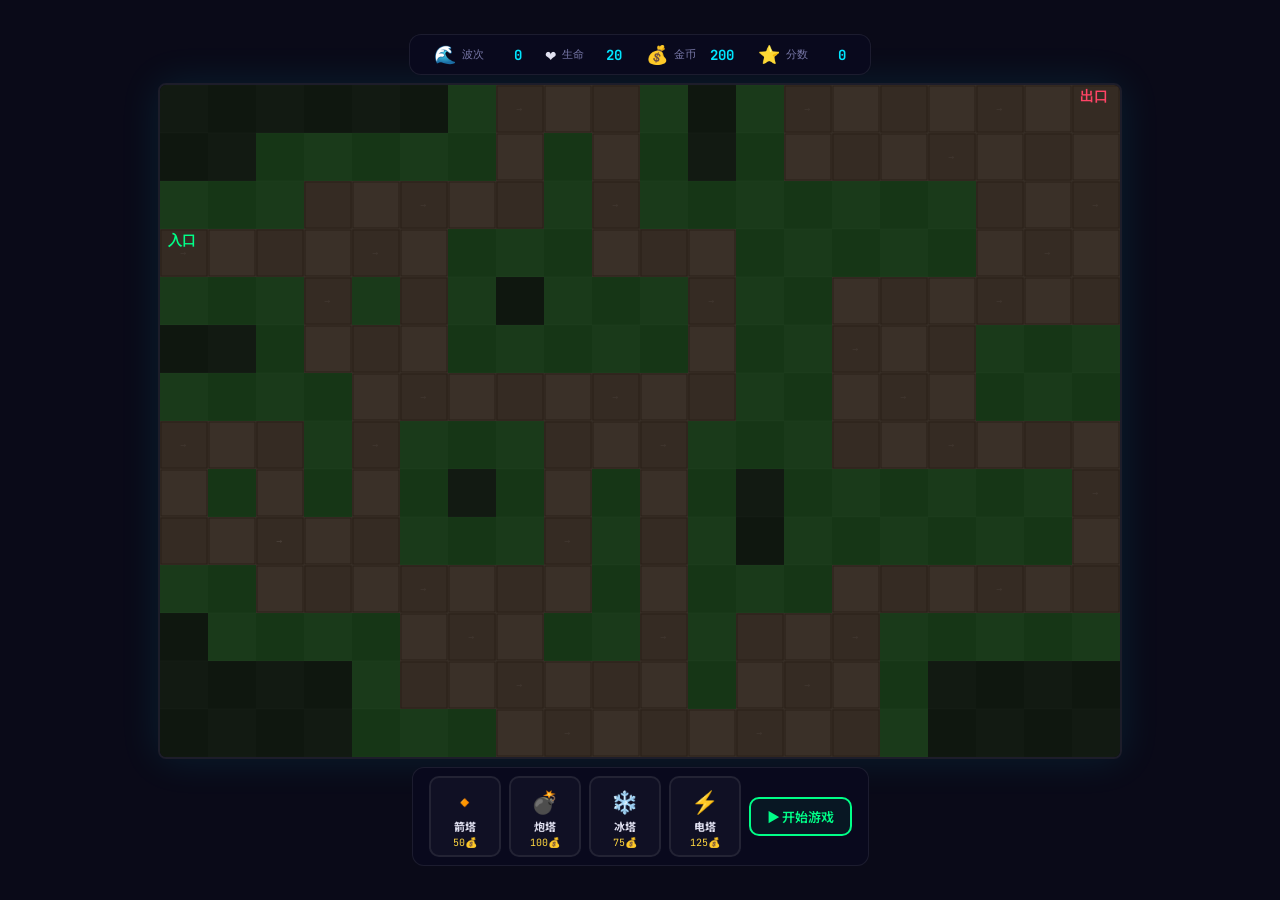
<file: site/projects/game/index.html>
<!DOCTYPE html>
<html lang="zh-CN">
<head>
  <meta charset="UTF-8">
  <meta name="viewport" content="width=device-width, initial-scale=1.0">
  <title>像素要塞 · Pixel Fortress</title>
  <link rel="stylesheet" href="css/style.css">
  <link rel="preconnect" href="https://fonts.googleapis.com">
  <link rel="preconnect" href="https://fonts.gstatic.com" crossorigin>
  <link href="https://fonts.googleapis.com/css2?family=JetBrains+Mono:wght@400;600;700&family=Noto+Sans+SC:wght@400;700&display=swap" rel="stylesheet">
</head>
<body>
  <div id="game-container">
    <!-- 顶部 HUD -->
    <div id="hud">
      <div class="hud-item">
        <span class="hud-icon">🌊</span>
        <span class="hud-label">波次</span>
        <span class="hud-value" id="wave-num">1</span>
      </div>
      <div class="hud-item">
        <span class="hud-icon">❤️</span>
        <span class="hud-label">生命</span>
        <span class="hud-value" id="lives">20</span>
      </div>
      <div class="hud-item">
        <span class="hud-icon">💰</span>
        <span class="hud-label">金币</span>
        <span class="hud-value" id="gold">200</span>
      </div>
      <div class="hud-item">
        <span class="hud-icon">⭐</span>
        <span class="hud-label">分数</span>
        <span class="hud-value" id="score">0</span>
      </div>
    </div>

    <!-- 游戏画布 -->
    <canvas id="game-canvas"></canvas>

    <!-- 波次提示覆盖层 -->
    <div id="wave-overlay" class="hidden">
      <div id="wave-overlay-text"></div>
    </div>

    <!-- 底部控制栏 -->
    <div id="action-bar">
      <button class="tower-btn" data-tower="arrow" data-cost="50">
        <span class="tower-icon">🔸</span>
        <span class="tower-name">箭塔</span>
        <span class="tower-cost">50💰</span>
      </button>
      <button class="tower-btn" data-tower="cannon" data-cost="100">
        <span class="tower-icon">💣</span>
        <span class="tower-name">炮塔</span>
        <span class="tower-cost">100💰</span>
      </button>
      <button class="tower-btn" data-tower="ice" data-cost="75">
        <span class="tower-icon">❄️</span>
        <span class="tower-name">冰塔</span>
        <span class="tower-cost">75💰</span>
      </button>
      <button class="tower-btn" data-tower="tesla" data-cost="125">
        <span class="tower-icon">⚡</span>
        <span class="tower-name">电塔</span>
        <span class="tower-cost">125💰</span>
      </button>
      <button id="btn-sell" class="action-btn hidden">
        <span>🗑️</span> 出售
      </button>
      <button id="btn-upgrade" class="action-btn hidden">
        <span>⬆️</span> 升级
      </button>
      <button id="btn-start-wave" class="action-btn primary">
        <span>▶️</span> 开始
      </button>
    </div>

    <!-- 选中塔信息面板 -->
    <div id="tower-info" class="hidden">
      <div id="tower-info-name"></div>
      <div id="tower-info-stats"></div>
    </div>

    <!-- Game Over 弹窗 -->
    <div id="game-over" class="hidden">
      <div class="game-over-content">
        <h2>💀 要塞沦陷</h2>
        <div id="game-over-stats"></div>
        <button id="btn-restart">🔄 再来一局</button>
      </div>
    </div>
  </div>

  <script src="js/constants.js"></script>
  <script src="js/utils.js"></script>
  <script src="js/renderer.js"></script>
  <script src="js/map.js"></script>
  <script src="js/enemy.js"></script>
  <script src="js/tower.js"></script>
  <script src="js/projectile.js"></script>
  <script src="js/wave.js"></script>
  <script src="js/ui.js"></script>
  <script src="js/main.js"></script>
</body>
</html>
</file>
<file: site/drink-party-game/css/style.css>
:root {
  --bg1: #1a0d1f;
  --bg2: #2d0f24;
  --bg3: #3d0f1a;
  --gold: #ffd23f;
  --gold-soft: #ffb347;
  --rose: #ff5e7e;
  --text: #f5e8d0;
  --text-dim: #b8a0a0;
  --glass: rgba(255,255,255,0.08);
  --glass-border: rgba(255,255,255,0.15);
}

* {
  box-sizing: border-box;
  margin: 0;
  padding: 0;
  -webkit-tap-highlight-color: transparent;
}

html, body {
  width: 100%;
  height: 100%;
  overflow: hidden;
  overscroll-behavior: none;        /* 阻止下拉刷新等手势干扰 */
  -webkit-user-select: none;
  user-select: none;
  font-family: -apple-system, BlinkMacSystemFont, "PingFang SC", "Microsoft YaHei", sans-serif;
  color: var(--text);
  background: linear-gradient(135deg, var(--bg1), var(--bg2) 50%, var(--bg3));
}

#app {
  position: fixed;
  inset: 0;
}

.hidden { display: none !important; }

/* ===== 游戏触控区 ===== */
#play-area {
  position: fixed;
  inset: 0;
  touch-action: none;               /* 阻止浏览器默认滚动/缩放，交给 JS 处理 */
  z-index: 1;
}

/* ===== 圆点 ===== */
/* 外层 .dot 只负责定位（translate3d），内层 .dot-inner 负责样式与中奖脉冲，
   这样定位 transform 和动画 transform 互不覆盖。 */
.dot {
  position: absolute;
  left: 0;
  top: 0;
  width: 64px;
  height: 64px;
  transform: translate3d(var(--x, 0px), var(--y, 0px), 0) translate(-50%, -50%);
  pointer-events: none;              /* 让触摸穿透圆点到 play-area */
  will-change: transform;
  transition: width 0.2s, height 0.2s;
}
.dot-inner {
  width: 100%;
  height: 100%;
  border-radius: 50%;
  background: radial-gradient(circle at 35% 30%, var(--color, #ff5e7e), rgba(0,0,0,0.35));
  box-shadow: 0 0 22px var(--color, #ff5e7e), 0 0 40px var(--color, #ff5e7e);
}
.dot.winner {
  width: 110px;
  height: 110px;
  z-index: 30;                        /* 提到顶层，确保不被结果横幅遮挡 */
}
.dot.winner .dot-inner {
  border: 4px solid var(--gold);
  box-shadow: 0 0 30px var(--gold), 0 0 60px var(--gold-soft), 0 0 22px var(--color, #ff5e7e);
  animation: winnerPulse 0.7s ease-in-out infinite alternate;
}
@keyframes winnerPulse {
  from { transform: scale(1); filter: brightness(1); }
  to   { transform: scale(1.18); filter: brightness(1.4); }
}

/* ===== 抽签高亮环 ===== */
.highlight-ring {
  position: absolute;
  left: 0;
  top: 0;
  width: 88px;
  height: 88px;
  border-radius: 50%;
  border: 4px solid var(--gold);
  box-shadow: 0 0 28px var(--gold), inset 0 0 12px var(--gold-soft);
  transform: translate3d(var(--x, 0px), var(--y, 0px), 0) translate(-50%, -50%);
  pointer-events: none;
  transition: transform 0.1s ease-out;
}

/* ===== 顶部信息条 ===== */
#hud {
  position: fixed;
  top: 0; left: 0; right: 0;
  display: flex;
  align-items: center;
  gap: 12px;
  padding: calc(env(safe-area-inset-top) + 12px) 16px 12px;
  z-index: 10;
  pointer-events: none;              /* 整条不挡游戏触控 */
}
#hud > * { pointer-events: auto; }  /* 但按钮自身可点 */
.counter {
  margin: 0 auto;                    /* 居中 */
  background: var(--glass);
  border: 1px solid var(--glass-border);
  -webkit-backdrop-filter: blur(8px);
  backdrop-filter: blur(8px);
  padding: 6px 18px;
  border-radius: 999px;
  font-size: 15px;
}
.hud-spacer { width: 56px; }
.icon-btn {
  background: var(--glass);
  border: 1px solid var(--glass-border);
  -webkit-backdrop-filter: blur(8px);
  backdrop-filter: blur(8px);
  color: var(--text);
  border-radius: 999px;
  padding: 8px 14px;
  font-size: 14px;
}

/* ===== 中央提示 ===== */
.hint {
  position: fixed;
  top: 50%; left: 50%;
  transform: translate(-50%, -50%);
  color: var(--text-dim);
  font-size: 17px;
  z-index: 5;
  pointer-events: none;
  text-align: center;
  padding: 0 24px;
  transition: opacity 0.3s;
}
.hint.fade { opacity: 0; }

/* ===== 开始抽签按钮 ===== */
.start-btn {
  position: fixed;
  bottom: calc(env(safe-area-inset-bottom) + 28px);
  left: 50%;
  transform: translateX(-50%);
  z-index: 12;
  background: linear-gradient(135deg, var(--rose), var(--gold-soft));
  color: #fff;
  font-size: 20px;
  font-weight: 800;
  border: none;
  border-radius: 999px;
  padding: 18px 56px;
  box-shadow: 0 10px 32px rgba(255,94,126,0.5);
}
.start-btn:active {
  transform: translateX(-50%) scale(0.96);
}
.start-btn.busy {
  opacity: 0.5;
  pointer-events: none;              /* 动画期间防误触 */
}

/* ===== 结果横幅 ===== */
.result-banner {
  position: fixed;
  top: calc(env(safe-area-inset-top) + 60px);
  left: 50%;
  transform: translateX(-50%);
  z-index: 12;
  background: linear-gradient(135deg, rgba(255,210,63,0.96), rgba(255,179,71,0.96));
  color: #1a0d1f;
  border-radius: 16px;
  padding: 14px 24px;
  max-width: 88%;
  text-align: center;
  box-shadow: 0 10px 30px rgba(0,0,0,0.45);
  animation: bannerIn 0.3s ease-out;
}
@keyframes bannerIn {
  from { transform: translateX(-50%) translateY(-12px); opacity: 0; }
  to   { transform: translateX(-50%) translateY(0); opacity: 1; }
}
.result-title {
  font-size: 20px;
  font-weight: 800;
  margin-bottom: 4px;
}
.result-task {
  font-size: 17px;
  font-weight: 600;
}

/* ===== 惩罚选择面板（底部弹出 sheet） ===== */
.task-picker {
  position: fixed;
  inset: 0;
  z-index: 50;
  background: rgba(0,0,0,0.55);
  -webkit-backdrop-filter: blur(4px);
  backdrop-filter: blur(4px);
  display: flex;
  align-items: flex-end;
  justify-content: center;
  animation: pickerFadeIn 0.2s ease-out;
}
@keyframes pickerFadeIn {
  from { opacity: 0; }
  to   { opacity: 1; }
}
.picker-card {
  width: 100%;
  max-width: 560px;
  max-height: 72vh;
  display: flex;
  flex-direction: column;
  background: linear-gradient(135deg, var(--bg2), var(--bg3));
  border-top: 1px solid var(--glass-border);
  border-radius: 22px 22px 0 0;
  padding: 18px 16px calc(env(safe-area-inset-bottom) + 18px);
  box-shadow: 0 -10px 40px rgba(0,0,0,0.6);
  animation: pickerUp 0.28s cubic-bezier(0.2, 0.8, 0.2, 1);
}
@keyframes pickerUp {
  from { transform: translateY(100%); }
  to   { transform: translateY(0); }
}
.picker-title {
  font-size: 20px;
  font-weight: 800;
  text-align: center;
  color: var(--gold);
}
.picker-sub {
  font-size: 13px;
  color: var(--text-dim);
  text-align: center;
  margin: 4px 0 14px;
}
.picker-list {
  flex: 1;
  overflow-y: auto;
  -webkit-overflow-scrolling: touch;
  padding: 0 2px 12px;
}
.picker-item {
  display: block;
  width: 100%;
  text-align: left;
  background: var(--glass);
  border: 1px solid var(--glass-border);
  color: var(--text);
  border-radius: 12px;
  padding: 14px 16px;
  margin-bottom: 8px;
  font-size: 16px;
}
.picker-item:active {
  transform: scale(0.98);
  background: rgba(255,210,63,0.18);
  border-color: var(--gold);
}
.picker-random {
  background: linear-gradient(135deg, var(--gold), var(--gold-soft));
  color: #1a0d1f;
  border: none;
  border-radius: 12px;
  padding: 14px;
  font-size: 16px;
  font-weight: 800;
  margin-top: 4px;
}
.picker-random:active { transform: scale(0.98); }

/* ===== 题库管理页 ===== */
.page {
  position: fixed;
  inset: 0;
  z-index: 40;
  background: linear-gradient(135deg, var(--bg1), var(--bg2) 50%, var(--bg3));
  display: flex;
  flex-direction: column;
  overflow-y: auto;
  -webkit-overflow-scrolling: touch;
}
.page-header {
  display: flex;
  align-items: center;
  gap: 12px;
  padding: calc(env(safe-area-inset-top) + 12px) 16px 12px;
}
.page-header h1 {
  font-size: 20px;
  flex: 1;
  text-align: center;
}
.back-btn {
  background: none;
  border: none;
  color: var(--gold);
  font-size: 18px;
  padding: 8px;
}
.header-spacer { width: 48px; }

.add-row {
  display: flex;
  gap: 8px;
  padding: 12px 16px;
}
#task-input {
  flex: 1;
  background: var(--glass);
  border: 1px solid var(--glass-border);
  border-radius: 12px;
  padding: 12px 14px;
  color: var(--text);
  font-size: 16px;
  outline: none;
}
#task-input::placeholder { color: var(--text-dim); }
.add-btn {
  background: var(--gold);
  color: #1a0d1f;
  border: none;
  border-radius: 12px;
  padding: 0 18px;
  font-weight: 800;
  font-size: 16px;
}

.task-list {
  padding: 0 16px;
}
.empty-hint {
  text-align: center;
  color: var(--text-dim);
  font-size: 14px;
  padding: 24px 0;
}
.task-item {
  display: flex;
  align-items: center;
  gap: 8px;
  background: var(--glass);
  border: 1px solid var(--glass-border);
  border-radius: 12px;
  padding: 6px 12px;
  margin-bottom: 8px;
}
.task-item .task-text {
  flex: 1;
  background: transparent;
  border: none;
  color: var(--text);
  font-size: 16px;
  outline: none;
  padding: 8px 0;
}
.task-del {
  background: none;
  border: none;
  color: var(--rose);
  font-size: 18px;
  width: 36px;
  height: 36px;
  flex-shrink: 0;
}

.templates {
  padding: 20px 16px 8px;
}
.section-title {
  color: var(--text-dim);
  font-size: 13px;
  margin-bottom: 8px;
}
.tpl-row {
  display: flex;
  flex-wrap: wrap;
  gap: 8px;
}
.tpl-btn {
  background: var(--glass);
  border: 1px solid var(--glass-border);
  color: var(--text);
  border-radius: 999px;
  padding: 8px 14px;
  font-size: 14px;
}
.tpl-btn:active { transform: scale(0.96); }

.actions {
  display: grid;
  grid-template-columns: repeat(2, 1fr);
  gap: 8px;
  padding: 12px 16px 32px;
}
.ghost-btn {
  background: var(--glass);
  border: 1px solid var(--glass-border);
  color: var(--text);
  border-radius: 12px;
  padding: 12px;
  font-size: 15px;
  text-align: center;
  cursor: pointer;
}
.ghost-btn:active { transform: scale(0.97); }

/* ===== toast ===== */
.toast {
  position: fixed;
  bottom: 110px;
  left: 50%;
  transform: translateX(-50%);
  background: rgba(0,0,0,0.85);
  color: #fff;
  padding: 12px 22px;
  border-radius: 12px;
  font-size: 15px;
  z-index: 100;
  max-width: 80%;
  text-align: center;
}
</file>
<file: site/match3-program/css/base.css>
/* ============================================================
 * 果园消消乐 · 基础款
 * 视觉基调：开心消消乐那种「明亮、圆润、有手绘感」的卡通农场
 * ============================================================ */

:root {
  --ink: #4a3524;
  --ink-2: #8a7057;
  --cream: #fff8e8;
  --wood-1: #e8b479;
  --wood-2: #c98a48;
  --wood-3: #8f5620;
  --accent: #ff9f1c;
  --accent-2: #f07c12;
  --good: #5ec95a;
  --bad: #e8553f;
  --c0: #ff6b5b;
  --c1: #ffc93c;
  --c2: #5fd97a;
  --c3: #4aa8ff;
  --c4: #b07cff;
  --font: "PingFang SC", "Hiragino Sans GB", "Microsoft YaHei", system-ui, -apple-system, sans-serif;
}

* { box-sizing: border-box; margin: 0; padding: 0; -webkit-tap-highlight-color: transparent; }
html, body { height: 100%; }
body {
  font-family: var(--font);
  color: var(--ink);
  background: #b8e6ff;
  overflow: hidden;
  -webkit-font-smoothing: antialiased;
  user-select: none;
}
button { font-family: inherit; cursor: pointer; border: none; background: none; color: inherit; }
.hidden { display: none !important; }

/* ============================================================
   背景场景
   ============================================================ */
.scene {
  position: fixed; inset: 0; z-index: 0; overflow: hidden;
  background: linear-gradient(180deg, #6fc3f2 0%, #9fdcff 34%, #d6f2ff 54%, #c8efae 54.2%, #8ed86f 82%, #6cc457 100%);
}
.sun {
  position: absolute; top: -90px; right: -70px; width: 340px; height: 340px; border-radius: 50%;
  background: radial-gradient(circle, #fff9c4 0%, #ffe97a 38%, rgba(255,232,120,0) 70%);
  opacity: .85;
}
.cloud {
  position: absolute; background: #fff; border-radius: 999px;
  box-shadow: 0 10px 30px rgba(120, 190, 230, .35);
  opacity: .92;
}
.cloud::before, .cloud::after {
  content: ""; position: absolute; background: #fff; border-radius: 50%;
}
.c1 { width: 150px; height: 44px; top: 12%; left: 8%; animation: drift 34s linear infinite; }
.c1::before { width: 70px; height: 70px; left: 18px; top: -32px; }
.c1::after { width: 52px; height: 52px; left: 74px; top: -22px; }
.c2 { width: 110px; height: 34px; top: 26%; right: 12%; animation: drift 46s linear infinite reverse; opacity: .8; }
.c2::before { width: 54px; height: 54px; left: 14px; top: -26px; }
.c2::after { width: 40px; height: 40px; left: 58px; top: -18px; }
.c3 { width: 190px; height: 52px; top: 6%; left: 46%; animation: drift 58s linear infinite; opacity: .7; }
.c3::before { width: 84px; height: 84px; left: 26px; top: -40px; }
.c3::after { width: 62px; height: 62px; left: 96px; top: -28px; }
.c4 { width: 96px; height: 30px; top: 40%; left: 72%; animation: drift 40s linear infinite reverse; opacity: .55; }
.c4::before { width: 46px; height: 46px; left: 10px; top: -22px; }
.c4::after { width: 34px; height: 34px; left: 50px; top: -14px; }
@keyframes drift {
  0% { transform: translateX(-4vw); }
  100% { transform: translateX(14vw); }
}
.hill { position: absolute; bottom: -16vh; border-radius: 50% 50% 0 0 / 90% 90% 0 0; }
.h1 { left: -18vw; width: 86vw; height: 36vh; background: linear-gradient(180deg, #9ee07a, #5cb84a); }
.h2 { right: -22vw; width: 76vw; height: 30vh; background: linear-gradient(180deg, #86d268, #469c3c); }
.h3 { left: 14vw; width: 80vw; height: 22vh; background: linear-gradient(180deg, #b9ec97, #7ac95c); opacity: .9; }

/* ============================================================
   布局
   ============================================================ */
.app {
  position: relative; z-index: 1;
  height: 100dvh; display: flex; flex-direction: column;
  padding: env(safe-area-inset-top) 0 env(safe-area-inset-bottom);
}
.screen { flex: 1; display: flex; flex-direction: column; min-height: 0; }

/* ============================================================
   关卡地图
   ============================================================ */
#scrMap { overflow-y: auto; }
.map-inner {
  width: 100%; margin: auto 0;
  display: flex; flex-direction: column; align-items: center;
}
.logo { text-align: center; padding: 26px 16px 6px; }
.logo h1 {
  font-size: clamp(30px, 6vw, 44px); letter-spacing: 3px; font-weight: 900;
  color: #fff;
  text-shadow: 0 3px 0 #e08a2a, 0 6px 0 #b96a18, 0 12px 24px rgba(120, 60, 0, .35);
  -webkit-text-stroke: 1px rgba(255, 255, 255, .5);
}
.logo p {
  margin-top: 10px; font-size: 13px; font-weight: 700; color: #7a5a34;
  background: rgba(255, 255, 255, .75); display: inline-block; padding: 3px 14px; border-radius: 999px;
}
.mapbar { display: flex; gap: 10px; align-items: center; justify-content: center; padding: 16px 12px 18px; flex-wrap: wrap; }
.pill {
  background: rgba(255, 255, 255, .85); border-radius: 999px; padding: 7px 16px;
  font-weight: 800; font-size: 14px; color: var(--ink); box-shadow: 0 3px 0 rgba(150, 105, 40, .22);
}
.pill b { color: var(--accent-2); font-size: 17px; }
.pill i { font-style: normal; color: var(--ink-2); font-size: 12px; }
.pill-btn {
  background: rgba(255, 255, 255, .85); border-radius: 999px; padding: 7px 16px;
  font-weight: 800; font-size: 13px; color: var(--ink); box-shadow: 0 3px 0 rgba(150, 105, 40, .22);
  transition: transform .12s ease;
}
.pill-btn:hover { transform: translateY(-2px); }
.pill-btn.ghost { background: rgba(255, 255, 255, .55); color: var(--ink-2); font-weight: 700; }

.levels {
  display: grid; grid-template-columns: repeat(4, minmax(0, 1fr)); gap: 14px;
  width: 100%; max-width: 720px; margin: 0 auto; padding: 0 16px 8px;
}
@media (max-width: 640px) { .levels { grid-template-columns: repeat(2, minmax(0, 1fr)); } }

.lvcard {
  position: relative; border-radius: 20px; padding: 14px 12px 12px; text-align: center;
  background: linear-gradient(180deg, #fffdf5, #ffeecb);
  box-shadow: 0 5px 0 #d9a35c, 0 12px 22px rgba(120, 70, 10, .22);
  transition: transform .14s ease, box-shadow .14s ease;
  overflow: hidden;
}
.lvcard:not(.locked):hover { transform: translateY(-4px); box-shadow: 0 9px 0 #d9a35c, 0 18px 28px rgba(120, 70, 10, .26); }
.lvcard .no {
  width: 42px; height: 42px; margin: 0 auto 6px; border-radius: 50%;
  display: grid; place-items: center; font-size: 21px; font-weight: 900; color: #fff;
  background: linear-gradient(180deg, #ffbe4d, #f08a1e);
  box-shadow: inset 0 2px 0 rgba(255, 255, 255, .55), 0 3px 0 #c96c10;
}
.lvcard .nm { font-size: 14px; font-weight: 800; }
.lvcard .gl { font-size: 11px; color: var(--ink-2); margin-top: 3px; min-height: 15px; font-weight: 600; }
.lvcard .st { margin-top: 7px; font-size: 15px; letter-spacing: 2px; color: #ffb400; }
.lvcard .st .off { color: rgba(150, 110, 60, .22); }
.lvcard.locked { filter: grayscale(.85); opacity: .62; }
.lvcard.locked .no { background: linear-gradient(180deg, #c9c2b6, #9d958a); box-shadow: 0 3px 0 #7d766c; }
.lvcard .lock { position: absolute; right: 10px; top: 10px; font-size: 14px; }
.footnote { text-align: center; color: #4e6b38; font-size: 12px; font-weight: 700; padding: 18px 16px 26px; opacity: .8; }

/* ============================================================
   游戏顶栏 / 目标条
   ============================================================ */
.topbar {
  display: flex; align-items: center; gap: 10px; width: 100%; max-width: 760px;
  margin: 0 auto; padding: 10px 14px 6px;
}
.ibtn {
  width: 38px; height: 38px; border-radius: 50%; display: grid; place-items: center;
  background: rgba(255, 255, 255, .9); font-size: 16px; font-weight: 900; color: var(--ink);
  box-shadow: 0 3px 0 rgba(150, 105, 40, .28); transition: transform .12s ease;
  flex: 0 0 auto;
}
.ibtn:hover { transform: translateY(-2px); }
.lvtag { display: flex; align-items: baseline; gap: 6px; font-weight: 800; color: #fff;
  text-shadow: 0 2px 0 rgba(180, 110, 30, .55), 0 4px 10px rgba(90, 50, 0, .3); }
.lvtag b { font-size: 20px; }
.lvtag span { font-size: 13px; opacity: .95; }
.spacer { flex: 1; }
.stat-box {
  display: flex; flex-direction: column; align-items: center; justify-content: center;
  background: rgba(255, 255, 255, .92); border-radius: 14px; padding: 3px 12px; min-width: 62px;
  box-shadow: 0 3px 0 rgba(150, 105, 40, .26);
}
.stat-box span { font-size: 10px; font-weight: 700; color: var(--ink-2); letter-spacing: 1px; }
.stat-box b { font-size: 19px; font-weight: 900; font-variant-numeric: tabular-nums; line-height: 1.15; }
.stat-box.low b { color: var(--bad); animation: pulse 1s ease-in-out infinite; }
@keyframes pulse { 50% { transform: scale(1.14); } }

.goalbar { display: flex; gap: 8px; justify-content: center; flex-wrap: wrap; padding: 4px 12px 10px; }
.goal {
  display: flex; align-items: center; gap: 8px;
  background: rgba(255, 255, 255, .9); border-radius: 14px; padding: 5px 12px 5px 7px;
  box-shadow: 0 3px 0 rgba(150, 105, 40, .22);
}
.goal .dot {
  width: 26px; height: 26px; border-radius: 50%; flex: 0 0 auto;
  background: radial-gradient(circle at 34% 28%, rgba(255, 255, 255, .9), transparent 58%), var(--c);
  box-shadow: inset 0 -3px 4px rgba(0, 0, 0, .2);
}
.goal .gtext { display: flex; flex-direction: column; min-width: 54px; }
.goal .gline { display: flex; align-items: baseline; gap: 2px; font-weight: 900; font-size: 14px; font-variant-numeric: tabular-nums; }
.goal .gline i { font-style: normal; font-size: 11px; color: var(--ink-2); font-weight: 700; }
.goal .gbar { height: 4px; border-radius: 3px; background: rgba(140, 110, 70, .22); margin-top: 3px; overflow: hidden; }
.goal .gbar i { display: block; height: 100%; border-radius: 3px; background: var(--c, var(--accent)); transition: width .25s ease; }
.goal.done { background: #e4fbd7; }
.goal.done::after { content: "✓"; color: #3f9c33; font-weight: 900; font-size: 15px; }
.goal.star .dot { background: radial-gradient(circle at 34% 28%, #fff, transparent 58%), linear-gradient(160deg, #ffd93b, #f0a01a); }
.goal.star .gbar i { background: linear-gradient(90deg, #ffd93b, #f0a01a); }

/* ============================================================
   棋盘
   ============================================================ */
.board-wrap {
  flex: 1; min-height: 0; display: flex; align-items: center; justify-content: center;
  padding: 0 12px;
}
.board {
  touch-action: none;
  flex: none;              /* 绝不被 flex 压扁：棋盘必须永远是正方形 */
  --cell: 56px;
  --pad: 13px;
  position: relative;
  width: calc(var(--cell) * 8 + var(--pad) * 2);
  height: calc(var(--cell) * 8 + var(--pad) * 2);
  padding: var(--pad);
  border-radius: 30px;
  background: linear-gradient(180deg, #efc189 0%, #d29a56 42%, #b87a37 100%);
  box-shadow:
    inset 0 4px 0 rgba(255, 255, 255, .6),
    inset 0 -10px 0 rgba(110, 60, 10, .2),
    0 8px 0 #8f5620,
    0 26px 46px rgba(80, 40, 0, .34);
}
.board::before {
  /* 木框上的高光 */
  content: ""; position: absolute; inset: 4px; border-radius: 26px;
  border: 2px solid rgba(255, 255, 255, .28); pointer-events: none;
}
.cells, .tiles, .fx {
  position: absolute; left: var(--pad); top: var(--pad);
  width: calc(var(--cell) * 8); height: calc(var(--cell) * 8);
}
.cells {
  display: grid; grid-template-columns: repeat(8, var(--cell)); grid-template-rows: repeat(8, var(--cell));
  border-radius: 16px; overflow: hidden; background: #fdf0d5;
  box-shadow: inset 0 4px 12px rgba(140, 90, 25, .3);
}
.cell { background: rgba(255, 255, 255, .5); }
.cell.alt { background: rgba(226, 193, 140, .28); }
.tiles { border-radius: 16px; overflow: hidden; }
.fx { pointer-events: none; overflow: visible; z-index: 6; }

/* ============================================================
   棋子
   ============================================================ */
.tile {
  position: absolute; left: 0; top: 0;
  width: var(--cell); height: var(--cell);
  padding: calc(var(--cell) * .04);
  will-change: transform;
  z-index: 2;
}
.tile.dragging { z-index: 9; }
.tile.grab { z-index: 8; }
.tile.grab .art { transform: scale(1.1); transition: transform .1s ease; }
.tile .art { position: relative; width: 100%; height: 100%; }
.tile .board-svg, .tile .ov { position: absolute; inset: 0; width: 100%; height: 100%; display: block; overflow: visible; }

/* 选中 */
.tile.sel::after {
  content: ""; position: absolute; inset: 5%; border-radius: 50%;
  box-shadow: 0 0 0 3px rgba(255, 255, 255, .95), 0 0 20px 6px rgba(255, 235, 130, .85);
  animation: selPulse 1.1s ease-in-out infinite;
  pointer-events: none;
}
@keyframes selPulse { 50% { opacity: .55; transform: scale(.94); } }
.tile.sel .art { animation: pick .5s ease-in-out infinite alternate; }
@keyframes pick { from { transform: scale(1.02); } to { transform: scale(1.1); } }

/* 被匹配到的一瞬 */
.tile.hit .art { animation: hit .15s ease-out; }
@keyframes hit { 50% { transform: scale(1.18); filter: brightness(1.45) saturate(1.25); } }

/* 消除 */
.tile.pop .art { animation: pop .19s cubic-bezier(.4, 0, .8, .6) forwards; }
@keyframes pop {
  0% { transform: scale(1); }
  35% { transform: scale(1.22); filter: brightness(1.3); }
  100% { transform: scale(0) rotate(18deg); opacity: 0; }
}

/* 落地压扁 */
.tile.land .art { animation: land .17s ease-out; transform-origin: 50% 100%; }
@keyframes land {
  0% { transform: scale(1.18, .8); }
  55% { transform: scale(.95, 1.06); }
  100% { transform: scale(1, 1); }
}

/* 无效交换 */
.tile.nope .art { animation: nope .32s ease; }
@keyframes nope {
  20% { transform: translateX(-4px) rotate(-4deg); }
  55% { transform: translateX(4px) rotate(4deg); }
  85% { transform: translateX(-2px) rotate(-1deg); }
}

/* 特殊棋子诞生 */
.tile.birth .art { animation: birth .36s cubic-bezier(.2, 1.5, .4, 1); }
@keyframes birth {
  0% { transform: scale(.35) rotate(-50deg); }
  65% { transform: scale(1.3) rotate(10deg); }
  100% { transform: scale(1) rotate(0); }
}

/* 提示 */
.tile.hint .art { animation: hint .6s ease-in-out 3; }
@keyframes hint {
  0%, 100% { transform: translateY(0) scale(1); }
  35% { transform: translateY(-9%) scale(1.09); }
  70% { transform: translateY(2%) scale(.97); }
}

/* 火箭标记 */
.tile .ov .glow { filter: drop-shadow(0 0 6px rgba(255, 255, 255, .95)); }
.tile.sp-rocketH .art, .tile.sp-rocketV .art { animation: rocketPulse 1.6s ease-in-out infinite; }
@keyframes rocketPulse { 50% { filter: drop-shadow(0 0 7px rgba(255, 245, 180, .95)); } }

/* 炸弹 */
.tile.sp-bomb .art { animation: bombPulse 1.3s ease-in-out infinite; }
@keyframes bombPulse {
  0%, 100% { transform: scale(1); filter: drop-shadow(0 0 0 rgba(255, 160, 40, 0)); }
  50% { transform: scale(1.05); filter: drop-shadow(0 0 9px rgba(255, 140, 30, .9)); }
}
.tile.sp-bomb .spark { animation: spark .7s ease-in-out infinite; transform-origin: 82px 27px; }
@keyframes spark { 50% { opacity: .45; transform: scale(.75); } }

/* 彩虹球 */
.rainbow {
  position: relative; width: 100%; height: 100%; border-radius: 50%;
  background: conic-gradient(from 0deg, #ff6b6b, #ffd93b, #5fd97a, #4aa8ff, #b07cff, #ff6b6b);
  box-shadow:
    inset 0 -5px 12px rgba(60, 20, 90, .35),
    inset 0 5px 12px rgba(255, 255, 255, .55),
    0 0 16px rgba(190, 150, 255, .8);
  animation: spin 3.4s linear infinite;
  display: grid; place-items: center;
}
@keyframes spin { to { rotate: 360deg; } }
.rainbow::before {
  content: ""; position: absolute; inset: 20%; border-radius: 50%;
  background: radial-gradient(circle at 34% 28%, rgba(255, 255, 255, .95), rgba(255, 255, 255, .25) 46%, transparent 66%);
}
.rainbow::after {
  content: "★"; position: relative; font-size: calc(var(--cell) * .3); color: #fff;
  text-shadow: 0 0 10px rgba(255, 255, 255, .95);
  animation: twinkle 1.6s ease-in-out infinite;
}
@keyframes twinkle { 50% { transform: scale(.78) rotate(20deg); opacity: .75; } }

/* ============================================================
   特效层
   ============================================================ */
.pt {
  position: absolute; width: 8px; height: 8px; border-radius: 50%;
  pointer-events: none; opacity: .95;
  animation: fly var(--dur, .55s) cubic-bezier(.2, .7, .4, 1) forwards;
}
@keyframes fly {
  0% { transform: translate(0, 0) scale(1); opacity: 1; }
  100% { transform: translate(var(--dx), var(--dy)) scale(.2); opacity: 0; }
}
.ring {
  position: absolute; border-radius: 50%; pointer-events: none;
  border: 3px solid rgba(255, 226, 130, .95);
  animation: ringOut .42s ease-out forwards;
}
@keyframes ringOut {
  from { transform: scale(.2); opacity: 1; }
  to { transform: scale(1.5); opacity: 0; }
}
.beam {
  position: absolute; pointer-events: none; border-radius: 99px;
  background: linear-gradient(90deg, transparent, rgba(255, 250, 200, .95), transparent);
  animation: beamOut .34s ease-out forwards;
}
@keyframes beamOut {
  0% { transform: scaleY(.2); opacity: 1; }
  70% { opacity: .85; }
  100% { transform: scaleY(1); opacity: 0; }
}
.pop-score {
  position: absolute; pointer-events: none; font-weight: 900; font-size: 17px;
  color: #fff; -webkit-text-stroke: 1.5px rgba(160, 90, 10, .55);
  text-shadow: 0 2px 6px rgba(90, 50, 0, .45);
  animation: floatUp .75s ease-out forwards;
  white-space: nowrap;
}
@keyframes floatUp {
  0% { transform: translate(-50%, 0) scale(.6); opacity: 0; }
  30% { transform: translate(-50%, -14px) scale(1.15); opacity: 1; }
  100% { transform: translate(-50%, -46px) scale(1); opacity: 0; }
}
.combo-text {
  position: absolute; left: 50%; top: 34%; transform: translate(-50%, -50%);
  font-size: clamp(26px, 5vw, 40px); font-weight: 900; font-style: italic; letter-spacing: 2px;
  color: #ffd93b; -webkit-text-stroke: 2px #b5590a;
  text-shadow: 0 4px 0 #b5590a, 0 10px 24px rgba(120, 50, 0, .55);
  pointer-events: none; white-space: nowrap;
  animation: comboIn .8s cubic-bezier(.2, 1.4, .4, 1) forwards;
}
.combo-text.lv2 { color: #ffb35c; }
.combo-text.lv3 { color: #ff8fa8; }
.combo-text.lv4 { color: #c9a4ff; }
@keyframes comboIn {
  0% { transform: translate(-50%, -50%) scale(.3) rotate(-8deg); opacity: 0; }
  30% { transform: translate(-50%, -50%) scale(1.12) rotate(2deg); opacity: 1; }
  70% { transform: translate(-50%, -50%) scale(1) rotate(0); opacity: 1; }
  100% { transform: translate(-50%, -90%) scale(.95); opacity: 0; }
}
.board.shake { animation: shakeBoard .3s ease; }
@keyframes shakeBoard {
  25% { transform: translate(4px, -3px) rotate(.4deg); }
  50% { transform: translate(-4px, 3px) rotate(-.4deg); }
  75% { transform: translate(2px, 1px); }
}
.board.flash::after {
  content: ""; position: absolute; inset: 0; border-radius: 30px;
  background: rgba(255, 255, 255, .55); pointer-events: none;
  animation: flashOut .34s ease-out forwards;
}
@keyframes flashOut { to { opacity: 0; } }

/* ============================================================
   底部按钮
   ============================================================ */
.actions { display: flex; gap: 12px; justify-content: center; padding: 10px 16px 16px; }
.btn {
  border-radius: 16px; padding: 10px 22px; font-weight: 800; font-size: 14px;
  background: linear-gradient(180deg, #ffc45c, #f2911b); color: #fff;
  text-shadow: 0 1px 0 rgba(150, 80, 0, .45);
  box-shadow: 0 4px 0 #c96c10, 0 10px 18px rgba(120, 60, 0, .25);
  transition: transform .1s ease, box-shadow .1s ease;
}
.btn:active { transform: translateY(3px); box-shadow: 0 1px 0 #c96c10; }
.btn.soft {
  background: rgba(255, 255, 255, .93); color: var(--ink);
  text-shadow: none; box-shadow: 0 4px 0 rgba(150, 105, 40, .3), 0 8px 16px rgba(120, 70, 10, .16);
}
.btn.soft:active { box-shadow: 0 1px 0 rgba(150, 105, 40, .3); }

/* ============================================================
   弹窗
   ============================================================ */
.overlay {
  position: fixed; inset: 0; z-index: 50; display: grid; place-items: center;
  background: rgba(30, 40, 20, .45); backdrop-filter: blur(3px);
  animation: fadeIn .18s ease;
  padding: 20px;
}
@keyframes fadeIn { from { opacity: 0; } }
.dialog {
  width: min(380px, 92vw); border-radius: 26px; padding: 26px 22px 22px; text-align: center;
  background: linear-gradient(180deg, #fffdf6, #ffeecd);
  box-shadow: 0 10px 0 #d9a35c, 0 30px 60px rgba(60, 30, 0, .45);
  animation: dialogIn .32s cubic-bezier(.2, 1.4, .45, 1);
}
@keyframes dialogIn { from { transform: scale(.75) translateY(20px); opacity: 0; } }
.dialog h2 { font-size: 26px; font-weight: 900; letter-spacing: 1px; }
.dialog.win h2 { color: #f2911b; }
.dialog.lose h2 { color: #d8563c; }
.dialog .sub { color: var(--ink-2); font-size: 13px; font-weight: 700; margin-top: 6px; }
.dialog .stars { font-size: 40px; letter-spacing: 6px; margin: 12px 0 4px; color: #ffc02e; line-height: 1; }
.dialog .stars .off { color: rgba(160, 120, 60, .22); }
.dialog .stars span { display: inline-block; animation: starPop .5s cubic-bezier(.2, 1.6, .4, 1) backwards; }
.dialog .stars span:nth-child(2) { animation-delay: .16s; }
.dialog .stars span:nth-child(3) { animation-delay: .32s; }
@keyframes starPop { from { transform: scale(0) rotate(-120deg); opacity: 0; } }
.dialog .scoreline { margin: 10px 0 2px; font-size: 15px; font-weight: 800; }
.dialog .scoreline b { font-size: 26px; color: #f2911b; font-variant-numeric: tabular-nums; }
.dialog .tip { font-size: 12.5px; color: var(--ink-2); margin-top: 8px; line-height: 1.6; font-weight: 600; }
.dialog .btns { display: flex; gap: 10px; justify-content: center; margin-top: 18px; flex-wrap: wrap; }
.dialog .btns .btn { padding: 10px 20px; font-size: 14px; }

/* ============================================================
   Toast
   ============================================================ */
.toast {
  position: fixed; left: 50%; bottom: 84px; transform: translate(-50%, 16px);
  z-index: 60; padding: 10px 20px; border-radius: 999px;
  background: rgba(52, 38, 22, .92); color: #fff; font-size: 13.5px; font-weight: 700;
  opacity: 0; pointer-events: none; transition: opacity .22s ease, transform .22s ease;
  max-width: 86vw; text-align: center;
}
.toast.show { opacity: 1; transform: translate(-50%, 0); }

/* ============================================================
   杂项
   ============================================================ */
.sprite { position: absolute; width: 0; height: 0; overflow: hidden; }
@media (max-width: 520px) {
  .logo { padding-top: 18px; }
  .actions { padding-bottom: 10px; }
  .stat-box { min-width: 54px; padding: 2px 9px; }
}


/* ---------- 窄屏：让关卡地图刚好一屏放下 ---------- */
@media (max-width: 430px) {
  .logo { padding-top: 4px; }
  .logo h1 { font-size: 30px; }
  .mapbar { margin-top: 4px; }
  .levels { gap: 10px; padding: 6px 12px 0; }
  .footnote { margin: 10px 0 6px; font-size: 12px; }
}
</file>
<file: site/match3-program/css/style.css>
/* ============================================================
 * 编程三消 · 布局 / 程序控制台
 * 盘面与棋子沿用 base.css（快乐果园那套），这里只加：
 *   - 左右分栏
 *   - 深色「程序」面板
 *   - 冰面 / 规则徽章 / 规则触发标签
 * ============================================================ */

/* ---------------- 顶部 ---------------- */
.topbar {
  display: flex; align-items: center; gap: 14px;
  width: 100%; max-width: 1280px; margin: 0 auto;
  padding: 10px 22px 8px; flex: 0 0 auto;
}
.brand { display: flex; align-items: center; gap: 9px; flex: 0 0 auto; }
.brand-mark { font-size: 27px; filter: drop-shadow(0 3px 5px rgba(90,50,0,.35)); }
.brand-tx h1 {
  font-size: 20px; font-weight: 900; letter-spacing: 1.5px; color: #fff;
  text-shadow: 0 2px 0 #e08a2a, 0 4px 0 #b96a18, 0 8px 18px rgba(90,50,0,.35);
}
.brand-tx p { font-size: 10.5px; font-weight: 800; color: #31552b; letter-spacing: .5px; margin-top: 1px; }
.brand-tx p i { font-style: normal; opacity: .5; }

.level-tabs { display: flex; gap: 6px; flex: 1; justify-content: center; flex-wrap: wrap; }
.lv-tab {
  display: flex; align-items: center; gap: 6px;
  background: rgba(255, 255, 255, .42); border: 1px solid rgba(255,255,255,.55);
  border-radius: 999px; padding: 5px 12px 5px 7px;
  font-size: 11.5px; font-weight: 800; color: #5b4226;
  transition: transform .12s ease, background .12s ease;
}
.lv-tab:hover { transform: translateY(-1px); background: rgba(255,255,255,.7); }
.lv-tab.active { background: #fff; box-shadow: 0 3px 0 rgba(150,105,40,.24), 0 6px 14px rgba(120,70,10,.16); }
.lv-tab .no {
  width: 20px; height: 20px; border-radius: 50%; display: grid; place-items: center;
  background: linear-gradient(180deg, #ffbe4d, #f08a1e); color: #fff; font-size: 11px;
  box-shadow: inset 0 1px 0 rgba(255,255,255,.6);
}
.lv-tab.sandbox .no { background: linear-gradient(180deg, #9bb7e8, #5c7fbe); }
.lv-tab .sm { font-size: 10px; opacity: .7; font-weight: 700; }

.top-actions { display: flex; gap: 8px; flex: 0 0 auto; }

/* ---------------- 主舞台 ---------------- */
.stage {
  flex: 1; min-height: 0; display: grid;
  grid-template-columns: minmax(0, 1fr) 476px;
  gap: 18px; width: 100%; max-width: 1280px; margin: 0 auto;
  padding: 0 22px 16px;
}
.play-col { display: flex; flex-direction: column; min-width: 0; min-height: 0; }

/* ---------------- HUD ---------------- */
.hud { display: flex; align-items: center; gap: 9px; padding: 2px 0 9px; min-height: 48px; flex-wrap: wrap; }
.hud-stat {
  display: flex; flex-direction: column; align-items: center; justify-content: center;
  background: rgba(255,255,255,.94); border-radius: 13px; padding: 2px 12px; min-width: 58px;
  box-shadow: 0 3px 0 rgba(150,105,40,.24), 0 6px 14px rgba(120,70,10,.1);
  flex: 0 0 auto;
}
.hud-stat span { font-size: 9.5px; font-weight: 800; color: var(--ink-2); letter-spacing: 1px; }
.hud-stat b { font-size: 19px; font-weight: 900; line-height: 1.15; font-variant-numeric: tabular-nums; }
.hud-stat.score b { color: #e07a10; }
.hud-stat.low b { color: var(--bad); animation: pulse 1s ease-in-out infinite; }

.hud .goalbar { flex: 1; justify-content: flex-start; padding: 0; gap: 6px; }
.hud .goal { padding: 4px 10px 4px 6px; border-radius: 12px; }
.hud .goal .dot { width: 22px; height: 22px; }
.hud .goal .gtext { min-width: 50px; }
.hud .goal .gline { font-size: 12.5px; }
.hud .goal .gbar { height: 3px; }

.hud-tools { display: flex; gap: 6px; flex: 0 0 auto; }
.tool {
  width: 34px; height: 34px; border-radius: 50%; display: grid; place-items: center;
  background: rgba(255,255,255,.9); font-size: 15px;
  box-shadow: 0 3px 0 rgba(150,105,40,.24); transition: transform .12s ease;
}
.tool:hover { transform: translateY(-2px); }

/* ---------------- 盘面 ---------------- */
.board-wrap { flex: 1; min-height: 0; display: flex; align-items: center; justify-content: center; padding: 0; }
.board { transition: opacity .2s ease; }
.board.locked { opacity: .9; }

/* 冰面层：盖在棋子上、特效下 */
.ice-layer {
  position: absolute; left: var(--pad); top: var(--pad);
  width: calc(var(--cell) * 8); height: calc(var(--cell) * 8);
  border-radius: 16px; overflow: hidden; pointer-events: none; z-index: 3;
}
.ice {
  position: absolute; left: 0; top: 0; width: var(--cell); height: var(--cell);
  padding: 2px; z-index: 1;
}
.ice::before {
  content: ""; position: absolute; inset: 2px; border-radius: 16%;
  background:
    linear-gradient(135deg, rgba(240,252,255,.72) 0%, rgba(170,225,255,.28) 42%, rgba(255,255,255,.62) 100%),
    repeating-linear-gradient(118deg, transparent 0 8px, rgba(255,255,255,.42) 8px 9px, transparent 9px 17px);
  border: 1.5px solid rgba(255,255,255,.85);
  box-shadow:
    inset 0 0 12px rgba(140, 210, 255, .85),
    inset 0 -3px 6px rgba(90, 160, 210, .28),
    0 1px 4px rgba(40, 110, 160, .28);
}
.ice::after {
  content: "❄"; position: absolute; right: 3px; top: 0;
  font-size: calc(var(--cell) * .2); line-height: 1.2;
  color: rgba(255,255,255,.95); text-shadow: 0 0 7px rgba(130,205,255,.95);
}
.ice.melt { animation: iceMelt .42s ease-out forwards; }
@keyframes iceMelt {
  0% { opacity: 1; scale: 1; }
  35% { opacity: .85; scale: 1.08; }
  100% { opacity: 0; scale: 1.35; rotate: 8deg; }
}

/* 特殊棋子右上角：第几条规则生的 */
.rule-badge {
  position: absolute; right: 1px; top: 1px; z-index: 4;
  width: calc(var(--cell) * .28); height: calc(var(--cell) * .28);
  border-radius: 50%; display: grid; place-items: center;
  font-size: calc(var(--cell) * .16); font-weight: 900; font-style: normal;
  color: #21160a; line-height: 1;
  box-shadow: 0 1px 3px rgba(0,0,0,.4), inset 0 1px 0 rgba(255,255,255,.7);
  pointer-events: none;
}

/* 规则触发时棋盘上飘的标签 */
.rule-tag {
  position: absolute; z-index: 8; transform: translate(-50%, 0);
  font-size: 10.5px; font-weight: 900; color: #21160a; white-space: nowrap;
  padding: 2px 7px; border-radius: 999px;
  box-shadow: 0 2px 7px rgba(0,0,0,.35), inset 0 1px 0 rgba(255,255,255,.55);
  pointer-events: none;
  animation: ruleTag .9s cubic-bezier(.2, 1.2, .4, 1) forwards;
}
@keyframes ruleTag {
  0% { opacity: 0; transform: translate(-50%, 6px) scale(.7); }
  22% { opacity: 1; transform: translate(-50%, -6px) scale(1.06); }
  70% { opacity: 1; transform: translate(-50%, -18px) scale(1); }
  100% { opacity: 0; transform: translate(-50%, -34px) scale(.95); }
}
.pop-score.bonus { color: #8ff0a4; -webkit-text-stroke: 1.5px rgba(20,90,40,.55); }

/* ---------------- 盘面下方 ---------------- */
.play-foot { flex: 0 0 auto; display: flex; align-items: center; gap: 10px; padding: 9px 0 0; }
.level-tip {
  flex: 1; min-width: 0; font-size: 11.5px; line-height: 1.45; font-weight: 700; color: #5b4a33;
  background: rgba(255,255,255,.8); border-radius: 12px; padding: 6px 11px;
  box-shadow: 0 2px 0 rgba(150,105,40,.14);
}
.level-tip b { color: #c96c10; }
.board-actions { display: flex; gap: 7px; flex: 0 0 auto; }
.board-actions .btn { padding: 7px 12px; font-size: 11.5px; border-radius: 12px; }

/* ============================================================
   右侧：程序控制台
   ============================================================ */
.panel {
  display: flex; flex-direction: column; min-height: 0;
  background:
    radial-gradient(700px 300px at 110% -10%, rgba(90, 130, 220, .18), transparent 60%),
    linear-gradient(180deg, #222c42 0%, #161d2d 100%);
  border: 1px solid rgba(140, 165, 220, .22);
  border-radius: 22px; padding: 14px 14px 12px;
  color: #e8ecf8;
  box-shadow: 0 10px 0 rgba(30, 40, 60, .18), 0 26px 50px rgba(30, 40, 60, .32);
  overflow: hidden;
}
.panel-head { display: flex; align-items: flex-start; justify-content: space-between; gap: 8px; flex: 0 0 auto; }
.panel-head h2 { font-size: 17px; font-weight: 900; letter-spacing: 1.5px; }
.panel-head p { font-size: 10.5px; color: #8f98b8; margin-top: 1px; }
.mini {
  background: rgba(255,255,255,.06); border: 1px solid rgba(140,165,220,.28);
  color: #c9d4ee; border-radius: 8px; padding: 4px 9px; font-size: 10.5px; font-weight: 700;
  transition: border-color .12s ease, color .12s ease; white-space: nowrap;
}
.mini:hover { border-color: #6ea8fe; color: #fff; }
.mini.ghost { background: none; border-color: transparent; color: #7d88a8; padding: 2px 4px; }
.mini.ghost:hover { color: #c9d4ee; }

.rules { display: flex; flex-direction: column; gap: 6px; margin-top: 10px; flex: 0 0 auto; }
.rule {
  --rc: #6ea8fe;
  display: grid; grid-template-columns: 24px minmax(0, 1fr) 20px; gap: 7px; align-items: flex-start;
  background: rgba(255,255,255,.045); border: 1px solid rgba(140,165,220,.16);
  border-radius: 11px; padding: 6px 7px 5px;
  transition: background .15s ease, border-color .15s ease, box-shadow .15s ease;
}
.rule:hover { background: rgba(255,255,255,.068); border-color: rgba(140,165,220,.32); }
.rule.off { opacity: .5; }
.rule.fire { animation: ruleFlash .65s ease; }
@keyframes ruleFlash {
  0% { background: rgba(255,255,255,.16); border-color: var(--rc); box-shadow: 0 0 0 1px var(--rc), 0 0 18px var(--rc); }
  100% { background: rgba(255,255,255,.045); border-color: rgba(140,165,220,.16); box-shadow: none; }
}
.rule-no {
  width: 24px; height: 24px; border-radius: 50%; display: grid; place-items: center;
  background: var(--rc); color: #171207; font-size: 12px; font-weight: 900;
  box-shadow: inset 0 1px 0 rgba(255,255,255,.55), 0 1px 3px rgba(0,0,0,.35);
  flex: 0 0 auto;
}
.rule-seq {
  display: flex; flex-direction: column; gap: 1px; align-items: center; margin-top: 2px;
}
.rule-seq button {
  width: 18px; height: 15px; border-radius: 4px; display: grid; place-items: center;
  color: #7d88a8; font-size: 9px; line-height: 1;
}
.rule-seq button:hover { color: #fff; background: rgba(255,255,255,.1); }
.rule-main { min-width: 0; }
.rule-line { display: flex; align-items: center; gap: 4px; flex-wrap: wrap; min-height: 24px; }
.kw { font-size: 10.5px; color: #8f98b8; font-weight: 700; }
.arrow { color: #ffd166; font-size: 12px; font-weight: 900; padding: 0 1px; }
.and { font-size: 9.5px; color: #7d88a8; }
.tok {
  appearance: none; -webkit-appearance: none;
  background-color: #0d1320;
  background-image: url("data:image/svg+xml,%3Csvg xmlns='http://www.w3.org/2000/svg' width='8' height='5'%3E%3Cpath d='M0 0l4 5 4-5z' fill='%238fa3d6'/%3E%3C/svg%3E");
  background-repeat: no-repeat; background-position: right 4px center; background-size: 6px 4px;
  color: #dfe7fa;
  border: 1px solid rgba(140,165,220,.26); border-radius: 6px;
  font: 11px/1.2 inherit; padding: 4px 14px 4px 7px; max-width: 132px;
  cursor: pointer; outline: none;
}
.tok:hover { border-color: rgba(140,165,220,.55); }
.tok:focus { border-color: #6ea8fe; box-shadow: 0 0 0 2px rgba(110,168,254,.2); }
.tok.trig { color: #8fc1ff; }
.tok.cond { color: #ffd38a; }
.tok.act { color: #b7f7c6; }
.tok:disabled { cursor: default; }
.cond2 { display: flex; align-items: center; gap: 2px; }
.xcond {
  width: 16px; height: 16px; border-radius: 4px; display: grid; place-items: center;
  color: #7d88a8; font-size: 10px; line-height: 1;
}
.xcond:hover { color: #ff9b8a; background: rgba(255,80,60,.12); }
.addcond {
  font-size: 9.5px; color: #7fa2d8; border: 1px dashed rgba(127,162,216,.45);
  border-radius: 6px; padding: 2px 5px; line-height: 1.2;
}
.addcond:hover { color: #fff; border-color: #6ea8fe; }

.rule-sub { font-size: 9.5px; color: #707b9a; margin-top: 1px; padding-left: 1px; }
.rule-sub b { color: var(--rc); font-weight: 800; }

.rule.empty {
  display: flex; align-items: center; justify-content: center; gap: 7px;
  padding: 12px 8px; border-style: dashed; border-color: rgba(140,165,220,.3);
  background: rgba(255,255,255,.018); color: #8f98b8; font-size: 11.5px; cursor: pointer;
}
.rule.empty:hover { color: #cfe0ff; border-color: #6ea8fe; }
.rule.empty .plus { font-size: 16px; line-height: 1; }

.panel-note {
  flex: 0 0 auto; font-size: 10px; line-height: 1.5; color: #7d88a8;
  padding: 7px 2px 4px;
}

.log-head { display: flex; align-items: center; justify-content: space-between; flex: 0 0 auto; margin-top: 1px; }
.log-head h3 { font-size: 11.5px; letter-spacing: 1.5px; color: #aab6d6; font-weight: 800; }
.log {
  flex: 1 1 0; min-height: 96px; overflow-y: auto;
  background: #0a0e17; border: 1px solid rgba(140,165,220,.16); border-radius: 10px;
  padding: 8px 9px; font: 10.5px/1.55 ui-monospace, Menlo, Consolas, monospace;
  scrollbar-width: thin; scrollbar-color: #33415f #0a0e17;
}
.log::-webkit-scrollbar { width: 6px; }
.log::-webkit-scrollbar-thumb { background: #33415f; border-radius: 6px; }
.log-empty { color: #59637e; line-height: 1.7; }
.log-move { padding-bottom: 7px; margin-bottom: 7px; border-bottom: 1px dashed rgba(140,165,220,.14); }
.log-move:last-child { border-bottom: none; margin-bottom: 0; padding-bottom: 0; }
.log-title { display: flex; align-items: baseline; justify-content: space-between; gap: 8px; color: #c7d3ec; font-weight: 700; }
.log-title .gain { color: #ffd166; font-weight: 800; }
.log-title .chain { color: #8f98b8; font-size: 9.5px; }
.log-sec { margin-top: 4px; padding-left: 1px; }
.log-gdesc { color: #6f7c9d; font-size: 9.5px; }
.log-sec.turn .log-gdesc { color: #7fa2d8; }
.log-line { display: flex; align-items: baseline; gap: 5px; }
.log-line .no { color: var(--rc, #6ea8fe); font-weight: 900; }
.log-line.fire { color: #6ee7a0; }
.log-line.fire .txt { color: #a7f3c4; }
.log-line.skip { color: #5f6b8a; }
.log-line.skip .txt { color: #5f6b8a; }
.log-line.none { color: #7d88a8; }
.log-line.none .txt { color: #7d88a8; }
.log-line .txt { min-width: 0; }
.log-line .tail { color: #4f5a75; font-size: 9px; }

.rec-row { flex: 0 0 auto; padding-top: 8px; display: flex; justify-content: flex-end; }
.rec-row:empty { display: none; padding-top: 0; }
.rec-btn {
  background: rgba(110,168,254,.12); border: 1px solid rgba(110,168,254,.38); color: #a9c8ff;
  border-radius: 8px; padding: 5px 10px; font-size: 10.5px; font-weight: 700;
}
.rec-btn:hover { background: rgba(110,168,254,.2); color: #fff; }

/* ---------------- 帮助 / 结算 ---------------- */
.help-demo {
  margin: 12px 0; padding: 10px 12px; border-radius: 12px;
  background: #171d2c; color: #dbe4fa; text-align: left;
  font: 10.5px/1.85 ui-monospace, Menlo, monospace;
  border: 1px solid rgba(140,165,220,.2);
}
.help-demo .h { color: #8f98b8; }
.help-demo .a { color: #b7f7c6; }
.help-demo .c { color: #ffd38a; }
.dialog h2 .sub2 { display: block; font-size: 12px; color: var(--ink-2); font-weight: 700; letter-spacing: 0; margin-top: 4px; }
.dialog .progline { font-size: 11.5px; color: var(--ink-2); margin-top: 8px; font-weight: 700; line-height: 1.6; }
.dialog .progline b { color: #c96c10; }

/* ---------------- 响应式 ---------------- */
@media (max-width: 1080px) {
  .stage { grid-template-columns: minmax(0, 1fr) 420px; padding: 0 14px 12px; }
  .topbar { padding: 8px 14px 6px; }
  .lv-tab .sm { display: none; }
}
@media (max-width: 900px) {
  body { overflow: auto; }
  .app { height: auto; min-height: 100dvh; }
  .stage { grid-template-columns: 1fr; padding: 0 12px 24px; }
  .play-col { height: auto; }
  .board-wrap { height: min(78vw, 560px); flex: none; }
  .panel { min-height: 520px; height: 70vh; overflow-y: auto; }
  .topbar { flex-wrap: wrap; }
  .level-tabs { order: 3; flex-basis: 100%; justify-content: flex-start; }
}
@media (max-width: 520px) {
  .brand-tx h1 { font-size: 18px; }
  .brand-tx p { display: none; }
  .topbar { padding: 6px 10px 4px; gap: 8px; }
  .stage { padding: 0 10px 18px; }
  .hud { gap: 6px; }
  .hud-stat { min-width: 50px; padding: 2px 8px; }
  .hud .goal { padding: 3px 7px 3px 4px; }
  .hud .goal .dot { width: 18px; height: 18px; }
  .panel { padding: 12px 10px; }
  .tok { max-width: 108px; font-size: 10.5px; }
  .play-foot { flex-wrap: wrap; }
  .level-tip { flex-basis: 100%; }
  .board-actions { width: 100%; justify-content: flex-end; }
}

/* ---------------- 补充：目标 / 对话框按钮 ---------------- */
.lv-tab .st { color: #f0a01a; font-size: 10px; line-height: 1; text-shadow: 0 1px 0 #fff; }
.goal.ice .dot {
  position: relative;
  background:
    radial-gradient(circle at 34% 28%, #fff, transparent 58%),
    linear-gradient(160deg, #d9f1ff, #7cc5ee);
  box-shadow: inset 0 -3px 4px rgba(30, 90, 130, .25), 0 0 0 2px rgba(255,255,255,.5);
}
.goal.ice .dot::after {
  content: "❄"; position: absolute; inset: 0; display: grid; place-items: center;
  font-size: 14px; color: #2b6f9e; text-shadow: 0 1px 0 rgba(255,255,255,.8);
}

.dialog { max-height: 90vh; overflow-y: auto; -webkit-overflow-scrolling: touch; }
.dialog.help { width: min(500px, 94vw); text-align: left; padding: 24px 24px 20px; }
.dialog.help .fine { font-size: 11.5px; color: #8a6a44; background: rgba(255,255,255,.45); border-radius: 8px; padding: 6px 9px; }
.dialog.help h2 { text-align: center; font-size: 22px; }
.dialog.help h2 .sub2 { margin-top: 4px; }
.dialog.help p { font-size: 12.5px; line-height: 1.7; color: #5b4327; margin-top: 9px; font-weight: 600; }
.dialog.help p b { color: #b85d0a; }
.dialog.help .help-demo { margin: 12px 0 4px; }
.dialog.help .btns { margin-top: 16px; }

.dialog .btns button {
  border: none; cursor: pointer; border-radius: 99px;
  padding: 10px 20px; font-size: 14px; font-weight: 800; font-family: inherit;
  background: linear-gradient(180deg, #ffc247, #f08a1e); color: #fff;
  box-shadow: 0 4px 0 #c46a10, 0 8px 16px rgba(160, 90, 10, .22);
  transition: transform .1s ease, box-shadow .1s ease;
}
.dialog .btns button:hover { transform: translateY(-1px); }
.dialog .btns button:active { transform: translateY(2px); box-shadow: 0 2px 0 #c46a10; }
.dialog .btns button.ghost {
  background: rgba(255,255,255,.7); color: #8a5a20;
  box-shadow: 0 3px 0 rgba(150,105,40,.18);
}
.dialog .btns button.ghost:active { box-shadow: 0 1px 0 rgba(150,105,40,.18); }

@media (max-width: 520px) {
  .dialog.help { padding: 20px 16px 16px; }
  .dialog.help h2 { font-size: 19px; }
  .dialog .btns button { padding: 9px 15px; font-size: 13px; }
}

/* 390 宽时帮助弹窗贴到右边缘：明确留出两侧 18px */
@media (max-width: 520px) {
  .dialog.help {
    width: calc(100vw - 40px);
    max-width: calc(100vw - 40px);
  }
}

/* ============================================================
   三分钟果园：固定 3 分钟 / 比消除 / 策略榜
   ============================================================ */
.lv-tab.endless .no {
  background: linear-gradient(180deg, #ff9d6b, #e9502e);
  font-size: 12px;
  letter-spacing: -0.5px;
  box-shadow: inset 0 1px 0 rgba(255,255,255,.55), 0 0 10px rgba(233,80,46,.35);
}
.lv-tab.endless.active {
  background: #fff8ef;
  box-shadow: 0 3px 0 rgba(190,90,30,.22), 0 6px 14px rgba(180,80,10,.18);
}

.hud-stat.moves { position: relative; overflow: visible; }
.hud-stat.moves .time-fill {
  display: none; position: absolute; left: 8px; right: 8px; bottom: 0;
  height: 3px; border-radius: 99px; background: rgba(140,110,70,.2); overflow: hidden;
}
.hud-stat.moves.endless .time-fill { display: block; }
.hud-stat.moves .time-fill::after {
  content: ""; display: block; height: 100%; width: var(--tw, 100%);
  border-radius: inherit; background: linear-gradient(90deg, #ffd166, #f08a1e);
  transition: width .2s linear;
}
.hud-stat.moves.endless b { color: #d85a18; font-variant-numeric: tabular-nums; }
.hud-stat.moves.endless.low { animation: clockLow 1s ease-in-out infinite; }
.hud-stat.moves.endless.low b { color: var(--bad); }
@keyframes clockLow {
  50% { box-shadow: 0 3px 0 rgba(150,105,40,.24), 0 0 0 4px rgba(216,86,60,.16); }
}

.goal.endless { background: rgba(255,255,255,.92); }
.goal.endless .dot {
  background: linear-gradient(160deg, #ffbd5c, #f08a1e);
  color: #fff; font-size: 15px; font-weight: 900;
  box-shadow: inset 0 1px 0 rgba(255,255,255,.6), 0 0 0 2px rgba(255,255,255,.5);
}
.goal.endless .gtext { min-width: 104px; }
.goal.endless .gline { gap: 3px; font-size: 11.5px; }
.goal.endless .gline i { font-size: 9.5px; }
.goal.endless .gline b { color: #c96c10; }
.goal.endless .gsub { margin-top: 1px; font-size: 9.5px; font-weight: 700; color: #96703c; }
.goal.endless .gsub b { color: #b8610a; }
.goal.endless .gbar { margin-top: 3px; }
.goal.endless .gbar i { background: linear-gradient(90deg, #ffd166, #f08a1e); }
.goal.endless.record { background: #e9ffdc; }
.goal.endless.record .gline b { color: #2f9e45; }
.goal.endless.record .gline i { color: #2f9e45; font-weight: 900; }
.goal.endless.record .gbar i { background: linear-gradient(90deg, #7ee787, #2f9e45); }

.dialog.endless h2 { color: #e07a10; }
.dialog.endless .scoreline { margin-top: 12px; }
.dialog.endless .scoreline b { color: #c96c10; font-size: 24px; }
.dialog.endless .grade {
  display: inline-block; margin-left: 6px; padding: 1px 8px; border-radius: 8px;
  font-size: 12px; font-weight: 900; color: #fff; vertical-align: 2px;
  background: linear-gradient(160deg, #b8b0a4, #837a6c);
}
.dialog.endless .grade.gS { background: linear-gradient(160deg, #ffd166, #e8890c); box-shadow: 0 0 0 2px rgba(255,209,102,.35); }
.dialog.endless .grade.gA { background: linear-gradient(160deg, #7ee787, #2f9e45); }
.dialog.endless .grade.gB { background: linear-gradient(160deg, #6fc3f2, #2b7fc4); }
.dialog.endless .grade.gC { background: linear-gradient(160deg, #c084fc, #7c4dcc); }
.dialog.endless .gradeline { margin-top: 3px; font-size: 10.5px; font-weight: 800; color: #8a6a44; }
.endless-stats {
  display: grid; grid-template-columns: repeat(4, 1fr); gap: 5px;
  margin: 12px 0 4px;
}
.endless-stats div {
  background: rgba(255,255,255,.55); border-radius: 11px; padding: 7px 2px;
}
.endless-stats b { display: block; font-size: 17px; line-height: 1.2; color: #c96c10; font-variant-numeric: tabular-nums; }
.endless-stats span { display: block; margin-top: 2px; font-size: 9px; color: var(--ink-2); font-weight: 700; }
.dialog .tip.newbest { color: #2f9e45; font-weight: 900; }

.progboard {
  margin-top: 7px; padding: 7px 9px 6px; border-radius: 11px;
  background: rgba(255,255,255,.5); text-align: left;
}
.pb-title { font-size: 9.5px; font-weight: 900; color: #a07a4a; letter-spacing: .03em; }
.pb-row {
  display: flex; align-items: baseline; gap: 6px; margin-top: 4px;
  font-size: 10px; font-weight: 700; color: #6b5636;
}
.pb-row i { flex: none; width: 13px; font-style: normal; font-weight: 900; color: #c96c10; }
.pb-row .nm { flex: 1; min-width: 0; overflow: hidden; text-overflow: ellipsis; white-space: nowrap; }
.pb-row b { flex: none; font-variant-numeric: tabular-nums; color: #c96c10; }
.pb-row .cl { flex: none; font-size: 8.5px; color: #9a7a4a; font-variant-numeric: tabular-nums; }
.pb-row.cur { background: rgba(255,209,102,.4); border-radius: 6px; padding: 2px 4px; margin: 2px -4px 0; }

.log-clear {
  display: flex; align-items: baseline; gap: 5px; flex-wrap: wrap;
  margin-top: 2px; color: #ffe0a3; font-weight: 700;
}
.log-clear b { color: #ffd166; font-size: 12px; }
.log-clear span { color: #8f98b8; font-size: 9.5px; }

@media (max-width: 520px) {
  .goal.endless .gtext { min-width: 78px; }
  .goal.endless .gline { font-size: 10.5px; }
  .goal.endless .gsub { font-size: 9px; }
  .endless-stats b { font-size: 15px; }
  .endless-stats span { font-size: 8.5px; }
  .hud-stat.moves.endless b { font-size: 18px; }
  .pb-row { font-size: 9.5px; }
}
</file>
<file: site/match3/css/style.css>
/* ============================================================
 * 果园消消乐 · 基础款
 * 视觉基调：开心消消乐那种「明亮、圆润、有手绘感」的卡通农场
 * ============================================================ */

:root {
  --ink: #4a3524;
  --ink-2: #8a7057;
  --cream: #fff8e8;
  --wood-1: #e8b479;
  --wood-2: #c98a48;
  --wood-3: #8f5620;
  --accent: #ff9f1c;
  --accent-2: #f07c12;
  --good: #5ec95a;
  --bad: #e8553f;
  --c0: #ff6b5b;
  --c1: #ffc93c;
  --c2: #5fd97a;
  --c3: #4aa8ff;
  --c4: #b07cff;
  --font: "PingFang SC", "Hiragino Sans GB", "Microsoft YaHei", system-ui, -apple-system, sans-serif;
}

* { box-sizing: border-box; margin: 0; padding: 0; -webkit-tap-highlight-color: transparent; }
html, body { height: 100%; }
body {
  font-family: var(--font);
  color: var(--ink);
  background: #b8e6ff;
  overflow: hidden;
  -webkit-font-smoothing: antialiased;
  user-select: none;
}
button { font-family: inherit; cursor: pointer; border: none; background: none; color: inherit; }
.hidden { display: none !important; }

/* ============================================================
   背景场景
   ============================================================ */
.scene {
  position: fixed; inset: 0; z-index: 0; overflow: hidden;
  background: linear-gradient(180deg, #6fc3f2 0%, #9fdcff 34%, #d6f2ff 54%, #c8efae 54.2%, #8ed86f 82%, #6cc457 100%);
}
.sun {
  position: absolute; top: -90px; right: -70px; width: 340px; height: 340px; border-radius: 50%;
  background: radial-gradient(circle, #fff9c4 0%, #ffe97a 38%, rgba(255,232,120,0) 70%);
  opacity: .85;
}
.cloud {
  position: absolute; background: #fff; border-radius: 999px;
  box-shadow: 0 10px 30px rgba(120, 190, 230, .35);
  opacity: .92;
}
.cloud::before, .cloud::after {
  content: ""; position: absolute; background: #fff; border-radius: 50%;
}
.c1 { width: 150px; height: 44px; top: 12%; left: 8%; animation: drift 34s linear infinite; }
.c1::before { width: 70px; height: 70px; left: 18px; top: -32px; }
.c1::after { width: 52px; height: 52px; left: 74px; top: -22px; }
.c2 { width: 110px; height: 34px; top: 26%; right: 12%; animation: drift 46s linear infinite reverse; opacity: .8; }
.c2::before { width: 54px; height: 54px; left: 14px; top: -26px; }
.c2::after { width: 40px; height: 40px; left: 58px; top: -18px; }
.c3 { width: 190px; height: 52px; top: 6%; left: 46%; animation: drift 58s linear infinite; opacity: .7; }
.c3::before { width: 84px; height: 84px; left: 26px; top: -40px; }
.c3::after { width: 62px; height: 62px; left: 96px; top: -28px; }
.c4 { width: 96px; height: 30px; top: 40%; left: 72%; animation: drift 40s linear infinite reverse; opacity: .55; }
.c4::before { width: 46px; height: 46px; left: 10px; top: -22px; }
.c4::after { width: 34px; height: 34px; left: 50px; top: -14px; }
@keyframes drift {
  0% { transform: translateX(-4vw); }
  100% { transform: translateX(14vw); }
}
.hill { position: absolute; bottom: -16vh; border-radius: 50% 50% 0 0 / 90% 90% 0 0; }
.h1 { left: -18vw; width: 86vw; height: 36vh; background: linear-gradient(180deg, #9ee07a, #5cb84a); }
.h2 { right: -22vw; width: 76vw; height: 30vh; background: linear-gradient(180deg, #86d268, #469c3c); }
.h3 { left: 14vw; width: 80vw; height: 22vh; background: linear-gradient(180deg, #b9ec97, #7ac95c); opacity: .9; }

/* ============================================================
   布局
   ============================================================ */
.app {
  position: relative; z-index: 1;
  height: 100dvh; display: flex; flex-direction: column;
  padding: env(safe-area-inset-top) 0 env(safe-area-inset-bottom);
}
.screen { flex: 1; display: flex; flex-direction: column; min-height: 0; }

/* ============================================================
   关卡地图
   ============================================================ */
#scrMap { overflow-y: auto; }
.map-inner {
  width: 100%; margin: auto 0;
  display: flex; flex-direction: column; align-items: center;
}
.logo { text-align: center; padding: 26px 16px 6px; }
.logo h1 {
  font-size: clamp(30px, 6vw, 44px); letter-spacing: 3px; font-weight: 900;
  color: #fff;
  text-shadow: 0 3px 0 #e08a2a, 0 6px 0 #b96a18, 0 12px 24px rgba(120, 60, 0, .35);
  -webkit-text-stroke: 1px rgba(255, 255, 255, .5);
}
.logo p {
  margin-top: 10px; font-size: 13px; font-weight: 700; color: #7a5a34;
  background: rgba(255, 255, 255, .75); display: inline-block; padding: 3px 14px; border-radius: 999px;
}
.mapbar { display: flex; gap: 10px; align-items: center; justify-content: center; padding: 16px 12px 18px; flex-wrap: wrap; }
.pill {
  background: rgba(255, 255, 255, .85); border-radius: 999px; padding: 7px 16px;
  font-weight: 800; font-size: 14px; color: var(--ink); box-shadow: 0 3px 0 rgba(150, 105, 40, .22);
}
.pill b { color: var(--accent-2); font-size: 17px; }
.pill i { font-style: normal; color: var(--ink-2); font-size: 12px; }
.pill-btn {
  background: rgba(255, 255, 255, .85); border-radius: 999px; padding: 7px 16px;
  font-weight: 800; font-size: 13px; color: var(--ink); box-shadow: 0 3px 0 rgba(150, 105, 40, .22);
  transition: transform .12s ease;
}
.pill-btn:hover { transform: translateY(-2px); }
.pill-btn.ghost { background: rgba(255, 255, 255, .55); color: var(--ink-2); font-weight: 700; }

.levels {
  display: grid; grid-template-columns: repeat(4, minmax(0, 1fr)); gap: 14px;
  width: 100%; max-width: 720px; margin: 0 auto; padding: 0 16px 8px;
}
@media (max-width: 640px) { .levels { grid-template-columns: repeat(2, minmax(0, 1fr)); } }

.lvcard {
  position: relative; border-radius: 20px; padding: 14px 12px 12px; text-align: center;
  background: linear-gradient(180deg, #fffdf5, #ffeecb);
  box-shadow: 0 5px 0 #d9a35c, 0 12px 22px rgba(120, 70, 10, .22);
  transition: transform .14s ease, box-shadow .14s ease;
  overflow: hidden;
}
.lvcard:not(.locked):hover { transform: translateY(-4px); box-shadow: 0 9px 0 #d9a35c, 0 18px 28px rgba(120, 70, 10, .26); }
.lvcard .no {
  width: 42px; height: 42px; margin: 0 auto 6px; border-radius: 50%;
  display: grid; place-items: center; font-size: 21px; font-weight: 900; color: #fff;
  background: linear-gradient(180deg, #ffbe4d, #f08a1e);
  box-shadow: inset 0 2px 0 rgba(255, 255, 255, .55), 0 3px 0 #c96c10;
}
.lvcard .nm { font-size: 14px; font-weight: 800; }
.lvcard .gl { font-size: 11px; color: var(--ink-2); margin-top: 3px; min-height: 15px; font-weight: 600; }
.lvcard .st { margin-top: 7px; font-size: 15px; letter-spacing: 2px; color: #ffb400; }
.lvcard .st .off { color: rgba(150, 110, 60, .22); }
.lvcard.locked { filter: grayscale(.85); opacity: .62; }
.lvcard.locked .no { background: linear-gradient(180deg, #c9c2b6, #9d958a); box-shadow: 0 3px 0 #7d766c; }
.lvcard .lock { position: absolute; right: 10px; top: 10px; font-size: 14px; }
.footnote { text-align: center; color: #4e6b38; font-size: 12px; font-weight: 700; padding: 18px 16px 26px; opacity: .8; }

/* ============================================================
   游戏顶栏 / 目标条
   ============================================================ */
.topbar {
  display: flex; align-items: center; gap: 10px; width: 100%; max-width: 760px;
  margin: 0 auto; padding: 10px 14px 6px;
}
.ibtn {
  width: 38px; height: 38px; border-radius: 50%; display: grid; place-items: center;
  background: rgba(255, 255, 255, .9); font-size: 16px; font-weight: 900; color: var(--ink);
  box-shadow: 0 3px 0 rgba(150, 105, 40, .28); transition: transform .12s ease;
  flex: 0 0 auto;
}
.ibtn:hover { transform: translateY(-2px); }
.lvtag { display: flex; align-items: baseline; gap: 6px; font-weight: 800; color: #fff;
  text-shadow: 0 2px 0 rgba(180, 110, 30, .55), 0 4px 10px rgba(90, 50, 0, .3); }
.lvtag b { font-size: 20px; }
.lvtag span { font-size: 13px; opacity: .95; }
.spacer { flex: 1; }
.stat-box {
  display: flex; flex-direction: column; align-items: center; justify-content: center;
  background: rgba(255, 255, 255, .92); border-radius: 14px; padding: 3px 12px; min-width: 62px;
  box-shadow: 0 3px 0 rgba(150, 105, 40, .26);
}
.stat-box span { font-size: 10px; font-weight: 700; color: var(--ink-2); letter-spacing: 1px; }
.stat-box b { font-size: 19px; font-weight: 900; font-variant-numeric: tabular-nums; line-height: 1.15; }
.stat-box.low b { color: var(--bad); animation: pulse 1s ease-in-out infinite; }
@keyframes pulse { 50% { transform: scale(1.14); } }

.goalbar { display: flex; gap: 8px; justify-content: center; flex-wrap: wrap; padding: 4px 12px 10px; }
.goal {
  display: flex; align-items: center; gap: 8px;
  background: rgba(255, 255, 255, .9); border-radius: 14px; padding: 5px 12px 5px 7px;
  box-shadow: 0 3px 0 rgba(150, 105, 40, .22);
}
.goal .dot {
  width: 26px; height: 26px; border-radius: 50%; flex: 0 0 auto;
  background: radial-gradient(circle at 34% 28%, rgba(255, 255, 255, .9), transparent 58%), var(--c);
  box-shadow: inset 0 -3px 4px rgba(0, 0, 0, .2);
}
.goal .gtext { display: flex; flex-direction: column; min-width: 54px; }
.goal .gline { display: flex; align-items: baseline; gap: 2px; font-weight: 900; font-size: 14px; font-variant-numeric: tabular-nums; }
.goal .gline i { font-style: normal; font-size: 11px; color: var(--ink-2); font-weight: 700; }
.goal .gbar { height: 4px; border-radius: 3px; background: rgba(140, 110, 70, .22); margin-top: 3px; overflow: hidden; }
.goal .gbar i { display: block; height: 100%; border-radius: 3px; background: var(--c, var(--accent)); transition: width .25s ease; }
.goal.done { background: #e4fbd7; }
.goal.done::after { content: "✓"; color: #3f9c33; font-weight: 900; font-size: 15px; }
.goal.star .dot { background: radial-gradient(circle at 34% 28%, #fff, transparent 58%), linear-gradient(160deg, #ffd93b, #f0a01a); }
.goal.star .gbar i { background: linear-gradient(90deg, #ffd93b, #f0a01a); }

/* ============================================================
   棋盘
   ============================================================ */
.board-wrap {
  flex: 1; min-height: 0; display: flex; align-items: center; justify-content: center;
  padding: 0 12px;
}
.board {
  touch-action: none;
  flex: none;              /* 绝不被 flex 压扁：棋盘必须永远是正方形 */
  --cell: 56px;
  --pad: 13px;
  position: relative;
  width: calc(var(--cell) * 8 + var(--pad) * 2);
  height: calc(var(--cell) * 8 + var(--pad) * 2);
  padding: var(--pad);
  border-radius: 30px;
  background: linear-gradient(180deg, #efc189 0%, #d29a56 42%, #b87a37 100%);
  box-shadow:
    inset 0 4px 0 rgba(255, 255, 255, .6),
    inset 0 -10px 0 rgba(110, 60, 10, .2),
    0 8px 0 #8f5620,
    0 26px 46px rgba(80, 40, 0, .34);
}
.board::before {
  /* 木框上的高光 */
  content: ""; position: absolute; inset: 4px; border-radius: 26px;
  border: 2px solid rgba(255, 255, 255, .28); pointer-events: none;
}
.cells, .tiles, .fx {
  position: absolute; left: var(--pad); top: var(--pad);
  width: calc(var(--cell) * 8); height: calc(var(--cell) * 8);
}
.cells {
  display: grid; grid-template-columns: repeat(8, var(--cell)); grid-template-rows: repeat(8, var(--cell));
  border-radius: 16px; overflow: hidden; background: #fdf0d5;
  box-shadow: inset 0 4px 12px rgba(140, 90, 25, .3);
}
.cell { background: rgba(255, 255, 255, .5); }
.cell.alt { background: rgba(226, 193, 140, .28); }
.tiles { border-radius: 16px; overflow: hidden; }
.fx { pointer-events: none; overflow: visible; z-index: 6; }

/* ============================================================
   棋子
   ============================================================ */
.tile {
  position: absolute; left: 0; top: 0;
  width: var(--cell); height: var(--cell);
  padding: calc(var(--cell) * .04);
  will-change: transform;
  z-index: 2;
}
.tile.dragging { z-index: 9; }
.tile.grab { z-index: 8; }
.tile.grab .art { transform: scale(1.1); transition: transform .1s ease; }
.tile .art { position: relative; width: 100%; height: 100%; }
.tile .board-svg, .tile .ov { position: absolute; inset: 0; width: 100%; height: 100%; display: block; overflow: visible; }

/* 选中 */
.tile.sel::after {
  content: ""; position: absolute; inset: 5%; border-radius: 50%;
  box-shadow: 0 0 0 3px rgba(255, 255, 255, .95), 0 0 20px 6px rgba(255, 235, 130, .85);
  animation: selPulse 1.1s ease-in-out infinite;
  pointer-events: none;
}
@keyframes selPulse { 50% { opacity: .55; transform: scale(.94); } }
.tile.sel .art { animation: pick .5s ease-in-out infinite alternate; }
@keyframes pick { from { transform: scale(1.02); } to { transform: scale(1.1); } }

/* 被匹配到的一瞬 */
.tile.hit .art { animation: hit .15s ease-out; }
@keyframes hit { 50% { transform: scale(1.18); filter: brightness(1.45) saturate(1.25); } }

/* 消除 */
.tile.pop .art { animation: pop .19s cubic-bezier(.4, 0, .8, .6) forwards; }
@keyframes pop {
  0% { transform: scale(1); }
  35% { transform: scale(1.22); filter: brightness(1.3); }
  100% { transform: scale(0) rotate(18deg); opacity: 0; }
}

/* 落地压扁 */
.tile.land .art { animation: land .17s ease-out; transform-origin: 50% 100%; }
@keyframes land {
  0% { transform: scale(1.18, .8); }
  55% { transform: scale(.95, 1.06); }
  100% { transform: scale(1, 1); }
}

/* 无效交换 */
.tile.nope .art { animation: nope .32s ease; }
@keyframes nope {
  20% { transform: translateX(-4px) rotate(-4deg); }
  55% { transform: translateX(4px) rotate(4deg); }
  85% { transform: translateX(-2px) rotate(-1deg); }
}

/* 特殊棋子诞生 */
.tile.birth .art { animation: birth .36s cubic-bezier(.2, 1.5, .4, 1); }
@keyframes birth {
  0% { transform: scale(.35) rotate(-50deg); }
  65% { transform: scale(1.3) rotate(10deg); }
  100% { transform: scale(1) rotate(0); }
}

/* 提示 */
.tile.hint .art { animation: hint .6s ease-in-out 3; }
@keyframes hint {
  0%, 100% { transform: translateY(0) scale(1); }
  35% { transform: translateY(-9%) scale(1.09); }
  70% { transform: translateY(2%) scale(.97); }
}

/* 火箭标记 */
.tile .ov .glow { filter: drop-shadow(0 0 6px rgba(255, 255, 255, .95)); }
.tile.sp-rocketH .art, .tile.sp-rocketV .art { animation: rocketPulse 1.6s ease-in-out infinite; }
@keyframes rocketPulse { 50% { filter: drop-shadow(0 0 7px rgba(255, 245, 180, .95)); } }

/* 炸弹 */
.tile.sp-bomb .art { animation: bombPulse 1.3s ease-in-out infinite; }
@keyframes bombPulse {
  0%, 100% { transform: scale(1); filter: drop-shadow(0 0 0 rgba(255, 160, 40, 0)); }
  50% { transform: scale(1.05); filter: drop-shadow(0 0 9px rgba(255, 140, 30, .9)); }
}
.tile.sp-bomb .spark { animation: spark .7s ease-in-out infinite; transform-origin: 82px 27px; }
@keyframes spark { 50% { opacity: .45; transform: scale(.75); } }

/* 彩虹球 */
.rainbow {
  position: relative; width: 100%; height: 100%; border-radius: 50%;
  background: conic-gradient(from 0deg, #ff6b6b, #ffd93b, #5fd97a, #4aa8ff, #b07cff, #ff6b6b);
  box-shadow:
    inset 0 -5px 12px rgba(60, 20, 90, .35),
    inset 0 5px 12px rgba(255, 255, 255, .55),
    0 0 16px rgba(190, 150, 255, .8);
  animation: spin 3.4s linear infinite;
  display: grid; place-items: center;
}
@keyframes spin { to { rotate: 360deg; } }
.rainbow::before {
  content: ""; position: absolute; inset: 20%; border-radius: 50%;
  background: radial-gradient(circle at 34% 28%, rgba(255, 255, 255, .95), rgba(255, 255, 255, .25) 46%, transparent 66%);
}
.rainbow::after {
  content: "★"; position: relative; font-size: calc(var(--cell) * .3); color: #fff;
  text-shadow: 0 0 10px rgba(255, 255, 255, .95);
  animation: twinkle 1.6s ease-in-out infinite;
}
@keyframes twinkle { 50% { transform: scale(.78) rotate(20deg); opacity: .75; } }

/* ============================================================
   特效层
   ============================================================ */
.pt {
  position: absolute; width: 8px; height: 8px; border-radius: 50%;
  pointer-events: none; opacity: .95;
  animation: fly var(--dur, .55s) cubic-bezier(.2, .7, .4, 1) forwards;
}
@keyframes fly {
  0% { transform: translate(0, 0) scale(1); opacity: 1; }
  100% { transform: translate(var(--dx), var(--dy)) scale(.2); opacity: 0; }
}
.ring {
  position: absolute; border-radius: 50%; pointer-events: none;
  border: 3px solid rgba(255, 226, 130, .95);
  animation: ringOut .42s ease-out forwards;
}
@keyframes ringOut {
  from { transform: scale(.2); opacity: 1; }
  to { transform: scale(1.5); opacity: 0; }
}
.beam {
  position: absolute; pointer-events: none; border-radius: 99px;
  background: linear-gradient(90deg, transparent, rgba(255, 250, 200, .95), transparent);
  animation: beamOut .34s ease-out forwards;
}
@keyframes beamOut {
  0% { transform: scaleY(.2); opacity: 1; }
  70% { opacity: .85; }
  100% { transform: scaleY(1); opacity: 0; }
}
.pop-score {
  position: absolute; pointer-events: none; font-weight: 900; font-size: 17px;
  color: #fff; -webkit-text-stroke: 1.5px rgba(160, 90, 10, .55);
  text-shadow: 0 2px 6px rgba(90, 50, 0, .45);
  animation: floatUp .75s ease-out forwards;
  white-space: nowrap;
}
@keyframes floatUp {
  0% { transform: translate(-50%, 0) scale(.6); opacity: 0; }
  30% { transform: translate(-50%, -14px) scale(1.15); opacity: 1; }
  100% { transform: translate(-50%, -46px) scale(1); opacity: 0; }
}
.combo-text {
  position: absolute; left: 50%; top: 34%; transform: translate(-50%, -50%);
  font-size: clamp(26px, 5vw, 40px); font-weight: 900; font-style: italic; letter-spacing: 2px;
  color: #ffd93b; -webkit-text-stroke: 2px #b5590a;
  text-shadow: 0 4px 0 #b5590a, 0 10px 24px rgba(120, 50, 0, .55);
  pointer-events: none; white-space: nowrap;
  animation: comboIn .8s cubic-bezier(.2, 1.4, .4, 1) forwards;
}
.combo-text.lv2 { color: #ffb35c; }
.combo-text.lv3 { color: #ff8fa8; }
.combo-text.lv4 { color: #c9a4ff; }
@keyframes comboIn {
  0% { transform: translate(-50%, -50%) scale(.3) rotate(-8deg); opacity: 0; }
  30% { transform: translate(-50%, -50%) scale(1.12) rotate(2deg); opacity: 1; }
  70% { transform: translate(-50%, -50%) scale(1) rotate(0); opacity: 1; }
  100% { transform: translate(-50%, -90%) scale(.95); opacity: 0; }
}
.board.shake { animation: shakeBoard .3s ease; }
@keyframes shakeBoard {
  25% { transform: translate(4px, -3px) rotate(.4deg); }
  50% { transform: translate(-4px, 3px) rotate(-.4deg); }
  75% { transform: translate(2px, 1px); }
}
.board.flash::after {
  content: ""; position: absolute; inset: 0; border-radius: 30px;
  background: rgba(255, 255, 255, .55); pointer-events: none;
  animation: flashOut .34s ease-out forwards;
}
@keyframes flashOut { to { opacity: 0; } }

/* ============================================================
   底部按钮
   ============================================================ */
.actions { display: flex; gap: 12px; justify-content: center; padding: 10px 16px 16px; }
.btn {
  border-radius: 16px; padding: 10px 22px; font-weight: 800; font-size: 14px;
  background: linear-gradient(180deg, #ffc45c, #f2911b); color: #fff;
  text-shadow: 0 1px 0 rgba(150, 80, 0, .45);
  box-shadow: 0 4px 0 #c96c10, 0 10px 18px rgba(120, 60, 0, .25);
  transition: transform .1s ease, box-shadow .1s ease;
}
.btn:active { transform: translateY(3px); box-shadow: 0 1px 0 #c96c10; }
.btn.soft {
  background: rgba(255, 255, 255, .93); color: var(--ink);
  text-shadow: none; box-shadow: 0 4px 0 rgba(150, 105, 40, .3), 0 8px 16px rgba(120, 70, 10, .16);
}
.btn.soft:active { box-shadow: 0 1px 0 rgba(150, 105, 40, .3); }

/* ============================================================
   弹窗
   ============================================================ */
.overlay {
  position: fixed; inset: 0; z-index: 50; display: grid; place-items: center;
  background: rgba(30, 40, 20, .45); backdrop-filter: blur(3px);
  animation: fadeIn .18s ease;
  padding: 20px;
}
@keyframes fadeIn { from { opacity: 0; } }
.dialog {
  width: min(380px, 92vw); border-radius: 26px; padding: 26px 22px 22px; text-align: center;
  background: linear-gradient(180deg, #fffdf6, #ffeecd);
  box-shadow: 0 10px 0 #d9a35c, 0 30px 60px rgba(60, 30, 0, .45);
  animation: dialogIn .32s cubic-bezier(.2, 1.4, .45, 1);
}
@keyframes dialogIn { from { transform: scale(.75) translateY(20px); opacity: 0; } }
.dialog h2 { font-size: 26px; font-weight: 900; letter-spacing: 1px; }
.dialog.win h2 { color: #f2911b; }
.dialog.lose h2 { color: #d8563c; }
.dialog .sub { color: var(--ink-2); font-size: 13px; font-weight: 700; margin-top: 6px; }
.dialog .stars { font-size: 40px; letter-spacing: 6px; margin: 12px 0 4px; color: #ffc02e; line-height: 1; }
.dialog .stars .off { color: rgba(160, 120, 60, .22); }
.dialog .stars span { display: inline-block; animation: starPop .5s cubic-bezier(.2, 1.6, .4, 1) backwards; }
.dialog .stars span:nth-child(2) { animation-delay: .16s; }
.dialog .stars span:nth-child(3) { animation-delay: .32s; }
@keyframes starPop { from { transform: scale(0) rotate(-120deg); opacity: 0; } }
.dialog .scoreline { margin: 10px 0 2px; font-size: 15px; font-weight: 800; }
.dialog .scoreline b { font-size: 26px; color: #f2911b; font-variant-numeric: tabular-nums; }
.dialog .tip { font-size: 12.5px; color: var(--ink-2); margin-top: 8px; line-height: 1.6; font-weight: 600; }
.dialog .btns { display: flex; gap: 10px; justify-content: center; margin-top: 18px; flex-wrap: wrap; }
.dialog .btns .btn { padding: 10px 20px; font-size: 14px; }

/* ============================================================
   Toast
   ============================================================ */
.toast {
  position: fixed; left: 50%; bottom: 84px; transform: translate(-50%, 16px);
  z-index: 60; padding: 10px 20px; border-radius: 999px;
  background: rgba(52, 38, 22, .92); color: #fff; font-size: 13.5px; font-weight: 700;
  opacity: 0; pointer-events: none; transition: opacity .22s ease, transform .22s ease;
  max-width: 86vw; text-align: center;
}
.toast.show { opacity: 1; transform: translate(-50%, 0); }

/* ============================================================
   杂项
   ============================================================ */
.sprite { position: absolute; width: 0; height: 0; overflow: hidden; }
@media (max-width: 520px) {
  .logo { padding-top: 18px; }
  .actions { padding-bottom: 10px; }
  .stat-box { min-width: 54px; padding: 2px 9px; }
}


/* ---------- 窄屏：让关卡地图刚好一屏放下 ---------- */
@media (max-width: 430px) {
  .logo { padding-top: 4px; }
  .logo h1 { font-size: 30px; }
  .mapbar { margin-top: 4px; }
  .levels { gap: 10px; padding: 6px 12px 0; }
  .footnote { margin: 10px 0 6px; font-size: 12px; }
}
</file>
<file: site/projects/game/css/style.css>
/* ===== 像素要塞 · 全局样式 ===== */
*, *::before, *::after { box-sizing: border-box; margin: 0; padding: 0; }

:root {
  --bg-deep: #0a0a18;
  --bg-panel: rgba(10, 10, 30, 0.95);
  --border-subtle: rgba(255, 255, 255, 0.08);
  --border-glow: rgba(0, 229, 255, 0.4);
  --text-primary: #e0e0f0;
  --text-secondary: #7878a8;
  --accent-cyan: #00e5ff;
  --accent-purple: #a855f7;
  --accent-magenta: #ec4899;
  --accent-green: #00ff88;
  --accent-orange: #ff8c42;
  --accent-red: #ff4466;
  --accent-yellow: #ffd740;
  --font-mono: 'JetBrains Mono', 'Courier New', monospace;
  --font-sans: 'Noto Sans SC', -apple-system, sans-serif;
}

html, body {
  width: 100%; height: 100%;
  background: var(--bg-deep);
  font-family: var(--font-sans);
  color: var(--text-primary);
  overflow: hidden;
  user-select: none;
  -webkit-user-select: none;
}

/* ===== 游戏容器 ===== */
#game-container {
  width: 100vw;
  height: 100vh;
  display: flex;
  flex-direction: column;
  align-items: center;
  justify-content: center;
  position: relative;
}

/* ===== HUD 顶部信息栏 ===== */
#hud {
  display: flex;
  gap: 24px;
  padding: 8px 24px;
  background: var(--bg-panel);
  border: 1px solid var(--border-subtle);
  border-radius: 12px;
  margin-bottom: 8px;
  backdrop-filter: blur(10px);
}
.hud-item {
  display: flex;
  align-items: center;
  gap: 6px;
  font-family: var(--font-mono);
  font-size: 14px;
}
.hud-icon { font-size: 18px; }
.hud-label { color: var(--text-secondary); font-size: 11px; }
.hud-value { color: var(--accent-cyan); font-weight: 700; min-width: 32px; text-align: right; }

/* ===== 画布 ===== */
#game-canvas {
  border: 2px solid var(--border-subtle);
  border-radius: 8px;
  image-rendering: pixelated;
  cursor: crosshair;
  box-shadow: 0 0 40px rgba(0, 229, 255, 0.1);
}

/* ===== 波次覆盖层 ===== */
#wave-overlay {
  position: absolute;
  top: 50%; left: 50%;
  transform: translate(-50%, -50%);
  pointer-events: none;
  z-index: 10;
  transition: opacity 0.3s;
}
#wave-overlay.hidden { opacity: 0; }
#wave-overlay-text {
  font-family: var(--font-mono);
  font-size: 36px;
  font-weight: 700;
  color: var(--accent-cyan);
  text-shadow: 0 0 20px var(--accent-cyan), 0 0 40px var(--accent-purple);
  text-align: center;
  animation: wavePulse 0.6s ease-out;
}
@keyframes wavePulse {
  0% { transform: scale(2); opacity: 0; }
  50% { transform: scale(0.9); opacity: 1; }
  100% { transform: scale(1); opacity: 1; }
}

/* ===== 底部控制栏 ===== */
#action-bar {
  display: flex;
  gap: 8px;
  padding: 8px 16px;
  margin-top: 8px;
  background: var(--bg-panel);
  border: 1px solid var(--border-subtle);
  border-radius: 12px;
  align-items: center;
}
.tower-btn, .action-btn {
  display: flex;
  flex-direction: column;
  align-items: center;
  gap: 2px;
  padding: 6px 14px;
  border: 2px solid var(--border-subtle);
  border-radius: 10px;
  background: rgba(255,255,255,0.03);
  color: var(--text-primary);
  font-family: var(--font-sans);
  cursor: pointer;
  transition: all 0.2s;
  min-width: 72px;
}
.tower-btn:hover {
  border-color: var(--accent-cyan);
  background: rgba(0, 229, 255, 0.08);
  transform: translateY(-2px);
}
.tower-btn:active { transform: translateY(0); }
.tower-btn.selected {
  border-color: var(--accent-cyan);
  background: rgba(0, 229, 255, 0.15);
  box-shadow: 0 0 12px rgba(0, 229, 255, 0.3);
}
.tower-btn.disabled {
  opacity: 0.35;
  cursor: not-allowed;
}
.tower-icon { font-size: 22px; }
.tower-name { font-size: 11px; font-weight: 700; }
.tower-cost { font-size: 10px; color: var(--accent-yellow); font-family: var(--font-mono); }

.action-btn {
  flex-direction: row;
  padding: 8px 16px;
  font-size: 13px;
  font-weight: 600;
}
.action-btn.primary {
  border-color: var(--accent-green);
  color: var(--accent-green);
  background: rgba(0, 255, 136, 0.06);
}
.action-btn.primary:hover {
  background: rgba(0, 255, 136, 0.15);
}
.action-btn.danger {
  border-color: var(--accent-red);
  color: var(--accent-red);
}
.action-btn.hidden { display: none; }

/* ===== 塔信息面板 ===== */
#tower-info {
  position: absolute;
  padding: 10px 16px;
  background: var(--bg-panel);
  border: 1px solid var(--border-glow);
  border-radius: 10px;
  font-family: var(--font-mono);
  font-size: 12px;
  pointer-events: none;
  z-index: 5;
}
#tower-info.hidden { display: none; }
#tower-info-name {
  color: var(--accent-cyan);
  font-weight: 700;
  font-size: 14px;
  margin-bottom: 4px;
}
#tower-info-stats { color: var(--text-secondary); line-height: 1.6; }

/* ===== Game Over ===== */
#game-over {
  position: absolute;
  inset: 0;
  display: flex;
  align-items: center;
  justify-content: center;
  background: rgba(5, 5, 20, 0.85);
  z-index: 20;
  backdrop-filter: blur(4px);
}
#game-over.hidden { display: none; }
.game-over-content {
  text-align: center;
  padding: 32px 48px;
  background: var(--bg-panel);
  border: 1px solid var(--accent-red);
  border-radius: 16px;
  animation: fadeIn 0.5s ease-out;
}
.game-over-content h2 {
  font-family: var(--font-mono);
  font-size: 28px;
  color: var(--accent-red);
  margin-bottom: 16px;
}
#game-over-stats {
  font-family: var(--font-mono);
  font-size: 14px;
  color: var(--text-secondary);
  line-height: 2;
  margin-bottom: 20px;
}
#btn-restart {
  padding: 10px 28px;
  border: 2px solid var(--accent-cyan);
  border-radius: 10px;
  background: rgba(0, 229, 255, 0.08);
  color: var(--accent-cyan);
  font-family: var(--font-sans);
  font-size: 15px;
  font-weight: 700;
  cursor: pointer;
  transition: all 0.2s;
}
#btn-restart:hover {
  background: rgba(0, 229, 255, 0.2);
  box-shadow: 0 0 20px rgba(0, 229, 255, 0.3);
}
@keyframes fadeIn {
  from { opacity: 0; transform: translateY(20px); }
  to { opacity: 1; transform: translateY(0); }
}

/* ===== 响应式 ===== */
@media (max-width: 1000px) {
  #game-canvas { width: 100vw; height: auto; }
}
</file>
